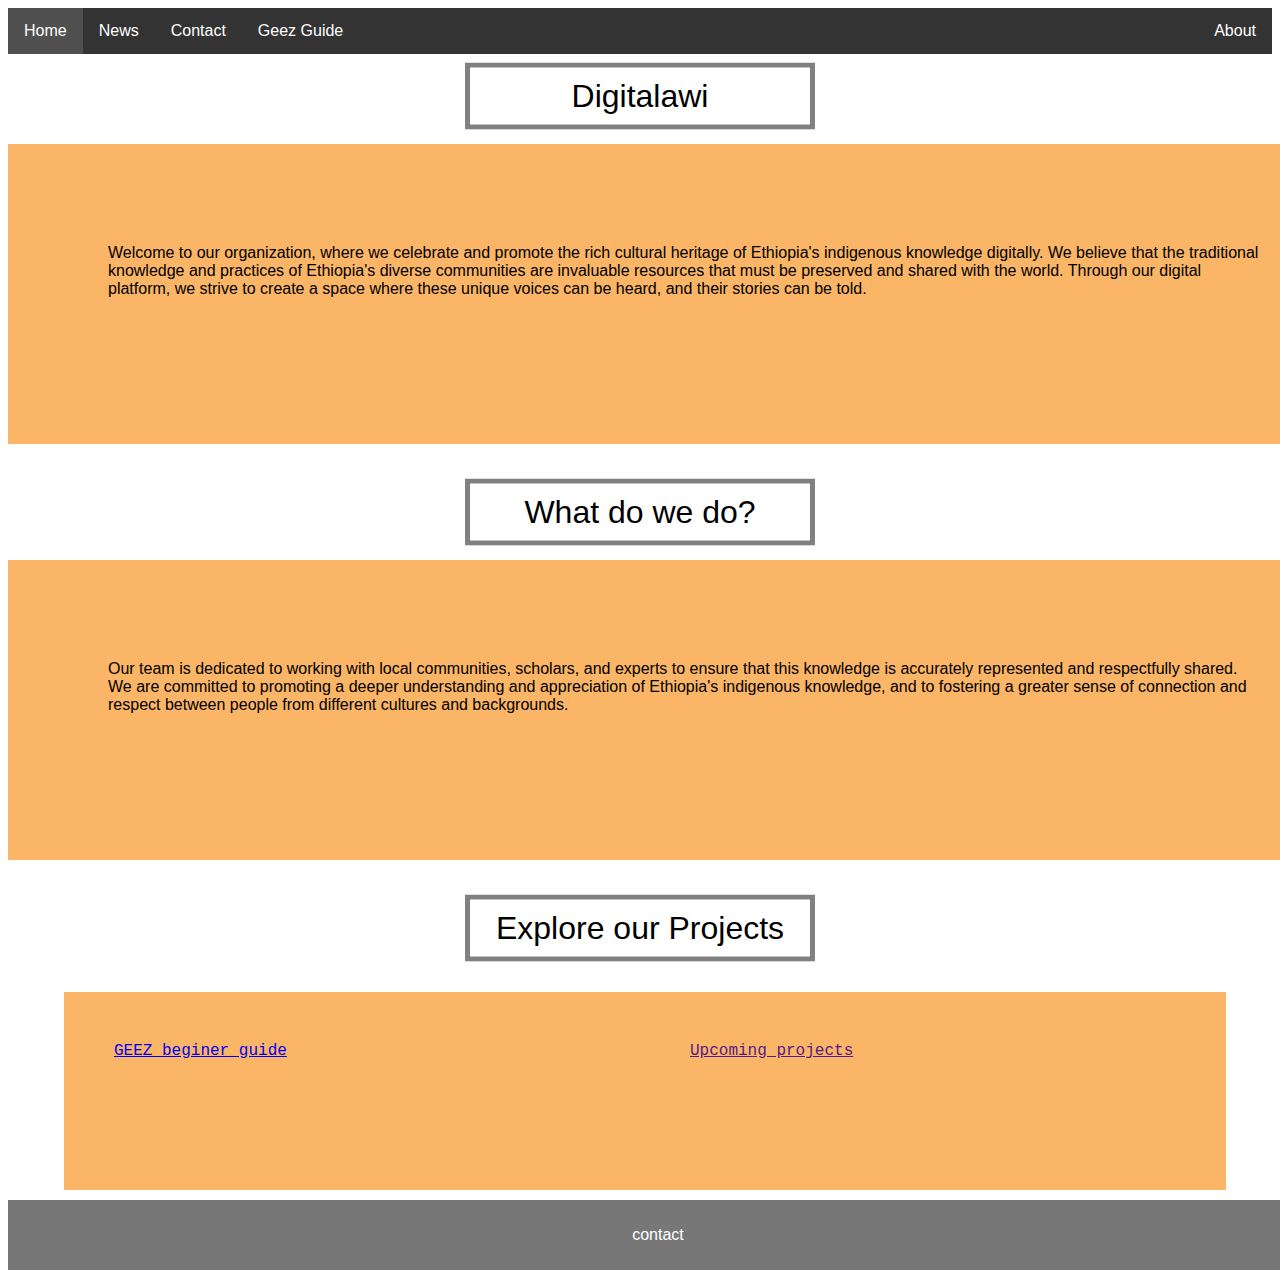
<file: index.html>
<!DOCTYPE html>
<!--[if lt IE 7]>      <html class="no-js lt-ie9 lt-ie8 lt-ie7"> <![endif]-->
<!--[if IE 7]>         <html class="no-js lt-ie9 lt-ie8"> <![endif]-->
<!--[if IE 8]>         <html class="no-js lt-ie9"> <![endif]-->
<!--[if gt IE 8]>      <html class="no-js"> <!--<![endif]-->
<html>
    <head>
        <meta charset="utf-8">
        <meta http-equiv="X-UA-Compatible" content="IE=edge">
        <title>Digital-awi</title>
        <meta name="description" content="geezdictionary">
        <meta name="viewport" content="width=device-width, initial-scale=1">
        <link rel="stylesheet" href="style.css">
    </head>
    <body>
        <nav  >
            <ul>
                <li><a class="active" href="index.html">Home</a></li>
                <li><a href="news.asp">News</a></li>
                <li><a href="contact.asp">Contact</a></li>
                <li><a target="_blank" href="guide.html">Geez Guide</a></li>
                <li style="float:right" ><a href="about.asp">About</a></li>
              </ul>  
        </nav>
        <p>
               <a id="one" href="">Digitalawi</a>
        </p>
        <cc>
            Welcome to our organization, where we celebrate and promote the rich cultural heritage of Ethiopia's indigenous knowledge digitally. We believe that the traditional knowledge and practices of Ethiopia's diverse communities are invaluable resources that must be preserved and shared with the world. 
            Through our digital platform, we strive to create a space where these unique voices can be heard, and their stories can be told. 
        </cc>
        <p>
            <a id="two" href="">What do we do?</a>
     </p>
     <dd>
        Our team is dedicated to working with local communities, scholars, and experts to ensure that this knowledge is accurately represented and respectfully shared. We are committed to promoting a deeper understanding and appreciation of Ethiopia's indigenous knowledge, and to fostering a greater sense of connection and respect between people from different cultures and backgrounds.
     </dd>
     <p>
        <a id="three" href="">Explore our Projects</a>
     </p>
     <ee>
        <a target=”_blank” href="guide.html">GEEZ beginer guide</a>
     </ee>
     <ff>
        <a href="">Upcoming projects</a>
     </ff>
     <footer>
       <p> contact </p>
     </footer>
</html>
</file>
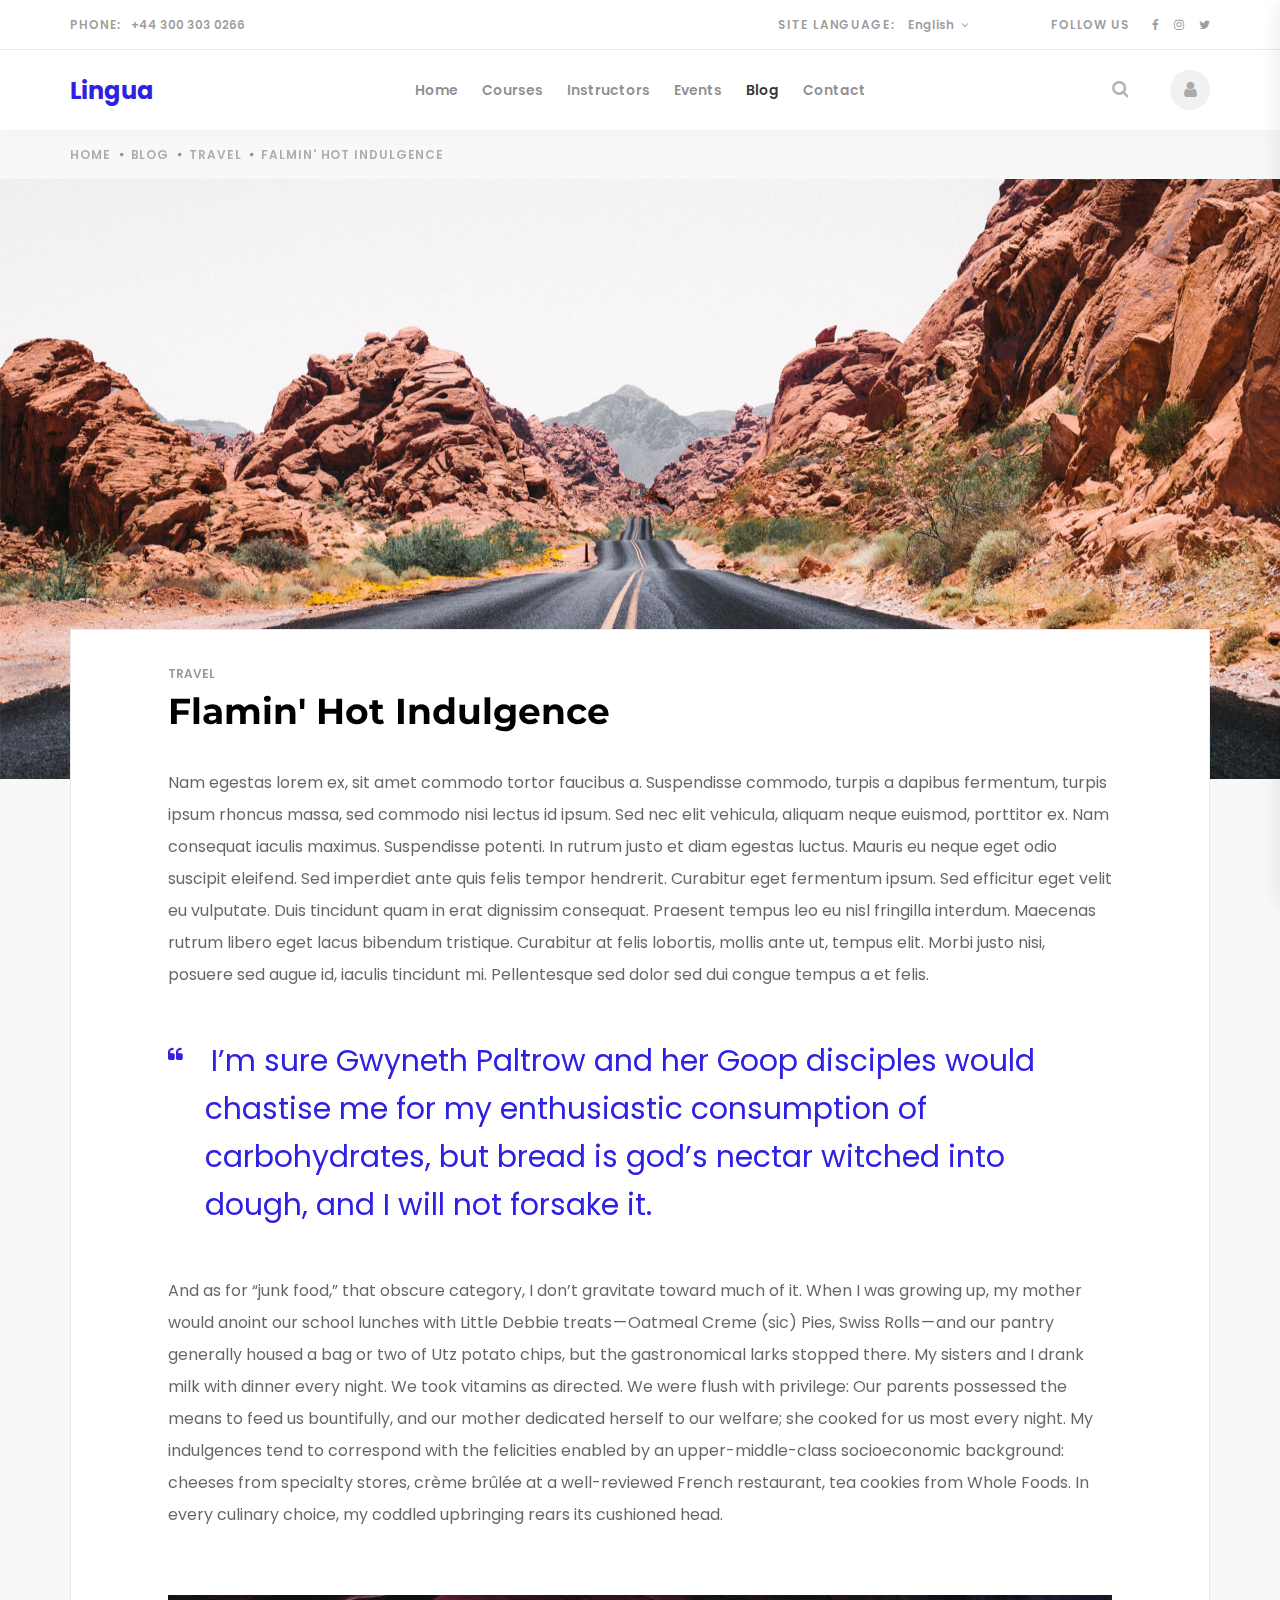
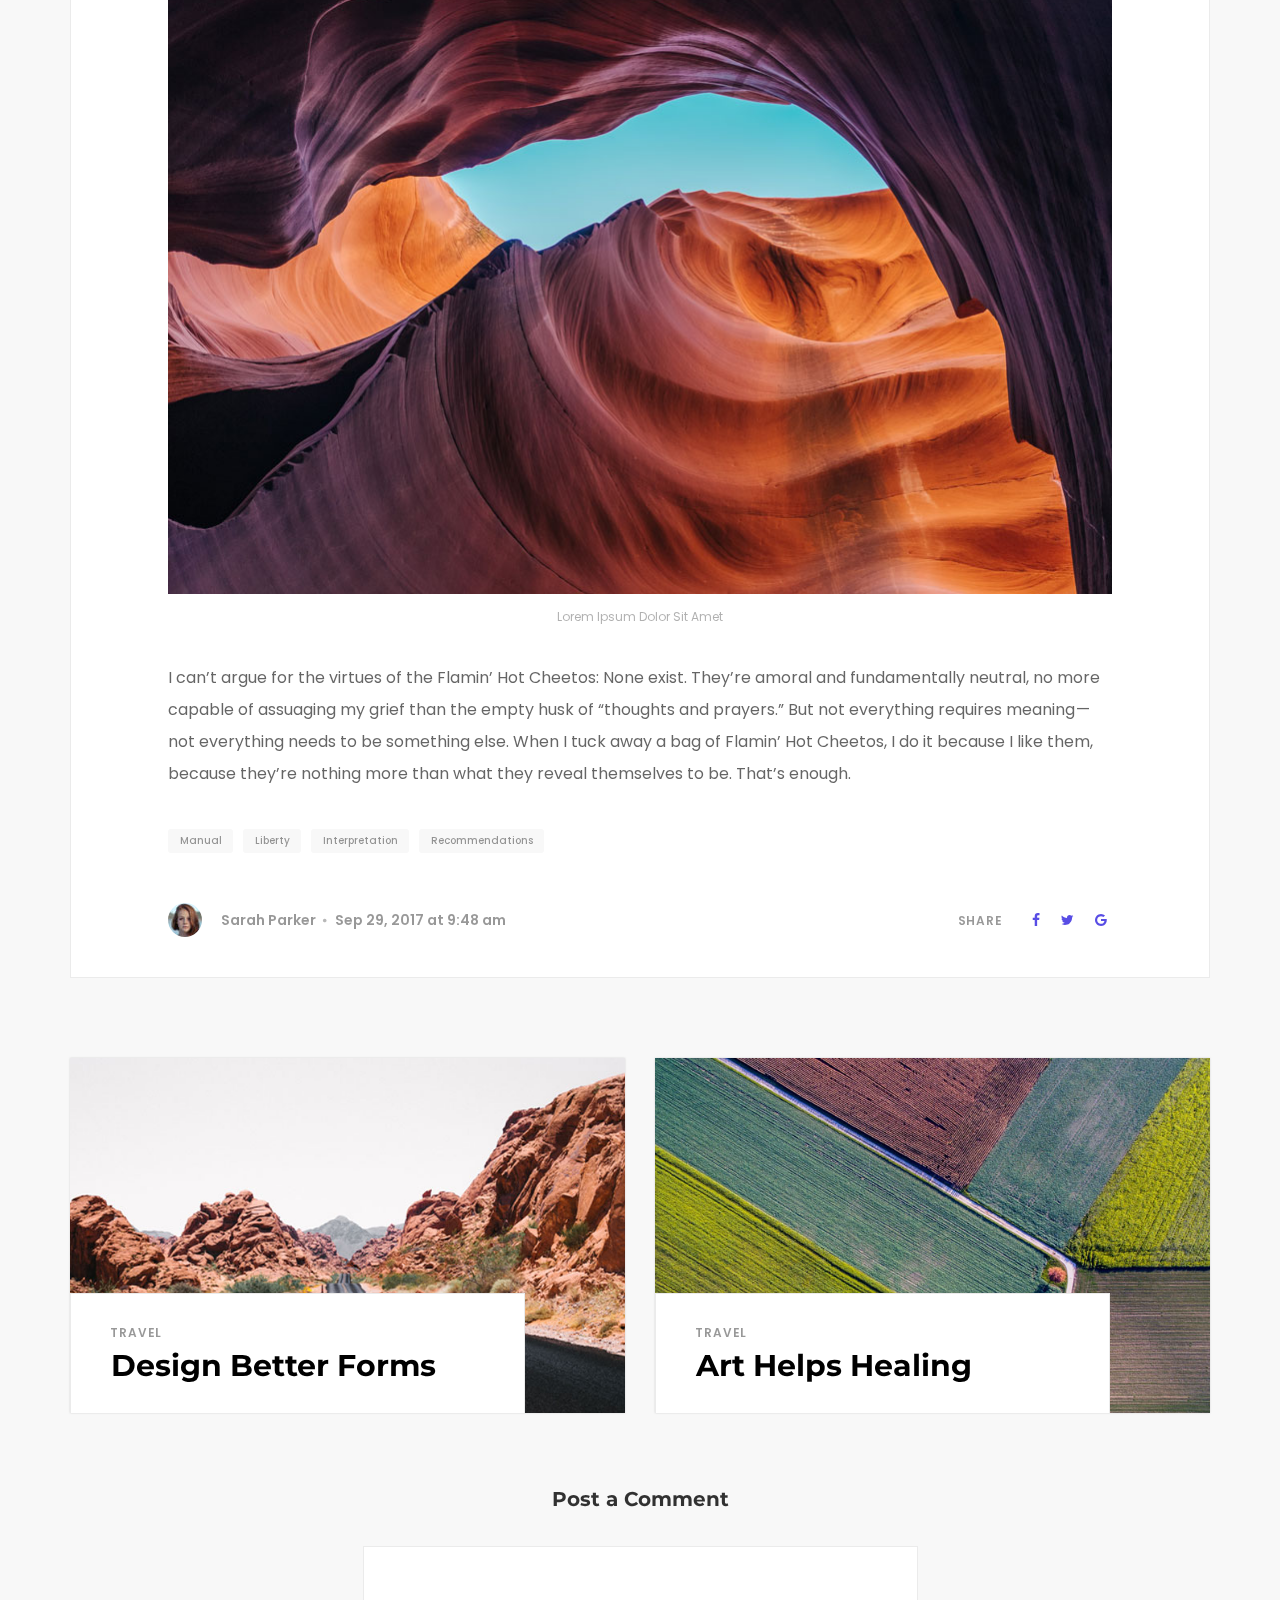
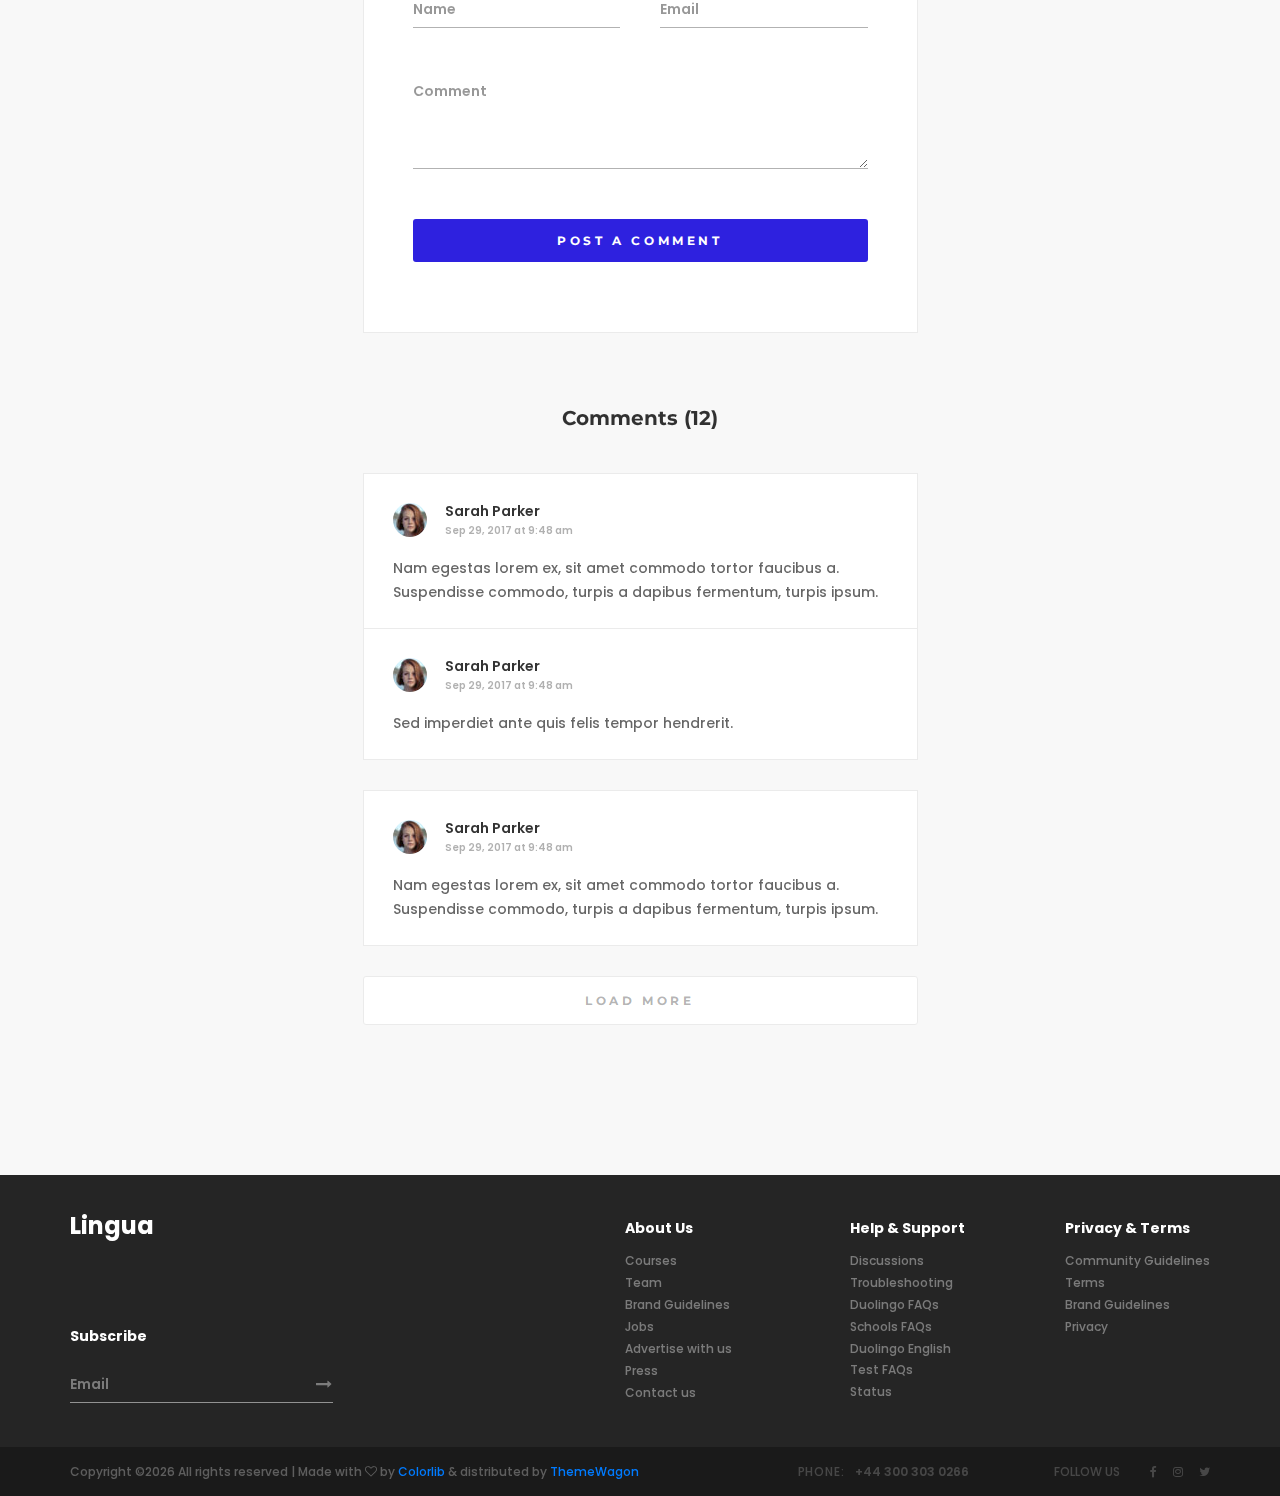
<file: blog single.html>
<!DOCTYPE html>
<html lang="en">
<head>
<title>Blog Single</title>
<meta charset="utf-8">
<meta http-equiv="X-UA-Compatible" content="IE=edge">
<meta name="description" content="Lingua project">
<meta name="viewport" content="width=device-width, initial-scale=1">
<link rel="stylesheet" type="text/css" href="styles/bootstrap4/bootstrap.min.css">
<link href="plugins/font-awesome-4.7.0/css/font-awesome.min.css" rel="stylesheet" type="text/css">
<link rel="stylesheet" type="text/css" href="plugins/OwlCarousel2-2.2.1/owl.carousel.css">
<link rel="stylesheet" type="text/css" href="plugins/OwlCarousel2-2.2.1/owl.theme.default.css">
<link rel="stylesheet" type="text/css" href="plugins/OwlCarousel2-2.2.1/animate.css">
<link href="plugins/video-js/video-js.css" rel="stylesheet" type="text/css">
<link rel="stylesheet" type="text/css" href="styles/blog_single.css">
<link rel="stylesheet" type="text/css" href="styles/blog_single_responsive.css">
</head>
<body>

<div class="super_container">

	<!-- Header -->

	<header class="header">
			
		<!-- Top Bar -->
		<div class="top_bar">
			<div class="top_bar_container">
				<div class="container">
					<div class="row">
						<div class="col">
							<div class="top_bar_content d-flex flex-row align-items-center justify-content-start">
								<div class="top_bar_phone"><span class="top_bar_title">phone:</span>+44 300 303 0266</div>
								<div class="top_bar_right ml-auto">

									<!-- Language -->
									<div class="top_bar_lang">
										<span class="top_bar_title">site language:</span>
										<ul class="lang_list">
											<li class="hassubs">
												<a href="#">English<i class="fa fa-angle-down" aria-hidden="true"></i></a>
												<ul>
													<li><a href="#">Ukrainian</a></li>
													<li><a href="#">Japanese</a></li>
													<li><a href="#">Lithuanian</a></li>
													<li><a href="#">Swedish</a></li>
													<li><a href="#">Italian</a></li>
												</ul>
											</li>
										</ul>
									</div>

									<!-- Social -->
									<div class="top_bar_social">
										<span class="top_bar_title social_title">follow us</span>
										<ul>
											<li><a href="#"><i class="fa fa-facebook" aria-hidden="true"></i></a></li>
											<li><a href="#"><i class="fa fa-instagram" aria-hidden="true"></i></a></li>
											<li><a href="#"><i class="fa fa-twitter" aria-hidden="true"></i></a></li>
										</ul>
									</div>
								</div>
							</div>
						</div>
					</div>
				</div>
			</div>				
		</div>

		<!-- Header Content -->
		<div class="header_container">
			<div class="container">
				<div class="row">
					<div class="col">
						<div class="header_content d-flex flex-row align-items-center justify-content-start">
							<div class="logo_container mr-auto">
								<a href="#">
									<div class="logo_text">Lingua</div>
								</a>
							</div>
							<nav class="main_nav_contaner">
								<ul class="main_nav">
									<li><a href="index.html">Home</a></li>
									<li><a href="courses.html">Courses</a></li>
									<li><a href="instructors.html">Instructors</a></li>
									<li><a href="#">Events</a></li>
									<li class="active"><a href="blog.html">Blog</a></li>
									<li><a href="contact.html">Contact</a></li>
								</ul>
							</nav>
							<div class="header_content_right ml-auto text-right">
								<div class="header_search">
									<div class="search_form_container">
										<form action="#" id="search_form" class="search_form trans_400">
											<input type="search" class="header_search_input trans_400" placeholder="Type for Search" required="required">
											<div class="search_button">
												<i class="fa fa-search" aria-hidden="true"></i>
											</div>
										</form>
									</div>
								</div>

								<!-- Hamburger -->

								<div class="user"><a href="#"><i class="fa fa-user" aria-hidden="true"></i></a></div>
								<div class="hamburger menu_mm">
									<i class="fa fa-bars menu_mm" aria-hidden="true"></i>
								</div>
							</div>

						</div>
					</div>
				</div>
			</div>
		</div>

	</header>

	<!-- Menu -->

	<div class="menu d-flex flex-column align-items-end justify-content-start text-right menu_mm trans_400">
		<div class="menu_close_container"><div class="menu_close"><div></div><div></div></div></div>
		<div class="search">
			<form action="#" class="header_search_form menu_mm">
				<input type="search" class="search_input menu_mm" placeholder="Search" required="required">
				<button class="header_search_button d-flex flex-column align-items-center justify-content-center menu_mm">
					<i class="fa fa-search menu_mm" aria-hidden="true"></i>
				</button>
			</form>
		</div>
		<nav class="menu_nav">
			<ul class="menu_mm">
				<li class="menu_mm"><a href="index.html">Home</a></li>
				<li class="menu_mm"><a href="courses.html">Courses</a></li>
				<li class="menu_mm"><a href="instructors.html">Instructors</a></li>
				<li class="menu_mm"><a href="#">Events</a></li>
				<li class="menu_mm"><a href="blog.html">Blog</a></li>
				<li class="menu_mm"><a href="contact.html">Contact</a></li>
			</ul>
		</nav>
		<div class="menu_extra">
			<div class="menu_phone"><span class="menu_title">phone:</span>+44 300 303 0266</div>
			<div class="menu_social">
				<span class="menu_title">follow us</span>
				<ul>
					<li><a href="#"><i class="fa fa-facebook" aria-hidden="true"></i></a></li>
					<li><a href="#"><i class="fa fa-instagram" aria-hidden="true"></i></a></li>
					<li><a href="#"><i class="fa fa-twitter" aria-hidden="true"></i></a></li>
				</ul>
			</div>
		</div>
	</div>
	
	<!-- Home -->

	<div class="home">
		<div class="breadcrumbs_container">
			<div class="container">
				<div class="row">
					<div class="col">
						<ul class="breadcrumbs_list d-flex flex-row align-items-center justify-content-start">
							<li><a href="index.html">home</a></li>
							<li><a href="blog.html">blog</a></li>
							<li><a href="blog.html">travel</a></li>
							<li>falmin' hot indulgence</li>
						</ul>
					</div>
				</div>
			</div>
		</div>
	</div>

	<!-- Blog Image -->

	<div class="blog_top_image">
		<div class="blog_top">
			<div class="blog_background parallax-window" data-parallax="scroll" data-image-src="images/blog_background.jpg" data-speed="0.8"></div>
		</div>
	</div>

	<!-- Blog Content -->

	<div class="blog_container">
		<div class="container">
			<div class="row blog_content_row">
				<div class="col">
					<div class="blog_content">
						<div class="blog_post_title_container">
							<div class="blog_category"><a href="#">travel</a></div>
							<div class="blog_title">Flamin' Hot Indulgence</div>
						</div>
						<div class="blog_text">
							<p>Nam egestas lorem ex, sit amet commodo tortor faucibus a. Suspendisse commodo, turpis a dapibus fermentum, turpis ipsum rhoncus massa, sed commodo nisi lectus id ipsum. Sed nec elit vehicula, aliquam neque euismod, porttitor ex. Nam consequat iaculis maximus. Suspendisse potenti. In rutrum justo et diam egestas luctus. Mauris eu neque eget odio suscipit eleifend. Sed imperdiet ante quis felis tempor hendrerit. Curabitur eget fermentum ipsum. Sed efficitur eget velit eu vulputate. Duis tincidunt quam in erat dignissim consequat. Praesent tempus leo eu nisl fringilla interdum. Maecenas rutrum libero eget lacus bibendum tristique. Curabitur at felis lobortis, mollis ante ut, tempus elit. Morbi justo nisi, posuere sed augue id, iaculis tincidunt mi. Pellentesque sed dolor sed dui congue tempus a et felis.</p>
							<div class="blog_quote"><span></span>I’m sure Gwyneth Paltrow and her Goop disciples would chastise me for my enthusiastic consumption of carbohydrates, but bread is god’s nectar witched into dough, and I will not forsake it.</div>
							<p>And as for “junk food,” that obscure category, I don’t gravitate toward much of it. When I was growing up, my mother would anoint our school lunches with Little Debbie treats — Oatmeal Creme (sic) Pies, Swiss Rolls — and our pantry generally housed a bag or two of Utz potato chips, but the gastronomical larks stopped there. My sisters and I drank milk with dinner every night. We took vitamins as directed. We were flush with privilege: Our parents possessed the means to feed us bountifully, and our mother dedicated herself to our welfare; she cooked for us most every night. My indulgences tend to correspond with the felicities enabled by an upper-middle-class socioeconomic background: cheeses from specialty stores, crème brûlée at a well-reviewed French restaurant, tea cookies from Whole Foods. In every culinary choice, my coddled upbringing rears its cushioned head.</p>
							<figure class="blog_post_image">
								<img src="images/blog_post_image.jpg" alt="">
								<figcaption>Lorem Ipsum Dolor Sit Amet</figcaption>
							</figure>
							<p>I can’t argue for the virtues of the Flamin’ Hot Cheetos: None exist. They’re amoral and fundamentally neutral, no more capable of assuaging my grief than the empty husk of “thoughts and prayers.” But not everything requires meaning — not everything needs to be something else. When I tuck away a bag of Flamin’ Hot Cheetos, I do it because I like them, because they’re nothing more than what they reveal themselves to be. That’s enough.</p>
						</div>
						<div class="blog_tags">
							<ul>
								<li><a href="#">Manual</a></li>
								<li><a href="#">Liberty</a></li>
								<li><a href="#">Interpretation</a></li>
								<li><a href="#">Recommendations</a></li>
							</ul>
						</div>
						<div class="blog_post_footer d-flex flex-lg-row flex-column align-items-lg-center align-items-start justify-content-start">
							<div class="blog_post_author d-flex flex-row align-items-center justify-content-start">
								<div class="author_image"><div><img src="images/blog_author.jpg" alt=""></div></div>
								<div class="author_info">
									<ul>
										<li><a href="#">Sarah Parker</a></li>
										<li>Sep 29, 2017 at 9:48 am</li>
									</ul>
								</div>
							</div>
							<div class="blog_post_share ml-lg-auto">
								<span>share</span>
								<ul>
									<li><a href="#"><i class="fa fa-facebook" aria-hidden="true"></i></a></li>
									<li><a href="#"><i class="fa fa-twitter" aria-hidden="true"></i></a></li>
									<li><a href="#"><i class="fa fa-google" aria-hidden="true"></i></a></li>
								</ul>
							</div>
						</div>
					</div>
				</div>
			</div>
			
			<!-- Similar Posts -->

			<div class="row similar_posts">

				<!-- Blog Post -->
				<div class="col-lg-6">
					<div class="blog_post">
						<div class="blog_image" style="background-image:url(images/blog_7.jpg)"></div>
						<div class="blog_title_container">
							<div class="blog_post_category"><a href="#">travel</a></div>
							<div class="blog_post_title"><a href="blog_single.html">Design Better Forms</a></div>
							<div class="blog_post_text">
								<p>Whether it is a signup flow, a multi-view stepper, or a monotonous data entry interface, forms are one of the most important components of digital product design.</p>
							</div>
							<div class="read_more"><a href="blog_single.html">Read More <img src="images/right.png" alt=""></a></div>
						</div>
					</div>
				</div>

				<!-- Blog Post -->
				<div class="col-lg-6">
					<div class="blog_post">
						<div class="blog_image" style="background-image:url(images/blog_8.jpg)"></div>
						<div class="blog_title_container">
							<div class="blog_post_category"><a href="#">travel</a></div>
							<div class="blog_post_title"><a href="blog_single.html">Art Helps Healing</a></div>
							<div class="blog_post_text">
								<p>Whether it is a signup flow, a multi-view stepper, or a monotonous data entry interface, forms are one of the most important components of digital product design.</p>
							</div>
							<div class="read_more"><a href="blog_single.html">Read More <img src="images/right.png" alt=""></a></div>
						</div>
					</div>
				</div>
			</div>

			<div class="row register">
				<div class="col-lg-6 offset-lg-3">
					<div class="register_form_title">Post a Comment</div>
					<div class="register_form_container">
						<form action="#" id="register_form" class="register_form">
							<div class="row register_row">
								<div class="col-lg-6 register_col">
									<input type="text" class="form_input" placeholder="Name" required="required">
								</div>
								<div class="col-lg-6 register_col">
									<input type="email" class="form_input" placeholder="Email" required="required">
								</div>
								<div class="col-lg-12">
									<textarea class="form_input form_text" placeholder="Comment" required="required"></textarea>
								</div>
								<div class="col">
									<button type="submit" class="form_button trans_200">post a comment</button>
								</div>
							</div>
						</form>
					</div>
				</div>
			</div>

			<div class="row comments">
				<div class="col-lg-6 offset-lg-3">
					<div class="comments_title">Comments <span>(12)</span></div>
					<div class="comments_container">
						<ul class="comments_list">
							<li class="comment">
								<div class="comment_content">
									<div class="comment_title_container d-flex flex-row align-items-center justify-content-start">
										<div class="comment_image"><div><img src="images/blog_author.jpg" alt=""></div></div>
										<div class="comment_info">
											<div class="comment_name"><a href="#">Sarah Parker</a></div>
											<div class="comment_time">Sep 29, 2017 at 9:48 am</div>
										</div>
									</div>
									<div class="comment_text">
										<p>Nam egestas lorem ex, sit amet commodo tortor faucibus a. Suspendisse commodo, turpis a dapibus fermentum, turpis ipsum.</p>
									</div>
								</div>
								<ul>
									<li class="comment">
										<div class="comment_content">
											<div class="comment_title_container d-flex flex-row align-items-center justify-content-start">
												<div class="comment_image"><div><img src="images/blog_author.jpg" alt=""></div></div>
												<div class="comment_info">
													<div class="comment_name"><a href="#">Sarah Parker</a></div>
													<div class="comment_time">Sep 29, 2017 at 9:48 am</div>
												</div>
											</div>
											<div class="comment_text">
												<p>Sed imperdiet ante quis felis tempor hendrerit.</p>
											</div>
										</div>
									</li>
								</ul>
							</li>
							<li class="comment">
								<div class="comment_content">
									<div class="comment_title_container d-flex flex-row align-items-center justify-content-start">
										<div class="comment_image"><div><img src="images/blog_author.jpg" alt=""></div></div>
										<div class="comment_info">
											<div class="comment_name"><a href="#">Sarah Parker</a></div>
											<div class="comment_time">Sep 29, 2017 at 9:48 am</div>
										</div>
									</div>
									<div class="comment_text">
										<p>Nam egestas lorem ex, sit amet commodo tortor faucibus a. Suspendisse commodo, turpis a dapibus fermentum, turpis ipsum.</p>
									</div>
								</div>
							</li>
						</ul>
					</div>
					<div class="comments_more">
						<div class="comments_more_button"><a href="#">load more</a></div>
					</div>
				</div>
			</div>
		</div>
	</div>

	<!-- Footer -->

	<footer class="footer">
		<div class="footer_body">
			<div class="container">
				<div class="row">

					<!-- Newsletter -->
					<div class="col-lg-3 footer_col">
						<div class="newsletter_container d-flex flex-column align-items-start justify-content-end">
							<div class="footer_logo mb-auto"><a href="#">Lingua</a></div>
							<div class="footer_title">Subscribe</div>
							<form action="#" id="newsletter_form" class="newsletter_form">
								<input type="email" class="newsletter_input" placeholder="Email" required="required">
								<button class="newsletter_button"><i class="fa fa-long-arrow-right" aria-hidden="true"></i></button>
							</form>
						</div>
					</div>

					<!-- About -->
					<div class="col-lg-2 offset-lg-3 footer_col">
						<div>
							<div class="footer_title">About Us</div>
							<ul class="footer_list">
								<li><a href="#">Courses</a></li>
								<li><a href="#">Team</a></li>
								<li><a href="#">Brand Guidelines</a></li>
								<li><a href="#">Jobs</a></li>
								<li><a href="#">Advertise with us</a></li>
								<li><a href="#">Press</a></li>
								<li><a href="#">Contact us</a></li>
							</ul>
						</div>
					</div>

					<!-- Help & Support -->
					<div class="col-lg-2 footer_col">
						<div class="footer_title">Help & Support</div>
						<ul class="footer_list">
							<li><a href="#">Discussions</a></li>
							<li><a href="#">Troubleshooting</a></li>
							<li><a href="#">Duolingo FAQs</a></li>
							<li><a href="#">Schools FAQs</a></li>
							<li><a href="#">Duolingo English Test FAQs</a></li>
							<li><a href="#">Status</a></li>
						</ul>
					</div>

					<!-- Privacy -->
					<div class="col-lg-2 footer_col clearfix">
						<div>
							<div class="footer_title">Privacy & Terms</div>
							<ul class="footer_list">
								<li><a href="#">Community Guidelines</a></li>
								<li><a href="#">Terms</a></li>
								<li><a href="#">Brand Guidelines</a></li>
								<li><a href="#">Privacy</a></li>
							</ul>
						</div>
					</div>

				</div>
			</div>
		</div>
		<div class="copyright">
			<div class="container">
				<div class="row">
					<div class="col">
						<div class="copyright_content d-flex flex-md-row flex-column align-items-md-center align-items-start justify-content-start">
							<div class="cr"><!-- Link back to Colorlib can't be removed. Template is licensed under CC BY 3.0. -->
Copyright &copy;<script>document.write(new Date().getFullYear());</script> All rights reserved | Made with <i class="fa fa-heart-o" aria-hidden="true"></i> by <a href="https://colorlib.com" target="_blank">Colorlib</a> &amp; distributed by <a href="https://themewagon.com" target="_blank">ThemeWagon</a>
<!-- Link back to Colorlib can't be removed. Template is licensed under CC BY 3.0. --></div>
							<div class="cr_right ml-md-auto">
								<div class="footer_phone"><span class="cr_title">phone:</span>+44 300 303 0266</div>
								<div class="footer_social">
									<span class="cr_social_title">follow us</span>
									<ul>
										<li><a href="#"><i class="fa fa-facebook" aria-hidden="true"></i></a></li>
										<li><a href="#"><i class="fa fa-instagram" aria-hidden="true"></i></a></li>
										<li><a href="#"><i class="fa fa-twitter" aria-hidden="true"></i></a></li>
									</ul>
								</div>
							</div>
						</div>
					</div>
				</div>
			</div>
		</div>
	</footer>
</div>

<script src="js/jquery-3.2.1.min.js"></script>
<script src="styles/bootstrap4/popper.js"></script>
<script src="styles/bootstrap4/bootstrap.min.js"></script>
<script src="plugins/OwlCarousel2-2.2.1/owl.carousel.js"></script>
<script src="plugins/easing/easing.js"></script>
<script src="plugins/parallax-js-master/parallax.min.js"></script>
<script src="js/blog_single.js"></script>
</body>
</html>
</file>
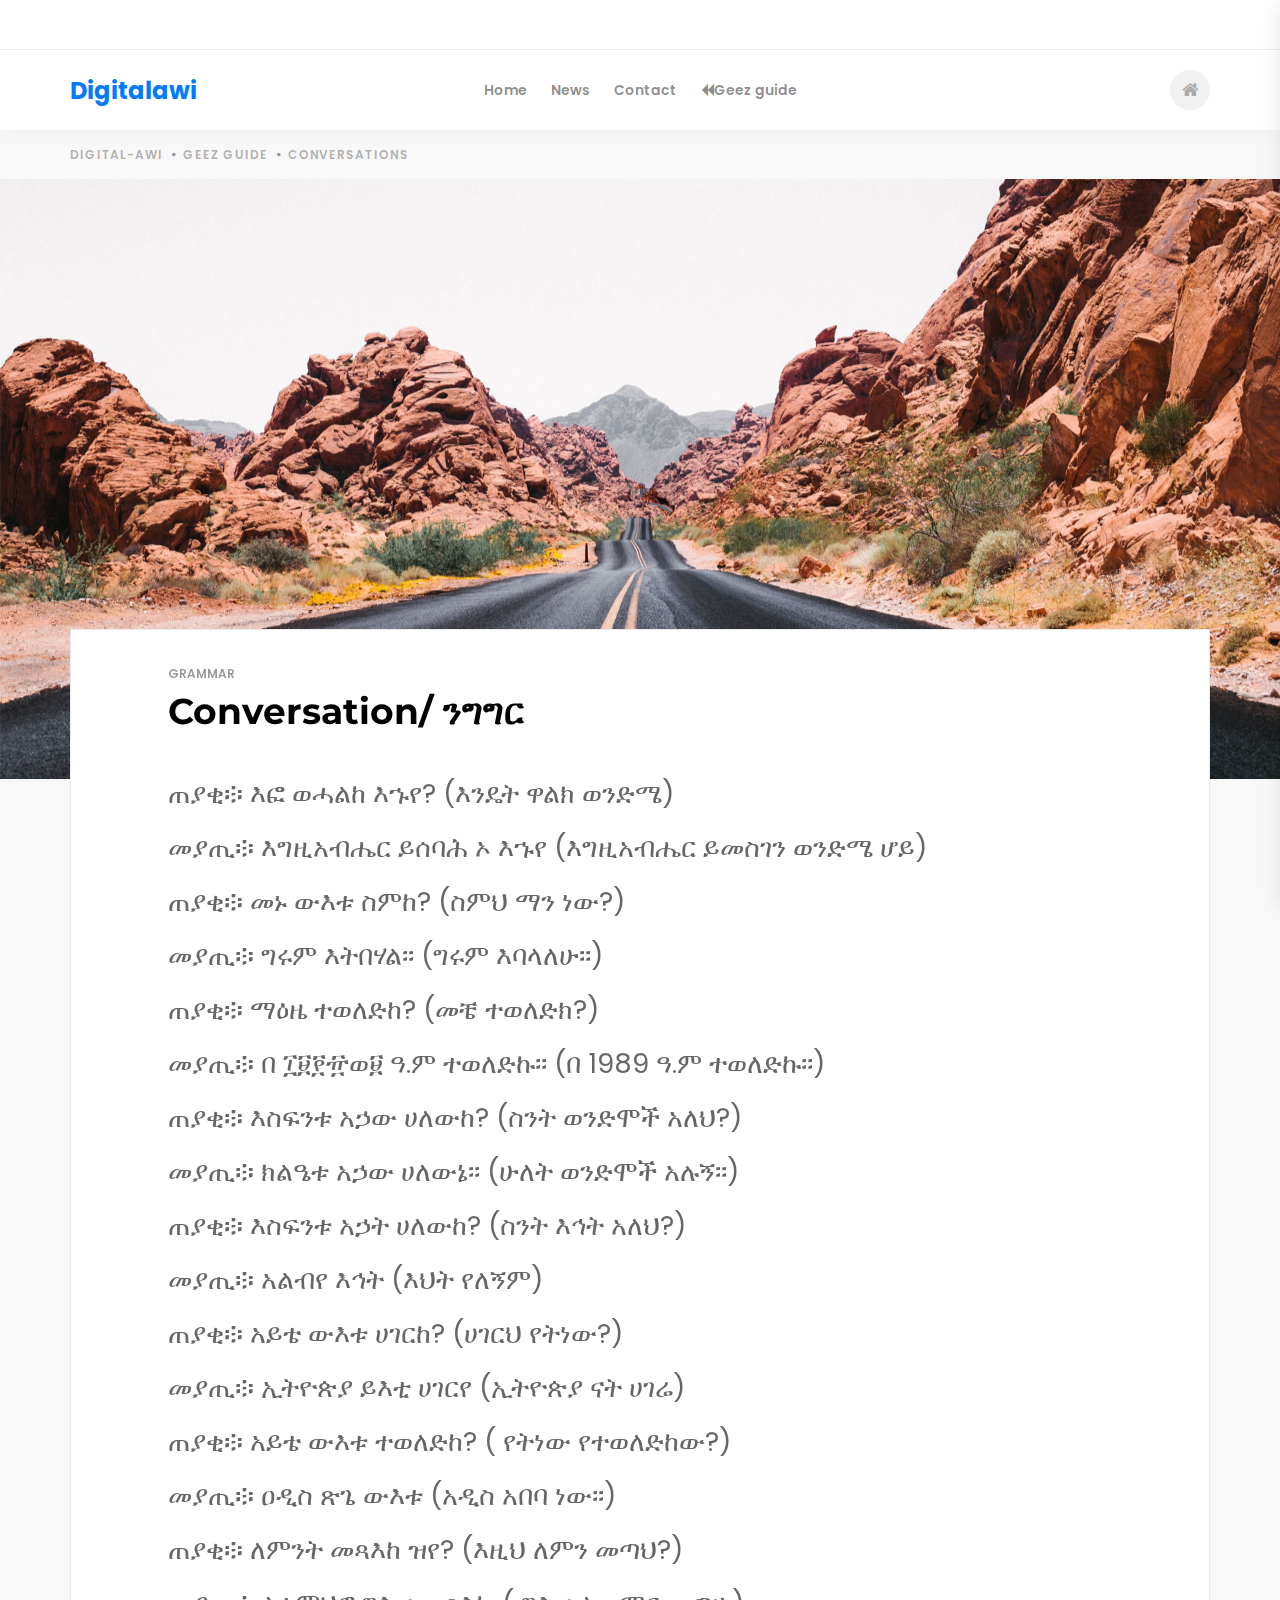
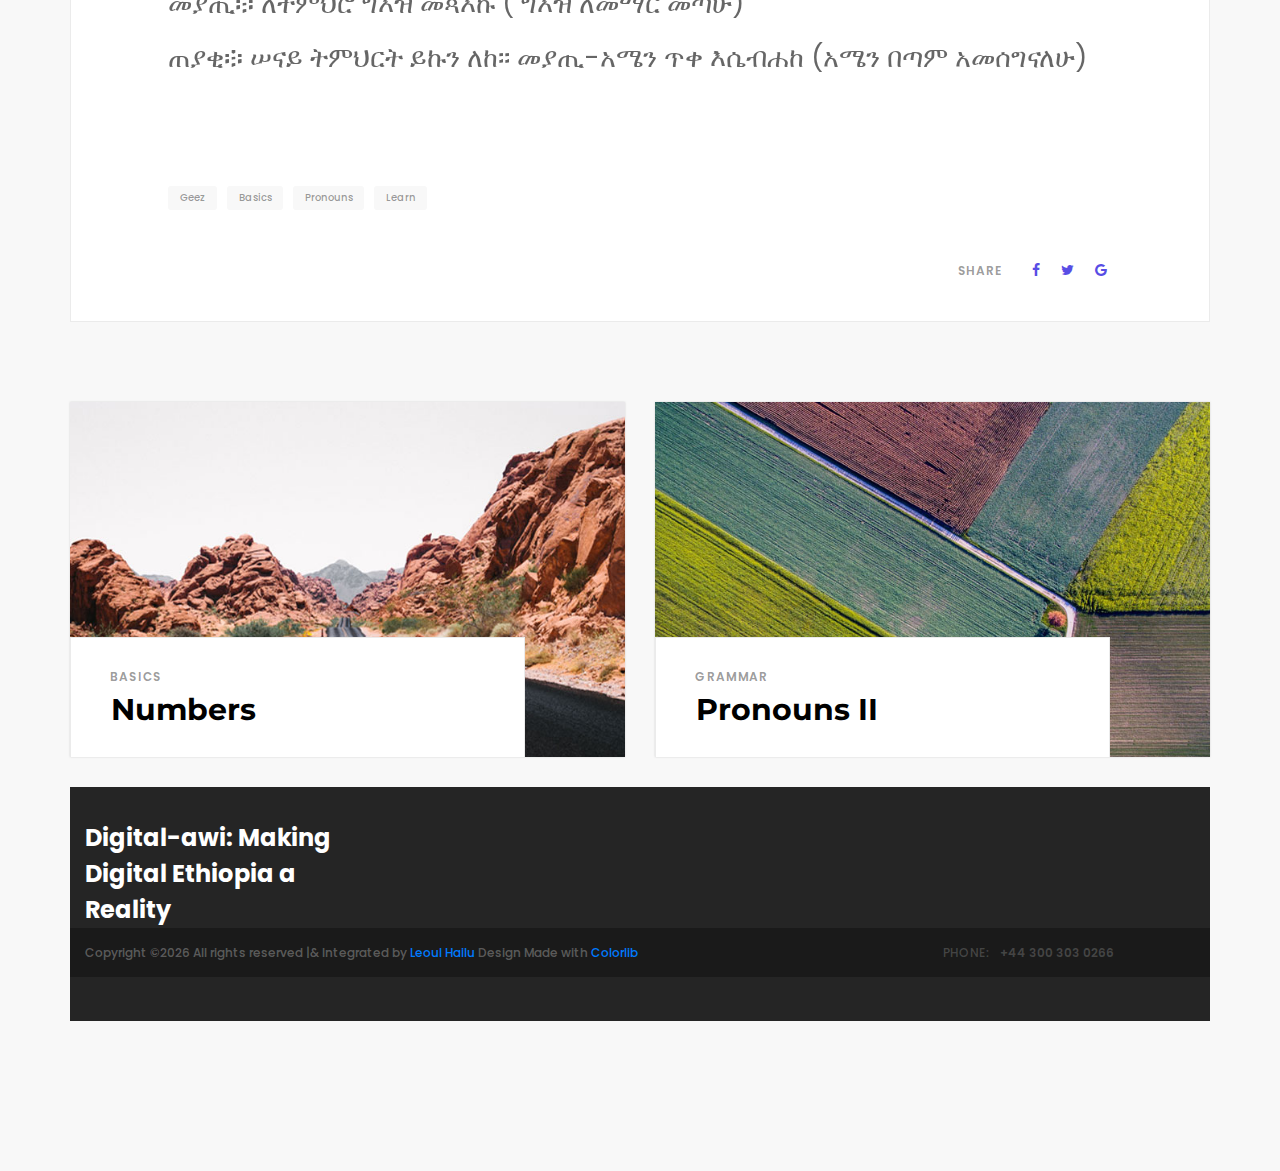
<file: convo.html>
<!DOCTYPE html>
<html lang="en">
<head>
<title>Pronouns/መራሕያን </title>
<meta charset="utf-8">
<meta http-equiv="X-UA-Compatible" content="IE=edge">
<meta name="description" content="Lingua project">
<meta name="viewport" content="width=device-width, initial-scale=1">
<link rel="stylesheet" type="text/css" href="styles/bootstrap4/bootstrap.min.css">
<link href="plugins/font-awesome-4.7.0/css/font-awesome.min.css" rel="stylesheet" type="text/css">
<link rel="stylesheet" type="text/css" href="plugins/OwlCarousel2-2.2.1/owl.carousel.css">
<link rel="stylesheet" type="text/css" href="plugins/OwlCarousel2-2.2.1/owl.theme.default.css">
<link rel="stylesheet" type="text/css" href="plugins/OwlCarousel2-2.2.1/animate.css">
<link href="plugins/video-js/video-js.css" rel="stylesheet" type="text/css">
<link rel="stylesheet" type="text/css" href="styles/blog_single.css">
<link rel="stylesheet" type="text/css" href="styles/blog_single_responsive.css">
</head>
<body>

<div class="super_container">

	<!-- Header -->

	<header class="header">
			
		<!-- Top Bar -->
		<div class="top_bar">
			<div class="top_bar_container">
				<div class="container">
				 	<div class="row">
						<div class="col">
							<div class="top_bar_content d-flex flex-row align-items-center justify-content-start">
							
								<div class="top_bar_right ml-auto">

									<!-- Language -->
									
									<!-- Social -->
									
								</div>
							</div>
						</div>
					</div>
				</div>
			</div>				
		</div>

		<!-- Header Content -->
		<div class="header_container">
			<div class="container">
				<div class="row">
					<div class="col">
						<div class="header_content d-flex flex-row align-items-center justify-content-start">
							<div class="logo_container mr-auto">
								<a href="#">
									<div class="logo_text"><a href="index.html" >Digitalawi</a></div>
								</a>
							</div>
							<nav class="main_nav_contaner">
								<ul class="main_nav">
									<li><a href="index.html">Home</a></li>
									<li><a href="courses.html">News</a></li>
									<li><a href="instructors.html">Contact</a></li>
									<li><a href="guide.html"><i class="fa fa-backward" aria-hidden="true"></i>Geez guide</a></li>
								<!--	<li class="active"><a href="blog.html">Blog</a></li>
									<li><a href="contact.html">Contact</a></li> -->
								</ul>
							</nav>
							<div class="header_content_right ml-auto text-right">
							<!--	<div class="header_search">
									<div class="search_form_container">
										<form action="#" id="search_form" class="search_form trans_400">
											<input type="search" class="header_search_input trans_400" placeholder="Type for Search" required="required">
											<div class="search_button">
												<i class="fa fa-search" aria-hidden="true"></i>
											</div> 
										</form>
									</div> 
								</div> -->

								<!-- Hamburger -->

								<div class="user"><a href="index.html"><i class="fa fa-home" aria-hidden="true"></i></a></div>
								<div class="hamburger menu_mm">
									<i class="fa fa-bars menu_mm" aria-hidden="true"></i>
								</div>
							</div>

						</div>
					</div>
				</div>
			</div>
		</div>

	</header>

	<!-- Menu -->

	<div class="menu d-flex flex-column align-items-end justify-content-start text-right menu_mm trans_400">
		<div class="menu_close_container"><div class="menu_close"><div></div><div></div></div></div>
		<!--<div class="search">
			<form action="#" class="header_search_form menu_mm">
				<input type="search" class="search_input menu_mm" placeholder="Search" required="required">
				<button class="header_search_button d-flex flex-column align-items-center justify-content-center menu_mm">
					<i class="fa fa-search menu_mm" aria-hidden="true"></i>
				</button>
			</form>
		</div> -->
		<nav class="menu_nav">
			<ul class="menu_mm">
				<li class="menu_mm"><a href="index.html">Home</a></li>
				<li class="menu_mm"><a href="courses.html">News</a></li>
				<li class="menu_mm"><a href="instructors.html">Contact</a></li>
				<li class="menu_mm"><a href="guide.html"><i class="fa fa-backward" aria-hidden="true"></i> Geez Guide</a></li>
			<!--	<li class="menu_mm"><a href="blog.html">Blog</a></li>
				<li class="menu_mm"><a href="contact.html">Contact</a></li> -->
			</ul>
		</nav>
		<div class="menu_extra">
			<!-- <div class="menu_phone"><span class="menu_title">phone:</span>+44 300 303 0266</div>
			<div class="menu_social">
				<span class="menu_title">follow us</span>
				<ul>
					<li><a href="#"><i class="fa fa-facebook" aria-hidden="true"></i></a></li>
					<li><a href="#"><i class="fa fa-instagram" aria-hidden="true"></i></a></li>
					<li><a href="#"><i class="fa fa-twitter" aria-hidden="true"></i></a></li> -->
				</ul>
			</div>
		</div>
	</div>
	
	<!-- Home -->

	<div class="home">
		<div class="breadcrumbs_container">
			<div class="container">
				<div class="row">
					<div class="col">
						<ul class="breadcrumbs_list d-flex flex-row align-items-center justify-content-start">
							<li><a href="index.html">Digital-awi</a></li>
							<li><a href="guide.html">Geez Guide</a></li>
							<li>Conversations</li>
						</ul>
					</div>
				</div>
			</div>
		</div>
	</div>

	<!-- Blog Image -->

	<div class="blog_top_image">
		<div class="blog_top">
			<div class="blog_background parallax-window" data-parallax="scroll" data-image-src="images/blog_background.jpg" data-speed="0.8"></div>
		</div>
	</div>

	<!-- Blog Content -->

	<div class="blog_container">
		<div class="container">
			<div class="row blog_content_row">
				<div class="col">
					<div class="blog_content">
						<div class="blog_post_title_container">
							<div class="blog_category"><a href="#">Grammar</a></div>
							<div class="blog_title">Conversation/ ንግግር </div>
						</div>
						<div class="blog_text">
							<p>
								</p>
							
							<p style="font-size: 3vh;">
                                ጠያቂ፨ እፎ ወሓልከ እኁየ?
                                (እንዴት ዋልክ ወንድሜ) <br>
                               መያጢ፨ እግዚአብሔር ይሰባሕ ኦ እኁየ (እግዚአብሔር ይመስገን ወንድሜ ሆይ) <br>
                               ጠያቂ፨ መኑ ውእቱ ስምከ?
                                (ስምህ ማን ነው?)<br>
                               መያጢ፨ ግሩም እትበሃል፡፡
                                (ግሩም እባላለሁ፡፡)<br>
                               ጠያቂ፨ ማዕዜ ተወለድከ?
                                (መቼ ተወለድክ?)<br>
                               መያጢ፨ በ ፲፱፻፹ወ፱ ዓ.ም ተወለድኩ፡፡
                                (በ 1989 ዓ.ም ተወለድኩ፡፡)<br>
                               ጠያቂ፨ እስፍንቱ አኃው ሀለውከ?
                                (ስንት ወንድሞች አለህ?)<br>
                               መያጢ፨ ክልዔቱ አኃው ሀለውኔ፡፡
                                (ሁለት ወንድሞች አሉኝ፡፡)<br>
                               ጠያቂ፨ እስፍንቱ አኃት ሀለውከ?
                                (ስንት እኅት አለህ?)<br>
                               መያጢ፨ አልብየ እኅት
                                (እህት የለኝም)<br>
                               ጠያቂ፨ አይቴ ውእቱ ሀገርከ?
                                (ሀገርህ የትነው?)<br>
                               መያጢ፨ ኢትዮጵያ ይእቲ ሀገርየ
                                (ኢትዮጵያ ናት ሀገሬ)<br>
                               ጠያቂ፨ አይቴ ውእቱ ተወለድከ?
                                ( የትነው የተወለድከው?)<br>
                               መያጢ፨ ዐዲስ ጽጌ ውእቱ
                                (አዲስ አበባ ነው፡፡)<br>
                               ጠያቂ፨ ለምንት መጻእከ ዝየ?
                                (እዚህ ለምን መጣህ?)<br>
                               መያጢ፨ ለተምህሮ ግእዝ መጻእኩ
                                ( ግእዝ ለመማር መጣሁ)<br>
                               ጠያቂ፨ ሠናይ ትምህርት ይኩን ለከ፡፡
                               መያጢ-አሜን ጥቀ እሴብሐከ
                               (አሜን በጣም አመሰግናለሁ)</p><br>
								
								
								</p>
								
							<figure class="blog_post_image">
								
							</figure>
							<p></p>
						</div>
						<div class="blog_tags">
							<ul>
								<li><a href="#">Geez</a></li>
								<li><a href="#">Basics</a></li>
								<li><a href="#">Pronouns</a></li>
								<li><a href="#">Learn</a></li>
							</ul>
						</div>
						<div class="blog_post_footer d-flex flex-lg-row flex-column align-items-lg-center align-items-start justify-content-start">
						 	<div class="blog_post_author d-flex flex-row align-items-center justify-content-start">
								<!--<div class="author_image"><div><img src="images/blog_author.jpg" alt=""></div></div>
								<div class="author_info">
									<ul>
										<li><a href="#">Sarah Parker</a></li>
										<li>Sep 29, 2017 at 9:48 am</li>
									</ul>
								</div> -->
							</div>
							<div class="blog_post_share ml-lg-auto">
								<span>share</span>
								<ul>
									<li><a href="#"><i class="fa fa-facebook" aria-hidden="true"></i></a></li>
									<li><a href="#"><i class="fa fa-twitter" aria-hidden="true"></i></a></li>
									<li><a href="#"><i class="fa fa-google" aria-hidden="true"></i></a></li>
								</ul>
							</div>
						</div>
					</div>
				</div>
			</div>
			
			<!-- Similar Posts -->

			<div class="row similar_posts">

				<!-- Blog Post -->
				<div class="col-lg-6">
					<div class="blog_post">
						<div class="blog_image" style="background-image:url(images/blog_7.jpg)"></div>
						<div class="blog_title_container">
							<div class="blog_post_category"><a href="#">Basics</a></div>
							<div class="blog_post_title"><a href="blog_single.html">Numbers</a></div>
							<div class="blog_post_text">
								<p>Learn the numbers in Geez.</p>
							</div>
							<div class="read_more"><a href="blog_single.html">Read More <img src="images/right.png" alt=""></a></div>
						</div>
					</div>
				</div>

				<!-- Blog Post -->
				<div class="col-lg-6">
					<div class="blog_post">
						<div class="blog_image" style="background-image:url(images/blog_8.jpg)"></div>
						<div class="blog_title_container">
							<div class="blog_post_category"><a href="#">Grammar</a></div>
							<div class="blog_post_title"><a href="blog_single.html">Pronouns II</a></div>
							<div class="blog_post_text">
								<p>Let us learn the basics of Geez by learning the pronouns. They can help us to refer people and things in an accurate manner.</p>
							</div>
							<div class="read_more"><a href="blog_single.html">Read More <img src="images/right.png" alt=""></a></div>
						</div>
					</div>
				</div>
			</div>
         <!--
			<div class="row register">
				<div class="col-lg-6 offset-lg-3">
					<div class="register_form_title">Post a Comment</div>
					<div class="register_form_container">
						<form action="#" id="register_form" class="register_form">
							<div class="row register_row">
								<div class="col-lg-6 register_col">
									<input type="text" class="form_input" placeholder="Name" required="required">
								</div>
								<div class="col-lg-6 register_col">
									<input type="email" class="form_input" placeholder="Email" required="required">
								</div>
								<div class="col-lg-12">
									<textarea class="form_input form_text" placeholder="Comment" required="required"></textarea>
								</div>
								<div class="col">
									<button type="submit" class="form_button trans_200">post a comment</button>
								</div>
							</div>
						</form>
					</div>
				</div>
			</div>

			<div class="row comments">
				<div class="col-lg-6 offset-lg-3">
					<div class="comments_title">Comments <span>(12)</span></div>
					<div class="comments_container">
						<ul class="comments_list">
							<li class="comment">
								<div class="comment_content">
									<div class="comment_title_container d-flex flex-row align-items-center justify-content-start">
										<div class="comment_image"><div><img src="images/blog_author.jpg" alt=""></div></div>
										<div class="comment_info">
											<div class="comment_name"><a href="#">Sarah Parker</a></div>
											<div class="comment_time">Sep 29, 2017 at 9:48 am</div>
										</div>
									</div>
									<div class="comment_text">
										<p>Nam egestas lorem ex, sit amet commodo tortor faucibus a. Suspendisse commodo, turpis a dapibus fermentum, turpis ipsum.</p>
									</div>
								</div>
								<ul>
									<li class="comment">
										<div class="comment_content">
											<div class="comment_title_container d-flex flex-row align-items-center justify-content-start">
												<div class="comment_image"><div><img src="images/blog_author.jpg" alt=""></div></div>
												<div class="comment_info">
													<div class="comment_name"><a href="#">Sarah Parker</a></div>
													<div class="comment_time">Sep 29, 2017 at 9:48 am</div>
												</div>
											</div>
											<div class="comment_text">
												<p>Sed imperdiet ante quis felis tempor hendrerit.</p>
											</div>
										</div>
									</li>
								</ul>
							</li>
							<li class="comment">
								<div class="comment_content">
									<div class="comment_title_container d-flex flex-row align-items-center justify-content-start">
										<div class="comment_image"><div><img src="images/blog_author.jpg" alt=""></div></div>
										<div class="comment_info">
											<div class="comment_name"><a href="#">Sarah Parker</a></div>
											<div class="comment_time">Sep 29, 2017 at 9:48 am</div>
										</div>
									</div>
									<div class="comment_text">
										<p>Nam egestas lorem ex, sit amet commodo tortor faucibus a. Suspendisse commodo, turpis a dapibus fermentum, turpis ipsum.</p>
									</div>
								</div>
							</li>
						</ul>
					</div>
					<div class="comments_more">
						<div class="comments_more_button"><a href="#">load more</a></div>
					</div>
				</div>
			</div>
		</div>
	</div> -->

	<!-- Footer -->

	<footer class="footer">
		<div class="footer_body">
			<div class="container">
				<div class="row">

					<!-- Newsletter -->
					<div class="col-lg-3 footer_col">
						<div class="newsletter_container d-flex flex-column align-items-start justify-content-end">
							<div class="footer_logo mb-auto"><a href="#">Digital-awi: Making Digital Ethiopia a Reality </a></div>
						  <!--  <div class="footer_title">Subscribe</div>
							<form action="#" id="newsletter_form" class="newsletter_form">
								<input type="email" class="newsletter_input" placeholder="Email" required="required">
								<button class="newsletter_button"><i class="fa fa-long-arrow-right" aria-hidden="true"></i></button>
							</form>
						</div>
					</div>

					<!-- About --
					<div class="col-lg-2 offset-lg-3 footer_col">
						<div>
							<div class="footer_title">About Us</div>
							<ul class="footer_list">
								<li><a href="#">Courses</a></li>
								<li><a href="#">Team</a></li>
								<li><a href="#">Brand Guidelines</a></li>
								<li><a href="#">Jobs</a></li>
								<li><a href="#">Advertise with us</a></li>
								<li><a href="#">Press</a></li>
								<li><a href="#">Contact us</a></li>
							</ul>
						</div>
					</div>

					<!-- Help & Support --
					<div class="col-lg-2 footer_col">
						<div class="footer_title">Help & Support</div>
						<ul class="footer_list">
							<li><a href="#">Discussions</a></li>
							<li><a href="#">Troubleshooting</a></li>
							<li><a href="#">Duolingo FAQs</a></li>
							<li><a href="#">Schools FAQs</a></li>
							<li><a href="#">Duolingo English Test FAQs</a></li>
							<li><a href="#">Status</a></li>
						</ul>
					</div>

					<!-- Privacy --
					<div class="col-lg-2 footer_col clearfix">
						<div>
							<div class="footer_title">Privacy & Terms</div>
							<ul class="footer_list">
								<li><a href="#">Community Guidelines</a></li>
								<li><a href="#">Terms</a></li>
								<li><a href="#">Brand Guidelines</a></li>
								<li><a href="#">Privacy</a></li>
							</ul>
						</div> -->
					</div>

				</div>
			</div>
		</div>
		<div class="copyright">
			<div class="container">
				<div class="row">
					<div class="col">
						<div class="copyright_content d-flex flex-md-row flex-column align-items-md-center align-items-start justify-content-start">
							<div class="cr"><!-- Link back to Colorlib can't be removed. Template is licensed under CC BY 3.0. -->
Copyright &copy;<script>document.write(new Date().getFullYear());</script> All rights reserved |&amp; Integrated by <a href="https://leoul.netlify.app" target="_blank">Leoul Hailu</a>  Design Made with <a href="https://colorlib.com" target="_blank">Colorlib</a> 
<!-- Link back to Colorlib can't be removed. Template is licensed under CC BY 3.0. --></div>
							<div class="cr_right ml-md-auto">
								<div class="footer_phone"><span class="cr_title">phone:</span>+44 300 303 0266</div>
							<!--	<div class="footer_social">
									<span class="cr_social_title">follow us</span>
									<ul>
										<li><a href="#"><i class="fa fa-facebook" aria-hidden="true"></i></a></li>
										<li><a href="#"><i class="fa fa-instagram" aria-hidden="true"></i></a></li>
										<li><a href="#"><i class="fa fa-twitter" aria-hidden="true"></i></a></li>
									</ul>
								</div> -->
							</div>
						</div>
					</div>
				</div>
			</div>
		</div>
	</footer>
</div>

<script src="js/jquery-3.2.1.min.js"></script>
<script src="styles/bootstrap4/popper.js"></script>
<script src="styles/bootstrap4/bootstrap.min.js"></script>
<script src="plugins/OwlCarousel2-2.2.1/owl.carousel.js"></script>
<script src="plugins/easing/easing.js"></script>
<script src="plugins/parallax-js-master/parallax.min.js"></script>
<script src="js/blog_single.js"></script>
</body>
</html>
</file>
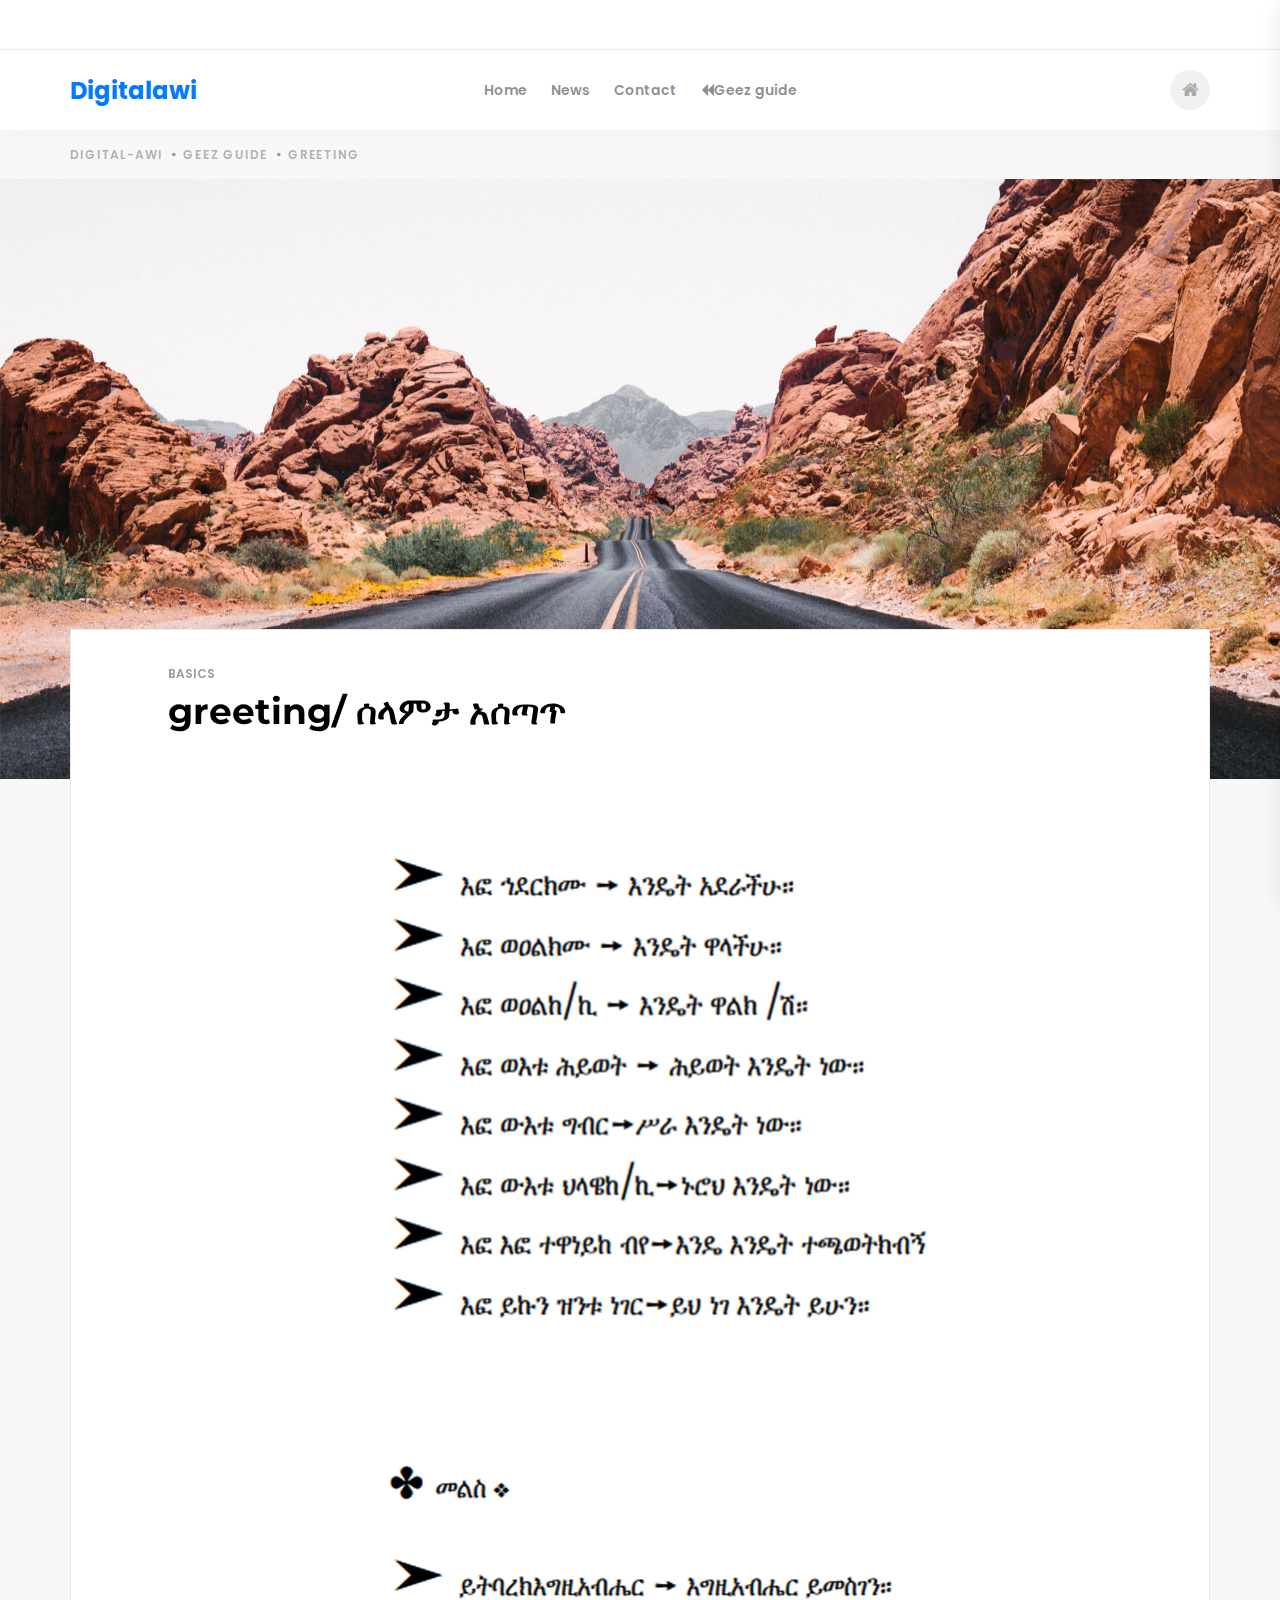
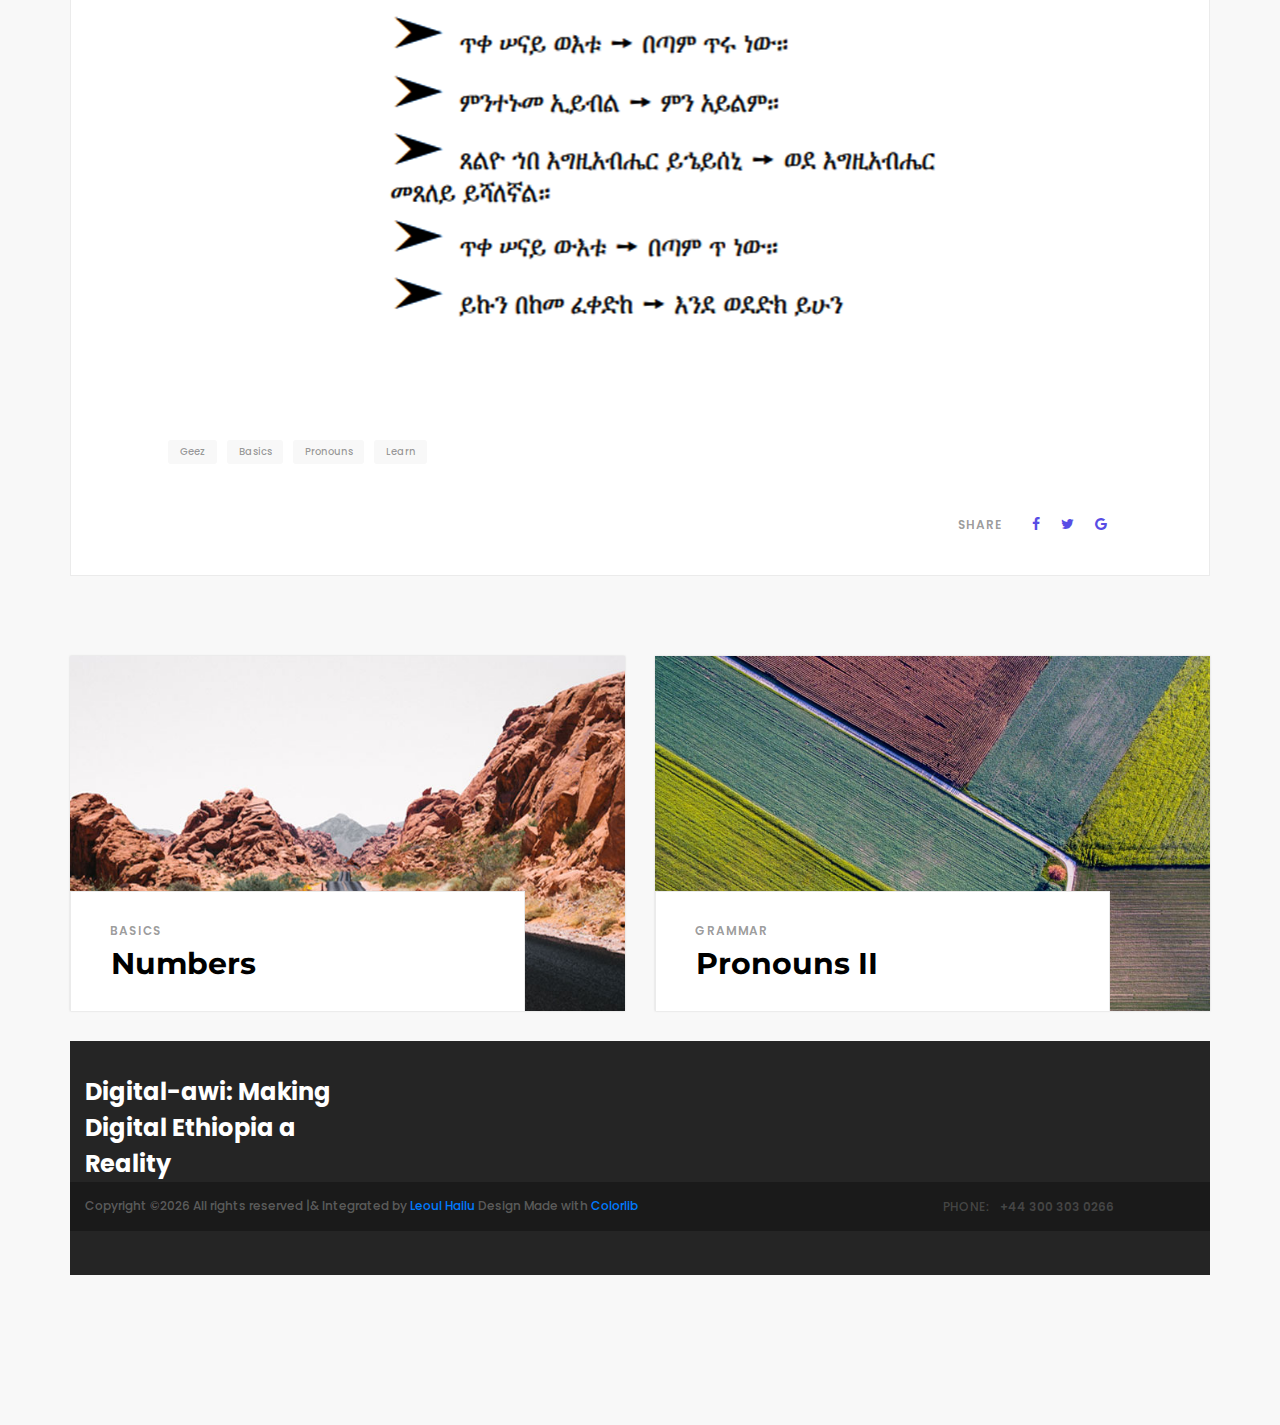
<file: greeting.html>
<!DOCTYPE html>
<html lang="en">
<head>
<title>Pronouns/መራሕያን </title>
<meta charset="utf-8">
<meta http-equiv="X-UA-Compatible" content="IE=edge">
<meta name="description" content="Lingua project">
<meta name="viewport" content="width=device-width, initial-scale=1">
<link rel="stylesheet" type="text/css" href="styles/bootstrap4/bootstrap.min.css">
<link href="plugins/font-awesome-4.7.0/css/font-awesome.min.css" rel="stylesheet" type="text/css">
<link rel="stylesheet" type="text/css" href="plugins/OwlCarousel2-2.2.1/owl.carousel.css">
<link rel="stylesheet" type="text/css" href="plugins/OwlCarousel2-2.2.1/owl.theme.default.css">
<link rel="stylesheet" type="text/css" href="plugins/OwlCarousel2-2.2.1/animate.css">
<link href="plugins/video-js/video-js.css" rel="stylesheet" type="text/css">
<link rel="stylesheet" type="text/css" href="styles/blog_single.css">
<link rel="stylesheet" type="text/css" href="styles/blog_single_responsive.css">
</head>
<body>

<div class="super_container">

	<!-- Header -->

	<header class="header">
			
		<!-- Top Bar -->
		<div class="top_bar">
			<div class="top_bar_container">
				<div class="container">
				 	<div class="row">
						<div class="col">
							<div class="top_bar_content d-flex flex-row align-items-center justify-content-start">
							
								<div class="top_bar_right ml-auto">

									<!-- Language -->
									
									<!-- Social -->
									
								</div>
							</div>
						</div>
					</div>
				</div>
			</div>				
		</div>

		<!-- Header Content -->
		<div class="header_container">
			<div class="container">
				<div class="row">
					<div class="col">
						<div class="header_content d-flex flex-row align-items-center justify-content-start">
							<div class="logo_container mr-auto">
								<a href="#">
									<div class="logo_text"><a href="index.html" >Digitalawi</a></div>
								</a>
							</div>
							<nav class="main_nav_contaner">
								<ul class="main_nav">
									<li><a href="index.html">Home</a></li>
									<li><a href="courses.html">News</a></li>
									<li><a href="instructors.html">Contact</a></li>
									<li><a href="guide.html"><i class="fa fa-backward" aria-hidden="true"></i>Geez guide</a></li>
								<!--	<li class="active"><a href="blog.html">Blog</a></li>
									<li><a href="contact.html">Contact</a></li> -->
								</ul>
							</nav>
							<div class="header_content_right ml-auto text-right">
							<!--	<div class="header_search">
									<div class="search_form_container">
										<form action="#" id="search_form" class="search_form trans_400">
											<input type="search" class="header_search_input trans_400" placeholder="Type for Search" required="required">
											<div class="search_button">
												<i class="fa fa-search" aria-hidden="true"></i>
											</div> 
										</form>
									</div> 
								</div> -->

								<!-- Hamburger -->

								<div class="user"><a href="index.html"><i class="fa fa-home" aria-hidden="true"></i></a></div>
								<div class="hamburger menu_mm">
									<i class="fa fa-bars menu_mm" aria-hidden="true"></i>
								</div>
							</div>

						</div>
					</div>
				</div>
			</div>
		</div>

	</header>

	<!-- Menu -->

	<div class="menu d-flex flex-column align-items-end justify-content-start text-right menu_mm trans_400">
		<div class="menu_close_container"><div class="menu_close"><div></div><div></div></div></div>
		<!--<div class="search">
			<form action="#" class="header_search_form menu_mm">
				<input type="search" class="search_input menu_mm" placeholder="Search" required="required">
				<button class="header_search_button d-flex flex-column align-items-center justify-content-center menu_mm">
					<i class="fa fa-search menu_mm" aria-hidden="true"></i>
				</button>
			</form>
		</div> -->
		<nav class="menu_nav">
			<ul class="menu_mm">
				<li class="menu_mm"><a href="index.html">Home</a></li>
				<li class="menu_mm"><a href="courses.html">News</a></li>
				<li class="menu_mm"><a href="instructors.html">Contact</a></li>
				<li class="menu_mm"><a href="guide.html"><i class="fa fa-backward" aria-hidden="true"></i> Geez Guide</a></li>
			<!--	<li class="menu_mm"><a href="blog.html">Blog</a></li>
				<li class="menu_mm"><a href="contact.html">Contact</a></li> -->
			</ul>
		</nav>
		<div class="menu_extra">
			<!-- <div class="menu_phone"><span class="menu_title">phone:</span>+44 300 303 0266</div>
			<div class="menu_social">
				<span class="menu_title">follow us</span>
				<ul>
					<li><a href="#"><i class="fa fa-facebook" aria-hidden="true"></i></a></li>
					<li><a href="#"><i class="fa fa-instagram" aria-hidden="true"></i></a></li>
					<li><a href="#"><i class="fa fa-twitter" aria-hidden="true"></i></a></li> -->
				</ul>
			</div>
		</div>
	</div>
	
	<!-- Home -->

	<div class="home">
		<div class="breadcrumbs_container">
			<div class="container">
				<div class="row">
					<div class="col">
						<ul class="breadcrumbs_list d-flex flex-row align-items-center justify-content-start">
							<li><a href="index.html">Digital-awi</a></li>
							<li><a href="guide.html">Geez Guide</a></li>
							<li>greeting</li>
						</ul>
					</div>
				</div>
			</div>
		</div>
	</div>

	<!-- Blog Image -->

	<div class="blog_top_image">
		<div class="blog_top">
			<div class="blog_background parallax-window" data-parallax="scroll" data-image-src="images/blog_background.jpg" data-speed="0.8"></div>
		</div>
	</div>

	<!-- Blog Content -->

	<div class="blog_container">
		<div class="container">
			<div class="row blog_content_row">
				<div class="col">
					<div class="blog_content">
						<div class="blog_post_title_container">
							<div class="blog_category"><a href="#">Basics</a></div>
							<div class="blog_title">greeting/ ሰላምታ አሰጣጥ  </div>
						</div>
						<div class="blog_text">
							<p>
								</p>
							
							
								
								</p>
								
							<figure class="blog_post_image">
								<img src="images/gr1.png" alt="">
                                <img src="images/gr2.png" alt="">
								<figcaption></figcaption>
							</figure>
							<p></p>
						</div>
						<div class="blog_tags">
							<ul>
								<li><a href="#">Geez</a></li>
								<li><a href="#">Basics</a></li>
								<li><a href="#">Pronouns</a></li>
								<li><a href="#">Learn</a></li>
							</ul>
						</div>
						<div class="blog_post_footer d-flex flex-lg-row flex-column align-items-lg-center align-items-start justify-content-start">
						 	<div class="blog_post_author d-flex flex-row align-items-center justify-content-start">
								<!--<div class="author_image"><div><img src="images/blog_author.jpg" alt=""></div></div>
								<div class="author_info">
									<ul>
										<li><a href="#">Sarah Parker</a></li>
										<li>Sep 29, 2017 at 9:48 am</li>
									</ul>
								</div> -->
							</div>
							<div class="blog_post_share ml-lg-auto">
								<span>share</span>
								<ul>
									<li><a href="#"><i class="fa fa-facebook" aria-hidden="true"></i></a></li>
									<li><a href="#"><i class="fa fa-twitter" aria-hidden="true"></i></a></li>
									<li><a href="#"><i class="fa fa-google" aria-hidden="true"></i></a></li>
								</ul>
							</div>
						</div>
					</div>
				</div>
			</div>
			
			<!-- Similar Posts -->

			<div class="row similar_posts">

				<!-- Blog Post -->
				<div class="col-lg-6">
					<div class="blog_post">
						<div class="blog_image" style="background-image:url(images/blog_7.jpg)"></div>
						<div class="blog_title_container">
							<div class="blog_post_category"><a href="#">Basics</a></div>
							<div class="blog_post_title"><a href="blog_single.html">Numbers</a></div>
							<div class="blog_post_text">
								<p>Learn the numbers in Geez.</p>
							</div>
							<div class="read_more"><a href="blog_single.html">Read More <img src="images/right.png" alt=""></a></div>
						</div>
					</div>
				</div>

				<!-- Blog Post -->
				<div class="col-lg-6">
					<div class="blog_post">
						<div class="blog_image" style="background-image:url(images/blog_8.jpg)"></div>
						<div class="blog_title_container">
							<div class="blog_post_category"><a href="#">Grammar</a></div>
							<div class="blog_post_title"><a href="blog_single.html">Pronouns II</a></div>
							<div class="blog_post_text">
								<p>Let us learn the basics of Geez by learning the pronouns. They can help us to refer people and things in an accurate manner.</p>
							</div>
							<div class="read_more"><a href="blog_single.html">Read More <img src="images/right.png" alt=""></a></div>
						</div>
					</div>
				</div>
			</div>
         <!--
			<div class="row register">
				<div class="col-lg-6 offset-lg-3">
					<div class="register_form_title">Post a Comment</div>
					<div class="register_form_container">
						<form action="#" id="register_form" class="register_form">
							<div class="row register_row">
								<div class="col-lg-6 register_col">
									<input type="text" class="form_input" placeholder="Name" required="required">
								</div>
								<div class="col-lg-6 register_col">
									<input type="email" class="form_input" placeholder="Email" required="required">
								</div>
								<div class="col-lg-12">
									<textarea class="form_input form_text" placeholder="Comment" required="required"></textarea>
								</div>
								<div class="col">
									<button type="submit" class="form_button trans_200">post a comment</button>
								</div>
							</div>
						</form>
					</div>
				</div>
			</div>

			<div class="row comments">
				<div class="col-lg-6 offset-lg-3">
					<div class="comments_title">Comments <span>(12)</span></div>
					<div class="comments_container">
						<ul class="comments_list">
							<li class="comment">
								<div class="comment_content">
									<div class="comment_title_container d-flex flex-row align-items-center justify-content-start">
										<div class="comment_image"><div><img src="images/blog_author.jpg" alt=""></div></div>
										<div class="comment_info">
											<div class="comment_name"><a href="#">Sarah Parker</a></div>
											<div class="comment_time">Sep 29, 2017 at 9:48 am</div>
										</div>
									</div>
									<div class="comment_text">
										<p>Nam egestas lorem ex, sit amet commodo tortor faucibus a. Suspendisse commodo, turpis a dapibus fermentum, turpis ipsum.</p>
									</div>
								</div>
								<ul>
									<li class="comment">
										<div class="comment_content">
											<div class="comment_title_container d-flex flex-row align-items-center justify-content-start">
												<div class="comment_image"><div><img src="images/blog_author.jpg" alt=""></div></div>
												<div class="comment_info">
													<div class="comment_name"><a href="#">Sarah Parker</a></div>
													<div class="comment_time">Sep 29, 2017 at 9:48 am</div>
												</div>
											</div>
											<div class="comment_text">
												<p>Sed imperdiet ante quis felis tempor hendrerit.</p>
											</div>
										</div>
									</li>
								</ul>
							</li>
							<li class="comment">
								<div class="comment_content">
									<div class="comment_title_container d-flex flex-row align-items-center justify-content-start">
										<div class="comment_image"><div><img src="images/blog_author.jpg" alt=""></div></div>
										<div class="comment_info">
											<div class="comment_name"><a href="#">Sarah Parker</a></div>
											<div class="comment_time">Sep 29, 2017 at 9:48 am</div>
										</div>
									</div>
									<div class="comment_text">
										<p>Nam egestas lorem ex, sit amet commodo tortor faucibus a. Suspendisse commodo, turpis a dapibus fermentum, turpis ipsum.</p>
									</div>
								</div>
							</li>
						</ul>
					</div>
					<div class="comments_more">
						<div class="comments_more_button"><a href="#">load more</a></div>
					</div>
				</div>
			</div>
		</div>
	</div> -->

	<!-- Footer -->

	<footer class="footer">
		<div class="footer_body">
			<div class="container">
				<div class="row">

					<!-- Newsletter -->
					<div class="col-lg-3 footer_col">
						<div class="newsletter_container d-flex flex-column align-items-start justify-content-end">
							<div class="footer_logo mb-auto"><a href="#">Digital-awi: Making Digital Ethiopia a Reality </a></div>
						  <!--  <div class="footer_title">Subscribe</div>
							<form action="#" id="newsletter_form" class="newsletter_form">
								<input type="email" class="newsletter_input" placeholder="Email" required="required">
								<button class="newsletter_button"><i class="fa fa-long-arrow-right" aria-hidden="true"></i></button>
							</form>
						</div>
					</div>

					<!-- About --
					<div class="col-lg-2 offset-lg-3 footer_col">
						<div>
							<div class="footer_title">About Us</div>
							<ul class="footer_list">
								<li><a href="#">Courses</a></li>
								<li><a href="#">Team</a></li>
								<li><a href="#">Brand Guidelines</a></li>
								<li><a href="#">Jobs</a></li>
								<li><a href="#">Advertise with us</a></li>
								<li><a href="#">Press</a></li>
								<li><a href="#">Contact us</a></li>
							</ul>
						</div>
					</div>

					<!-- Help & Support --
					<div class="col-lg-2 footer_col">
						<div class="footer_title">Help & Support</div>
						<ul class="footer_list">
							<li><a href="#">Discussions</a></li>
							<li><a href="#">Troubleshooting</a></li>
							<li><a href="#">Duolingo FAQs</a></li>
							<li><a href="#">Schools FAQs</a></li>
							<li><a href="#">Duolingo English Test FAQs</a></li>
							<li><a href="#">Status</a></li>
						</ul>
					</div>

					<!-- Privacy --
					<div class="col-lg-2 footer_col clearfix">
						<div>
							<div class="footer_title">Privacy & Terms</div>
							<ul class="footer_list">
								<li><a href="#">Community Guidelines</a></li>
								<li><a href="#">Terms</a></li>
								<li><a href="#">Brand Guidelines</a></li>
								<li><a href="#">Privacy</a></li>
							</ul>
						</div> -->
					</div>

				</div>
			</div>
		</div>
		<div class="copyright">
			<div class="container">
				<div class="row">
					<div class="col">
						<div class="copyright_content d-flex flex-md-row flex-column align-items-md-center align-items-start justify-content-start">
							<div class="cr"><!-- Link back to Colorlib can't be removed. Template is licensed under CC BY 3.0. -->
Copyright &copy;<script>document.write(new Date().getFullYear());</script> All rights reserved |&amp; Integrated by <a href="https://leoul.netlify.app" target="_blank">Leoul Hailu</a>  Design Made with <a href="https://colorlib.com" target="_blank">Colorlib</a> 
<!-- Link back to Colorlib can't be removed. Template is licensed under CC BY 3.0. --></div>
							<div class="cr_right ml-md-auto">
								<div class="footer_phone"><span class="cr_title">phone:</span>+44 300 303 0266</div>
							<!--	<div class="footer_social">
									<span class="cr_social_title">follow us</span>
									<ul>
										<li><a href="#"><i class="fa fa-facebook" aria-hidden="true"></i></a></li>
										<li><a href="#"><i class="fa fa-instagram" aria-hidden="true"></i></a></li>
										<li><a href="#"><i class="fa fa-twitter" aria-hidden="true"></i></a></li>
									</ul>
								</div> -->
							</div>
						</div>
					</div>
				</div>
			</div>
		</div>
	</footer>
</div>

<script src="js/jquery-3.2.1.min.js"></script>
<script src="styles/bootstrap4/popper.js"></script>
<script src="styles/bootstrap4/bootstrap.min.js"></script>
<script src="plugins/OwlCarousel2-2.2.1/owl.carousel.js"></script>
<script src="plugins/easing/easing.js"></script>
<script src="plugins/parallax-js-master/parallax.min.js"></script>
<script src="js/blog_single.js"></script>
</body>
</html>
</file>
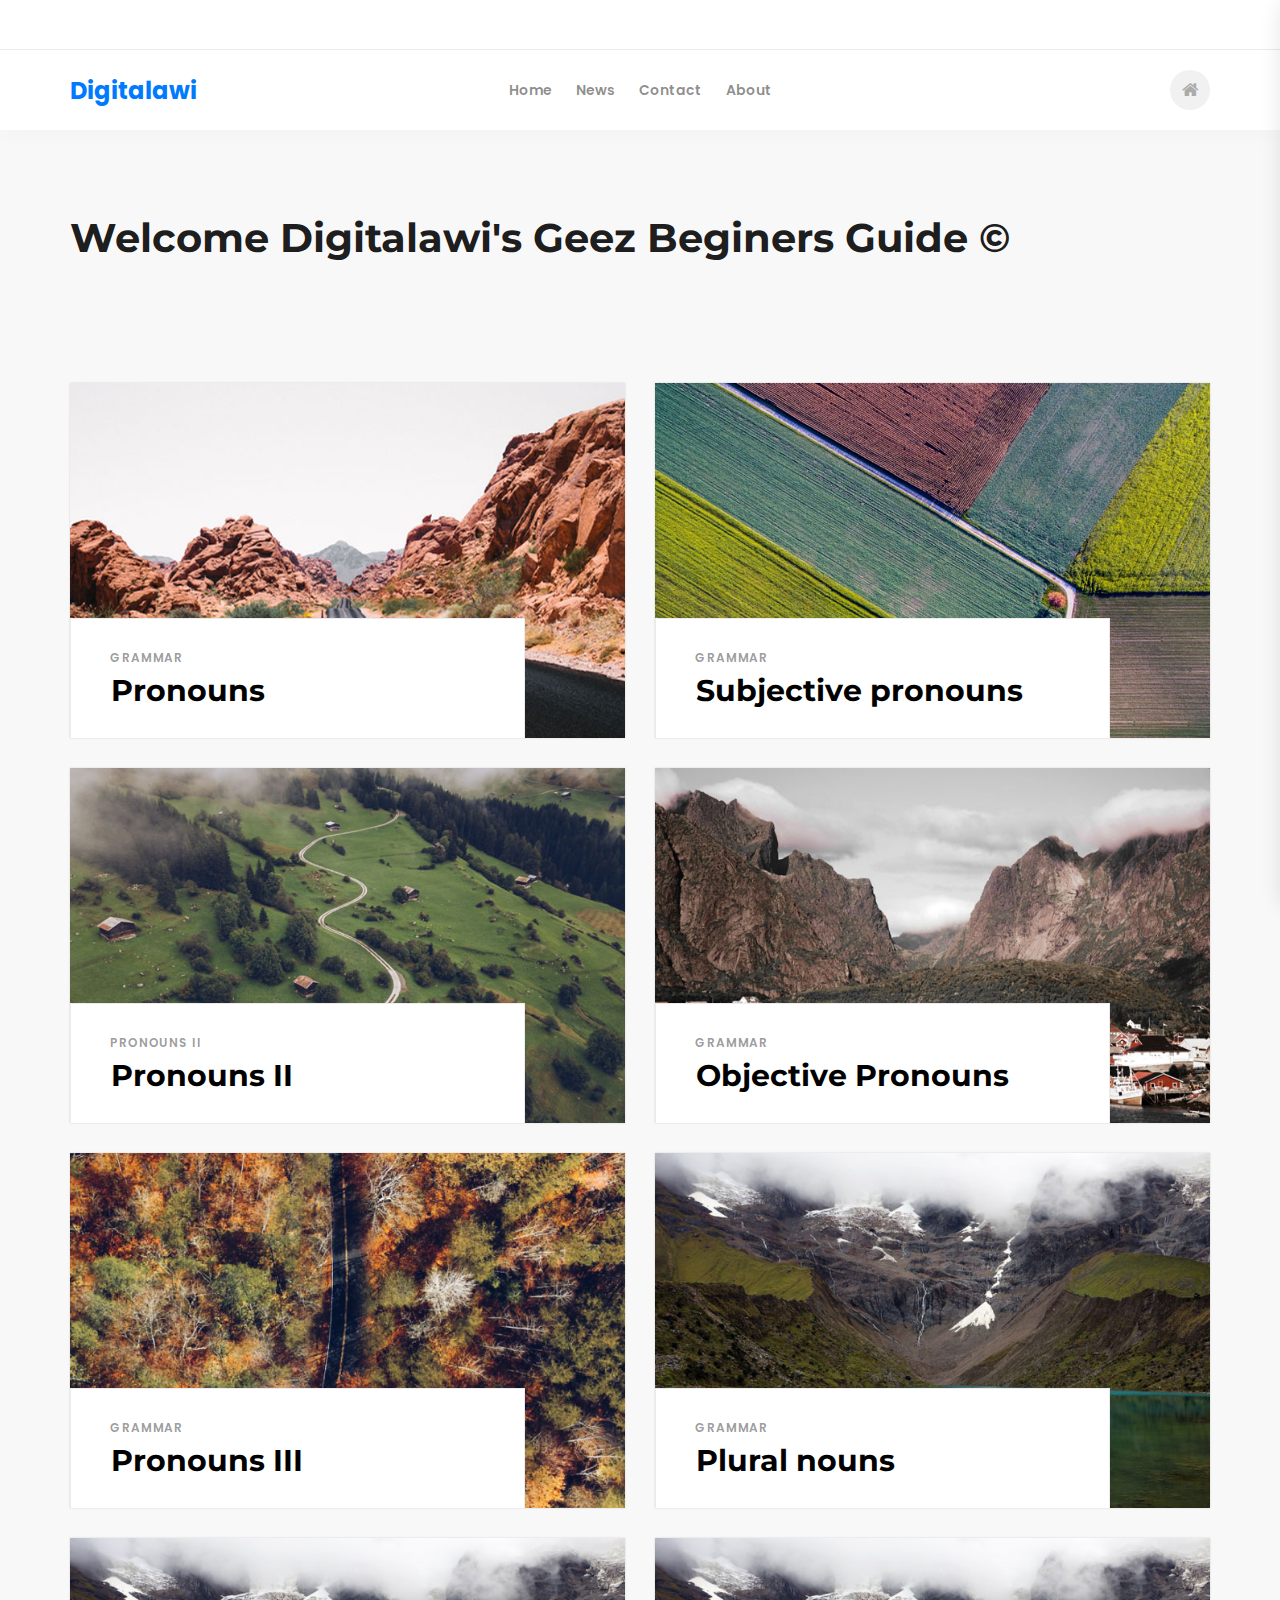
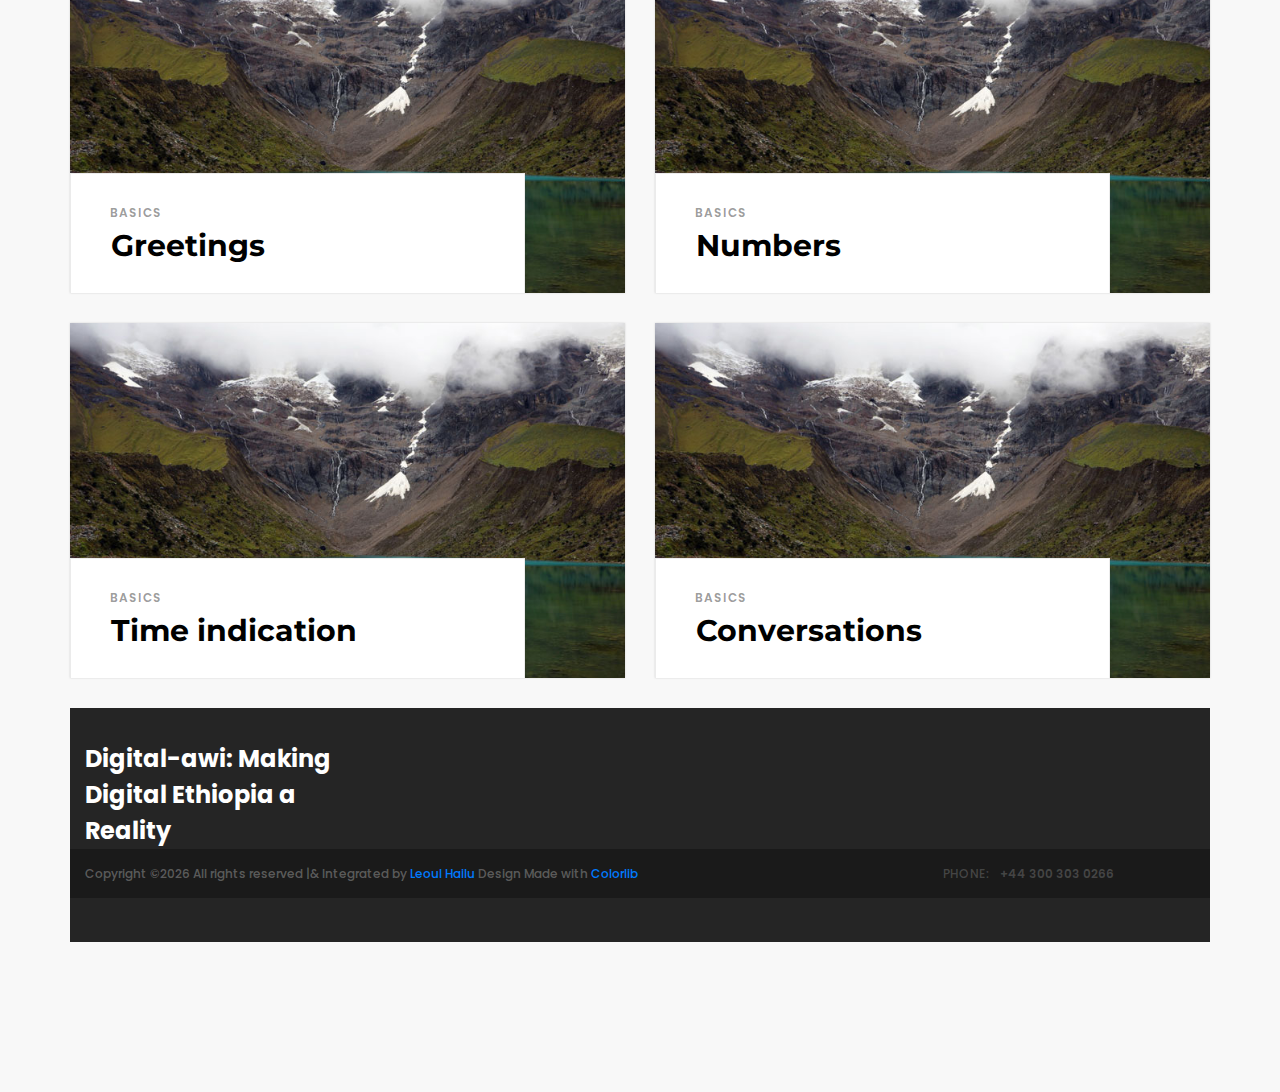
<file: guide.html>
<!DOCTYPE html>
<html lang="en">
<head>
<title>Geez Guide </title>
<meta charset="utf-8">
<meta http-equiv="X-UA-Compatible" content="IE=edge">
<meta name="description" content="Lingua project">
<meta name="viewport" content="width=device-width, initial-scale=1">
<link rel="stylesheet" type="text/css" href="styles/bootstrap4/bootstrap.min.css">
<link href="plugins/font-awesome-4.7.0/css/font-awesome.min.css" rel="stylesheet" type="text/css">
<link rel="stylesheet" type="text/css" href="plugins/OwlCarousel2-2.2.1/owl.carousel.css">
<link rel="stylesheet" type="text/css" href="plugins/OwlCarousel2-2.2.1/owl.theme.default.css">
<link rel="stylesheet" type="text/css" href="plugins/OwlCarousel2-2.2.1/animate.css">
<link href="plugins/video-js/video-js.css" rel="stylesheet" type="text/css">
<link rel="stylesheet" type="text/css" href="styles/blog.css">
<link rel="stylesheet" type="text/css" href="styles/blog_responsive.css">
</head>
<body>

<div class="super_container">

	<!-- Header -->

	<header class="header">
			
		<!-- Top Bar -->
		<div class="top_bar">
			<div class="top_bar_container">
				<div class="container">
				 	<div class="row">
						<div class="col">
							<div class="top_bar_content d-flex flex-row align-items-center justify-content-start">
							
								<div class="top_bar_right ml-auto">

									<!-- Language -->
									
									<!-- Social -->
									
								</div>
							</div>
						</div>
					</div>
				</div>
			</div>				
		</div>

		<!-- Header Content -->
		<div class="header_container">
			<div class="container">
				<div class="row">
					<div class="col">
						<div class="header_content d-flex flex-row align-items-center justify-content-start">
							<div class="logo_container mr-auto">
								<a href="#">
									<div class="logo_text"><a href="index.html" >Digitalawi</a></div>
								</a>
							</div>
							<nav class="main_nav_contaner">
								<ul class="main_nav">
									<li><a href="index.html">Home</a></li>
									<li><a href="courses.html">News</a></li>
									<li><a href="instructors.html">Contact</a></li>
									<li><a href="#">About</a></li>
								<!--	<li class="active"><a href="blog.html">Blog</a></li>
									<li><a href="contact.html">Contact</a></li> -->
								</ul>
							</nav>
							<div class="header_content_right ml-auto text-right">
							<!--	<div class="header_search">
									<div class="search_form_container">
										<form action="#" id="search_form" class="search_form trans_400">
											<input type="search" class="header_search_input trans_400" placeholder="Type for Search" required="required">
											<div class="search_button">
												<i class="fa fa-search" aria-hidden="true"></i>
											</div> 
										</form>
									</div> 
								</div> -->

								<!-- Hamburger -->

								<div class="user"><a href="index.html"><i class="fa fa-home" aria-hidden="true"></i></a></div>
								<div class="hamburger menu_mm">
									<i class="fa fa-bars menu_mm" aria-hidden="true"></i>
								</div>
							</div>

						</div>
					</div>
				</div>
			</div>
		</div>

	</header>

	<!-- Menu -->

	<div class="menu d-flex flex-column align-items-end justify-content-start text-right menu_mm trans_400">
		<div class="menu_close_container"><div class="menu_close"><div></div><div></div></div></div>
		<!--<div class="search">
			<form action="#" class="header_search_form menu_mm">
				<input type="search" class="search_input menu_mm" placeholder="Search" required="required">
				<button class="header_search_button d-flex flex-column align-items-center justify-content-center menu_mm">
					<i class="fa fa-search menu_mm" aria-hidden="true"></i>
				</button>
			</form>
		</div> -->
		<nav class="menu_nav">
			<ul class="menu_mm">
				<li class="menu_mm"><a href="index.html">Home</a></li>
				<li class="menu_mm"><a href="courses.html">News</a></li>
				<li class="menu_mm"><a href="instructors.html">Contact</a></li>
				<li class="menu_mm"><a href="#">About</a></li>
			<!--	<li class="menu_mm"><a href="blog.html">Blog</a></li>
				<li class="menu_mm"><a href="contact.html">Contact</a></li> -->
			</ul>
		</nav>
		<div class="menu_extra">
			<!-- <div class="menu_phone"><span class="menu_title">phone:</span>+44 300 303 0266</div>
			<div class="menu_social">
				<span class="menu_title">follow us</span>
				<ul>
					<li><a href="#"><i class="fa fa-facebook" aria-hidden="true"></i></a></li>
					<li><a href="#"><i class="fa fa-instagram" aria-hidden="true"></i></a></li>
					<li><a href="#"><i class="fa fa-twitter" aria-hidden="true"></i></a></li> -->
				</ul>
			</div>
		</div>
	</div>
	
	<!-- Home -->

	<div class="home">
		
	</div>

	<!-- Blog -->

	<div class="blog">
		<div class="container">
			<div class="row">
				<div class="col">
					<div class="welcome_title">Welcome Digitalawi's Geez Beginers Guide &copy; </div>
				</div>
			</div>
			<div class="row categories_row">

				<!-- Category 
				<div class="col-xl-2 col-lg-4 col-md-6 blog_category_col">
					<a href="blog.html">
						<div class="blog_category">
							<div class="blog_category_image"><img src="images/blog_1.jpg" alt=""></div>
							<div class="blog_category_title">travel</div>
						</div>
					</a>
				</div>

				<!-- Category 
				<div class="col-xl-2 col-lg-4 col-md-6 blog_category_col">
					<a href="blog.html">
						<div class="blog_category">
							<div class="blog_category_image"><img src="images/blog_2.jpg" alt=""></div>
							<div class="blog_category_title">languages</div>
						</div>
					</a>
				</div>

				<!-- Category --
				<div class="col-xl-2 col-lg-4 col-md-6 blog_category_col">
					<a href="blog.html">
						<div class="blog_category">
							<div class="blog_category_image"><img src="images/blog_3.jpg" alt=""></div>
							<div class="blog_category_title">cultures</div>
						</div>
					</a>
				</div>

				<!-- Category 
				<div class="col-xl-2 col-lg-4 col-md-6 blog_category_col">
					<a href="blog.html">
						<div class="blog_category">
							<div class="blog_category_image"><img src="images/blog_4.jpg" alt=""></div>
							<div class="blog_category_title">fashion</div>
						</div>
					</a>
				</div>

				<!-- Category --
				<div class="col-xl-2 col-lg-4 col-md-6 blog_category_col">
					<a href="blog.html">
						<div class="blog_category">
							<div class="blog_category_image"><img src="images/blog_5.jpg" alt=""></div>
							<div class="blog_category_title">cooking</div>
						</div>
					</a>
				</div>

				<!-- Category -->
				<div class="col-xl-2 col-lg-4 col-md-6 blog_category_col">
				<!--<a href="blog.html">
						<div class="blog_category">
							<div class="blog_category_image"><img src="images/blog_6.jpg" alt=""></div>
							<div class="blog_category_title">hobbies</div>
						</div>
					</a> -->	
				</div>
			</div>

			<!-- Blog Posts -->
			
			<div class="row blog_row">

				<!-- Blog Post -->
				<div class="col-lg-6">
					<div class="blog_post">
						<div class="blog_image" style="background-image:url(images/blog_7.jpg)"></div>
						<div class="blog_title_container">
							<div class="blog_post_category"><a href="pronouns.html">Grammar</a></div>
							<div class="blog_post_title"><a href="pronouns.html">Pronouns</a></div>
							<div class="blog_post_text">
								<p>Let us learn the basics of Geez by learning the pronouns. They can help us to refer people and things in an accurate manner.</p>
							</div>
							<div class="read_more"><a href="pronouns.html">Read More <img src="images/right.png" alt=""></a></div>
						</div>
					</div>
				</div>

				<!-- Blog Post -->
				<div class="col-lg-6">
					<div class="blog_post">
						<div class="blog_image" style="background-image:url(images/blog_8.jpg)"></div>
						<div class="blog_title_container">
							<div class="blog_post_category"><a href="subpronoun.html"> Grammar </a></div>
							<div class="blog_post_title"><a href="subpronoun.html">Subjective pronouns</a></div>
							<div class="blog_post_text">
								<p>Let us learn the basics of Geez by learning the pronouns. They can help us to refer people and things in an accurate manner.</p>
							</div>
							<div class="read_more"><a href="subpronoun.html">Read More <img src="images/right.png" alt=""></a></div>
						</div>
					</div>
				</div>

				<!-- Blog Post -->
				<div class="col-lg-6">
					<div class="blog_post">
						<div class="blog_image" style="background-image:url(images/blog_9.jpg)"></div>
						<div class="blog_title_container">
							<div class="blog_post_category"><a href="pr2.html">Pronouns II</a></div>
							<div class="blog_post_title"><a href="pr2.html">Pronouns II</a></div>
							<div class="blog_post_text">
								<p>Let us learn the basics of Geez by learning the pronouns. They can help us to refer people and things in an accurate manner.</p>
							</div>
							<div class="read_more"><a href="pr2.html">Read More <img src="images/right.png" alt=""></a></div>
						</div>
					</div>
				</div>

				<!-- Blog Post -->
				<div class="col-lg-6">
					<div class="blog_post">
						<div class="blog_image" style="background-image:url(images/blog_10.jpg)"></div>
						<div class="blog_title_container">
							<div class="blog_post_category"><a href="objpr.html">Grammar</a></div>
							<div class="blog_post_title"><a href="objpr.html">Objective Pronouns</a></div>
							<div class="blog_post_text">
								<p>Let us learn the basics of Geez by learning the pronouns. They can help us to refer people and things in an accurate manner.</p>
							</div>
							<div class="read_more"><a href="objpr.html">Read More <img src="images/right.png" alt=""></a></div>
						</div>
					</div>
				</div>

				<!-- Blog Post -->
				<div class="col-lg-6">
					<div class="blog_post">
						<div class="blog_image" style="background-image:url(images/blog_11.jpg)"></div>
						<div class="blog_title_container">
							<div class="blog_post_category"><a href="pr3.html">Grammar</a></div>
							<div class="blog_post_title"><a href="pr3.html">Pronouns III</a></div>
							<div class="blog_post_text">
								<p>Let us learn the basics of Geez by learning the pronouns. They can help us to refer people and things in an accurate manner.</p>
							</div>
							<div class="read_more"><a href="pr3.html">Read More <img src="images/right.png" alt=""></a></div>
						</div>
					</div>
				</div>

				<!-- Blog Post -->
				<div class="col-lg-6">
					<div class="blog_post">
						<div class="blog_image" style="background-image:url(images/blog_12.jpg)"></div>
						<div class="blog_title_container">
							<div class="blog_post_category"><a href="plrn.html">Grammar</a></div>
							<div class="blog_post_title"><a href="plrn.html">Plural nouns</a></div>
							<div class="blog_post_text">
								<p>Let us learn about the basic Nouns you need to know to be able to talk Geez freely.</p>
							</div>
							<div class="read_more"><a href="plrn.html">Read More <img src="images/right.png" alt=""></a></div>
						</div>
					</div>
				</div>
                <div class="col-lg-6">
					<div class="blog_post">
						<div class="blog_image" style="background-image:url(images/blog_12.jpg)"></div>
						<div class="blog_title_container">
							<div class="blog_post_category"><a href="greeting.html">Basics</a></div>
							<div class="blog_post_title"><a href="greeting.html">Greetings</a></div>
							<div class="blog_post_text">
								<p>Well do you want to start a conversation, you can't start one without Greetings.</p>
							</div>
							<div class="read_more"><a href="greeting.html">Read More <img src="images/right.png" alt=""></a></div>
						</div>
					</div>
				</div>
                <div class="col-lg-6">
					<div class="blog_post">
						<div class="blog_image" style="background-image:url(images/blog_12.jpg)"></div>
						<div class="blog_title_container">
							<div class="blog_post_category"><a href="nums.html">Basics</a></div>
							<div class="blog_post_title"><a href="nums.html">Numbers</a></div>
							<div class="blog_post_text">
								<p>Learn the numbers in Geez.</p>
							</div>
							<div class="read_more"><a href="nums.html">Read More <img src="images/right.png" alt=""></a></div>
						</div>
					</div>
				</div>
                <div class="col-lg-6">
					<div class="blog_post">
						<div class="blog_image" style="background-image:url(images/blog_12.jpg)"></div>
						<div class="blog_title_container">
							<div class="blog_post_category"><a href="time.html">Basics</a></div>
							<div class="blog_post_title"><a href="time.html">Time indication</a></div>
							<div class="blog_post_text">
								<p>You definetly need to know how to tell the time indication because you need to know how to tell the time at the same time be able to understand when others say.</p>
							</div>
							<div class="read_more"><a href="time.html">Read More <img src="images/right.png" alt=""></a></div>
						</div>
					</div>
				</div>
                <div class="col-lg-6">
					<div class="blog_post">
						<div class="blog_image" style="background-image:url(images/blog_12.jpg)"></div>
						<div class="blog_title_container">
							<div class="blog_post_category"><a href="convo.html">Basics</a></div>
							<div class="blog_post_title"><a href="convo.html">Conversations</a></div>
							<div class="blog_post_text">
								<p>Here you can learn the basics of Geez, a bit more advanced conversation because who knows when you need them.</p>
							</div>
							<div class="read_more"><a href="convo.html">Read More <img src="images/right.png" alt=""></a></div>
						</div>
					</div>
				</div>
			</div>

			<!-- Load More]
			<div class="row">
				<div class="col">
					<div class="load_more_button"><a href="#">load more</a></div>
				</div>
			</div>
		</div>
	</div>
    -->

	<!-- Footer -->

	<footer class="footer">
		<div class="footer_body">
			<div class="container">
				<div class="row">

					<!-- Newsletter -->
					<div class="col-lg-3 footer_col">
						<div class="newsletter_container d-flex flex-column align-items-start justify-content-end">
							<div class="footer_logo mb-auto"><a href="#">Digital-awi: Making Digital Ethiopia a Reality </a></div>
						  <!--  <div class="footer_title">Subscribe</div>
							<form action="#" id="newsletter_form" class="newsletter_form">
								<input type="email" class="newsletter_input" placeholder="Email" required="required">
								<button class="newsletter_button"><i class="fa fa-long-arrow-right" aria-hidden="true"></i></button>
							</form>
						</div>
					</div>

					<!-- About --
					<div class="col-lg-2 offset-lg-3 footer_col">
						<div>
							<div class="footer_title">About Us</div>
							<ul class="footer_list">
								<li><a href="#">Courses</a></li>
								<li><a href="#">Team</a></li>
								<li><a href="#">Brand Guidelines</a></li>
								<li><a href="#">Jobs</a></li>
								<li><a href="#">Advertise with us</a></li>
								<li><a href="#">Press</a></li>
								<li><a href="#">Contact us</a></li>
							</ul>
						</div>
					</div>

					<!-- Help & Support --
					<div class="col-lg-2 footer_col">
						<div class="footer_title">Help & Support</div>
						<ul class="footer_list">
							<li><a href="#">Discussions</a></li>
							<li><a href="#">Troubleshooting</a></li>
							<li><a href="#">Duolingo FAQs</a></li>
							<li><a href="#">Schools FAQs</a></li>
							<li><a href="#">Duolingo English Test FAQs</a></li>
							<li><a href="#">Status</a></li>
						</ul>
					</div>

					<!-- Privacy --
					<div class="col-lg-2 footer_col clearfix">
						<div>
							<div class="footer_title">Privacy & Terms</div>
							<ul class="footer_list">
								<li><a href="#">Community Guidelines</a></li>
								<li><a href="#">Terms</a></li>
								<li><a href="#">Brand Guidelines</a></li>
								<li><a href="#">Privacy</a></li>
							</ul>
						</div> -->
					</div>

				</div>
			</div>
		</div>
		<div class="copyright">
			<div class="container">
				<div class="row">
					<div class="col">
						<div class="copyright_content d-flex flex-md-row flex-column align-items-md-center align-items-start justify-content-start">
							<div class="cr"><!-- Link back to Colorlib can't be removed. Template is licensed under CC BY 3.0. -->
Copyright &copy;<script>document.write(new Date().getFullYear());</script> All rights reserved |&amp; Integrated by <a href="https://leoul.netlify.app" target="_blank">Leoul Hailu</a>  Design Made with <a href="https://colorlib.com" target="_blank">Colorlib</a> 
<!-- Link back to Colorlib can't be removed. Template is licensed under CC BY 3.0. --></div>
							<div class="cr_right ml-md-auto">
								<div class="footer_phone"><span class="cr_title">phone:</span>+44 300 303 0266</div>
							<!--	<div class="footer_social">
									<span class="cr_social_title">follow us</span>
									<ul>
										<li><a href="#"><i class="fa fa-facebook" aria-hidden="true"></i></a></li>
										<li><a href="#"><i class="fa fa-instagram" aria-hidden="true"></i></a></li>
										<li><a href="#"><i class="fa fa-twitter" aria-hidden="true"></i></a></li>
									</ul>
								</div> -->
							</div>
						</div>
					</div>
				</div>
			</div>
		</div>
	</footer>
</div>

<script src="js/jquery-3.2.1.min.js"></script>
<script src="styles/bootstrap4/popper.js"></script>
<script src="styles/bootstrap4/bootstrap.min.js"></script>
<script src="plugins/OwlCarousel2-2.2.1/owl.carousel.js"></script>
<script src="plugins/easing/easing.js"></script>
<script src="plugins/parallax-js-master/parallax.min.js"></script>
<script src="js/blog.js"></script>
</body>
</html>
</file>
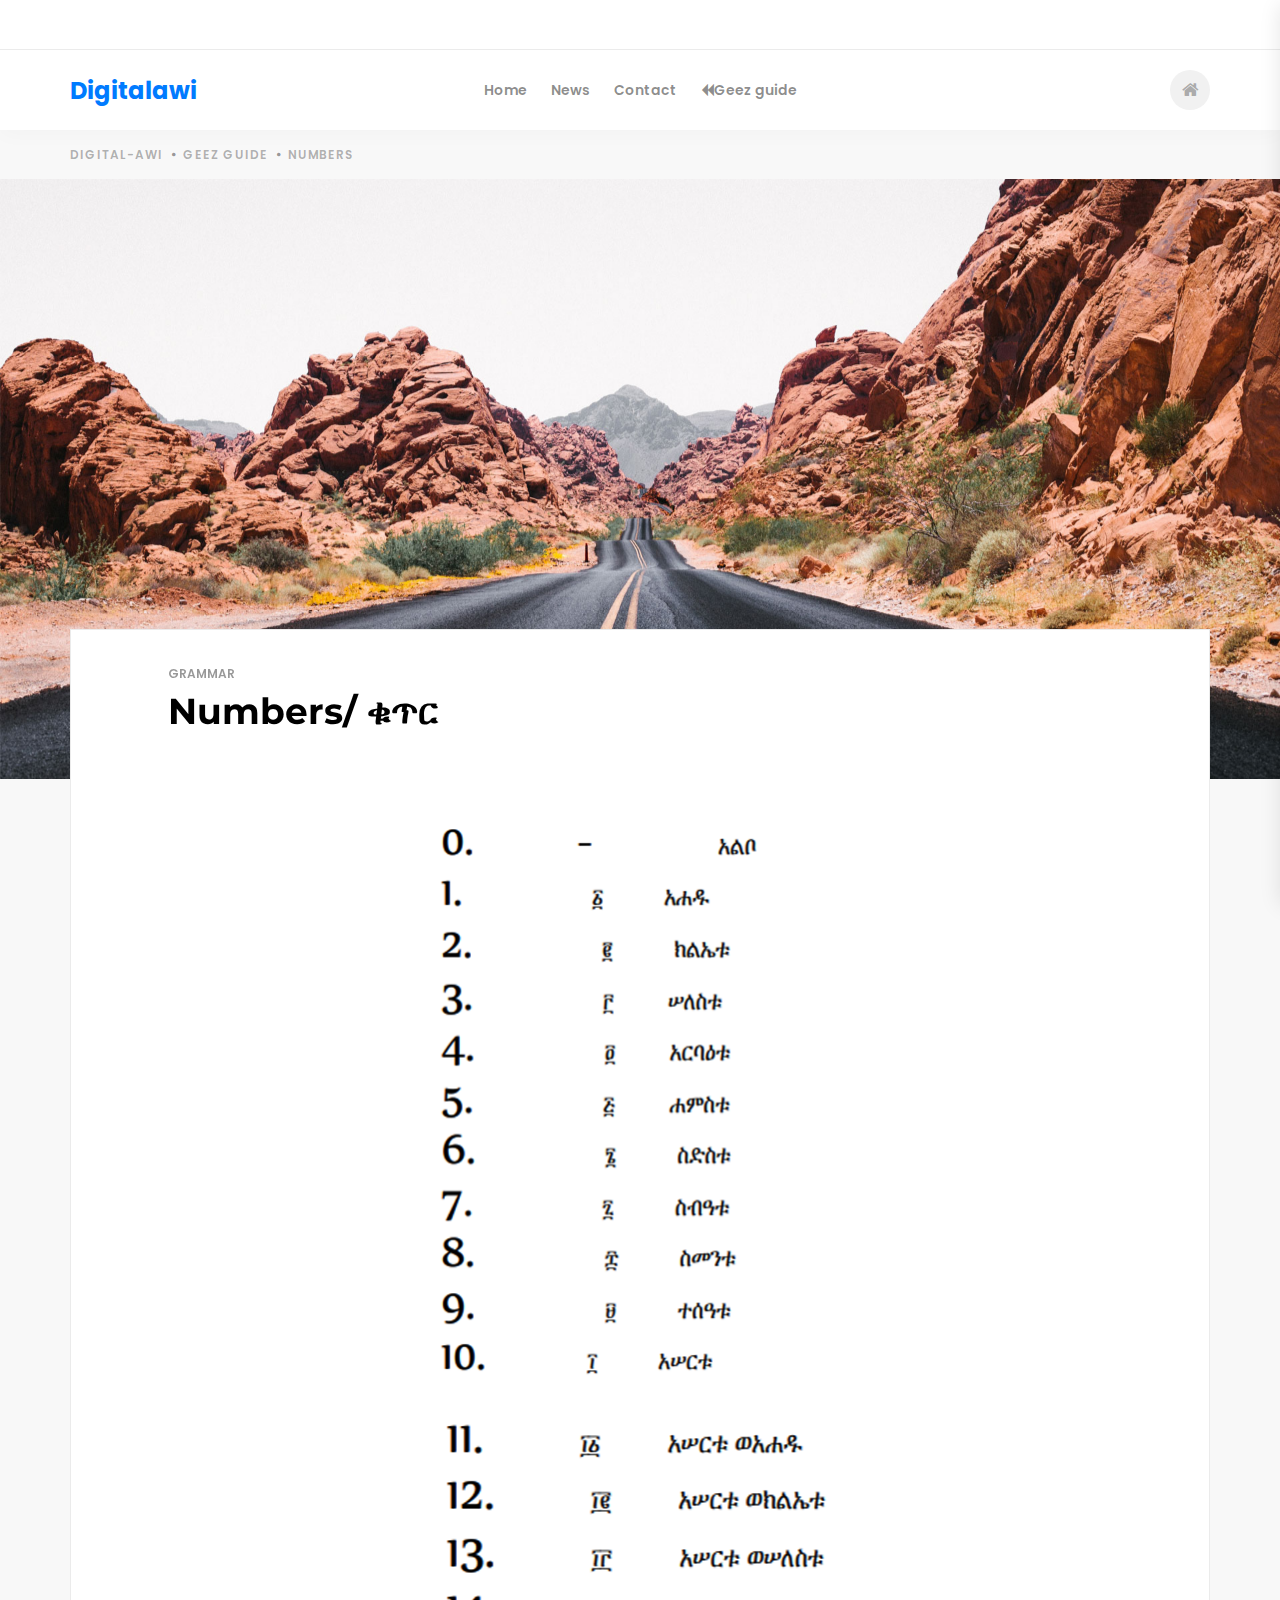
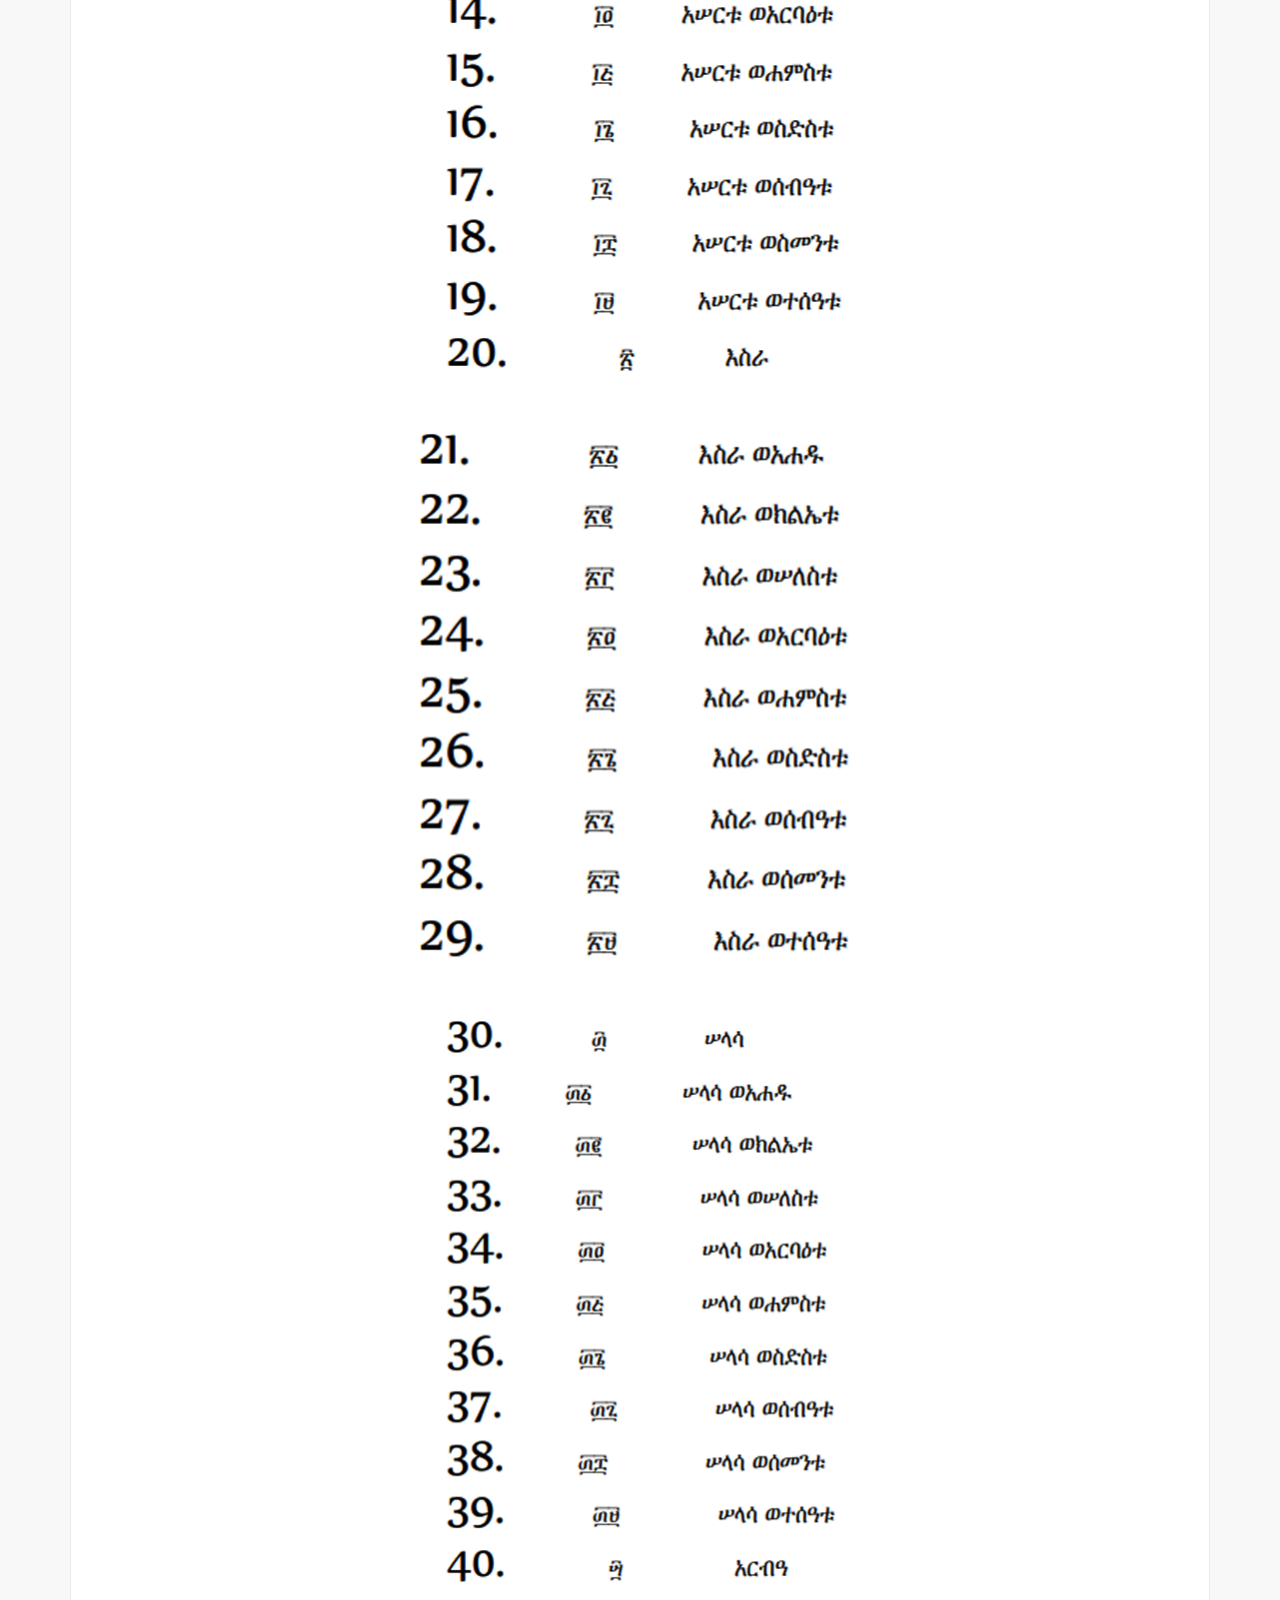
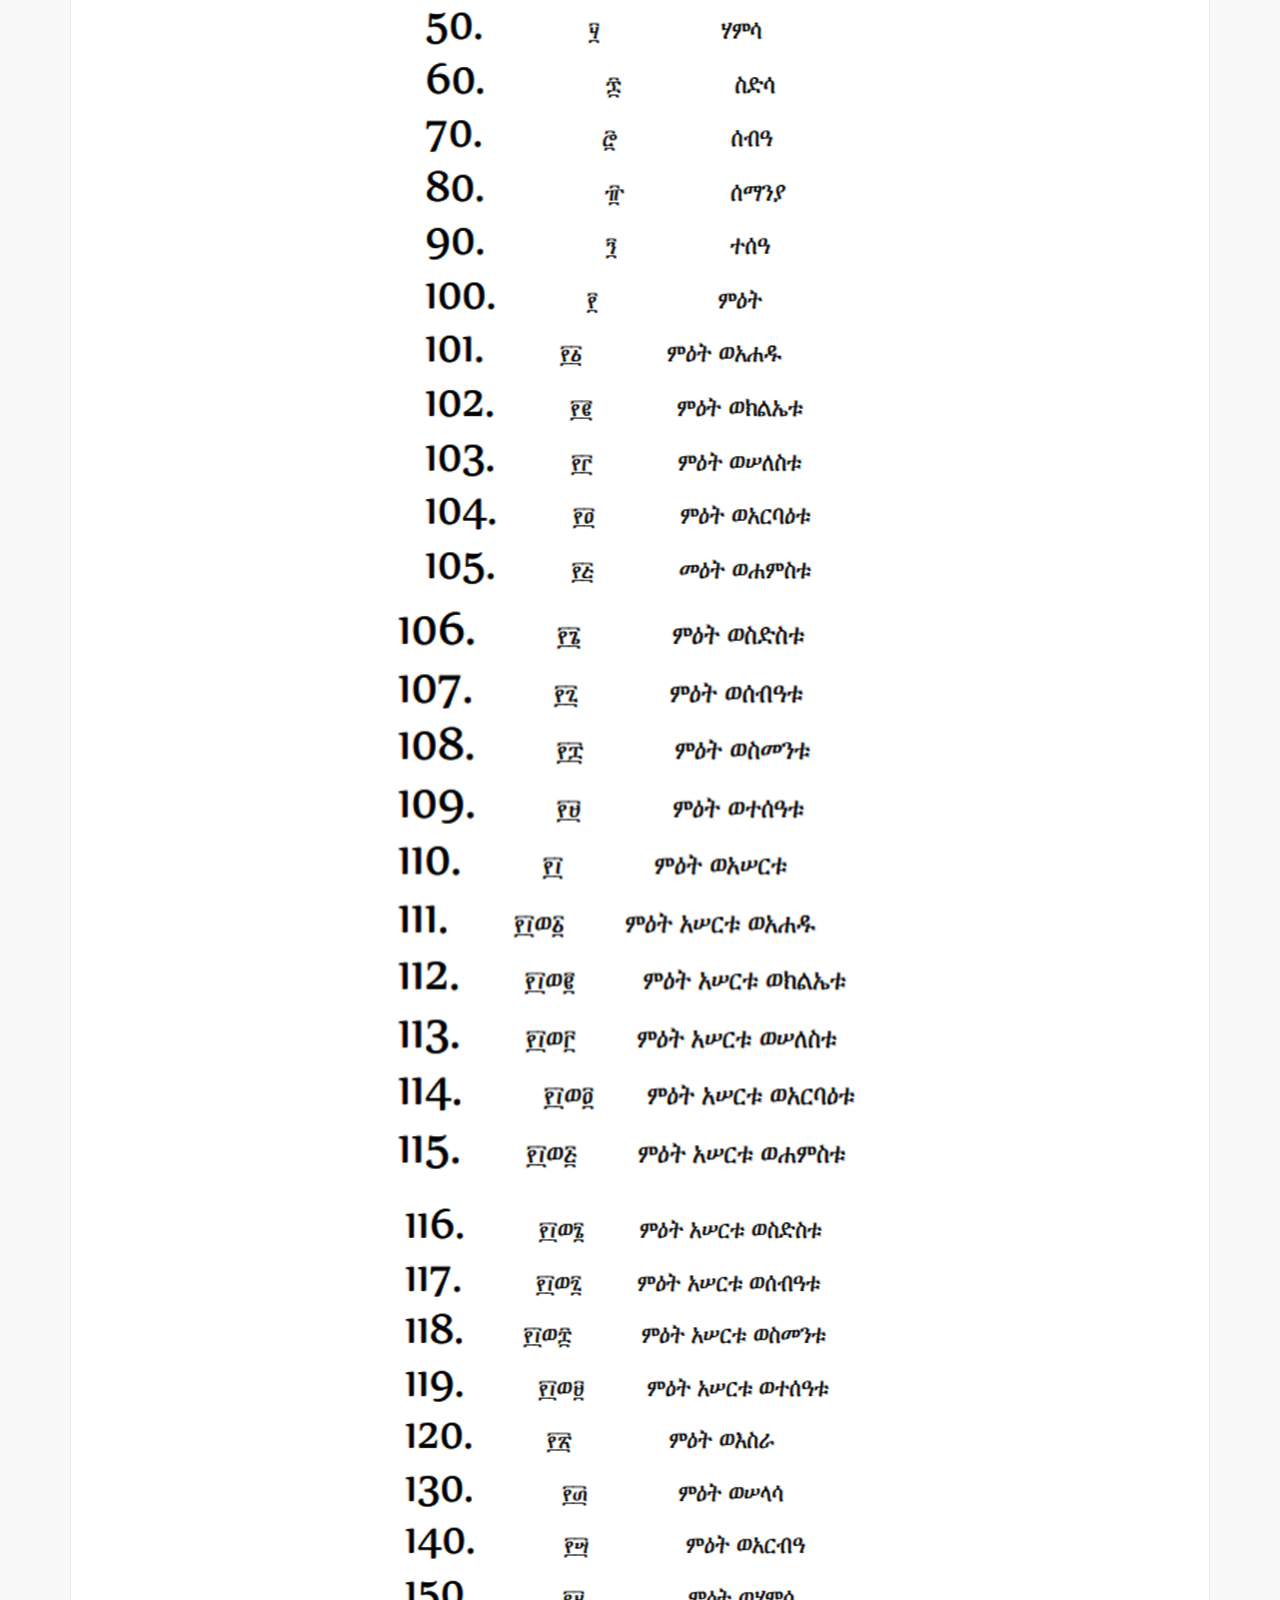
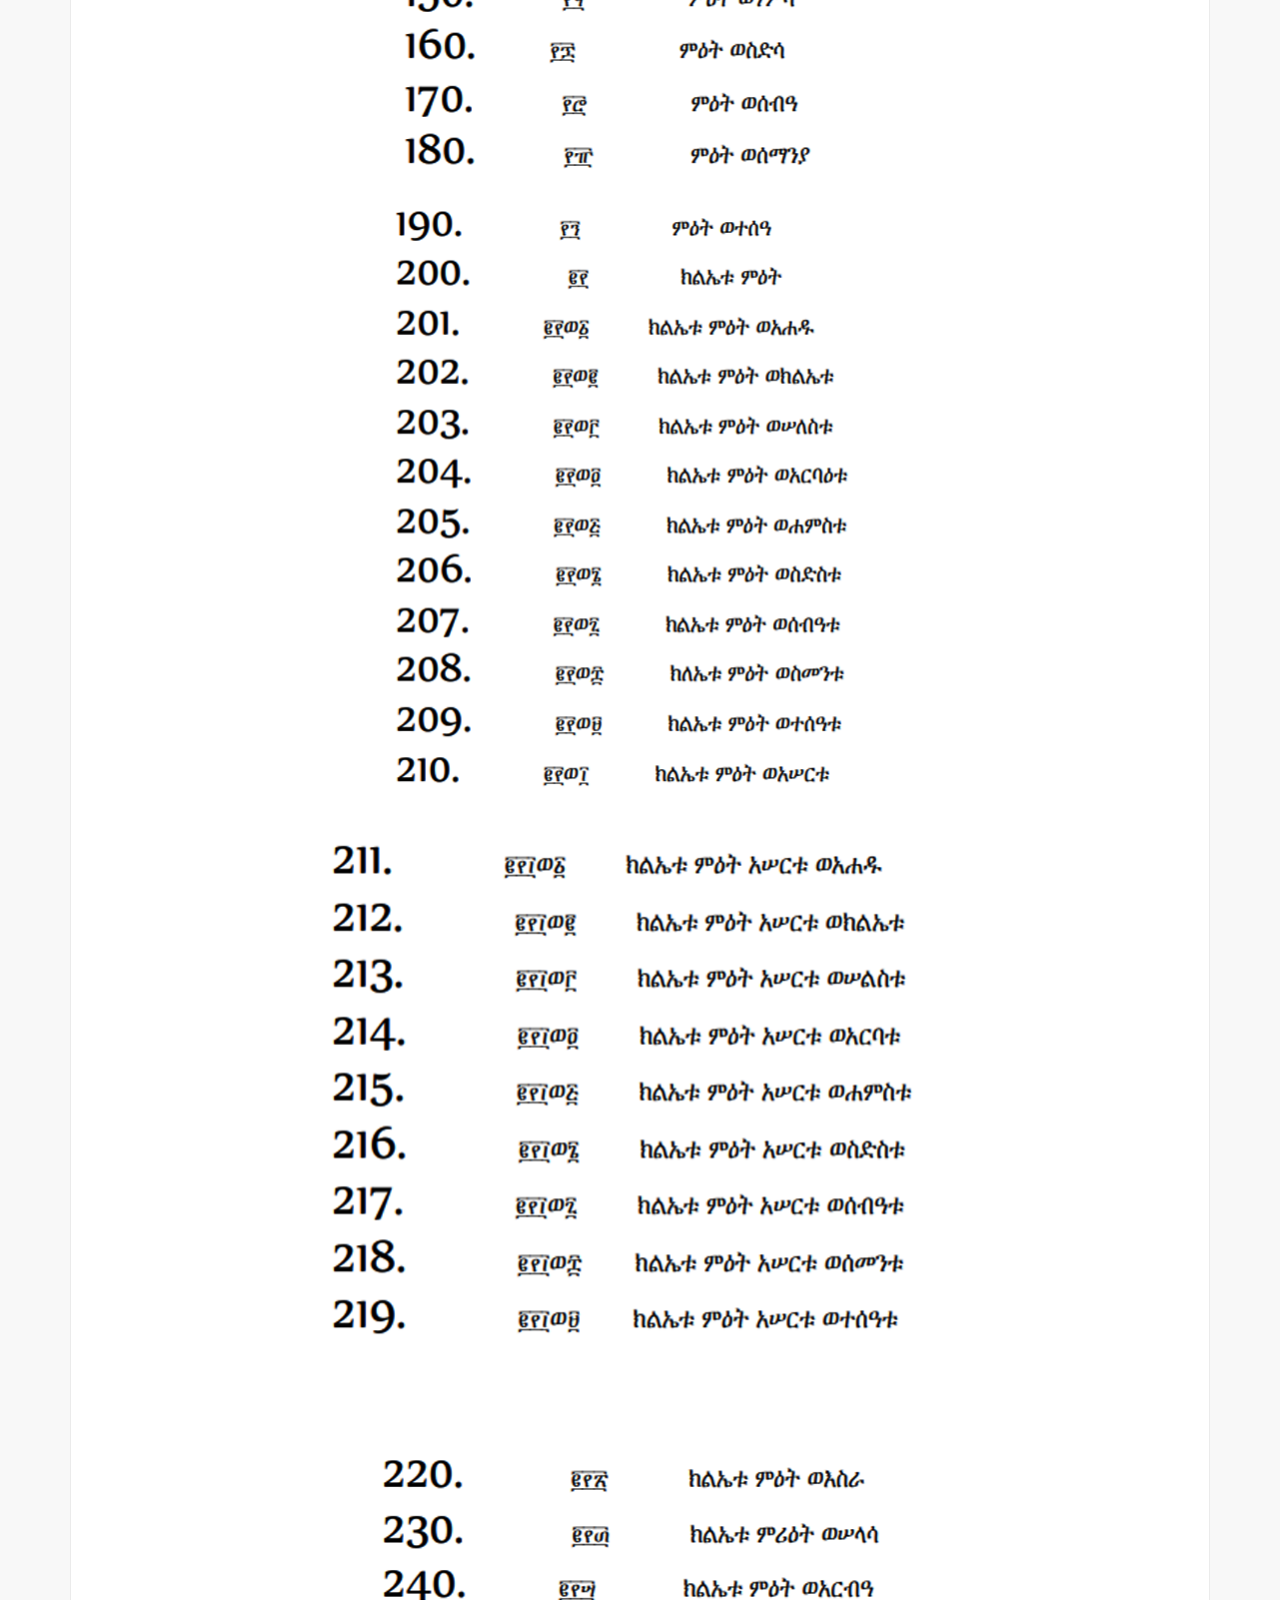
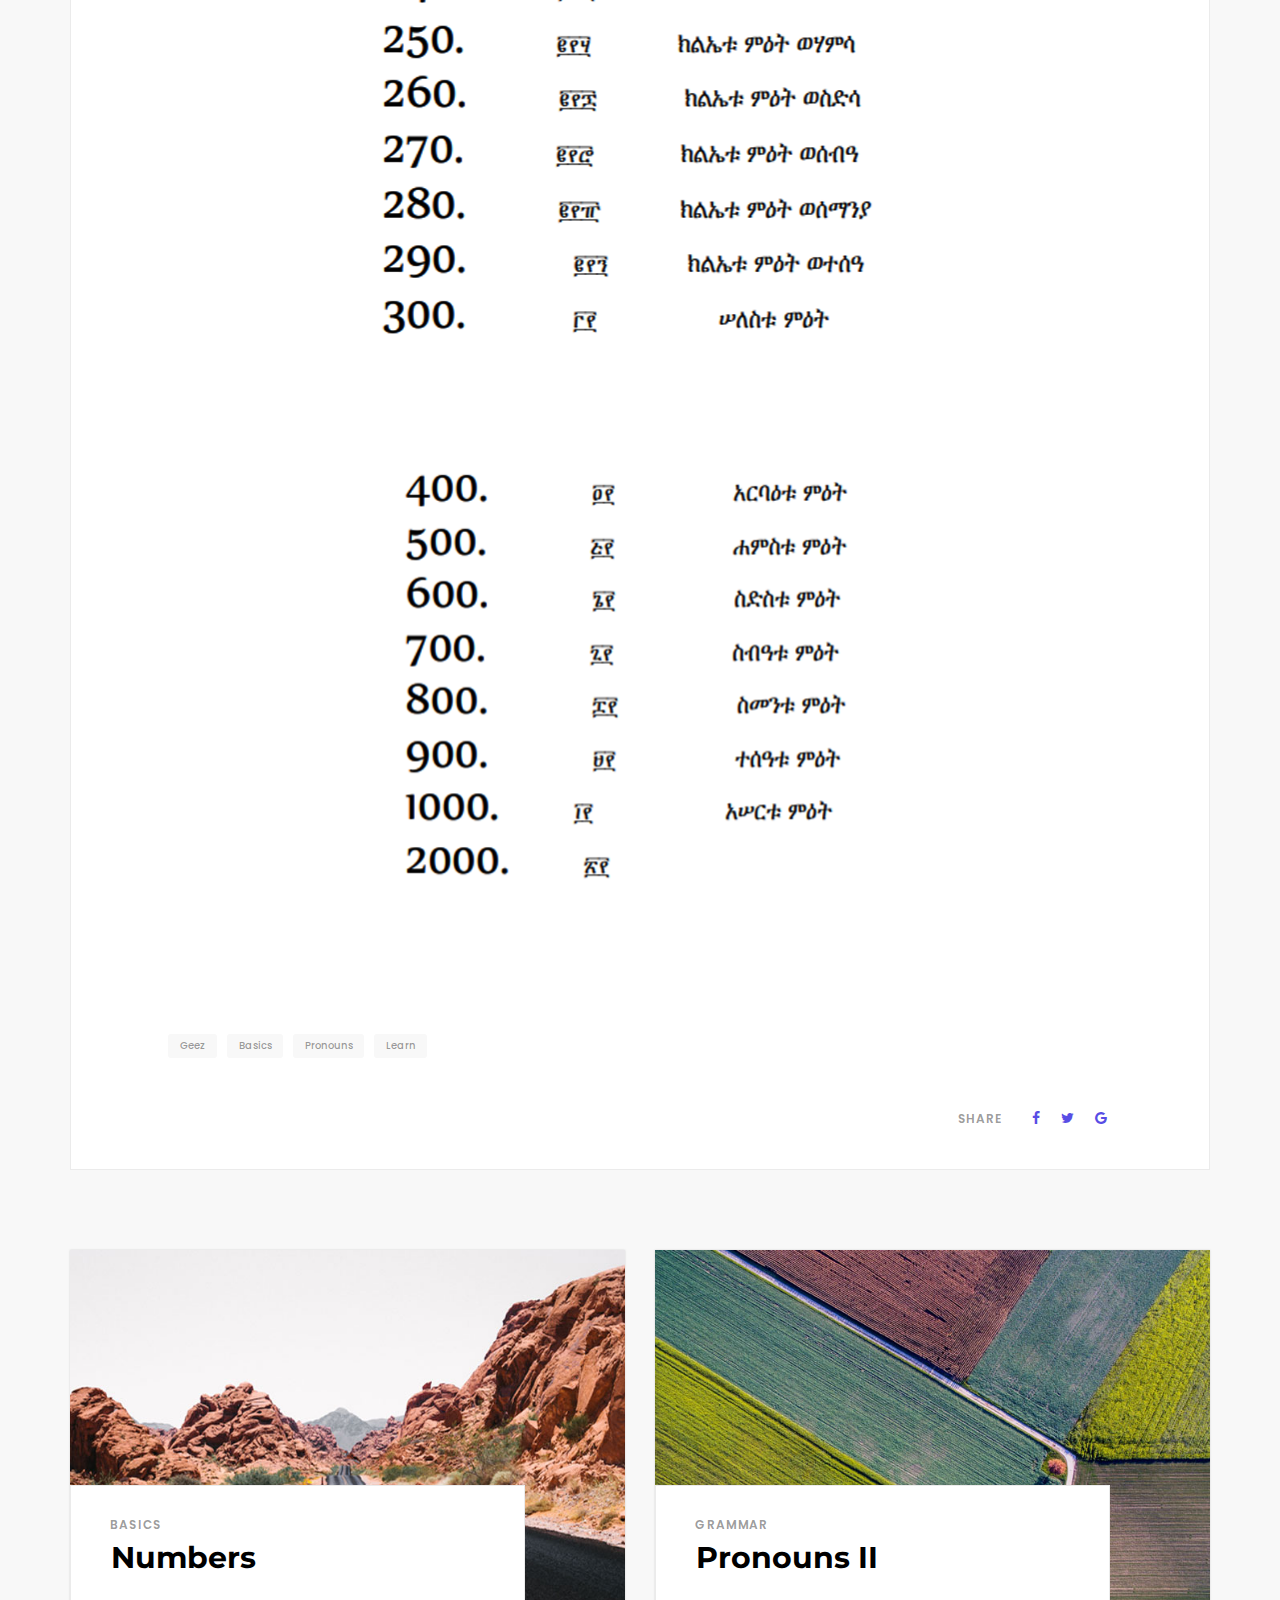
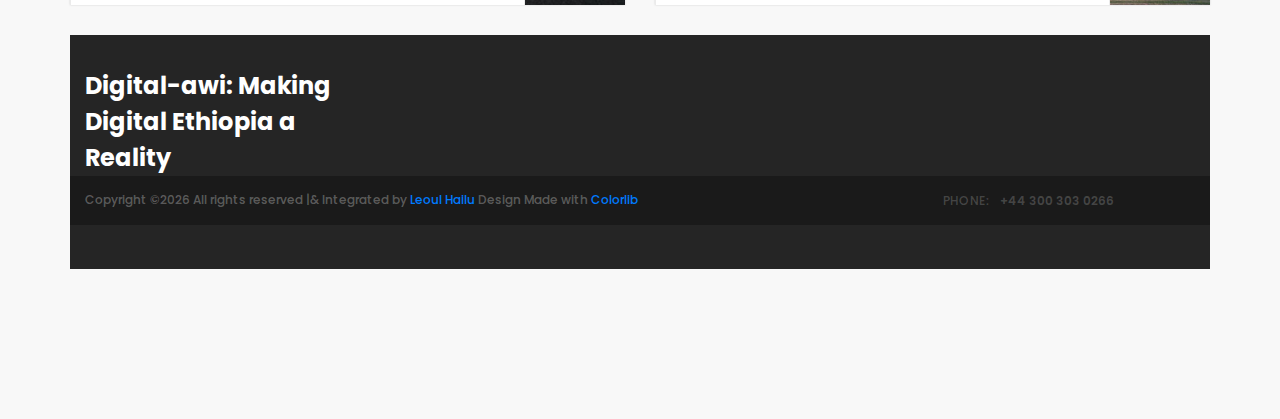
<file: nums.html>
<!DOCTYPE html>
<html lang="en">
<head>
<title>Pronouns/መራሕያን </title>
<meta charset="utf-8">
<meta http-equiv="X-UA-Compatible" content="IE=edge">
<meta name="description" content="Lingua project">
<meta name="viewport" content="width=device-width, initial-scale=1">
<link rel="stylesheet" type="text/css" href="styles/bootstrap4/bootstrap.min.css">
<link href="plugins/font-awesome-4.7.0/css/font-awesome.min.css" rel="stylesheet" type="text/css">
<link rel="stylesheet" type="text/css" href="plugins/OwlCarousel2-2.2.1/owl.carousel.css">
<link rel="stylesheet" type="text/css" href="plugins/OwlCarousel2-2.2.1/owl.theme.default.css">
<link rel="stylesheet" type="text/css" href="plugins/OwlCarousel2-2.2.1/animate.css">
<link href="plugins/video-js/video-js.css" rel="stylesheet" type="text/css">
<link rel="stylesheet" type="text/css" href="styles/blog_single.css">
<link rel="stylesheet" type="text/css" href="styles/blog_single_responsive.css">
</head>
<body>

<div class="super_container">

	<!-- Header -->

	<header class="header">
			
		<!-- Top Bar -->
		<div class="top_bar">
			<div class="top_bar_container">
				<div class="container">
				 	<div class="row">
						<div class="col">
							<div class="top_bar_content d-flex flex-row align-items-center justify-content-start">
							
								<div class="top_bar_right ml-auto">

									<!-- Language -->
									
									<!-- Social -->
									
								</div>
							</div>
						</div>
					</div>
				</div>
			</div>				
		</div>

		<!-- Header Content -->
		<div class="header_container">
			<div class="container">
				<div class="row">
					<div class="col">
						<div class="header_content d-flex flex-row align-items-center justify-content-start">
							<div class="logo_container mr-auto">
								<a href="#">
									<div class="logo_text"><a href="index.html" >Digitalawi</a></div>
								</a>
							</div>
							<nav class="main_nav_contaner">
								<ul class="main_nav">
									<li><a href="index.html">Home</a></li>
									<li><a href="courses.html">News</a></li>
									<li><a href="instructors.html">Contact</a></li>
									<li><a href="guide.html"><i class="fa fa-backward" aria-hidden="true"></i>Geez guide</a></li>
								<!--	<li class="active"><a href="blog.html">Blog</a></li>
									<li><a href="contact.html">Contact</a></li> -->
								</ul>
							</nav>
							<div class="header_content_right ml-auto text-right">
							<!--	<div class="header_search">
									<div class="search_form_container">
										<form action="#" id="search_form" class="search_form trans_400">
											<input type="search" class="header_search_input trans_400" placeholder="Type for Search" required="required">
											<div class="search_button">
												<i class="fa fa-search" aria-hidden="true"></i>
											</div> 
										</form>
									</div> 
								</div> -->

								<!-- Hamburger -->

								<div class="user"><a href="index.html"><i class="fa fa-home" aria-hidden="true"></i></a></div>
								<div class="hamburger menu_mm">
									<i class="fa fa-bars menu_mm" aria-hidden="true"></i>
								</div>
							</div>

						</div>
					</div>
				</div>
			</div>
		</div>

	</header>

	<!-- Menu -->

	<div class="menu d-flex flex-column align-items-end justify-content-start text-right menu_mm trans_400">
		<div class="menu_close_container"><div class="menu_close"><div></div><div></div></div></div>
		<!--<div class="search">
			<form action="#" class="header_search_form menu_mm">
				<input type="search" class="search_input menu_mm" placeholder="Search" required="required">
				<button class="header_search_button d-flex flex-column align-items-center justify-content-center menu_mm">
					<i class="fa fa-search menu_mm" aria-hidden="true"></i>
				</button>
			</form>
		</div> -->
		<nav class="menu_nav">
			<ul class="menu_mm">
				<li class="menu_mm"><a href="index.html">Home</a></li>
				<li class="menu_mm"><a href="courses.html">News</a></li>
				<li class="menu_mm"><a href="instructors.html">Contact</a></li>
				<li class="menu_mm"><a href="guide.html"><i class="fa fa-backward" aria-hidden="true"></i> Geez Guide</a></li>
			<!--	<li class="menu_mm"><a href="blog.html">Blog</a></li>
				<li class="menu_mm"><a href="contact.html">Contact</a></li> -->
			</ul>
		</nav>
		<div class="menu_extra">
			<!-- <div class="menu_phone"><span class="menu_title">phone:</span>+44 300 303 0266</div>
			<div class="menu_social">
				<span class="menu_title">follow us</span>
				<ul>
					<li><a href="#"><i class="fa fa-facebook" aria-hidden="true"></i></a></li>
					<li><a href="#"><i class="fa fa-instagram" aria-hidden="true"></i></a></li>
					<li><a href="#"><i class="fa fa-twitter" aria-hidden="true"></i></a></li> -->
				</ul>
			</div>
		</div>
	</div>
	
	<!-- Home -->

	<div class="home">
		<div class="breadcrumbs_container">
			<div class="container">
				<div class="row">
					<div class="col">
						<ul class="breadcrumbs_list d-flex flex-row align-items-center justify-content-start">
							<li><a href="index.html">Digital-awi</a></li>
							<li><a href="guide.html">Geez Guide</a></li>
							<li>Numbers</li>
						</ul>
					</div>
				</div>
			</div>
		</div>
	</div>

	<!-- Blog Image -->

	<div class="blog_top_image">
		<div class="blog_top">
			<div class="blog_background parallax-window" data-parallax="scroll" data-image-src="images/blog_background.jpg" data-speed="0.8"></div>
		</div>
	</div>

	<!-- Blog Content -->

	<div class="blog_container">
		<div class="container">
			<div class="row blog_content_row">
				<div class="col">
					<div class="blog_content">
						<div class="blog_post_title_container">
							<div class="blog_category"><a href="#">Grammar</a></div>
							<div class="blog_title">Numbers/ ቁጥር </div>
						</div>
						<div class="blog_text">
							<p>
								</p>
							
							
								
								</p>
								
							<figure class="blog_post_image">
								<img src="images/num1.png" alt="">
                                <img src="images/num2.png" alt="">
                                <img src="images/num3.png" alt="">
                                <img src="images/num4.png" alt="">
                                <img src="images/num5.png" alt="">
                                <img src="images/num6.png" alt="">
                                <img src="images/num7.png" alt="">
                                <img src="images/num8.png" alt="">
                                <img src="images/num9.png" alt="">
                                <img src="images/num10.png" alt="">
                                <img src="images/num11.png" alt="">
								<figcaption></figcaption>
							</figure>
							<p></p>
						</div>
						<div class="blog_tags">
							<ul>
								<li><a href="#">Geez</a></li>
								<li><a href="#">Basics</a></li>
								<li><a href="#">Pronouns</a></li>
								<li><a href="#">Learn</a></li>
							</ul>
						</div>
						<div class="blog_post_footer d-flex flex-lg-row flex-column align-items-lg-center align-items-start justify-content-start">
						 	<div class="blog_post_author d-flex flex-row align-items-center justify-content-start">
								<!--<div class="author_image"><div><img src="images/blog_author.jpg" alt=""></div></div>
								<div class="author_info">
									<ul>
										<li><a href="#">Sarah Parker</a></li>
										<li>Sep 29, 2017 at 9:48 am</li>
									</ul>
								</div> -->
							</div>
							<div class="blog_post_share ml-lg-auto">
								<span>share</span>
								<ul>
									<li><a href="#"><i class="fa fa-facebook" aria-hidden="true"></i></a></li>
									<li><a href="#"><i class="fa fa-twitter" aria-hidden="true"></i></a></li>
									<li><a href="#"><i class="fa fa-google" aria-hidden="true"></i></a></li>
								</ul>
							</div>
						</div>
					</div>
				</div>
			</div>
			
			<!-- Similar Posts -->

			<div class="row similar_posts">

				<!-- Blog Post -->
				<div class="col-lg-6">
					<div class="blog_post">
						<div class="blog_image" style="background-image:url(images/blog_7.jpg)"></div>
						<div class="blog_title_container">
							<div class="blog_post_category"><a href="#">Basics</a></div>
							<div class="blog_post_title"><a href="blog_single.html">Numbers</a></div>
							<div class="blog_post_text">
								<p>Learn the numbers in Geez.</p>
							</div>
							<div class="read_more"><a href="blog_single.html">Read More <img src="images/right.png" alt=""></a></div>
						</div>
					</div>
				</div>

				<!-- Blog Post -->
				<div class="col-lg-6">
					<div class="blog_post">
						<div class="blog_image" style="background-image:url(images/blog_8.jpg)"></div>
						<div class="blog_title_container">
							<div class="blog_post_category"><a href="#">Grammar</a></div>
							<div class="blog_post_title"><a href="blog_single.html">Pronouns II</a></div>
							<div class="blog_post_text">
								<p>Let us learn the basics of Geez by learning the pronouns. They can help us to refer people and things in an accurate manner.</p>
							</div>
							<div class="read_more"><a href="blog_single.html">Read More <img src="images/right.png" alt=""></a></div>
						</div>
					</div>
				</div>
			</div>
         <!--
			<div class="row register">
				<div class="col-lg-6 offset-lg-3">
					<div class="register_form_title">Post a Comment</div>
					<div class="register_form_container">
						<form action="#" id="register_form" class="register_form">
							<div class="row register_row">
								<div class="col-lg-6 register_col">
									<input type="text" class="form_input" placeholder="Name" required="required">
								</div>
								<div class="col-lg-6 register_col">
									<input type="email" class="form_input" placeholder="Email" required="required">
								</div>
								<div class="col-lg-12">
									<textarea class="form_input form_text" placeholder="Comment" required="required"></textarea>
								</div>
								<div class="col">
									<button type="submit" class="form_button trans_200">post a comment</button>
								</div>
							</div>
						</form>
					</div>
				</div>
			</div>

			<div class="row comments">
				<div class="col-lg-6 offset-lg-3">
					<div class="comments_title">Comments <span>(12)</span></div>
					<div class="comments_container">
						<ul class="comments_list">
							<li class="comment">
								<div class="comment_content">
									<div class="comment_title_container d-flex flex-row align-items-center justify-content-start">
										<div class="comment_image"><div><img src="images/blog_author.jpg" alt=""></div></div>
										<div class="comment_info">
											<div class="comment_name"><a href="#">Sarah Parker</a></div>
											<div class="comment_time">Sep 29, 2017 at 9:48 am</div>
										</div>
									</div>
									<div class="comment_text">
										<p>Nam egestas lorem ex, sit amet commodo tortor faucibus a. Suspendisse commodo, turpis a dapibus fermentum, turpis ipsum.</p>
									</div>
								</div>
								<ul>
									<li class="comment">
										<div class="comment_content">
											<div class="comment_title_container d-flex flex-row align-items-center justify-content-start">
												<div class="comment_image"><div><img src="images/blog_author.jpg" alt=""></div></div>
												<div class="comment_info">
													<div class="comment_name"><a href="#">Sarah Parker</a></div>
													<div class="comment_time">Sep 29, 2017 at 9:48 am</div>
												</div>
											</div>
											<div class="comment_text">
												<p>Sed imperdiet ante quis felis tempor hendrerit.</p>
											</div>
										</div>
									</li>
								</ul>
							</li>
							<li class="comment">
								<div class="comment_content">
									<div class="comment_title_container d-flex flex-row align-items-center justify-content-start">
										<div class="comment_image"><div><img src="images/blog_author.jpg" alt=""></div></div>
										<div class="comment_info">
											<div class="comment_name"><a href="#">Sarah Parker</a></div>
											<div class="comment_time">Sep 29, 2017 at 9:48 am</div>
										</div>
									</div>
									<div class="comment_text">
										<p>Nam egestas lorem ex, sit amet commodo tortor faucibus a. Suspendisse commodo, turpis a dapibus fermentum, turpis ipsum.</p>
									</div>
								</div>
							</li>
						</ul>
					</div>
					<div class="comments_more">
						<div class="comments_more_button"><a href="#">load more</a></div>
					</div>
				</div>
			</div>
		</div>
	</div> -->

	<!-- Footer -->

	<footer class="footer">
		<div class="footer_body">
			<div class="container">
				<div class="row">

					<!-- Newsletter -->
					<div class="col-lg-3 footer_col">
						<div class="newsletter_container d-flex flex-column align-items-start justify-content-end">
							<div class="footer_logo mb-auto"><a href="#">Digital-awi: Making Digital Ethiopia a Reality </a></div>
						  <!--  <div class="footer_title">Subscribe</div>
							<form action="#" id="newsletter_form" class="newsletter_form">
								<input type="email" class="newsletter_input" placeholder="Email" required="required">
								<button class="newsletter_button"><i class="fa fa-long-arrow-right" aria-hidden="true"></i></button>
							</form>
						</div>
					</div>

					<!-- About --
					<div class="col-lg-2 offset-lg-3 footer_col">
						<div>
							<div class="footer_title">About Us</div>
							<ul class="footer_list">
								<li><a href="#">Courses</a></li>
								<li><a href="#">Team</a></li>
								<li><a href="#">Brand Guidelines</a></li>
								<li><a href="#">Jobs</a></li>
								<li><a href="#">Advertise with us</a></li>
								<li><a href="#">Press</a></li>
								<li><a href="#">Contact us</a></li>
							</ul>
						</div>
					</div>

					<!-- Help & Support --
					<div class="col-lg-2 footer_col">
						<div class="footer_title">Help & Support</div>
						<ul class="footer_list">
							<li><a href="#">Discussions</a></li>
							<li><a href="#">Troubleshooting</a></li>
							<li><a href="#">Duolingo FAQs</a></li>
							<li><a href="#">Schools FAQs</a></li>
							<li><a href="#">Duolingo English Test FAQs</a></li>
							<li><a href="#">Status</a></li>
						</ul>
					</div>

					<!-- Privacy --
					<div class="col-lg-2 footer_col clearfix">
						<div>
							<div class="footer_title">Privacy & Terms</div>
							<ul class="footer_list">
								<li><a href="#">Community Guidelines</a></li>
								<li><a href="#">Terms</a></li>
								<li><a href="#">Brand Guidelines</a></li>
								<li><a href="#">Privacy</a></li>
							</ul>
						</div> -->
					</div>

				</div>
			</div>
		</div>
		<div class="copyright">
			<div class="container">
				<div class="row">
					<div class="col">
						<div class="copyright_content d-flex flex-md-row flex-column align-items-md-center align-items-start justify-content-start">
							<div class="cr"><!-- Link back to Colorlib can't be removed. Template is licensed under CC BY 3.0. -->
Copyright &copy;<script>document.write(new Date().getFullYear());</script> All rights reserved |&amp; Integrated by <a href="https://leoul.netlify.app" target="_blank">Leoul Hailu</a>  Design Made with <a href="https://colorlib.com" target="_blank">Colorlib</a> 
<!-- Link back to Colorlib can't be removed. Template is licensed under CC BY 3.0. --></div>
							<div class="cr_right ml-md-auto">
								<div class="footer_phone"><span class="cr_title">phone:</span>+44 300 303 0266</div>
							<!--	<div class="footer_social">
									<span class="cr_social_title">follow us</span>
									<ul>
										<li><a href="#"><i class="fa fa-facebook" aria-hidden="true"></i></a></li>
										<li><a href="#"><i class="fa fa-instagram" aria-hidden="true"></i></a></li>
										<li><a href="#"><i class="fa fa-twitter" aria-hidden="true"></i></a></li>
									</ul>
								</div> -->
							</div>
						</div>
					</div>
				</div>
			</div>
		</div>
	</footer>
</div>

<script src="js/jquery-3.2.1.min.js"></script>
<script src="styles/bootstrap4/popper.js"></script>
<script src="styles/bootstrap4/bootstrap.min.js"></script>
<script src="plugins/OwlCarousel2-2.2.1/owl.carousel.js"></script>
<script src="plugins/easing/easing.js"></script>
<script src="plugins/parallax-js-master/parallax.min.js"></script>
<script src="js/blog_single.js"></script>
</body>
</html>
</file>
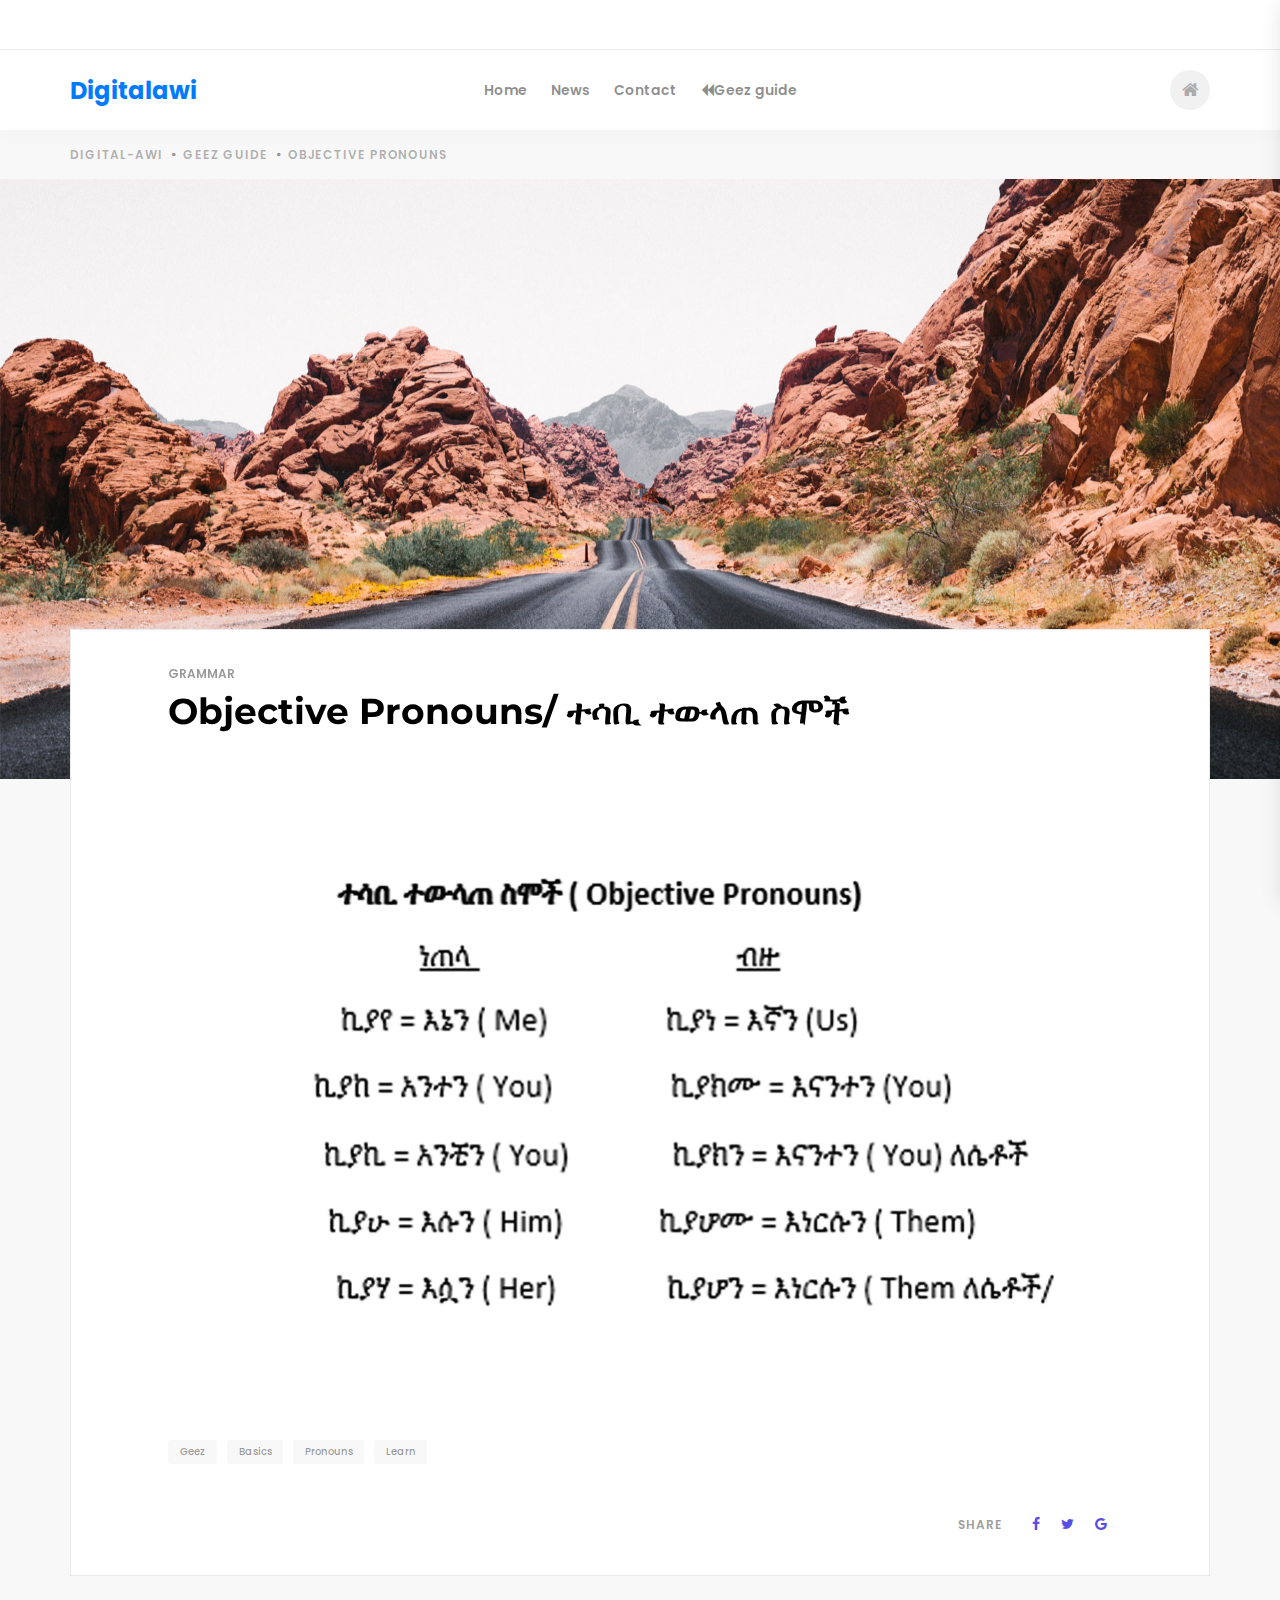
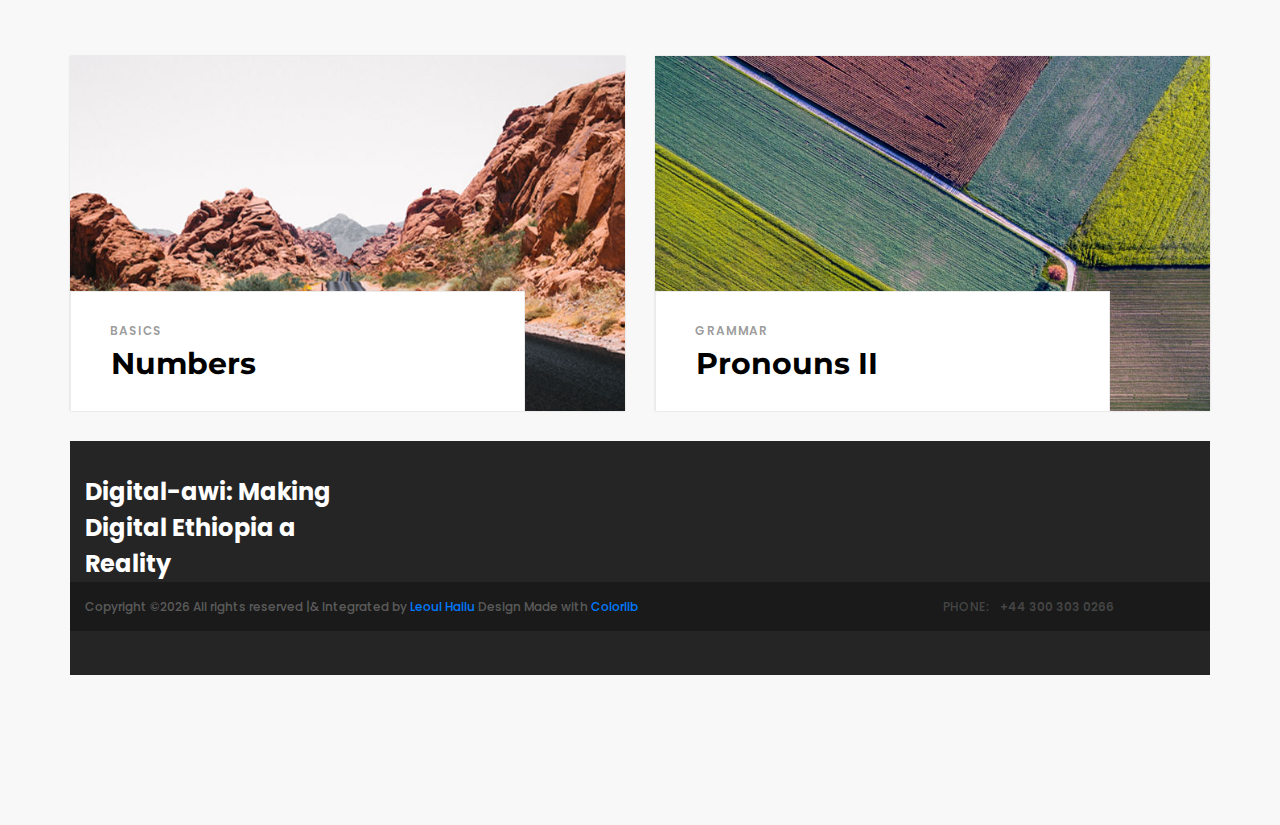
<file: objpr.html>
<!DOCTYPE html>
<html lang="en">
<head>
<title>Pronouns/መራሕያን </title>
<meta charset="utf-8">
<meta http-equiv="X-UA-Compatible" content="IE=edge">
<meta name="description" content="Lingua project">
<meta name="viewport" content="width=device-width, initial-scale=1">
<link rel="stylesheet" type="text/css" href="styles/bootstrap4/bootstrap.min.css">
<link href="plugins/font-awesome-4.7.0/css/font-awesome.min.css" rel="stylesheet" type="text/css">
<link rel="stylesheet" type="text/css" href="plugins/OwlCarousel2-2.2.1/owl.carousel.css">
<link rel="stylesheet" type="text/css" href="plugins/OwlCarousel2-2.2.1/owl.theme.default.css">
<link rel="stylesheet" type="text/css" href="plugins/OwlCarousel2-2.2.1/animate.css">
<link href="plugins/video-js/video-js.css" rel="stylesheet" type="text/css">
<link rel="stylesheet" type="text/css" href="styles/blog_single.css">
<link rel="stylesheet" type="text/css" href="styles/blog_single_responsive.css">
</head>
<body>

<div class="super_container">

	<!-- Header -->

	<header class="header">
			
		<!-- Top Bar -->
		<div class="top_bar">
			<div class="top_bar_container">
				<div class="container">
				 	<div class="row">
						<div class="col">
							<div class="top_bar_content d-flex flex-row align-items-center justify-content-start">
							
								<div class="top_bar_right ml-auto">

									<!-- Language -->
									
									<!-- Social -->
									
								</div>
							</div>
						</div>
					</div>
				</div>
			</div>				
		</div>

		<!-- Header Content -->
		<div class="header_container">
			<div class="container">
				<div class="row">
					<div class="col">
						<div class="header_content d-flex flex-row align-items-center justify-content-start">
							<div class="logo_container mr-auto">
								<a href="#">
									<div class="logo_text"><a href="index.html" >Digitalawi</a></div>
								</a>
							</div>
							<nav class="main_nav_contaner">
								<ul class="main_nav">
									<li><a href="index.html">Home</a></li>
									<li><a href="courses.html">News</a></li>
									<li><a href="instructors.html">Contact</a></li>
									<li><a href="guide.html"><i class="fa fa-backward" aria-hidden="true"></i>Geez guide</a></li>
								<!--	<li class="active"><a href="blog.html">Blog</a></li>
									<li><a href="contact.html">Contact</a></li> -->
								</ul>
							</nav>
							<div class="header_content_right ml-auto text-right">
							<!--	<div class="header_search">
									<div class="search_form_container">
										<form action="#" id="search_form" class="search_form trans_400">
											<input type="search" class="header_search_input trans_400" placeholder="Type for Search" required="required">
											<div class="search_button">
												<i class="fa fa-search" aria-hidden="true"></i>
											</div> 
										</form>
									</div> 
								</div> -->

								<!-- Hamburger -->

								<div class="user"><a href="index.html"><i class="fa fa-home" aria-hidden="true"></i></a></div>
								<div class="hamburger menu_mm">
									<i class="fa fa-bars menu_mm" aria-hidden="true"></i>
								</div>
							</div>

						</div>
					</div>
				</div>
			</div>
		</div>

	</header>

	<!-- Menu -->

	<div class="menu d-flex flex-column align-items-end justify-content-start text-right menu_mm trans_400">
		<div class="menu_close_container"><div class="menu_close"><div></div><div></div></div></div>
		<!--<div class="search">
			<form action="#" class="header_search_form menu_mm">
				<input type="search" class="search_input menu_mm" placeholder="Search" required="required">
				<button class="header_search_button d-flex flex-column align-items-center justify-content-center menu_mm">
					<i class="fa fa-search menu_mm" aria-hidden="true"></i>
				</button>
			</form>
		</div> -->
		<nav class="menu_nav">
			<ul class="menu_mm">
				<li class="menu_mm"><a href="index.html">Home</a></li>
				<li class="menu_mm"><a href="courses.html">News</a></li>
				<li class="menu_mm"><a href="instructors.html">Contact</a></li>
				<li class="menu_mm"><a href="guide.html"><i class="fa fa-backward" aria-hidden="true"></i> Geez Guide</a></li>
			<!--	<li class="menu_mm"><a href="blog.html">Blog</a></li>
				<li class="menu_mm"><a href="contact.html">Contact</a></li> -->
			</ul>
		</nav>
		<div class="menu_extra">
			<!-- <div class="menu_phone"><span class="menu_title">phone:</span>+44 300 303 0266</div>
			<div class="menu_social">
				<span class="menu_title">follow us</span>
				<ul>
					<li><a href="#"><i class="fa fa-facebook" aria-hidden="true"></i></a></li>
					<li><a href="#"><i class="fa fa-instagram" aria-hidden="true"></i></a></li>
					<li><a href="#"><i class="fa fa-twitter" aria-hidden="true"></i></a></li> -->
				</ul>
			</div>
		</div>
	</div>
	
	<!-- Home -->

	<div class="home">
		<div class="breadcrumbs_container">
			<div class="container">
				<div class="row">
					<div class="col">
						<ul class="breadcrumbs_list d-flex flex-row align-items-center justify-content-start">
							<li><a href="index.html">Digital-awi</a></li>
							<li><a href="guide.html">Geez Guide</a></li>
							<li>Objective Pronouns</li>
						</ul>
					</div>
				</div>
			</div>
		</div>
	</div>

	<!-- Blog Image -->

	<div class="blog_top_image">
		<div class="blog_top">
			<div class="blog_background parallax-window" data-parallax="scroll" data-image-src="images/blog_background.jpg" data-speed="0.8"></div>
		</div>
	</div>

	<!-- Blog Content -->

	<div class="blog_container">
		<div class="container">
			<div class="row blog_content_row">
				<div class="col">
					<div class="blog_content">
						<div class="blog_post_title_container">
							<div class="blog_category"><a href="#">Grammar</a></div>
							<div class="blog_title">Objective Pronouns/ ተሳቢ ተውላጠ ስሞች  </div>
						</div>
						<div class="blog_text">
							<p>
								</p>
							
							
								
								</p>
								
							<figure class="blog_post_image">
								<img src="images/objpr.png" alt="">
								<figcaption></figcaption>
							</figure>
							<p></p>
						</div>
						<div class="blog_tags">
							<ul>
								<li><a href="#">Geez</a></li>
								<li><a href="#">Basics</a></li>
								<li><a href="#">Pronouns</a></li>
								<li><a href="#">Learn</a></li>
							</ul>
						</div>
						<div class="blog_post_footer d-flex flex-lg-row flex-column align-items-lg-center align-items-start justify-content-start">
						 	<div class="blog_post_author d-flex flex-row align-items-center justify-content-start">
								<!--<div class="author_image"><div><img src="images/blog_author.jpg" alt=""></div></div>
								<div class="author_info">
									<ul>
										<li><a href="#">Sarah Parker</a></li>
										<li>Sep 29, 2017 at 9:48 am</li>
									</ul>
								</div> -->
							</div>
							<div class="blog_post_share ml-lg-auto">
								<span>share</span>
								<ul>
									<li><a href="#"><i class="fa fa-facebook" aria-hidden="true"></i></a></li>
									<li><a href="#"><i class="fa fa-twitter" aria-hidden="true"></i></a></li>
									<li><a href="#"><i class="fa fa-google" aria-hidden="true"></i></a></li>
								</ul>
							</div>
						</div>
					</div>
				</div>
			</div>
			
			<!-- Similar Posts -->

			<div class="row similar_posts">

				<!-- Blog Post -->
				<div class="col-lg-6">
					<div class="blog_post">
						<div class="blog_image" style="background-image:url(images/blog_7.jpg)"></div>
						<div class="blog_title_container">
							<div class="blog_post_category"><a href="#">Basics</a></div>
							<div class="blog_post_title"><a href="blog_single.html">Numbers</a></div>
							<div class="blog_post_text">
								<p>Learn the numbers in Geez.</p>
							</div>
							<div class="read_more"><a href="blog_single.html">Read More <img src="images/right.png" alt=""></a></div>
						</div>
					</div>
				</div>

				<!-- Blog Post -->
				<div class="col-lg-6">
					<div class="blog_post">
						<div class="blog_image" style="background-image:url(images/blog_8.jpg)"></div>
						<div class="blog_title_container">
							<div class="blog_post_category"><a href="#">Grammar</a></div>
							<div class="blog_post_title"><a href="blog_single.html">Pronouns II</a></div>
							<div class="blog_post_text">
								<p>Let us learn the basics of Geez by learning the pronouns. They can help us to refer people and things in an accurate manner.</p>
							</div>
							<div class="read_more"><a href="blog_single.html">Read More <img src="images/right.png" alt=""></a></div>
						</div>
					</div>
				</div>
			</div>
         <!--
			<div class="row register">
				<div class="col-lg-6 offset-lg-3">
					<div class="register_form_title">Post a Comment</div>
					<div class="register_form_container">
						<form action="#" id="register_form" class="register_form">
							<div class="row register_row">
								<div class="col-lg-6 register_col">
									<input type="text" class="form_input" placeholder="Name" required="required">
								</div>
								<div class="col-lg-6 register_col">
									<input type="email" class="form_input" placeholder="Email" required="required">
								</div>
								<div class="col-lg-12">
									<textarea class="form_input form_text" placeholder="Comment" required="required"></textarea>
								</div>
								<div class="col">
									<button type="submit" class="form_button trans_200">post a comment</button>
								</div>
							</div>
						</form>
					</div>
				</div>
			</div>

			<div class="row comments">
				<div class="col-lg-6 offset-lg-3">
					<div class="comments_title">Comments <span>(12)</span></div>
					<div class="comments_container">
						<ul class="comments_list">
							<li class="comment">
								<div class="comment_content">
									<div class="comment_title_container d-flex flex-row align-items-center justify-content-start">
										<div class="comment_image"><div><img src="images/blog_author.jpg" alt=""></div></div>
										<div class="comment_info">
											<div class="comment_name"><a href="#">Sarah Parker</a></div>
											<div class="comment_time">Sep 29, 2017 at 9:48 am</div>
										</div>
									</div>
									<div class="comment_text">
										<p>Nam egestas lorem ex, sit amet commodo tortor faucibus a. Suspendisse commodo, turpis a dapibus fermentum, turpis ipsum.</p>
									</div>
								</div>
								<ul>
									<li class="comment">
										<div class="comment_content">
											<div class="comment_title_container d-flex flex-row align-items-center justify-content-start">
												<div class="comment_image"><div><img src="images/blog_author.jpg" alt=""></div></div>
												<div class="comment_info">
													<div class="comment_name"><a href="#">Sarah Parker</a></div>
													<div class="comment_time">Sep 29, 2017 at 9:48 am</div>
												</div>
											</div>
											<div class="comment_text">
												<p>Sed imperdiet ante quis felis tempor hendrerit.</p>
											</div>
										</div>
									</li>
								</ul>
							</li>
							<li class="comment">
								<div class="comment_content">
									<div class="comment_title_container d-flex flex-row align-items-center justify-content-start">
										<div class="comment_image"><div><img src="images/blog_author.jpg" alt=""></div></div>
										<div class="comment_info">
											<div class="comment_name"><a href="#">Sarah Parker</a></div>
											<div class="comment_time">Sep 29, 2017 at 9:48 am</div>
										</div>
									</div>
									<div class="comment_text">
										<p>Nam egestas lorem ex, sit amet commodo tortor faucibus a. Suspendisse commodo, turpis a dapibus fermentum, turpis ipsum.</p>
									</div>
								</div>
							</li>
						</ul>
					</div>
					<div class="comments_more">
						<div class="comments_more_button"><a href="#">load more</a></div>
					</div>
				</div>
			</div>
		</div>
	</div> -->

	<!-- Footer -->

	<footer class="footer">
		<div class="footer_body">
			<div class="container">
				<div class="row">

					<!-- Newsletter -->
					<div class="col-lg-3 footer_col">
						<div class="newsletter_container d-flex flex-column align-items-start justify-content-end">
							<div class="footer_logo mb-auto"><a href="#">Digital-awi: Making Digital Ethiopia a Reality </a></div>
						  <!--  <div class="footer_title">Subscribe</div>
							<form action="#" id="newsletter_form" class="newsletter_form">
								<input type="email" class="newsletter_input" placeholder="Email" required="required">
								<button class="newsletter_button"><i class="fa fa-long-arrow-right" aria-hidden="true"></i></button>
							</form>
						</div>
					</div>

					<!-- About --
					<div class="col-lg-2 offset-lg-3 footer_col">
						<div>
							<div class="footer_title">About Us</div>
							<ul class="footer_list">
								<li><a href="#">Courses</a></li>
								<li><a href="#">Team</a></li>
								<li><a href="#">Brand Guidelines</a></li>
								<li><a href="#">Jobs</a></li>
								<li><a href="#">Advertise with us</a></li>
								<li><a href="#">Press</a></li>
								<li><a href="#">Contact us</a></li>
							</ul>
						</div>
					</div>

					<!-- Help & Support --
					<div class="col-lg-2 footer_col">
						<div class="footer_title">Help & Support</div>
						<ul class="footer_list">
							<li><a href="#">Discussions</a></li>
							<li><a href="#">Troubleshooting</a></li>
							<li><a href="#">Duolingo FAQs</a></li>
							<li><a href="#">Schools FAQs</a></li>
							<li><a href="#">Duolingo English Test FAQs</a></li>
							<li><a href="#">Status</a></li>
						</ul>
					</div>

					<!-- Privacy --
					<div class="col-lg-2 footer_col clearfix">
						<div>
							<div class="footer_title">Privacy & Terms</div>
							<ul class="footer_list">
								<li><a href="#">Community Guidelines</a></li>
								<li><a href="#">Terms</a></li>
								<li><a href="#">Brand Guidelines</a></li>
								<li><a href="#">Privacy</a></li>
							</ul>
						</div> -->
					</div>

				</div>
			</div>
		</div>
		<div class="copyright">
			<div class="container">
				<div class="row">
					<div class="col">
						<div class="copyright_content d-flex flex-md-row flex-column align-items-md-center align-items-start justify-content-start">
							<div class="cr"><!-- Link back to Colorlib can't be removed. Template is licensed under CC BY 3.0. -->
Copyright &copy;<script>document.write(new Date().getFullYear());</script> All rights reserved |&amp; Integrated by <a href="https://leoul.netlify.app" target="_blank">Leoul Hailu</a>  Design Made with <a href="https://colorlib.com" target="_blank">Colorlib</a> 
<!-- Link back to Colorlib can't be removed. Template is licensed under CC BY 3.0. --></div>
							<div class="cr_right ml-md-auto">
								<div class="footer_phone"><span class="cr_title">phone:</span>+44 300 303 0266</div>
							<!--	<div class="footer_social">
									<span class="cr_social_title">follow us</span>
									<ul>
										<li><a href="#"><i class="fa fa-facebook" aria-hidden="true"></i></a></li>
										<li><a href="#"><i class="fa fa-instagram" aria-hidden="true"></i></a></li>
										<li><a href="#"><i class="fa fa-twitter" aria-hidden="true"></i></a></li>
									</ul>
								</div> -->
							</div>
						</div>
					</div>
				</div>
			</div>
		</div>
	</footer>
</div>

<script src="js/jquery-3.2.1.min.js"></script>
<script src="styles/bootstrap4/popper.js"></script>
<script src="styles/bootstrap4/bootstrap.min.js"></script>
<script src="plugins/OwlCarousel2-2.2.1/owl.carousel.js"></script>
<script src="plugins/easing/easing.js"></script>
<script src="plugins/parallax-js-master/parallax.min.js"></script>
<script src="js/blog_single.js"></script>
</body>
</html>
</file>
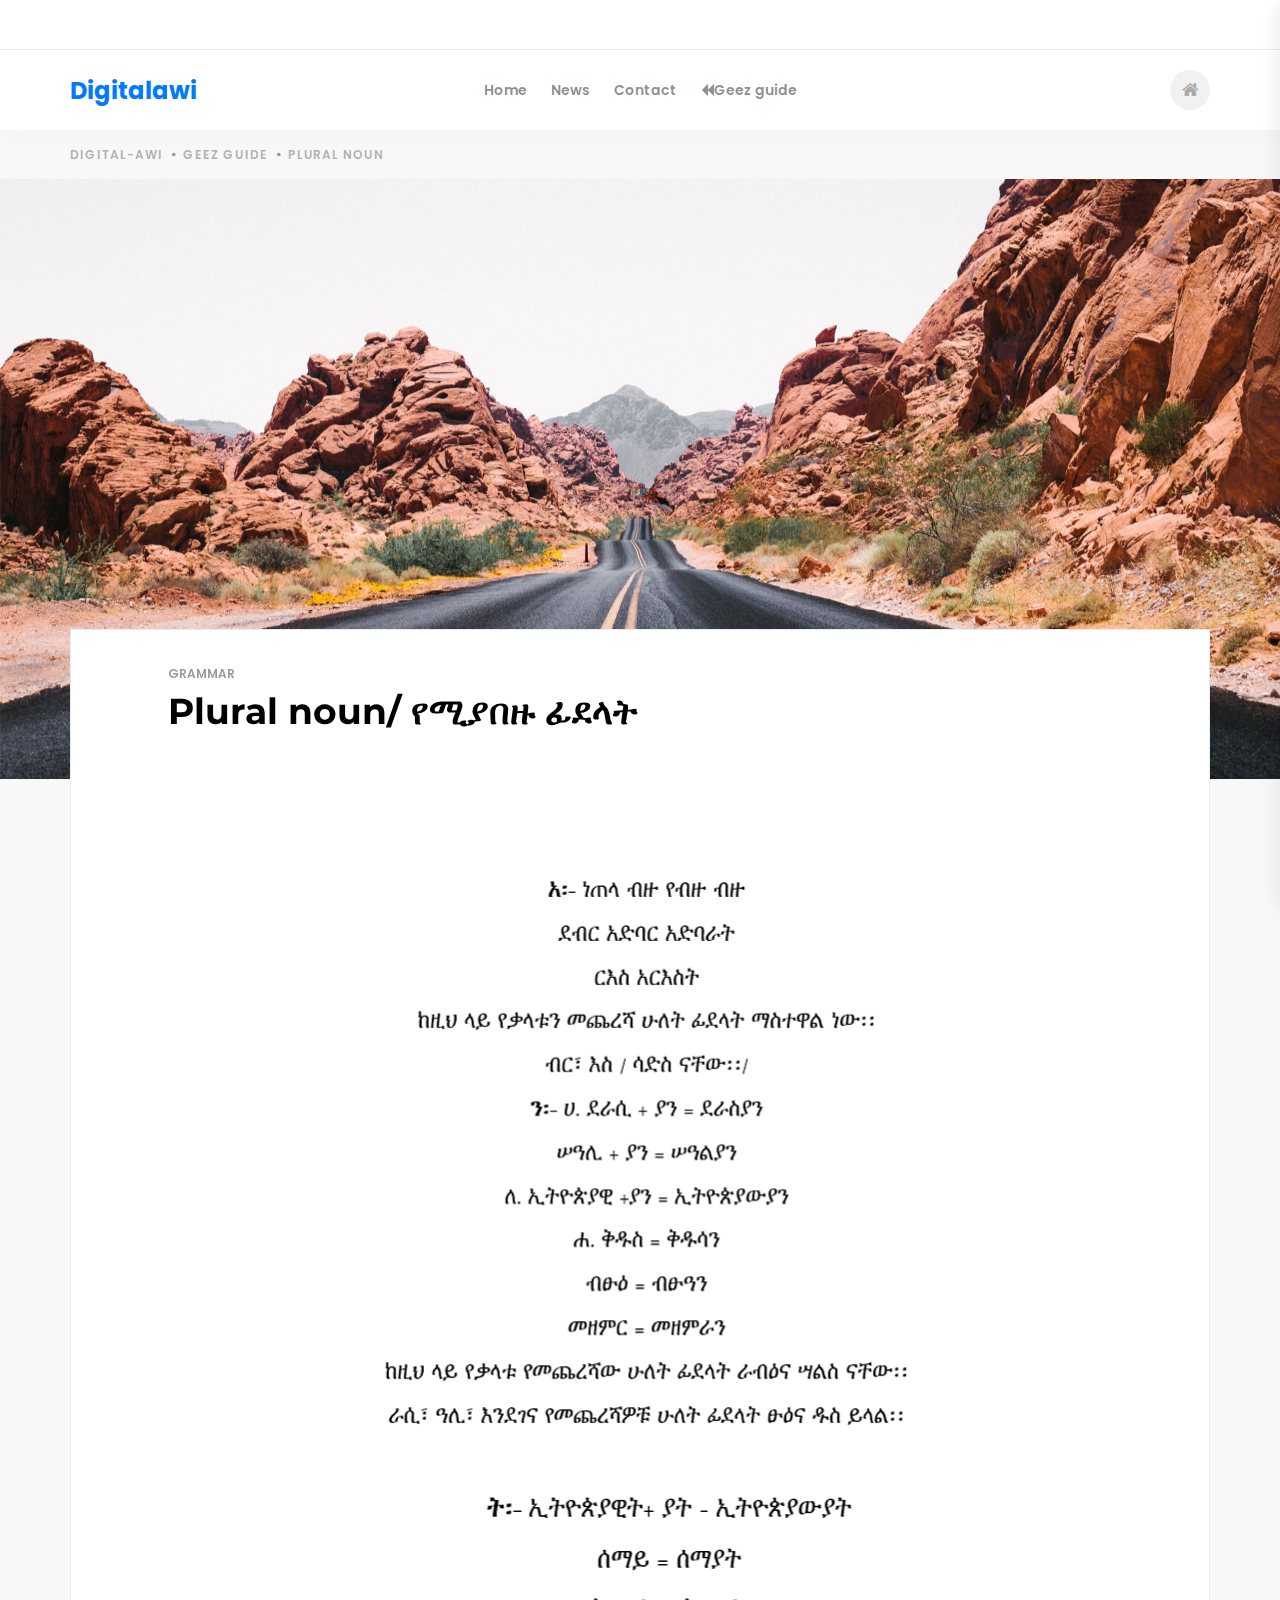
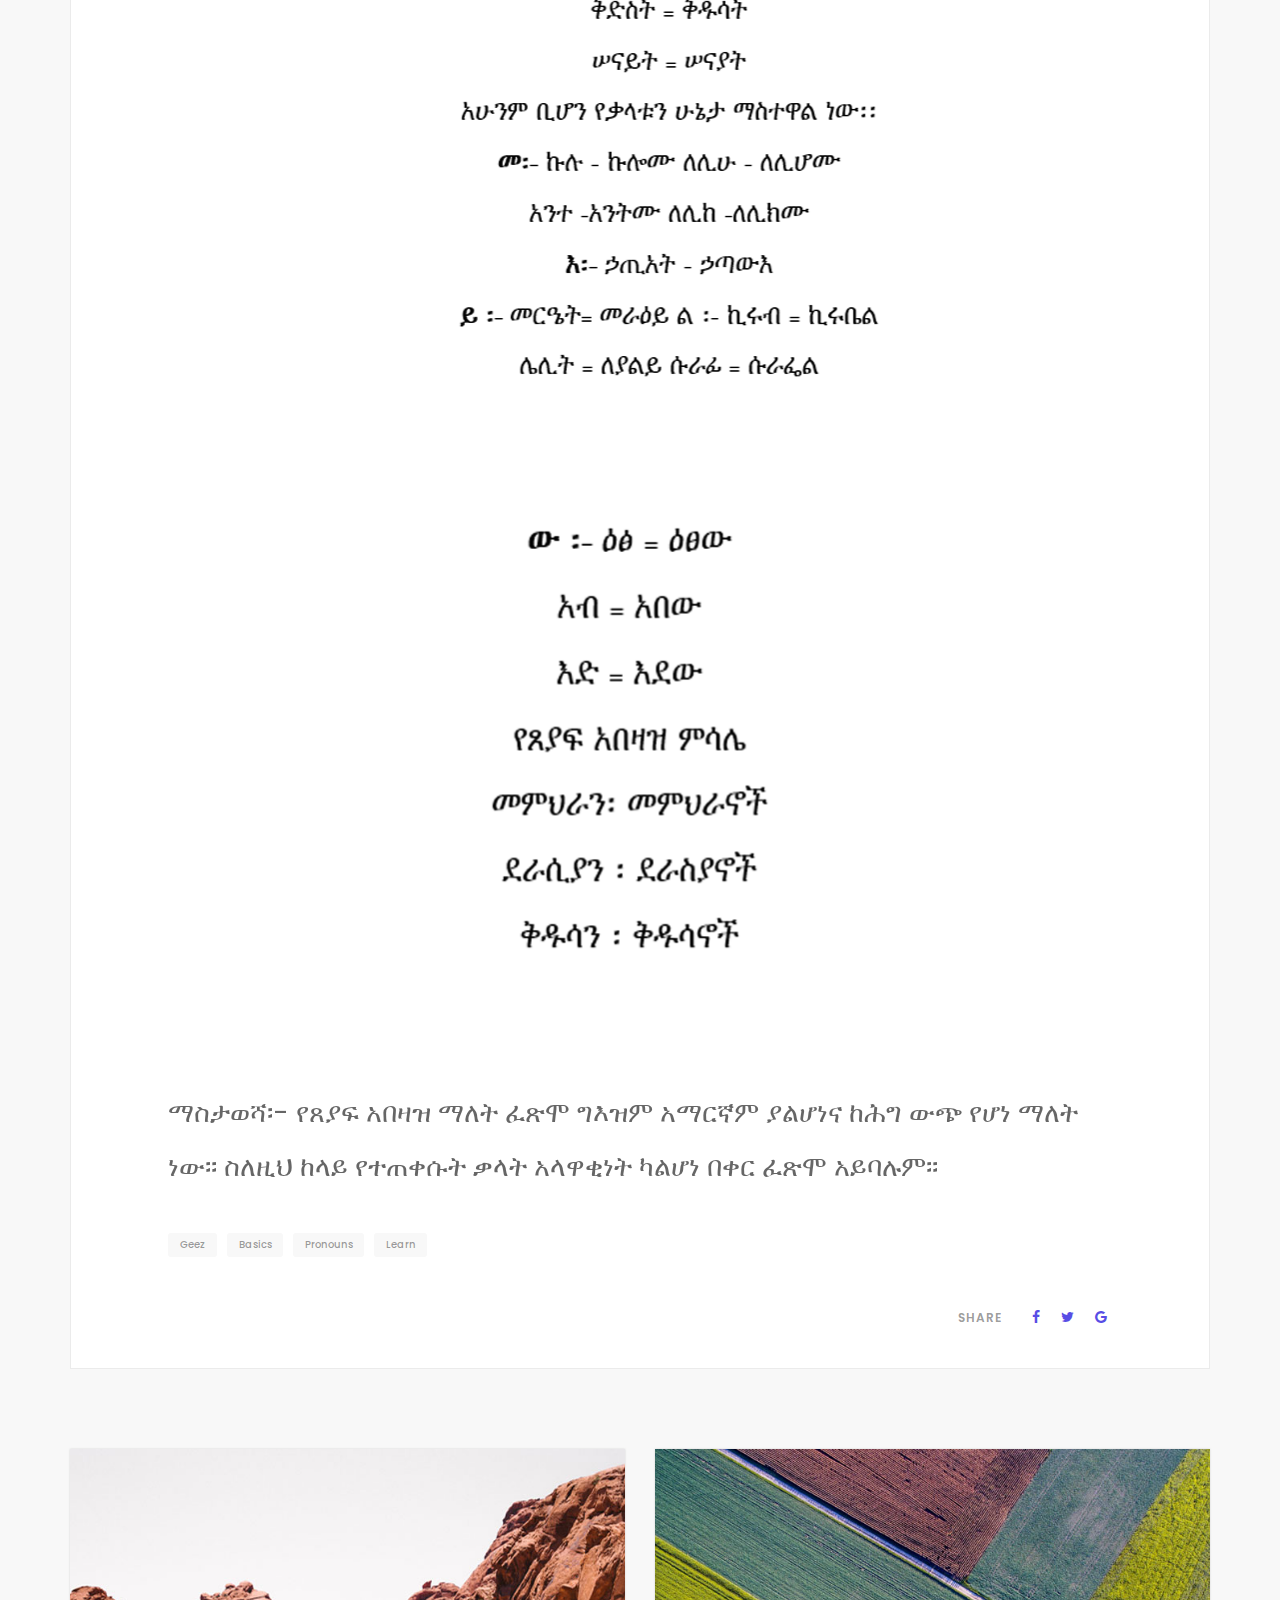
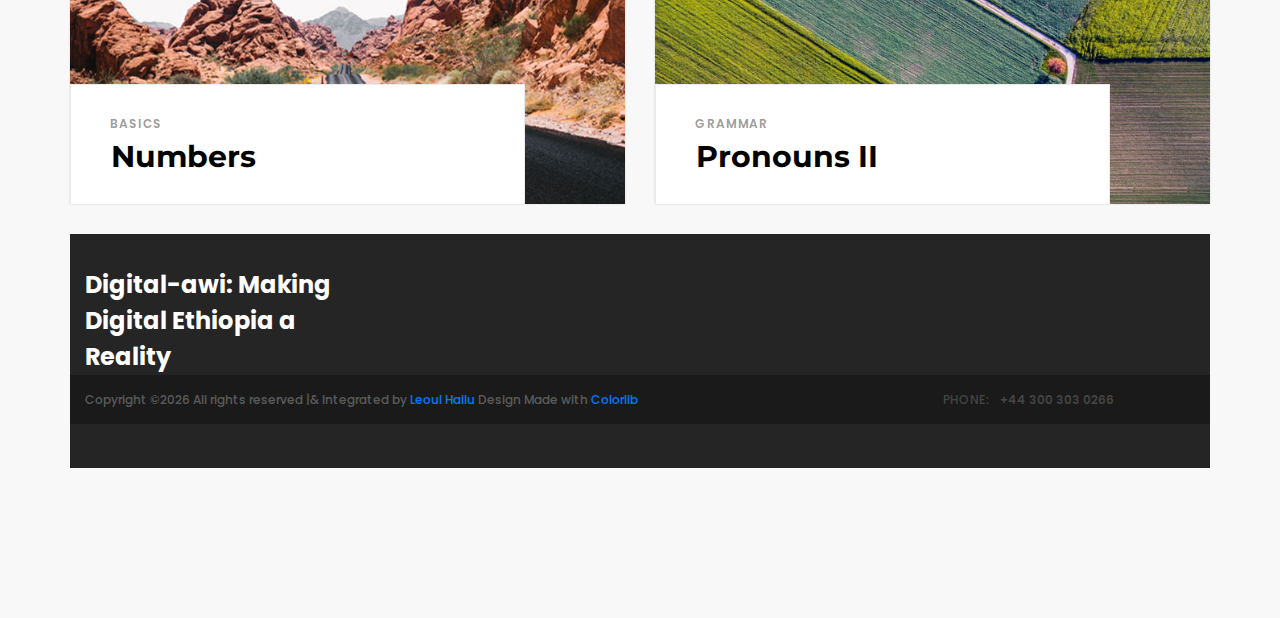
<file: plrn.html>
<!DOCTYPE html>
<html lang="en">
<head>
<title>Pronouns/መራሕያን </title>
<meta charset="utf-8">
<meta http-equiv="X-UA-Compatible" content="IE=edge">
<meta name="description" content="Lingua project">
<meta name="viewport" content="width=device-width, initial-scale=1">
<link rel="stylesheet" type="text/css" href="styles/bootstrap4/bootstrap.min.css">
<link href="plugins/font-awesome-4.7.0/css/font-awesome.min.css" rel="stylesheet" type="text/css">
<link rel="stylesheet" type="text/css" href="plugins/OwlCarousel2-2.2.1/owl.carousel.css">
<link rel="stylesheet" type="text/css" href="plugins/OwlCarousel2-2.2.1/owl.theme.default.css">
<link rel="stylesheet" type="text/css" href="plugins/OwlCarousel2-2.2.1/animate.css">
<link href="plugins/video-js/video-js.css" rel="stylesheet" type="text/css">
<link rel="stylesheet" type="text/css" href="styles/blog_single.css">
<link rel="stylesheet" type="text/css" href="styles/blog_single_responsive.css">
</head>
<body>

<div class="super_container">

	<!-- Header -->

	<header class="header">
			
		<!-- Top Bar -->
		<div class="top_bar">
			<div class="top_bar_container">
				<div class="container">
				 	<div class="row">
						<div class="col">
							<div class="top_bar_content d-flex flex-row align-items-center justify-content-start">
							
								<div class="top_bar_right ml-auto">

									<!-- Language -->
									
									<!-- Social -->
									
								</div>
							</div>
						</div>
					</div>
				</div>
			</div>				
		</div>

		<!-- Header Content -->
		<div class="header_container">
			<div class="container">
				<div class="row">
					<div class="col">
						<div class="header_content d-flex flex-row align-items-center justify-content-start">
							<div class="logo_container mr-auto">
								<a href="#">
									<div class="logo_text"><a href="index.html" >Digitalawi</a></div>
								</a>
							</div>
							<nav class="main_nav_contaner">
								<ul class="main_nav">
									<li><a href="index.html">Home</a></li>
									<li><a href="courses.html">News</a></li>
									<li><a href="instructors.html">Contact</a></li>
									<li><a href="guide.html"><i class="fa fa-backward" aria-hidden="true"></i>Geez guide</a></li>
								<!--	<li class="active"><a href="blog.html">Blog</a></li>
									<li><a href="contact.html">Contact</a></li> -->
								</ul>
							</nav>
							<div class="header_content_right ml-auto text-right">
							<!--	<div class="header_search">
									<div class="search_form_container">
										<form action="#" id="search_form" class="search_form trans_400">
											<input type="search" class="header_search_input trans_400" placeholder="Type for Search" required="required">
											<div class="search_button">
												<i class="fa fa-search" aria-hidden="true"></i>
											</div> 
										</form>
									</div> 
								</div> -->

								<!-- Hamburger -->

								<div class="user"><a href="index.html"><i class="fa fa-home" aria-hidden="true"></i></a></div>
								<div class="hamburger menu_mm">
									<i class="fa fa-bars menu_mm" aria-hidden="true"></i>
								</div>
							</div>

						</div>
					</div>
				</div>
			</div>
		</div>

	</header>

	<!-- Menu -->

	<div class="menu d-flex flex-column align-items-end justify-content-start text-right menu_mm trans_400">
		<div class="menu_close_container"><div class="menu_close"><div></div><div></div></div></div>
		<!--<div class="search">
			<form action="#" class="header_search_form menu_mm">
				<input type="search" class="search_input menu_mm" placeholder="Search" required="required">
				<button class="header_search_button d-flex flex-column align-items-center justify-content-center menu_mm">
					<i class="fa fa-search menu_mm" aria-hidden="true"></i>
				</button>
			</form>
		</div> -->
		<nav class="menu_nav">
			<ul class="menu_mm">
				<li class="menu_mm"><a href="index.html">Home</a></li>
				<li class="menu_mm"><a href="courses.html">News</a></li>
				<li class="menu_mm"><a href="instructors.html">Contact</a></li>
				<li class="menu_mm"><a href="guide.html"><i class="fa fa-backward" aria-hidden="true"></i> Geez Guide</a></li>
			<!--	<li class="menu_mm"><a href="blog.html">Blog</a></li>
				<li class="menu_mm"><a href="contact.html">Contact</a></li> -->
			</ul>
		</nav>
		<div class="menu_extra">
			<!-- <div class="menu_phone"><span class="menu_title">phone:</span>+44 300 303 0266</div>
			<div class="menu_social">
				<span class="menu_title">follow us</span>
				<ul>
					<li><a href="#"><i class="fa fa-facebook" aria-hidden="true"></i></a></li>
					<li><a href="#"><i class="fa fa-instagram" aria-hidden="true"></i></a></li>
					<li><a href="#"><i class="fa fa-twitter" aria-hidden="true"></i></a></li> -->
				</ul>
			</div>
		</div>
	</div>
	
	<!-- Home -->

	<div class="home">
		<div class="breadcrumbs_container">
			<div class="container">
				<div class="row">
					<div class="col">
						<ul class="breadcrumbs_list d-flex flex-row align-items-center justify-content-start">
							<li><a href="index.html">Digital-awi</a></li>
							<li><a href="guide.html">Geez Guide</a></li>
							<li>Plural noun</li>
						</ul>
					</div>
				</div>
			</div>
		</div>
	</div>

	<!-- Blog Image -->

	<div class="blog_top_image">
		<div class="blog_top">
			<div class="blog_background parallax-window" data-parallax="scroll" data-image-src="images/blog_background.jpg" data-speed="0.8"></div>
		</div>
	</div>

	<!-- Blog Content -->

	<div class="blog_container">
		<div class="container">
			<div class="row blog_content_row">
				<div class="col">
					<div class="blog_content">
						<div class="blog_post_title_container">
							<div class="blog_category"><a href="#">Grammar</a></div>
							<div class="blog_title">Plural noun/ የሚያበዙ ፊደላት</div>
						</div>
						<div class="blog_text">
							<p>
								</p>
							
							<br>
								
								
								</p>
								
							<figure class="blog_post_image">
								<img src="images/plr1.png" alt="">
                                <img src="images/plr2.png" alt="">
                                <img src="images/plr3.png" alt="">
								<figcaption></figcaption>
							</figure>
                            <p style="font-size: 3vh;">ማስታወሻ፡- የጸያፍ አበዛዝ ማለት ፈጽሞ
                                ግእዝም አማርኛም ያልሆነና ከሕግ
                                ውጭ የሆነ ማለት ነው፡፡ ስለዚህ
                                ከላይ የተጠቀሱት ቃላት
                                አላዋቂነት ካልሆነ በቀር ፈጽሞ
                                አይባሉም፡፡
                                </p>
							<p></p>
						</div>
						<div class="blog_tags">
							<ul>
								<li><a href="#">Geez</a></li>
								<li><a href="#">Basics</a></li>
								<li><a href="#">Pronouns</a></li>
								<li><a href="#">Learn</a></li>
							</ul>
						</div>
						<div class="blog_post_footer d-flex flex-lg-row flex-column align-items-lg-center align-items-start justify-content-start">
						 	<div class="blog_post_author d-flex flex-row align-items-center justify-content-start">
								<!--<div class="author_image"><div><img src="images/blog_author.jpg" alt=""></div></div>
								<div class="author_info">
									<ul>
										<li><a href="#">Sarah Parker</a></li>
										<li>Sep 29, 2017 at 9:48 am</li>
									</ul>
								</div> -->
							</div>
							<div class="blog_post_share ml-lg-auto">
								<span>share</span>
								<ul>
									<li><a href="#"><i class="fa fa-facebook" aria-hidden="true"></i></a></li>
									<li><a href="#"><i class="fa fa-twitter" aria-hidden="true"></i></a></li>
									<li><a href="#"><i class="fa fa-google" aria-hidden="true"></i></a></li>
								</ul>
							</div>
						</div>
					</div>
				</div>
			</div>
			
			<!-- Similar Posts -->

			<div class="row similar_posts">

				<!-- Blog Post -->
				<div class="col-lg-6">
					<div class="blog_post">
						<div class="blog_image" style="background-image:url(images/blog_7.jpg)"></div>
						<div class="blog_title_container">
							<div class="blog_post_category"><a href="#">Basics</a></div>
							<div class="blog_post_title"><a href="blog_single.html">Numbers</a></div>
							<div class="blog_post_text">
								<p>Learn the numbers in Geez.</p>
							</div>
							<div class="read_more"><a href="blog_single.html">Read More <img src="images/right.png" alt=""></a></div>
						</div>
					</div>
				</div>

				<!-- Blog Post -->
				<div class="col-lg-6">
					<div class="blog_post">
						<div class="blog_image" style="background-image:url(images/blog_8.jpg)"></div>
						<div class="blog_title_container">
							<div class="blog_post_category"><a href="#">Grammar</a></div>
							<div class="blog_post_title"><a href="blog_single.html">Pronouns II</a></div>
							<div class="blog_post_text">
								<p>Let us learn the basics of Geez by learning the pronouns. They can help us to refer people and things in an accurate manner.</p>
							</div>
							<div class="read_more"><a href="blog_single.html">Read More <img src="images/right.png" alt=""></a></div>
						</div>
					</div>
				</div>
			</div>
         <!--
			<div class="row register">
				<div class="col-lg-6 offset-lg-3">
					<div class="register_form_title">Post a Comment</div>
					<div class="register_form_container">
						<form action="#" id="register_form" class="register_form">
							<div class="row register_row">
								<div class="col-lg-6 register_col">
									<input type="text" class="form_input" placeholder="Name" required="required">
								</div>
								<div class="col-lg-6 register_col">
									<input type="email" class="form_input" placeholder="Email" required="required">
								</div>
								<div class="col-lg-12">
									<textarea class="form_input form_text" placeholder="Comment" required="required"></textarea>
								</div>
								<div class="col">
									<button type="submit" class="form_button trans_200">post a comment</button>
								</div>
							</div>
						</form>
					</div>
				</div>
			</div>

			<div class="row comments">
				<div class="col-lg-6 offset-lg-3">
					<div class="comments_title">Comments <span>(12)</span></div>
					<div class="comments_container">
						<ul class="comments_list">
							<li class="comment">
								<div class="comment_content">
									<div class="comment_title_container d-flex flex-row align-items-center justify-content-start">
										<div class="comment_image"><div><img src="images/blog_author.jpg" alt=""></div></div>
										<div class="comment_info">
											<div class="comment_name"><a href="#">Sarah Parker</a></div>
											<div class="comment_time">Sep 29, 2017 at 9:48 am</div>
										</div>
									</div>
									<div class="comment_text">
										<p>Nam egestas lorem ex, sit amet commodo tortor faucibus a. Suspendisse commodo, turpis a dapibus fermentum, turpis ipsum.</p>
									</div>
								</div>
								<ul>
									<li class="comment">
										<div class="comment_content">
											<div class="comment_title_container d-flex flex-row align-items-center justify-content-start">
												<div class="comment_image"><div><img src="images/blog_author.jpg" alt=""></div></div>
												<div class="comment_info">
													<div class="comment_name"><a href="#">Sarah Parker</a></div>
													<div class="comment_time">Sep 29, 2017 at 9:48 am</div>
												</div>
											</div>
											<div class="comment_text">
												<p>Sed imperdiet ante quis felis tempor hendrerit.</p>
											</div>
										</div>
									</li>
								</ul>
							</li>
							<li class="comment">
								<div class="comment_content">
									<div class="comment_title_container d-flex flex-row align-items-center justify-content-start">
										<div class="comment_image"><div><img src="images/blog_author.jpg" alt=""></div></div>
										<div class="comment_info">
											<div class="comment_name"><a href="#">Sarah Parker</a></div>
											<div class="comment_time">Sep 29, 2017 at 9:48 am</div>
										</div>
									</div>
									<div class="comment_text">
										<p>Nam egestas lorem ex, sit amet commodo tortor faucibus a. Suspendisse commodo, turpis a dapibus fermentum, turpis ipsum.</p>
									</div>
								</div>
							</li>
						</ul>
					</div>
					<div class="comments_more">
						<div class="comments_more_button"><a href="#">load more</a></div>
					</div>
				</div>
			</div>
		</div>
	</div> -->

	<!-- Footer -->

	<footer class="footer">
		<div class="footer_body">
			<div class="container">
				<div class="row">

					<!-- Newsletter -->
					<div class="col-lg-3 footer_col">
						<div class="newsletter_container d-flex flex-column align-items-start justify-content-end">
							<div class="footer_logo mb-auto"><a href="#">Digital-awi: Making Digital Ethiopia a Reality </a></div>
						  <!--  <div class="footer_title">Subscribe</div>
							<form action="#" id="newsletter_form" class="newsletter_form">
								<input type="email" class="newsletter_input" placeholder="Email" required="required">
								<button class="newsletter_button"><i class="fa fa-long-arrow-right" aria-hidden="true"></i></button>
							</form>
						</div>
					</div>

					<!-- About --
					<div class="col-lg-2 offset-lg-3 footer_col">
						<div>
							<div class="footer_title">About Us</div>
							<ul class="footer_list">
								<li><a href="#">Courses</a></li>
								<li><a href="#">Team</a></li>
								<li><a href="#">Brand Guidelines</a></li>
								<li><a href="#">Jobs</a></li>
								<li><a href="#">Advertise with us</a></li>
								<li><a href="#">Press</a></li>
								<li><a href="#">Contact us</a></li>
							</ul>
						</div>
					</div>

					<!-- Help & Support --
					<div class="col-lg-2 footer_col">
						<div class="footer_title">Help & Support</div>
						<ul class="footer_list">
							<li><a href="#">Discussions</a></li>
							<li><a href="#">Troubleshooting</a></li>
							<li><a href="#">Duolingo FAQs</a></li>
							<li><a href="#">Schools FAQs</a></li>
							<li><a href="#">Duolingo English Test FAQs</a></li>
							<li><a href="#">Status</a></li>
						</ul>
					</div>

					<!-- Privacy --
					<div class="col-lg-2 footer_col clearfix">
						<div>
							<div class="footer_title">Privacy & Terms</div>
							<ul class="footer_list">
								<li><a href="#">Community Guidelines</a></li>
								<li><a href="#">Terms</a></li>
								<li><a href="#">Brand Guidelines</a></li>
								<li><a href="#">Privacy</a></li>
							</ul>
						</div> -->
					</div>

				</div>
			</div>
		</div>
		<div class="copyright">
			<div class="container">
				<div class="row">
					<div class="col">
						<div class="copyright_content d-flex flex-md-row flex-column align-items-md-center align-items-start justify-content-start">
							<div class="cr"><!-- Link back to Colorlib can't be removed. Template is licensed under CC BY 3.0. -->
Copyright &copy;<script>document.write(new Date().getFullYear());</script> All rights reserved |&amp; Integrated by <a href="https://leoul.netlify.app" target="_blank">Leoul Hailu</a>  Design Made with <a href="https://colorlib.com" target="_blank">Colorlib</a> 
<!-- Link back to Colorlib can't be removed. Template is licensed under CC BY 3.0. --></div>
							<div class="cr_right ml-md-auto">
								<div class="footer_phone"><span class="cr_title">phone:</span>+44 300 303 0266</div>
							<!--	<div class="footer_social">
									<span class="cr_social_title">follow us</span>
									<ul>
										<li><a href="#"><i class="fa fa-facebook" aria-hidden="true"></i></a></li>
										<li><a href="#"><i class="fa fa-instagram" aria-hidden="true"></i></a></li>
										<li><a href="#"><i class="fa fa-twitter" aria-hidden="true"></i></a></li>
									</ul>
								</div> -->
							</div>
						</div>
					</div>
				</div>
			</div>
		</div>
	</footer>
</div>

<script src="js/jquery-3.2.1.min.js"></script>
<script src="styles/bootstrap4/popper.js"></script>
<script src="styles/bootstrap4/bootstrap.min.js"></script>
<script src="plugins/OwlCarousel2-2.2.1/owl.carousel.js"></script>
<script src="plugins/easing/easing.js"></script>
<script src="plugins/parallax-js-master/parallax.min.js"></script>
<script src="js/blog_single.js"></script>
</body>
</html>
</file>
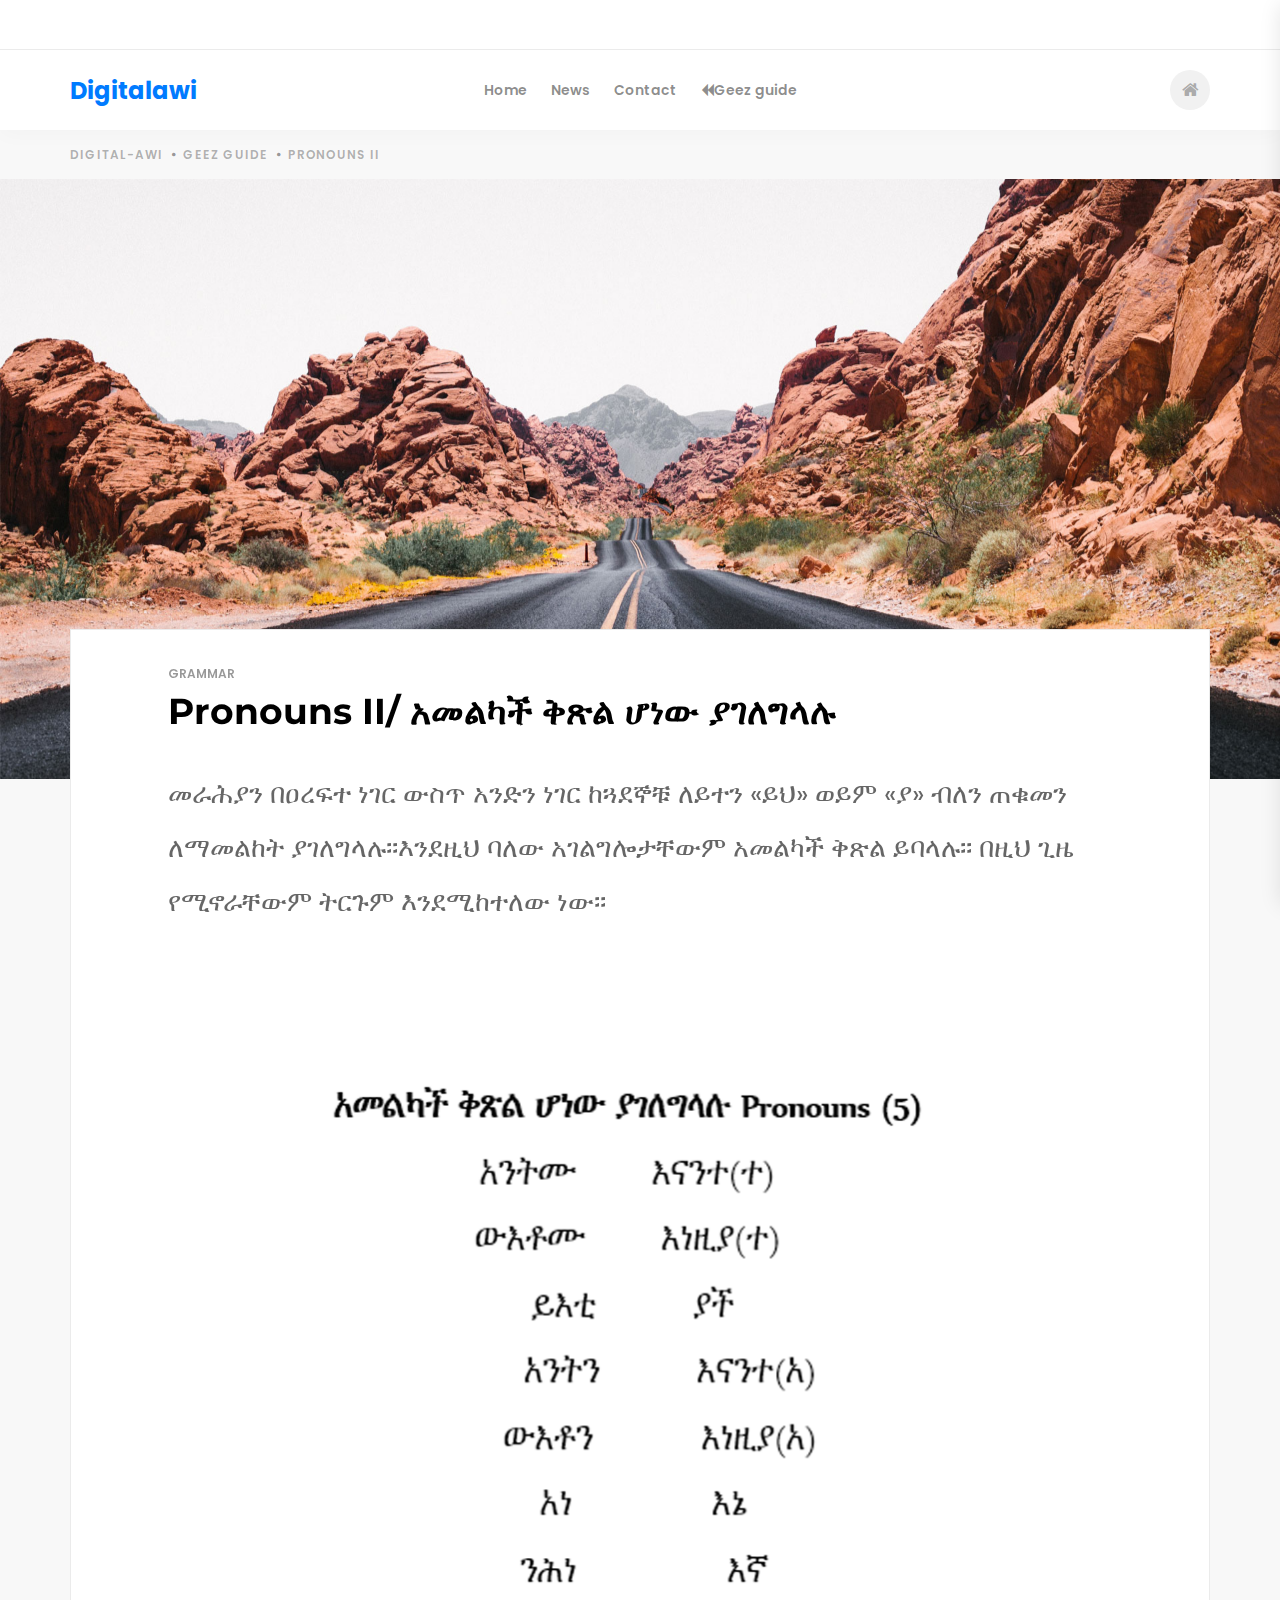
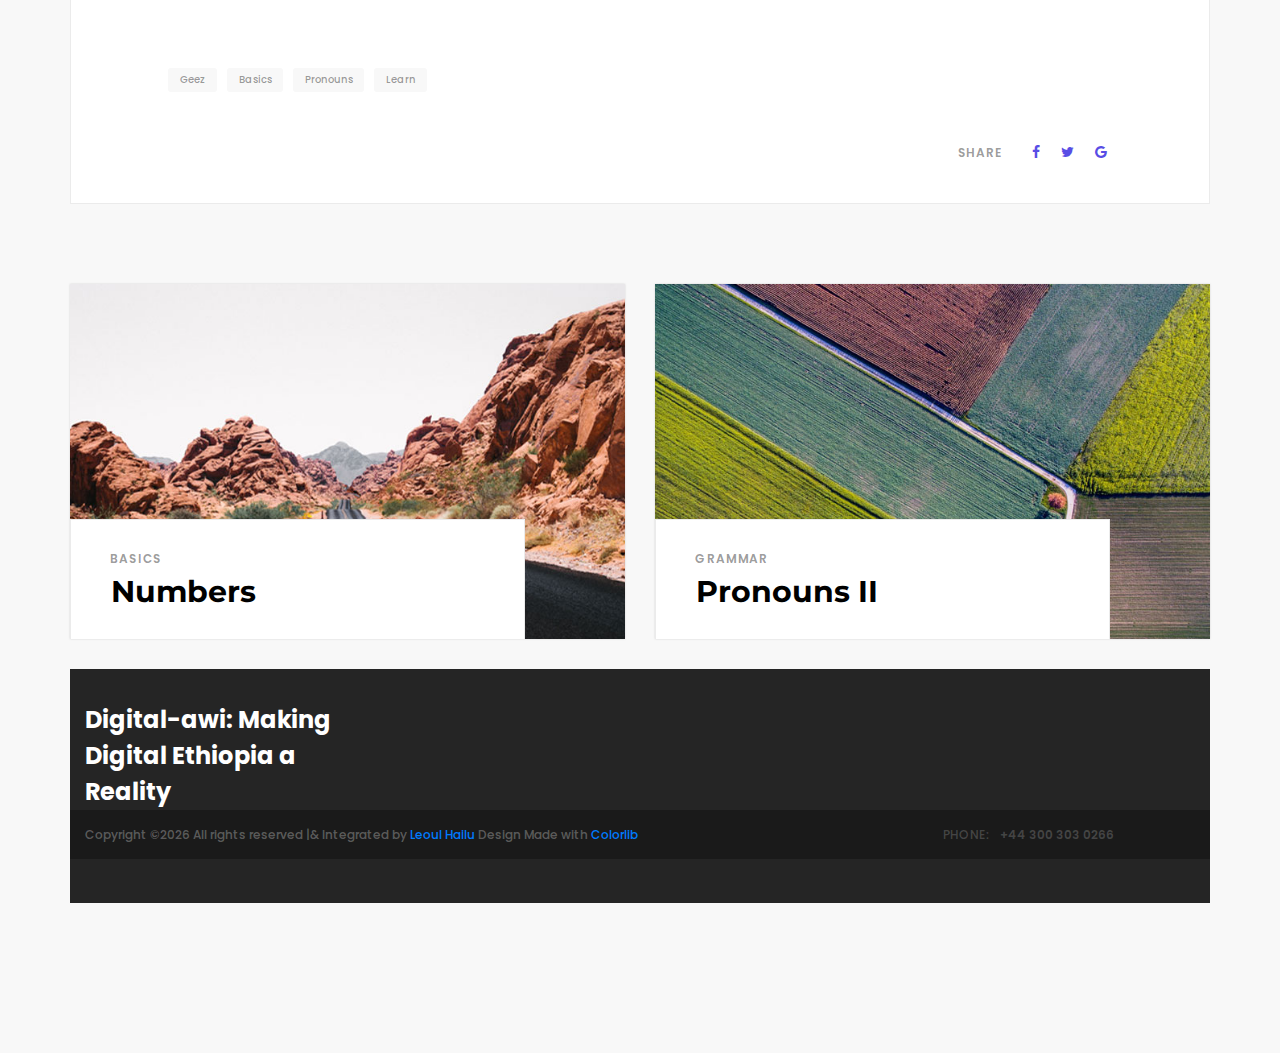
<file: pr2.html>
<!DOCTYPE html>
<html lang="en">
<head>
<title>Pronouns/መራሕያን </title>
<meta charset="utf-8">
<meta http-equiv="X-UA-Compatible" content="IE=edge">
<meta name="description" content="Lingua project">
<meta name="viewport" content="width=device-width, initial-scale=1">
<link rel="stylesheet" type="text/css" href="styles/bootstrap4/bootstrap.min.css">
<link href="plugins/font-awesome-4.7.0/css/font-awesome.min.css" rel="stylesheet" type="text/css">
<link rel="stylesheet" type="text/css" href="plugins/OwlCarousel2-2.2.1/owl.carousel.css">
<link rel="stylesheet" type="text/css" href="plugins/OwlCarousel2-2.2.1/owl.theme.default.css">
<link rel="stylesheet" type="text/css" href="plugins/OwlCarousel2-2.2.1/animate.css">
<link href="plugins/video-js/video-js.css" rel="stylesheet" type="text/css">
<link rel="stylesheet" type="text/css" href="styles/blog_single.css">
<link rel="stylesheet" type="text/css" href="styles/blog_single_responsive.css">
</head>
<body>

<div class="super_container">

	<!-- Header -->

	<header class="header">
			
		<!-- Top Bar -->
		<div class="top_bar">
			<div class="top_bar_container">
				<div class="container">
				 	<div class="row">
						<div class="col">
							<div class="top_bar_content d-flex flex-row align-items-center justify-content-start">
							
								<div class="top_bar_right ml-auto">

									<!-- Language -->
									
									<!-- Social -->
									
								</div>
							</div>
						</div>
					</div>
				</div>
			</div>				
		</div>

		<!-- Header Content -->
		<div class="header_container">
			<div class="container">
				<div class="row">
					<div class="col">
						<div class="header_content d-flex flex-row align-items-center justify-content-start">
							<div class="logo_container mr-auto">
								<a href="#">
									<div class="logo_text"><a href="index.html" >Digitalawi</a></div>
								</a>
							</div>
							<nav class="main_nav_contaner">
								<ul class="main_nav">
									<li><a href="index.html">Home</a></li>
									<li><a href="courses.html">News</a></li>
									<li><a href="instructors.html">Contact</a></li>
									<li><a href="guide.html"><i class="fa fa-backward" aria-hidden="true"></i>Geez guide</a></li>
								<!--	<li class="active"><a href="blog.html">Blog</a></li>
									<li><a href="contact.html">Contact</a></li> -->
								</ul>
							</nav>
							<div class="header_content_right ml-auto text-right">
							<!--	<div class="header_search">
									<div class="search_form_container">
										<form action="#" id="search_form" class="search_form trans_400">
											<input type="search" class="header_search_input trans_400" placeholder="Type for Search" required="required">
											<div class="search_button">
												<i class="fa fa-search" aria-hidden="true"></i>
											</div> 
										</form>
									</div> 
								</div> -->

								<!-- Hamburger -->

								<div class="user"><a href="index.html"><i class="fa fa-home" aria-hidden="true"></i></a></div>
								<div class="hamburger menu_mm">
									<i class="fa fa-bars menu_mm" aria-hidden="true"></i>
								</div>
							</div>

						</div>
					</div>
				</div>
			</div>
		</div>

	</header>

	<!-- Menu -->

	<div class="menu d-flex flex-column align-items-end justify-content-start text-right menu_mm trans_400">
		<div class="menu_close_container"><div class="menu_close"><div></div><div></div></div></div>
		<!--<div class="search">
			<form action="#" class="header_search_form menu_mm">
				<input type="search" class="search_input menu_mm" placeholder="Search" required="required">
				<button class="header_search_button d-flex flex-column align-items-center justify-content-center menu_mm">
					<i class="fa fa-search menu_mm" aria-hidden="true"></i>
				</button>
			</form>
		</div> -->
		<nav class="menu_nav">
			<ul class="menu_mm">
				<li class="menu_mm"><a href="index.html">Home</a></li>
				<li class="menu_mm"><a href="courses.html">News</a></li>
				<li class="menu_mm"><a href="instructors.html">Contact</a></li>
				<li class="menu_mm"><a href="guide.html"><i class="fa fa-backward" aria-hidden="true"></i> Geez Guide</a></li>
			<!--	<li class="menu_mm"><a href="blog.html">Blog</a></li>
				<li class="menu_mm"><a href="contact.html">Contact</a></li> -->
			</ul>
		</nav>
		<div class="menu_extra">
			<!-- <div class="menu_phone"><span class="menu_title">phone:</span>+44 300 303 0266</div>
			<div class="menu_social">
				<span class="menu_title">follow us</span>
				<ul>
					<li><a href="#"><i class="fa fa-facebook" aria-hidden="true"></i></a></li>
					<li><a href="#"><i class="fa fa-instagram" aria-hidden="true"></i></a></li>
					<li><a href="#"><i class="fa fa-twitter" aria-hidden="true"></i></a></li> -->
				</ul>
			</div>
		</div>
	</div>
	
	<!-- Home -->

	<div class="home">
		<div class="breadcrumbs_container">
			<div class="container">
				<div class="row">
					<div class="col">
						<ul class="breadcrumbs_list d-flex flex-row align-items-center justify-content-start">
							<li><a href="index.html">Digital-awi</a></li>
							<li><a href="guide.html">Geez Guide</a></li>
							<li>Pronouns II</li>
						</ul>
					</div>
				</div>
			</div>
		</div>
	</div>

	<!-- Blog Image -->

	<div class="blog_top_image">
		<div class="blog_top">
			<div class="blog_background parallax-window" data-parallax="scroll" data-image-src="images/blog_background.jpg" data-speed="0.8"></div>
		</div>
	</div>

	<!-- Blog Content -->

	<div class="blog_container">
		<div class="container">
			<div class="row blog_content_row">
				<div class="col">
					<div class="blog_content">
						<div class="blog_post_title_container">
							<div class="blog_category"><a href="#">Grammar</a></div>
							<div class="blog_title">Pronouns II/ አመልካች ቅጽል ሆነው ያገለግላሉ </div>
						</div>
						<div class="blog_text">
							<p>
								</p>
							
							<p style="font-size: 3vh;">መራሕያን በዐረፍተ ነገር ውስጥ አንድን ነገር ከጓደኞቹ ለይተን «ይህ» ወይም «ያ» ብለን 
                                ጠቁመን ለማመልከት ያገለግላሉ፡፡እንደዚህ ባለው አገልግሎታቸውም አመልካች ቅጽል 
                                ይባላሉ፡፡ በዚህ ጊዜ የሚኖራቸውም ትርጉም እንደሚከተለው ነው፡፡ </p><br>
								<p style="font-size: 3vh;">                        
									</p>
								
								</p>
								
							<figure class="blog_post_image">
								<img src="images/pr2.png" alt="">
								<figcaption></figcaption>
							</figure>
							<p></p>
						</div>
						<div class="blog_tags">
							<ul>
								<li><a href="#">Geez</a></li>
								<li><a href="#">Basics</a></li>
								<li><a href="#">Pronouns</a></li>
								<li><a href="#">Learn</a></li>
							</ul>
						</div>
						<div class="blog_post_footer d-flex flex-lg-row flex-column align-items-lg-center align-items-start justify-content-start">
						 	<div class="blog_post_author d-flex flex-row align-items-center justify-content-start">
								<!--<div class="author_image"><div><img src="images/blog_author.jpg" alt=""></div></div>
								<div class="author_info">
									<ul>
										<li><a href="#">Sarah Parker</a></li>
										<li>Sep 29, 2017 at 9:48 am</li>
									</ul>
								</div> -->
							</div>
							<div class="blog_post_share ml-lg-auto">
								<span>share</span>
								<ul>
									<li><a href="#"><i class="fa fa-facebook" aria-hidden="true"></i></a></li>
									<li><a href="#"><i class="fa fa-twitter" aria-hidden="true"></i></a></li>
									<li><a href="#"><i class="fa fa-google" aria-hidden="true"></i></a></li>
								</ul>
							</div>
						</div>
					</div>
				</div>
			</div>
			
			<!-- Similar Posts -->

			<div class="row similar_posts">

				<!-- Blog Post -->
				<div class="col-lg-6">
					<div class="blog_post">
						<div class="blog_image" style="background-image:url(images/blog_7.jpg)"></div>
						<div class="blog_title_container">
							<div class="blog_post_category"><a href="#">Basics</a></div>
							<div class="blog_post_title"><a href="blog_single.html">Numbers</a></div>
							<div class="blog_post_text">
								<p>Learn the numbers in Geez.</p>
							</div>
							<div class="read_more"><a href="blog_single.html">Read More <img src="images/right.png" alt=""></a></div>
						</div>
					</div>
				</div>

				<!-- Blog Post -->
				<div class="col-lg-6">
					<div class="blog_post">
						<div class="blog_image" style="background-image:url(images/blog_8.jpg)"></div>
						<div class="blog_title_container">
							<div class="blog_post_category"><a href="#">Grammar</a></div>
							<div class="blog_post_title"><a href="blog_single.html">Pronouns II</a></div>
							<div class="blog_post_text">
								<p>Let us learn the basics of Geez by learning the pronouns. They can help us to refer people and things in an accurate manner.</p>
							</div>
							<div class="read_more"><a href="blog_single.html">Read More <img src="images/right.png" alt=""></a></div>
						</div>
					</div>
				</div>
			</div>
         <!--
			<div class="row register">
				<div class="col-lg-6 offset-lg-3">
					<div class="register_form_title">Post a Comment</div>
					<div class="register_form_container">
						<form action="#" id="register_form" class="register_form">
							<div class="row register_row">
								<div class="col-lg-6 register_col">
									<input type="text" class="form_input" placeholder="Name" required="required">
								</div>
								<div class="col-lg-6 register_col">
									<input type="email" class="form_input" placeholder="Email" required="required">
								</div>
								<div class="col-lg-12">
									<textarea class="form_input form_text" placeholder="Comment" required="required"></textarea>
								</div>
								<div class="col">
									<button type="submit" class="form_button trans_200">post a comment</button>
								</div>
							</div>
						</form>
					</div>
				</div>
			</div>

			<div class="row comments">
				<div class="col-lg-6 offset-lg-3">
					<div class="comments_title">Comments <span>(12)</span></div>
					<div class="comments_container">
						<ul class="comments_list">
							<li class="comment">
								<div class="comment_content">
									<div class="comment_title_container d-flex flex-row align-items-center justify-content-start">
										<div class="comment_image"><div><img src="images/blog_author.jpg" alt=""></div></div>
										<div class="comment_info">
											<div class="comment_name"><a href="#">Sarah Parker</a></div>
											<div class="comment_time">Sep 29, 2017 at 9:48 am</div>
										</div>
									</div>
									<div class="comment_text">
										<p>Nam egestas lorem ex, sit amet commodo tortor faucibus a. Suspendisse commodo, turpis a dapibus fermentum, turpis ipsum.</p>
									</div>
								</div>
								<ul>
									<li class="comment">
										<div class="comment_content">
											<div class="comment_title_container d-flex flex-row align-items-center justify-content-start">
												<div class="comment_image"><div><img src="images/blog_author.jpg" alt=""></div></div>
												<div class="comment_info">
													<div class="comment_name"><a href="#">Sarah Parker</a></div>
													<div class="comment_time">Sep 29, 2017 at 9:48 am</div>
												</div>
											</div>
											<div class="comment_text">
												<p>Sed imperdiet ante quis felis tempor hendrerit.</p>
											</div>
										</div>
									</li>
								</ul>
							</li>
							<li class="comment">
								<div class="comment_content">
									<div class="comment_title_container d-flex flex-row align-items-center justify-content-start">
										<div class="comment_image"><div><img src="images/blog_author.jpg" alt=""></div></div>
										<div class="comment_info">
											<div class="comment_name"><a href="#">Sarah Parker</a></div>
											<div class="comment_time">Sep 29, 2017 at 9:48 am</div>
										</div>
									</div>
									<div class="comment_text">
										<p>Nam egestas lorem ex, sit amet commodo tortor faucibus a. Suspendisse commodo, turpis a dapibus fermentum, turpis ipsum.</p>
									</div>
								</div>
							</li>
						</ul>
					</div>
					<div class="comments_more">
						<div class="comments_more_button"><a href="#">load more</a></div>
					</div>
				</div>
			</div>
		</div>
	</div> -->

	<!-- Footer -->

	<footer class="footer">
		<div class="footer_body">
			<div class="container">
				<div class="row">

					<!-- Newsletter -->
					<div class="col-lg-3 footer_col">
						<div class="newsletter_container d-flex flex-column align-items-start justify-content-end">
							<div class="footer_logo mb-auto"><a href="#">Digital-awi: Making Digital Ethiopia a Reality </a></div>
						  <!--  <div class="footer_title">Subscribe</div>
							<form action="#" id="newsletter_form" class="newsletter_form">
								<input type="email" class="newsletter_input" placeholder="Email" required="required">
								<button class="newsletter_button"><i class="fa fa-long-arrow-right" aria-hidden="true"></i></button>
							</form>
						</div>
					</div>

					<!-- About --
					<div class="col-lg-2 offset-lg-3 footer_col">
						<div>
							<div class="footer_title">About Us</div>
							<ul class="footer_list">
								<li><a href="#">Courses</a></li>
								<li><a href="#">Team</a></li>
								<li><a href="#">Brand Guidelines</a></li>
								<li><a href="#">Jobs</a></li>
								<li><a href="#">Advertise with us</a></li>
								<li><a href="#">Press</a></li>
								<li><a href="#">Contact us</a></li>
							</ul>
						</div>
					</div>

					<!-- Help & Support --
					<div class="col-lg-2 footer_col">
						<div class="footer_title">Help & Support</div>
						<ul class="footer_list">
							<li><a href="#">Discussions</a></li>
							<li><a href="#">Troubleshooting</a></li>
							<li><a href="#">Duolingo FAQs</a></li>
							<li><a href="#">Schools FAQs</a></li>
							<li><a href="#">Duolingo English Test FAQs</a></li>
							<li><a href="#">Status</a></li>
						</ul>
					</div>

					<!-- Privacy --
					<div class="col-lg-2 footer_col clearfix">
						<div>
							<div class="footer_title">Privacy & Terms</div>
							<ul class="footer_list">
								<li><a href="#">Community Guidelines</a></li>
								<li><a href="#">Terms</a></li>
								<li><a href="#">Brand Guidelines</a></li>
								<li><a href="#">Privacy</a></li>
							</ul>
						</div> -->
					</div>

				</div>
			</div>
		</div>
		<div class="copyright">
			<div class="container">
				<div class="row">
					<div class="col">
						<div class="copyright_content d-flex flex-md-row flex-column align-items-md-center align-items-start justify-content-start">
							<div class="cr"><!-- Link back to Colorlib can't be removed. Template is licensed under CC BY 3.0. -->
Copyright &copy;<script>document.write(new Date().getFullYear());</script> All rights reserved |&amp; Integrated by <a href="https://leoul.netlify.app" target="_blank">Leoul Hailu</a>  Design Made with <a href="https://colorlib.com" target="_blank">Colorlib</a> 
<!-- Link back to Colorlib can't be removed. Template is licensed under CC BY 3.0. --></div>
							<div class="cr_right ml-md-auto">
								<div class="footer_phone"><span class="cr_title">phone:</span>+44 300 303 0266</div>
							<!--	<div class="footer_social">
									<span class="cr_social_title">follow us</span>
									<ul>
										<li><a href="#"><i class="fa fa-facebook" aria-hidden="true"></i></a></li>
										<li><a href="#"><i class="fa fa-instagram" aria-hidden="true"></i></a></li>
										<li><a href="#"><i class="fa fa-twitter" aria-hidden="true"></i></a></li>
									</ul>
								</div> -->
							</div>
						</div>
					</div>
				</div>
			</div>
		</div>
	</footer>
</div>

<script src="js/jquery-3.2.1.min.js"></script>
<script src="styles/bootstrap4/popper.js"></script>
<script src="styles/bootstrap4/bootstrap.min.js"></script>
<script src="plugins/OwlCarousel2-2.2.1/owl.carousel.js"></script>
<script src="plugins/easing/easing.js"></script>
<script src="plugins/parallax-js-master/parallax.min.js"></script>
<script src="js/blog_single.js"></script>
</body>
</html>
</file>
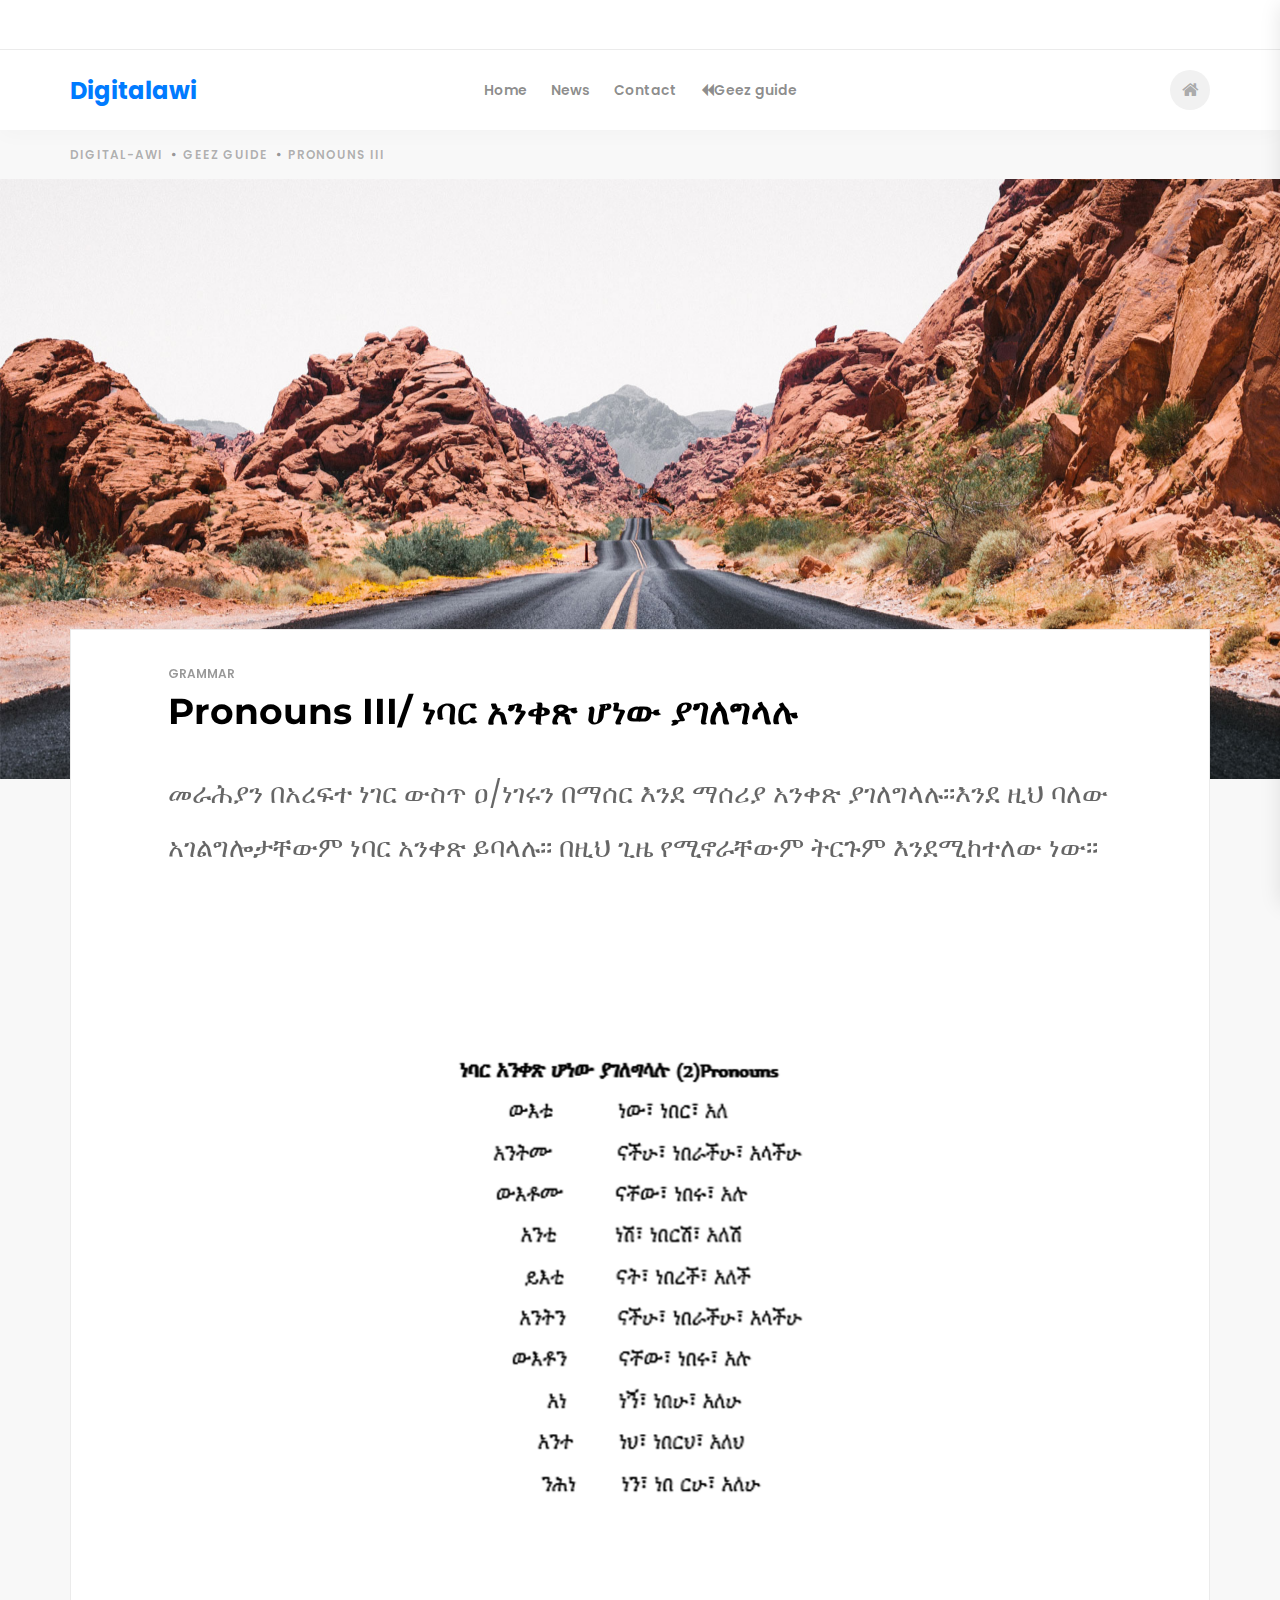
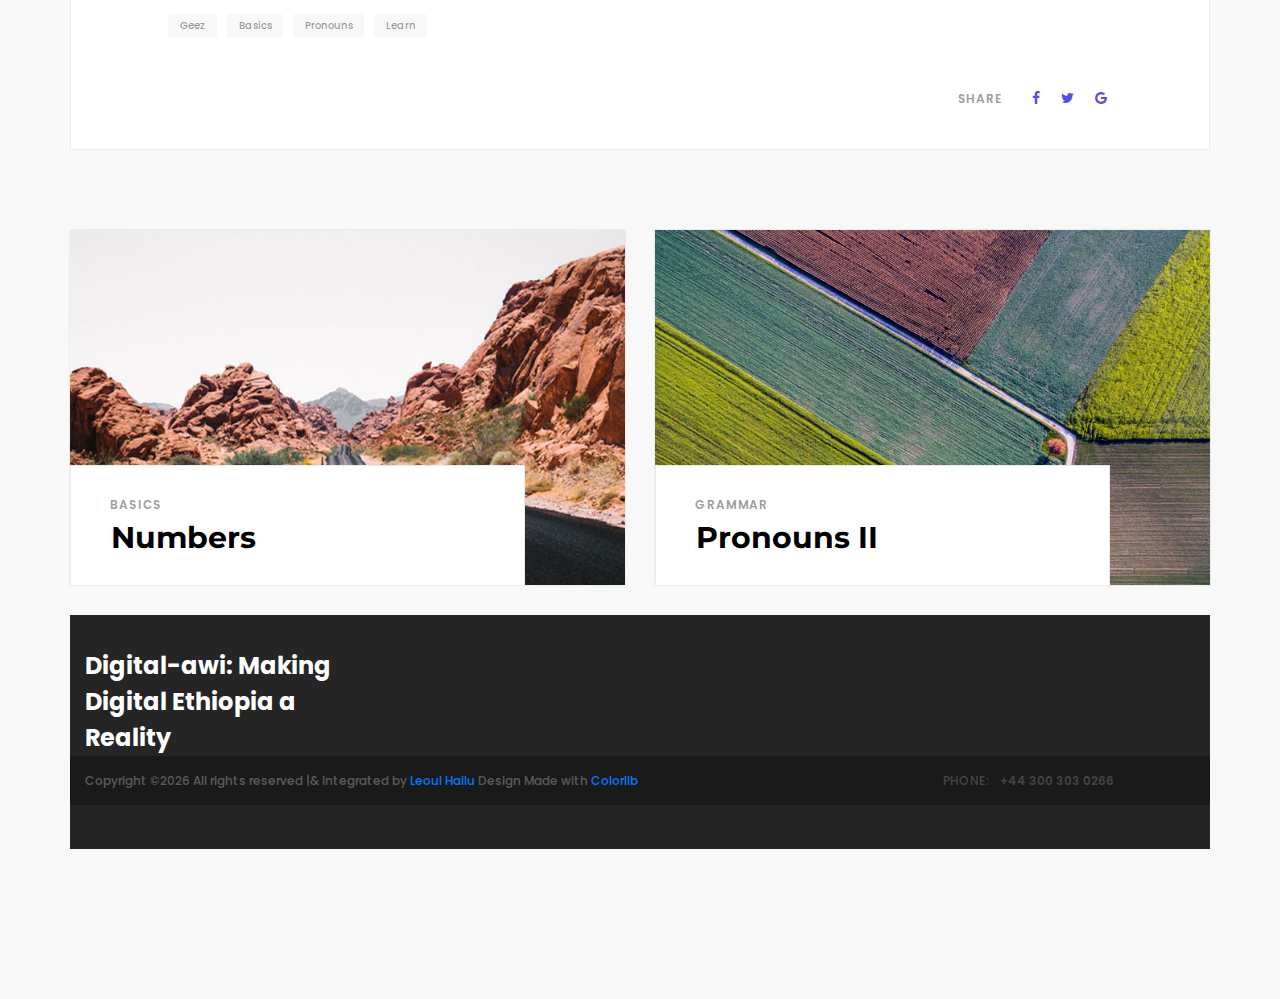
<file: pr3.html>
<!DOCTYPE html>
<html lang="en">
<head>
<title>Pronouns/መራሕያን </title>
<meta charset="utf-8">
<meta http-equiv="X-UA-Compatible" content="IE=edge">
<meta name="description" content="Lingua project">
<meta name="viewport" content="width=device-width, initial-scale=1">
<link rel="stylesheet" type="text/css" href="styles/bootstrap4/bootstrap.min.css">
<link href="plugins/font-awesome-4.7.0/css/font-awesome.min.css" rel="stylesheet" type="text/css">
<link rel="stylesheet" type="text/css" href="plugins/OwlCarousel2-2.2.1/owl.carousel.css">
<link rel="stylesheet" type="text/css" href="plugins/OwlCarousel2-2.2.1/owl.theme.default.css">
<link rel="stylesheet" type="text/css" href="plugins/OwlCarousel2-2.2.1/animate.css">
<link href="plugins/video-js/video-js.css" rel="stylesheet" type="text/css">
<link rel="stylesheet" type="text/css" href="styles/blog_single.css">
<link rel="stylesheet" type="text/css" href="styles/blog_single_responsive.css">
</head>
<body>

<div class="super_container">

	<!-- Header -->

	<header class="header">
			
		<!-- Top Bar -->
		<div class="top_bar">
			<div class="top_bar_container">
				<div class="container">
				 	<div class="row">
						<div class="col">
							<div class="top_bar_content d-flex flex-row align-items-center justify-content-start">
							
								<div class="top_bar_right ml-auto">

									<!-- Language -->
									
									<!-- Social -->
									
								</div>
							</div>
						</div>
					</div>
				</div>
			</div>				
		</div>

		<!-- Header Content -->
		<div class="header_container">
			<div class="container">
				<div class="row">
					<div class="col">
						<div class="header_content d-flex flex-row align-items-center justify-content-start">
							<div class="logo_container mr-auto">
								<a href="#">
									<div class="logo_text"><a href="index.html" >Digitalawi</a></div>
								</a>
							</div>
							<nav class="main_nav_contaner">
								<ul class="main_nav">
									<li><a href="index.html">Home</a></li>
									<li><a href="courses.html">News</a></li>
									<li><a href="instructors.html">Contact</a></li>
									<li><a href="guide.html"><i class="fa fa-backward" aria-hidden="true"></i>Geez guide</a></li>
								<!--	<li class="active"><a href="blog.html">Blog</a></li>
									<li><a href="contact.html">Contact</a></li> -->
								</ul>
							</nav>
							<div class="header_content_right ml-auto text-right">
							<!--	<div class="header_search">
									<div class="search_form_container">
										<form action="#" id="search_form" class="search_form trans_400">
											<input type="search" class="header_search_input trans_400" placeholder="Type for Search" required="required">
											<div class="search_button">
												<i class="fa fa-search" aria-hidden="true"></i>
											</div> 
										</form>
									</div> 
								</div> -->

								<!-- Hamburger -->

								<div class="user"><a href="index.html"><i class="fa fa-home" aria-hidden="true"></i></a></div>
								<div class="hamburger menu_mm">
									<i class="fa fa-bars menu_mm" aria-hidden="true"></i>
								</div>
							</div>

						</div>
					</div>
				</div>
			</div>
		</div>

	</header>

	<!-- Menu -->

	<div class="menu d-flex flex-column align-items-end justify-content-start text-right menu_mm trans_400">
		<div class="menu_close_container"><div class="menu_close"><div></div><div></div></div></div>
		<!--<div class="search">
			<form action="#" class="header_search_form menu_mm">
				<input type="search" class="search_input menu_mm" placeholder="Search" required="required">
				<button class="header_search_button d-flex flex-column align-items-center justify-content-center menu_mm">
					<i class="fa fa-search menu_mm" aria-hidden="true"></i>
				</button>
			</form>
		</div> -->
		<nav class="menu_nav">
			<ul class="menu_mm">
				<li class="menu_mm"><a href="index.html">Home</a></li>
				<li class="menu_mm"><a href="courses.html">News</a></li>
				<li class="menu_mm"><a href="instructors.html">Contact</a></li>
				<li class="menu_mm"><a href="guide.html"><i class="fa fa-backward" aria-hidden="true"></i> Geez Guide</a></li>
			<!--	<li class="menu_mm"><a href="blog.html">Blog</a></li>
				<li class="menu_mm"><a href="contact.html">Contact</a></li> -->
			</ul>
		</nav>
		<div class="menu_extra">
			<!-- <div class="menu_phone"><span class="menu_title">phone:</span>+44 300 303 0266</div>
			<div class="menu_social">
				<span class="menu_title">follow us</span>
				<ul>
					<li><a href="#"><i class="fa fa-facebook" aria-hidden="true"></i></a></li>
					<li><a href="#"><i class="fa fa-instagram" aria-hidden="true"></i></a></li>
					<li><a href="#"><i class="fa fa-twitter" aria-hidden="true"></i></a></li> -->
				</ul>
			</div>
		</div>
	</div>
	
	<!-- Home -->

	<div class="home">
		<div class="breadcrumbs_container">
			<div class="container">
				<div class="row">
					<div class="col">
						<ul class="breadcrumbs_list d-flex flex-row align-items-center justify-content-start">
							<li><a href="index.html">Digital-awi</a></li>
							<li><a href="guide.html">Geez Guide</a></li>
							<li>Pronouns III</li>
						</ul>
					</div>
				</div>
			</div>
		</div>
	</div>

	<!-- Blog Image -->

	<div class="blog_top_image">
		<div class="blog_top">
			<div class="blog_background parallax-window" data-parallax="scroll" data-image-src="images/blog_background.jpg" data-speed="0.8"></div>
		</div>
	</div>

	<!-- Blog Content -->

	<div class="blog_container">
		<div class="container">
			<div class="row blog_content_row">
				<div class="col">
					<div class="blog_content">
						<div class="blog_post_title_container">
							<div class="blog_category"><a href="#">Grammar</a></div>
							<div class="blog_title"> Pronouns III/ ነባር አንቀጽ ሆነው ያገለግላሉ </div>
						</div>
						<div class="blog_text">
							<p>
								</p>
							
							<p style="font-size: 3vh;">መራሕያን በአረፍተ ነገር ውስጥ ዐ/ነገሩን በማሰር እንደ ማሰሪያ አንቀጽ ያገለግላሉ፡፡እንደ ዚህ ባለው
                                አገልግሎታቸውም ነባር አንቀጽ ይባላሉ፡፡ በዚህ ጊዜ የሚኖራቸውም ትርጉም እንደሚከተለው ነው፡፡</p><br>
								
								
								</p>
								
							<figure class="blog_post_image">
								<img src="images/pr3.png" alt="">
                                
								<figcaption></figcaption>
							</figure>
							<p></p>
						</div>
						<div class="blog_tags">
							<ul>
								<li><a href="#">Geez</a></li>
								<li><a href="#">Basics</a></li>
								<li><a href="#">Pronouns</a></li>
								<li><a href="#">Learn</a></li>
							</ul>
						</div>
						<div class="blog_post_footer d-flex flex-lg-row flex-column align-items-lg-center align-items-start justify-content-start">
						 	<div class="blog_post_author d-flex flex-row align-items-center justify-content-start">
								<!--<div class="author_image"><div><img src="images/blog_author.jpg" alt=""></div></div>
								<div class="author_info">
									<ul>
										<li><a href="#">Sarah Parker</a></li>
										<li>Sep 29, 2017 at 9:48 am</li>
									</ul>
								</div> -->
							</div>
							<div class="blog_post_share ml-lg-auto">
								<span>share</span>
								<ul>
									<li><a href="#"><i class="fa fa-facebook" aria-hidden="true"></i></a></li>
									<li><a href="#"><i class="fa fa-twitter" aria-hidden="true"></i></a></li>
									<li><a href="#"><i class="fa fa-google" aria-hidden="true"></i></a></li>
								</ul>
							</div>
						</div>
					</div>
				</div>
			</div>
			
			<!-- Similar Posts -->

			<div class="row similar_posts">

				<!-- Blog Post -->
				<div class="col-lg-6">
					<div class="blog_post">
						<div class="blog_image" style="background-image:url(images/blog_7.jpg)"></div>
						<div class="blog_title_container">
							<div class="blog_post_category"><a href="#">Basics</a></div>
							<div class="blog_post_title"><a href="blog_single.html">Numbers</a></div>
							<div class="blog_post_text">
								<p>Learn the numbers in Geez.</p>
							</div>
							<div class="read_more"><a href="blog_single.html">Read More <img src="images/right.png" alt=""></a></div>
						</div>
					</div>
				</div>

				<!-- Blog Post -->
				<div class="col-lg-6">
					<div class="blog_post">
						<div class="blog_image" style="background-image:url(images/blog_8.jpg)"></div>
						<div class="blog_title_container">
							<div class="blog_post_category"><a href="#">Grammar</a></div>
							<div class="blog_post_title"><a href="blog_single.html">Pronouns II</a></div>
							<div class="blog_post_text">
								<p>Let us learn the basics of Geez by learning the pronouns. They can help us to refer people and things in an accurate manner.</p>
							</div>
							<div class="read_more"><a href="blog_single.html">Read More <img src="images/right.png" alt=""></a></div>
						</div>
					</div>
				</div>
			</div>
         <!--
			<div class="row register">
				<div class="col-lg-6 offset-lg-3">
					<div class="register_form_title">Post a Comment</div>
					<div class="register_form_container">
						<form action="#" id="register_form" class="register_form">
							<div class="row register_row">
								<div class="col-lg-6 register_col">
									<input type="text" class="form_input" placeholder="Name" required="required">
								</div>
								<div class="col-lg-6 register_col">
									<input type="email" class="form_input" placeholder="Email" required="required">
								</div>
								<div class="col-lg-12">
									<textarea class="form_input form_text" placeholder="Comment" required="required"></textarea>
								</div>
								<div class="col">
									<button type="submit" class="form_button trans_200">post a comment</button>
								</div>
							</div>
						</form>
					</div>
				</div>
			</div>

			<div class="row comments">
				<div class="col-lg-6 offset-lg-3">
					<div class="comments_title">Comments <span>(12)</span></div>
					<div class="comments_container">
						<ul class="comments_list">
							<li class="comment">
								<div class="comment_content">
									<div class="comment_title_container d-flex flex-row align-items-center justify-content-start">
										<div class="comment_image"><div><img src="images/blog_author.jpg" alt=""></div></div>
										<div class="comment_info">
											<div class="comment_name"><a href="#">Sarah Parker</a></div>
											<div class="comment_time">Sep 29, 2017 at 9:48 am</div>
										</div>
									</div>
									<div class="comment_text">
										<p>Nam egestas lorem ex, sit amet commodo tortor faucibus a. Suspendisse commodo, turpis a dapibus fermentum, turpis ipsum.</p>
									</div>
								</div>
								<ul>
									<li class="comment">
										<div class="comment_content">
											<div class="comment_title_container d-flex flex-row align-items-center justify-content-start">
												<div class="comment_image"><div><img src="images/blog_author.jpg" alt=""></div></div>
												<div class="comment_info">
													<div class="comment_name"><a href="#">Sarah Parker</a></div>
													<div class="comment_time">Sep 29, 2017 at 9:48 am</div>
												</div>
											</div>
											<div class="comment_text">
												<p>Sed imperdiet ante quis felis tempor hendrerit.</p>
											</div>
										</div>
									</li>
								</ul>
							</li>
							<li class="comment">
								<div class="comment_content">
									<div class="comment_title_container d-flex flex-row align-items-center justify-content-start">
										<div class="comment_image"><div><img src="images/blog_author.jpg" alt=""></div></div>
										<div class="comment_info">
											<div class="comment_name"><a href="#">Sarah Parker</a></div>
											<div class="comment_time">Sep 29, 2017 at 9:48 am</div>
										</div>
									</div>
									<div class="comment_text">
										<p>Nam egestas lorem ex, sit amet commodo tortor faucibus a. Suspendisse commodo, turpis a dapibus fermentum, turpis ipsum.</p>
									</div>
								</div>
							</li>
						</ul>
					</div>
					<div class="comments_more">
						<div class="comments_more_button"><a href="#">load more</a></div>
					</div>
				</div>
			</div>
		</div>
	</div> -->

	<!-- Footer -->

	<footer class="footer">
		<div class="footer_body">
			<div class="container">
				<div class="row">

					<!-- Newsletter -->
					<div class="col-lg-3 footer_col">
						<div class="newsletter_container d-flex flex-column align-items-start justify-content-end">
							<div class="footer_logo mb-auto"><a href="#">Digital-awi: Making Digital Ethiopia a Reality </a></div>
						  <!--  <div class="footer_title">Subscribe</div>
							<form action="#" id="newsletter_form" class="newsletter_form">
								<input type="email" class="newsletter_input" placeholder="Email" required="required">
								<button class="newsletter_button"><i class="fa fa-long-arrow-right" aria-hidden="true"></i></button>
							</form>
						</div>
					</div>

					<!-- About --
					<div class="col-lg-2 offset-lg-3 footer_col">
						<div>
							<div class="footer_title">About Us</div>
							<ul class="footer_list">
								<li><a href="#">Courses</a></li>
								<li><a href="#">Team</a></li>
								<li><a href="#">Brand Guidelines</a></li>
								<li><a href="#">Jobs</a></li>
								<li><a href="#">Advertise with us</a></li>
								<li><a href="#">Press</a></li>
								<li><a href="#">Contact us</a></li>
							</ul>
						</div>
					</div>

					<!-- Help & Support --
					<div class="col-lg-2 footer_col">
						<div class="footer_title">Help & Support</div>
						<ul class="footer_list">
							<li><a href="#">Discussions</a></li>
							<li><a href="#">Troubleshooting</a></li>
							<li><a href="#">Duolingo FAQs</a></li>
							<li><a href="#">Schools FAQs</a></li>
							<li><a href="#">Duolingo English Test FAQs</a></li>
							<li><a href="#">Status</a></li>
						</ul>
					</div>

					<!-- Privacy --
					<div class="col-lg-2 footer_col clearfix">
						<div>
							<div class="footer_title">Privacy & Terms</div>
							<ul class="footer_list">
								<li><a href="#">Community Guidelines</a></li>
								<li><a href="#">Terms</a></li>
								<li><a href="#">Brand Guidelines</a></li>
								<li><a href="#">Privacy</a></li>
							</ul>
						</div> -->
					</div>

				</div>
			</div>
		</div>
		<div class="copyright">
			<div class="container">
				<div class="row">
					<div class="col">
						<div class="copyright_content d-flex flex-md-row flex-column align-items-md-center align-items-start justify-content-start">
							<div class="cr"><!-- Link back to Colorlib can't be removed. Template is licensed under CC BY 3.0. -->
Copyright &copy;<script>document.write(new Date().getFullYear());</script> All rights reserved |&amp; Integrated by <a href="https://leoul.netlify.app" target="_blank">Leoul Hailu</a>  Design Made with <a href="https://colorlib.com" target="_blank">Colorlib</a> 
<!-- Link back to Colorlib can't be removed. Template is licensed under CC BY 3.0. --></div>
							<div class="cr_right ml-md-auto">
								<div class="footer_phone"><span class="cr_title">phone:</span>+44 300 303 0266</div>
							<!--	<div class="footer_social">
									<span class="cr_social_title">follow us</span>
									<ul>
										<li><a href="#"><i class="fa fa-facebook" aria-hidden="true"></i></a></li>
										<li><a href="#"><i class="fa fa-instagram" aria-hidden="true"></i></a></li>
										<li><a href="#"><i class="fa fa-twitter" aria-hidden="true"></i></a></li>
									</ul>
								</div> -->
							</div>
						</div>
					</div>
				</div>
			</div>
		</div>
	</footer>
</div>

<script src="js/jquery-3.2.1.min.js"></script>
<script src="styles/bootstrap4/popper.js"></script>
<script src="styles/bootstrap4/bootstrap.min.js"></script>
<script src="plugins/OwlCarousel2-2.2.1/owl.carousel.js"></script>
<script src="plugins/easing/easing.js"></script>
<script src="plugins/parallax-js-master/parallax.min.js"></script>
<script src="js/blog_single.js"></script>
</body>
</html>
</file>
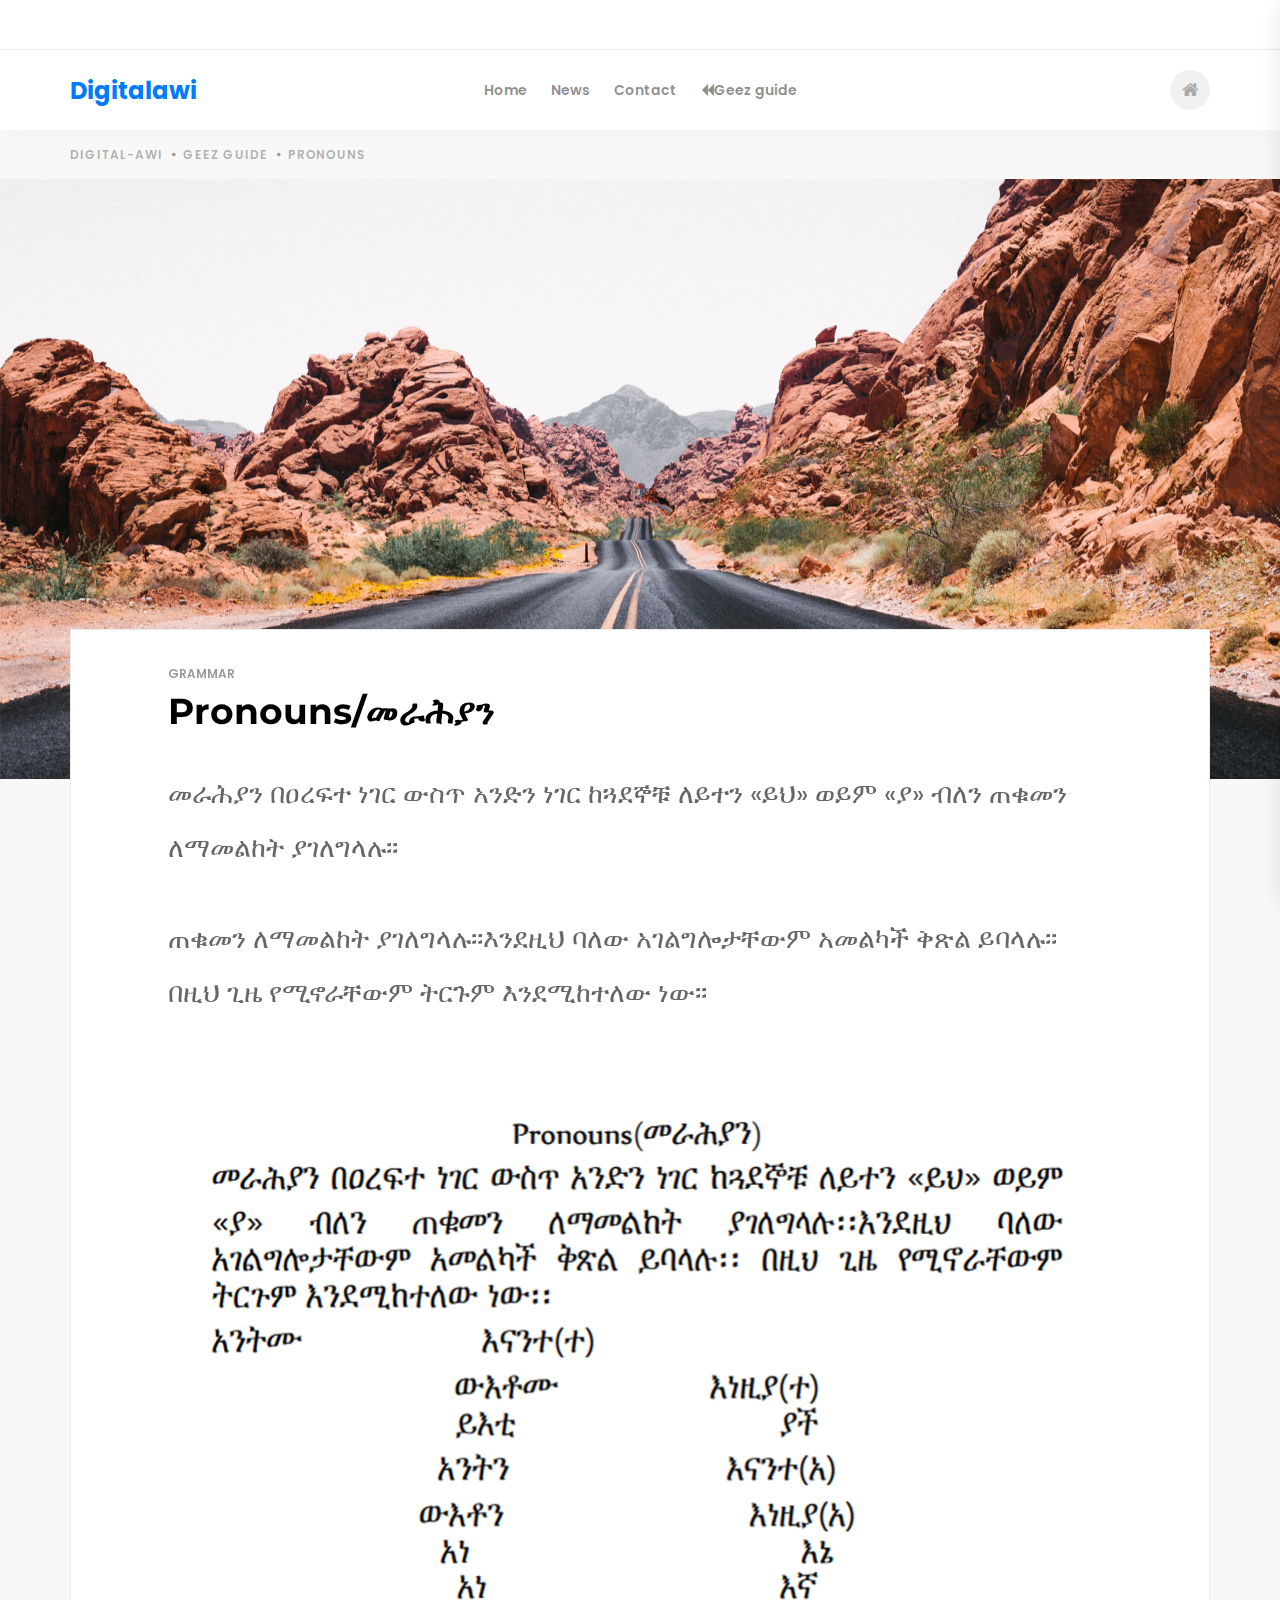
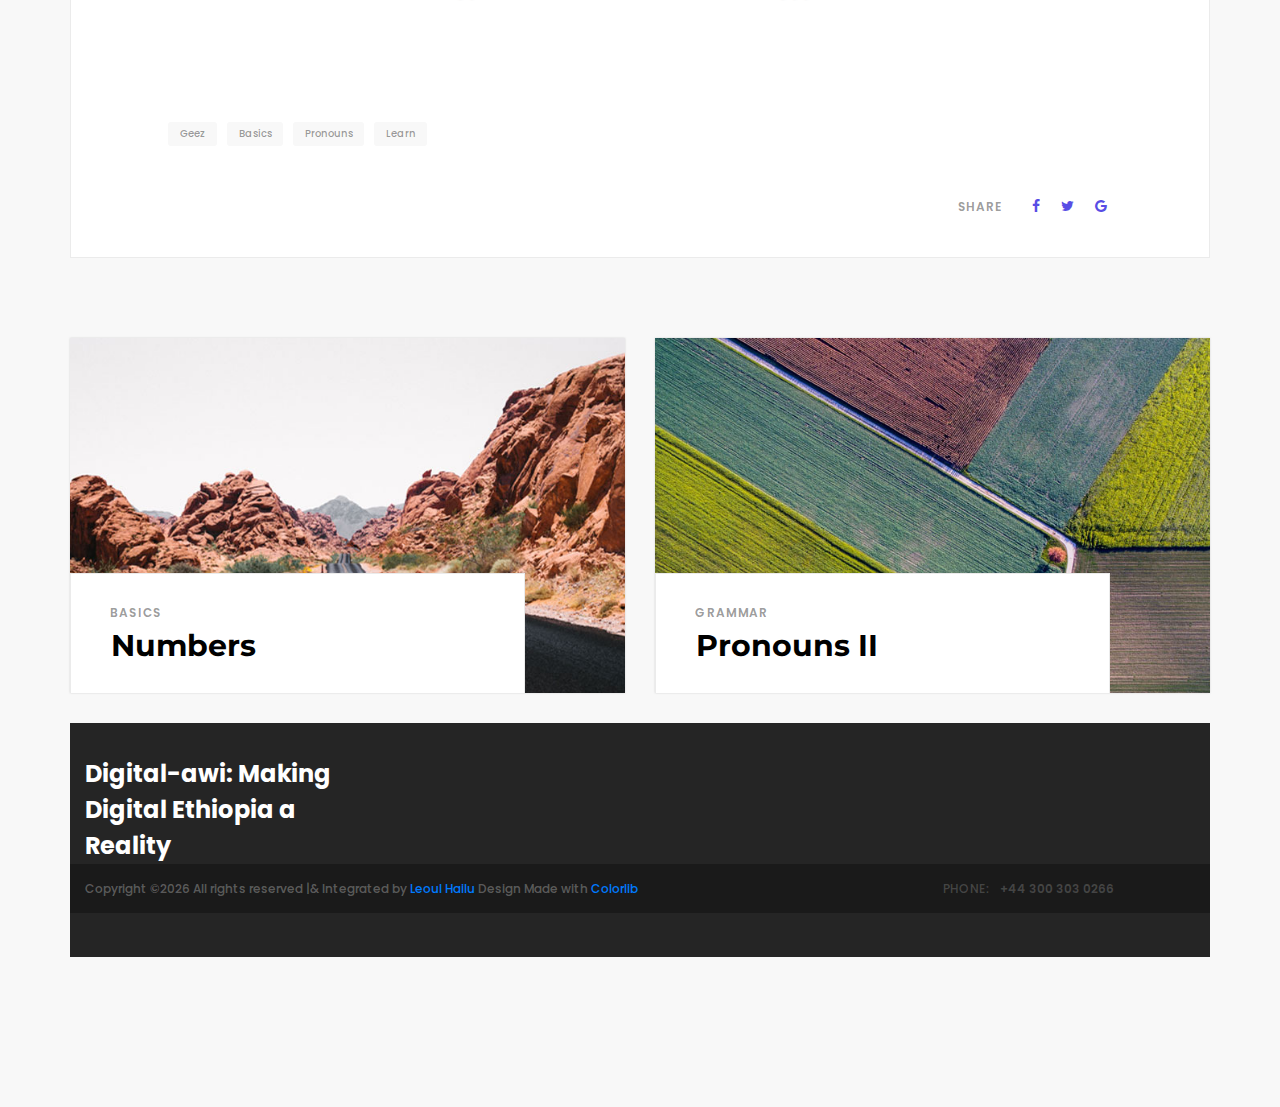
<file: pronouns.html>
<!DOCTYPE html>
<html lang="en">
<head>
<title>Pronouns/መራሕያን </title>
<meta charset="utf-8">
<meta http-equiv="X-UA-Compatible" content="IE=edge">
<meta name="description" content="Lingua project">
<meta name="viewport" content="width=device-width, initial-scale=1">
<link rel="stylesheet" type="text/css" href="styles/bootstrap4/bootstrap.min.css">
<link href="plugins/font-awesome-4.7.0/css/font-awesome.min.css" rel="stylesheet" type="text/css">
<link rel="stylesheet" type="text/css" href="plugins/OwlCarousel2-2.2.1/owl.carousel.css">
<link rel="stylesheet" type="text/css" href="plugins/OwlCarousel2-2.2.1/owl.theme.default.css">
<link rel="stylesheet" type="text/css" href="plugins/OwlCarousel2-2.2.1/animate.css">
<link href="plugins/video-js/video-js.css" rel="stylesheet" type="text/css">
<link rel="stylesheet" type="text/css" href="styles/blog_single.css">
<link rel="stylesheet" type="text/css" href="styles/blog_single_responsive.css">
</head>
<body>

<div class="super_container">

	<!-- Header -->

	<header class="header">
			
		<!-- Top Bar -->
		<div class="top_bar">
			<div class="top_bar_container">
				<div class="container">
				 	<div class="row">
						<div class="col">
							<div class="top_bar_content d-flex flex-row align-items-center justify-content-start">
							
								<div class="top_bar_right ml-auto">

									<!-- Language -->
									
									<!-- Social -->
									
								</div>
							</div>
						</div>
					</div>
				</div>
			</div>				
		</div>

		<!-- Header Content -->
		<div class="header_container">
			<div class="container">
				<div class="row">
					<div class="col">
						<div class="header_content d-flex flex-row align-items-center justify-content-start">
							<div class="logo_container mr-auto">
								<a href="#">
									<div class="logo_text"><a href="index.html" >Digitalawi</a></div>
								</a>
							</div>
							<nav class="main_nav_contaner">
								<ul class="main_nav">
									<li><a href="index.html">Home</a></li>
									<li><a href="courses.html">News</a></li>
									<li><a href="instructors.html">Contact</a></li>
									<li><a href="guide.html"><i class="fa fa-backward" aria-hidden="true"></i>Geez guide</a></li>
								<!--	<li class="active"><a href="blog.html">Blog</a></li>
									<li><a href="contact.html">Contact</a></li> -->
								</ul>
							</nav>
							<div class="header_content_right ml-auto text-right">
							<!--	<div class="header_search">
									<div class="search_form_container">
										<form action="#" id="search_form" class="search_form trans_400">
											<input type="search" class="header_search_input trans_400" placeholder="Type for Search" required="required">
											<div class="search_button">
												<i class="fa fa-search" aria-hidden="true"></i>
											</div> 
										</form>
									</div> 
								</div> -->

								<!-- Hamburger -->

								<div class="user"><a href="index.html"><i class="fa fa-home" aria-hidden="true"></i></a></div>
								<div class="hamburger menu_mm">
									<i class="fa fa-bars menu_mm" aria-hidden="true"></i>
								</div>
							</div>

						</div>
					</div>
				</div>
			</div>
		</div>

	</header>

	<!-- Menu -->

	<div class="menu d-flex flex-column align-items-end justify-content-start text-right menu_mm trans_400">
		<div class="menu_close_container"><div class="menu_close"><div></div><div></div></div></div>
		<!--<div class="search">
			<form action="#" class="header_search_form menu_mm">
				<input type="search" class="search_input menu_mm" placeholder="Search" required="required">
				<button class="header_search_button d-flex flex-column align-items-center justify-content-center menu_mm">
					<i class="fa fa-search menu_mm" aria-hidden="true"></i>
				</button>
			</form>
		</div> -->
		<nav class="menu_nav">
			<ul class="menu_mm">
				<li class="menu_mm"><a href="index.html">Home</a></li>
				<li class="menu_mm"><a href="courses.html">News</a></li>
				<li class="menu_mm"><a href="instructors.html">Contact</a></li>
				<li class="menu_mm"><a href="guide.html"><i class="fa fa-backward" aria-hidden="true"></i> Geez Guide</a></li>
			<!--	<li class="menu_mm"><a href="blog.html">Blog</a></li>
				<li class="menu_mm"><a href="contact.html">Contact</a></li> -->
			</ul>
		</nav>
		<div class="menu_extra">
			<!-- <div class="menu_phone"><span class="menu_title">phone:</span>+44 300 303 0266</div>
			<div class="menu_social">
				<span class="menu_title">follow us</span>
				<ul>
					<li><a href="#"><i class="fa fa-facebook" aria-hidden="true"></i></a></li>
					<li><a href="#"><i class="fa fa-instagram" aria-hidden="true"></i></a></li>
					<li><a href="#"><i class="fa fa-twitter" aria-hidden="true"></i></a></li> -->
				</ul>
			</div>
		</div>
	</div>
	
	<!-- Home -->

	<div class="home">
		<div class="breadcrumbs_container">
			<div class="container">
				<div class="row">
					<div class="col">
						<ul class="breadcrumbs_list d-flex flex-row align-items-center justify-content-start">
							<li><a href="index.html">Digital-awi</a></li>
							<li><a href="guide.html">Geez Guide</a></li>
							<li>Pronouns</li>
						</ul>
					</div>
				</div>
			</div>
		</div>
	</div>

	<!-- Blog Image -->

	<div class="blog_top_image">
		<div class="blog_top">
			<div class="blog_background parallax-window" data-parallax="scroll" data-image-src="images/blog_background.jpg" data-speed="0.8"></div>
		</div>
	</div>

	<!-- Blog Content -->

	<div class="blog_container">
		<div class="container">
			<div class="row blog_content_row">
				<div class="col">
					<div class="blog_content">
						<div class="blog_post_title_container">
							<div class="blog_category"><a href="#">Grammar</a></div>
							<div class="blog_title">Pronouns/መራሕያን </div>
						</div>
						<div class="blog_text">
							<p>
								</p>
							
							<p style="font-size: 3vh;">መራሕያን በዐረፍተ ነገር ውስጥ አንድን ነገር ከጓደኞቹ ለይተን «ይህ» ወይም «ያ» ብለን 
								ጠቁመን ለማመልከት ያገለግላሉ፡፡</p><br>
								<p style="font-size: 3vh;">ጠቁመን ለማመልከት ያገለግላሉ፡፡እንደዚህ ባለው አገልግሎታቸውም አመልካች ቅጽል 
									ይባላሉ፡፡ በዚህ ጊዜ የሚኖራቸውም ትርጉም እንደሚከተለው ነው፡፡                           
									</p>
								
								</p>
								
							<figure class="blog_post_image">
								<img src="images/blog_post_image1.png" alt="">
								<figcaption></figcaption>
							</figure>
							<p></p>
						</div>
						<div class="blog_tags">
							<ul>
								<li><a href="#">Geez</a></li>
								<li><a href="#">Basics</a></li>
								<li><a href="#">Pronouns</a></li>
								<li><a href="#">Learn</a></li>
							</ul>
						</div>
						<div class="blog_post_footer d-flex flex-lg-row flex-column align-items-lg-center align-items-start justify-content-start">
						 	<div class="blog_post_author d-flex flex-row align-items-center justify-content-start">
								<!--<div class="author_image"><div><img src="images/blog_author.jpg" alt=""></div></div>
								<div class="author_info">
									<ul>
										<li><a href="#">Sarah Parker</a></li>
										<li>Sep 29, 2017 at 9:48 am</li>
									</ul>
								</div> -->
							</div>
							<div class="blog_post_share ml-lg-auto">
								<span>share</span>
								<ul>
									<li><a href="#"><i class="fa fa-facebook" aria-hidden="true"></i></a></li>
									<li><a href="#"><i class="fa fa-twitter" aria-hidden="true"></i></a></li>
									<li><a href="#"><i class="fa fa-google" aria-hidden="true"></i></a></li>
								</ul>
							</div>
						</div>
					</div>
				</div>
			</div>
			
			<!-- Similar Posts -->

			<div class="row similar_posts">

				<!-- Blog Post -->
				<div class="col-lg-6">
					<div class="blog_post">
						<div class="blog_image" style="background-image:url(images/blog_7.jpg)"></div>
						<div class="blog_title_container">
							<div class="blog_post_category"><a href="#">Basics</a></div>
							<div class="blog_post_title"><a href="blog_single.html">Numbers</a></div>
							<div class="blog_post_text">
								<p>Learn the numbers in Geez.</p>
							</div>
							<div class="read_more"><a href="blog_single.html">Read More <img src="images/right.png" alt=""></a></div>
						</div>
					</div>
				</div>

				<!-- Blog Post -->
				<div class="col-lg-6">
					<div class="blog_post">
						<div class="blog_image" style="background-image:url(images/blog_8.jpg)"></div>
						<div class="blog_title_container">
							<div class="blog_post_category"><a href="#">Grammar</a></div>
							<div class="blog_post_title"><a href="blog_single.html">Pronouns II</a></div>
							<div class="blog_post_text">
								<p>Let us learn the basics of Geez by learning the pronouns. They can help us to refer people and things in an accurate manner.</p>
							</div>
							<div class="read_more"><a href="blog_single.html">Read More <img src="images/right.png" alt=""></a></div>
						</div>
					</div>
				</div>
			</div>
         <!--
			<div class="row register">
				<div class="col-lg-6 offset-lg-3">
					<div class="register_form_title">Post a Comment</div>
					<div class="register_form_container">
						<form action="#" id="register_form" class="register_form">
							<div class="row register_row">
								<div class="col-lg-6 register_col">
									<input type="text" class="form_input" placeholder="Name" required="required">
								</div>
								<div class="col-lg-6 register_col">
									<input type="email" class="form_input" placeholder="Email" required="required">
								</div>
								<div class="col-lg-12">
									<textarea class="form_input form_text" placeholder="Comment" required="required"></textarea>
								</div>
								<div class="col">
									<button type="submit" class="form_button trans_200">post a comment</button>
								</div>
							</div>
						</form>
					</div>
				</div>
			</div>

			<div class="row comments">
				<div class="col-lg-6 offset-lg-3">
					<div class="comments_title">Comments <span>(12)</span></div>
					<div class="comments_container">
						<ul class="comments_list">
							<li class="comment">
								<div class="comment_content">
									<div class="comment_title_container d-flex flex-row align-items-center justify-content-start">
										<div class="comment_image"><div><img src="images/blog_author.jpg" alt=""></div></div>
										<div class="comment_info">
											<div class="comment_name"><a href="#">Sarah Parker</a></div>
											<div class="comment_time">Sep 29, 2017 at 9:48 am</div>
										</div>
									</div>
									<div class="comment_text">
										<p>Nam egestas lorem ex, sit amet commodo tortor faucibus a. Suspendisse commodo, turpis a dapibus fermentum, turpis ipsum.</p>
									</div>
								</div>
								<ul>
									<li class="comment">
										<div class="comment_content">
											<div class="comment_title_container d-flex flex-row align-items-center justify-content-start">
												<div class="comment_image"><div><img src="images/blog_author.jpg" alt=""></div></div>
												<div class="comment_info">
													<div class="comment_name"><a href="#">Sarah Parker</a></div>
													<div class="comment_time">Sep 29, 2017 at 9:48 am</div>
												</div>
											</div>
											<div class="comment_text">
												<p>Sed imperdiet ante quis felis tempor hendrerit.</p>
											</div>
										</div>
									</li>
								</ul>
							</li>
							<li class="comment">
								<div class="comment_content">
									<div class="comment_title_container d-flex flex-row align-items-center justify-content-start">
										<div class="comment_image"><div><img src="images/blog_author.jpg" alt=""></div></div>
										<div class="comment_info">
											<div class="comment_name"><a href="#">Sarah Parker</a></div>
											<div class="comment_time">Sep 29, 2017 at 9:48 am</div>
										</div>
									</div>
									<div class="comment_text">
										<p>Nam egestas lorem ex, sit amet commodo tortor faucibus a. Suspendisse commodo, turpis a dapibus fermentum, turpis ipsum.</p>
									</div>
								</div>
							</li>
						</ul>
					</div>
					<div class="comments_more">
						<div class="comments_more_button"><a href="#">load more</a></div>
					</div>
				</div>
			</div>
		</div>
	</div> -->

	<!-- Footer -->

	<footer class="footer">
		<div class="footer_body">
			<div class="container">
				<div class="row">

					<!-- Newsletter -->
					<div class="col-lg-3 footer_col">
						<div class="newsletter_container d-flex flex-column align-items-start justify-content-end">
							<div class="footer_logo mb-auto"><a href="#">Digital-awi: Making Digital Ethiopia a Reality </a></div>
						  <!--  <div class="footer_title">Subscribe</div>
							<form action="#" id="newsletter_form" class="newsletter_form">
								<input type="email" class="newsletter_input" placeholder="Email" required="required">
								<button class="newsletter_button"><i class="fa fa-long-arrow-right" aria-hidden="true"></i></button>
							</form>
						</div>
					</div>

					<!-- About --
					<div class="col-lg-2 offset-lg-3 footer_col">
						<div>
							<div class="footer_title">About Us</div>
							<ul class="footer_list">
								<li><a href="#">Courses</a></li>
								<li><a href="#">Team</a></li>
								<li><a href="#">Brand Guidelines</a></li>
								<li><a href="#">Jobs</a></li>
								<li><a href="#">Advertise with us</a></li>
								<li><a href="#">Press</a></li>
								<li><a href="#">Contact us</a></li>
							</ul>
						</div>
					</div>

					<!-- Help & Support --
					<div class="col-lg-2 footer_col">
						<div class="footer_title">Help & Support</div>
						<ul class="footer_list">
							<li><a href="#">Discussions</a></li>
							<li><a href="#">Troubleshooting</a></li>
							<li><a href="#">Duolingo FAQs</a></li>
							<li><a href="#">Schools FAQs</a></li>
							<li><a href="#">Duolingo English Test FAQs</a></li>
							<li><a href="#">Status</a></li>
						</ul>
					</div>

					<!-- Privacy --
					<div class="col-lg-2 footer_col clearfix">
						<div>
							<div class="footer_title">Privacy & Terms</div>
							<ul class="footer_list">
								<li><a href="#">Community Guidelines</a></li>
								<li><a href="#">Terms</a></li>
								<li><a href="#">Brand Guidelines</a></li>
								<li><a href="#">Privacy</a></li>
							</ul>
						</div> -->
					</div>

				</div>
			</div>
		</div>
		<div class="copyright">
			<div class="container">
				<div class="row">
					<div class="col">
						<div class="copyright_content d-flex flex-md-row flex-column align-items-md-center align-items-start justify-content-start">
							<div class="cr"><!-- Link back to Colorlib can't be removed. Template is licensed under CC BY 3.0. -->
Copyright &copy;<script>document.write(new Date().getFullYear());</script> All rights reserved |&amp; Integrated by <a href="https://leoul.netlify.app" target="_blank">Leoul Hailu</a>  Design Made with <a href="https://colorlib.com" target="_blank">Colorlib</a> 
<!-- Link back to Colorlib can't be removed. Template is licensed under CC BY 3.0. --></div>
							<div class="cr_right ml-md-auto">
								<div class="footer_phone"><span class="cr_title">phone:</span>+44 300 303 0266</div>
							<!--	<div class="footer_social">
									<span class="cr_social_title">follow us</span>
									<ul>
										<li><a href="#"><i class="fa fa-facebook" aria-hidden="true"></i></a></li>
										<li><a href="#"><i class="fa fa-instagram" aria-hidden="true"></i></a></li>
										<li><a href="#"><i class="fa fa-twitter" aria-hidden="true"></i></a></li>
									</ul>
								</div> -->
							</div>
						</div>
					</div>
				</div>
			</div>
		</div>
	</footer>
</div>

<script src="js/jquery-3.2.1.min.js"></script>
<script src="styles/bootstrap4/popper.js"></script>
<script src="styles/bootstrap4/bootstrap.min.js"></script>
<script src="plugins/OwlCarousel2-2.2.1/owl.carousel.js"></script>
<script src="plugins/easing/easing.js"></script>
<script src="plugins/parallax-js-master/parallax.min.js"></script>
<script src="js/blog_single.js"></script>
</body>
</html>
</file>
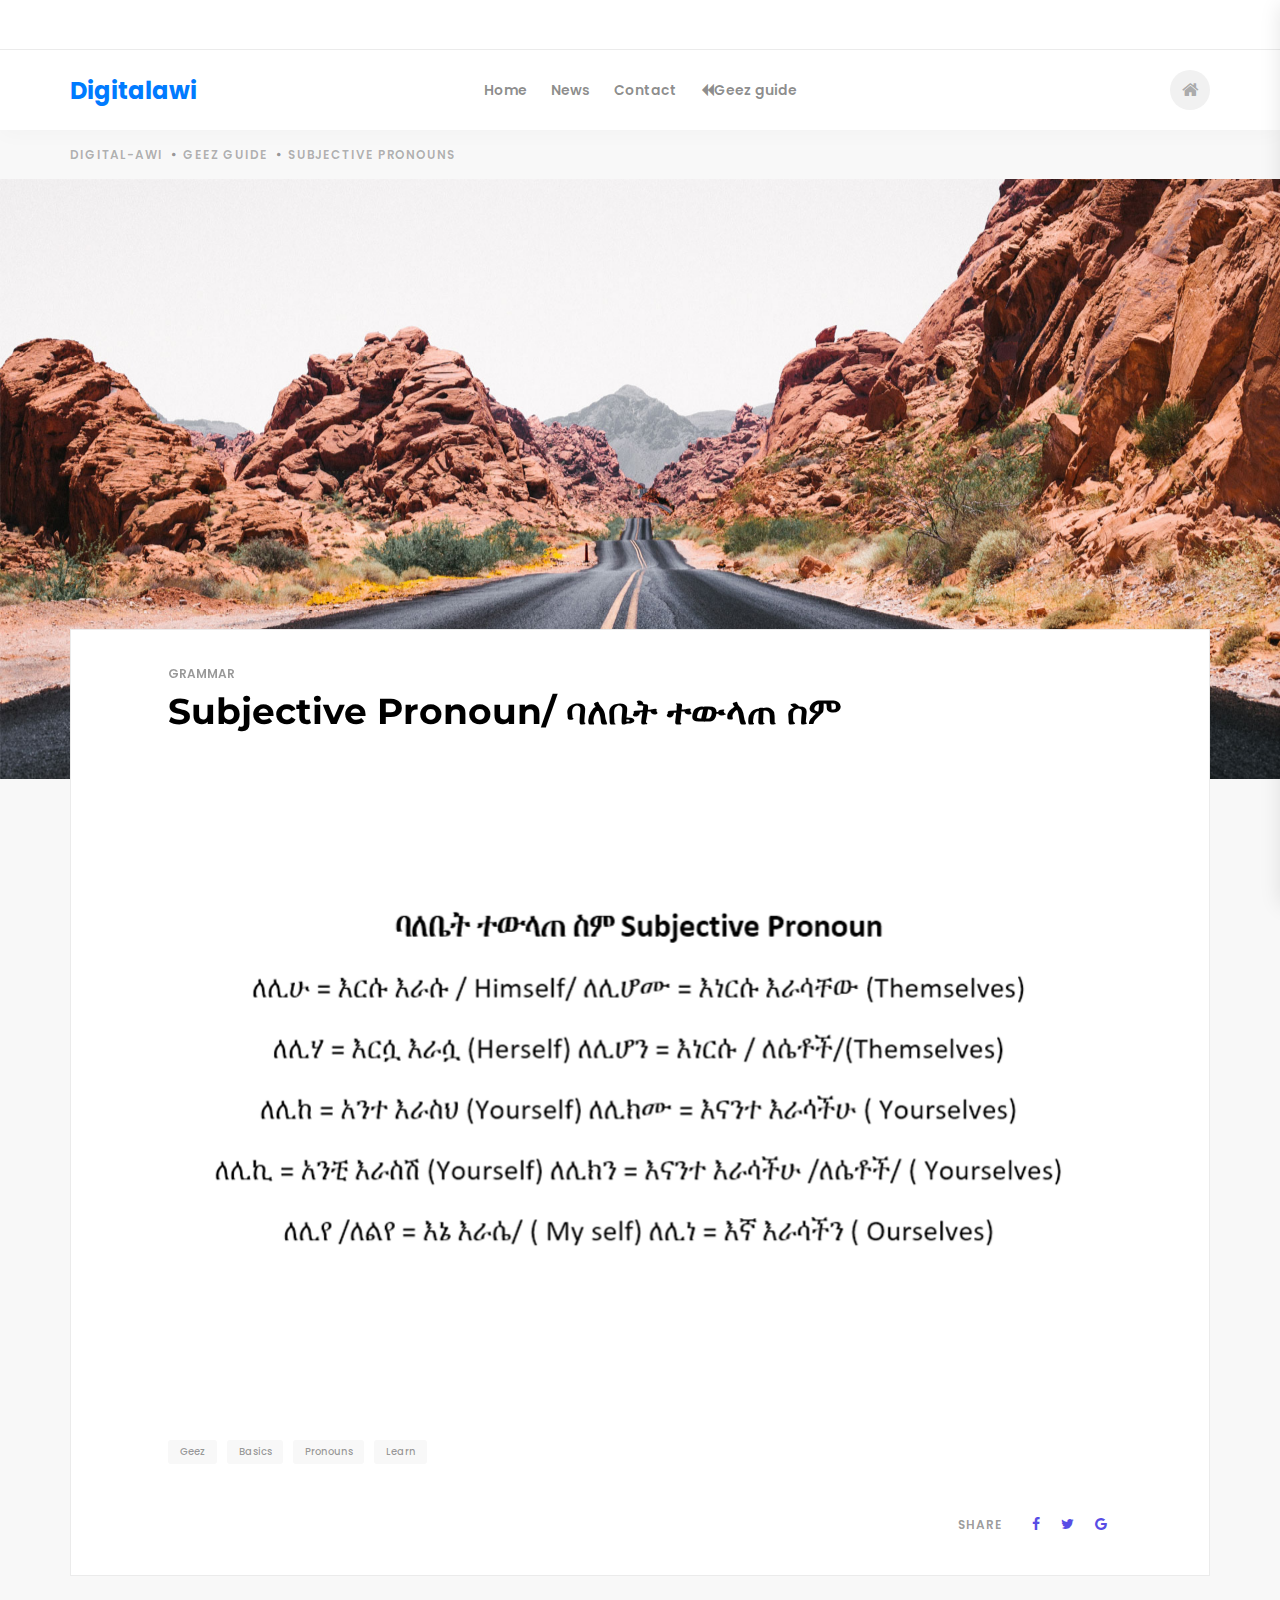
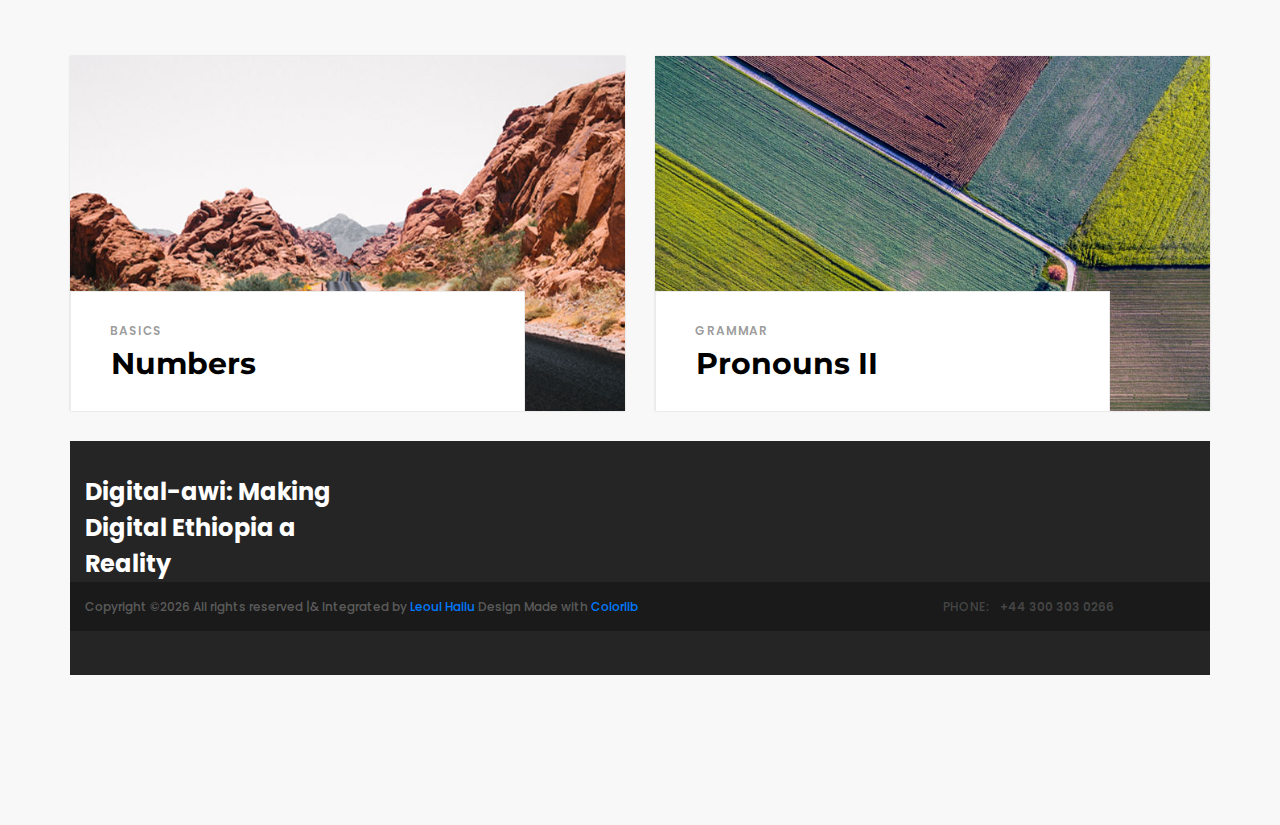
<file: subpronoun.html>
<!DOCTYPE html>
<html lang="en">
<head>
<title>Pronouns/መራሕያን </title>
<meta charset="utf-8">
<meta http-equiv="X-UA-Compatible" content="IE=edge">
<meta name="description" content="Lingua project">
<meta name="viewport" content="width=device-width, initial-scale=1">
<link rel="stylesheet" type="text/css" href="styles/bootstrap4/bootstrap.min.css">
<link href="plugins/font-awesome-4.7.0/css/font-awesome.min.css" rel="stylesheet" type="text/css">
<link rel="stylesheet" type="text/css" href="plugins/OwlCarousel2-2.2.1/owl.carousel.css">
<link rel="stylesheet" type="text/css" href="plugins/OwlCarousel2-2.2.1/owl.theme.default.css">
<link rel="stylesheet" type="text/css" href="plugins/OwlCarousel2-2.2.1/animate.css">
<link href="plugins/video-js/video-js.css" rel="stylesheet" type="text/css">
<link rel="stylesheet" type="text/css" href="styles/blog_single.css">
<link rel="stylesheet" type="text/css" href="styles/blog_single_responsive.css">
</head>
<body>

<div class="super_container">

	<!-- Header -->

	<header class="header">
			
		<!-- Top Bar -->
		<div class="top_bar">
			<div class="top_bar_container">
				<div class="container">
				 	<div class="row">
						<div class="col">
							<div class="top_bar_content d-flex flex-row align-items-center justify-content-start">
							
								<div class="top_bar_right ml-auto">

									<!-- Language -->
									
									<!-- Social -->
									
								</div>
							</div>
						</div>
					</div>
				</div>
			</div>				
		</div>

		<!-- Header Content -->
		<div class="header_container">
			<div class="container">
				<div class="row">
					<div class="col">
						<div class="header_content d-flex flex-row align-items-center justify-content-start">
							<div class="logo_container mr-auto">
								<a href="#">
									<div class="logo_text"><a href="index.html" >Digitalawi</a></div>
								</a>
							</div>
							<nav class="main_nav_contaner">
								<ul class="main_nav">
									<li><a href="index.html">Home</a></li>
									<li><a href="courses.html">News</a></li>
									<li><a href="instructors.html">Contact</a></li>
									<li><a href="guide.html"><i class="fa fa-backward" aria-hidden="true"></i>Geez guide</a></li>
								<!--	<li class="active"><a href="blog.html">Blog</a></li>
									<li><a href="contact.html">Contact</a></li> -->
								</ul>
							</nav>
							<div class="header_content_right ml-auto text-right">
							<!--	<div class="header_search">
									<div class="search_form_container">
										<form action="#" id="search_form" class="search_form trans_400">
											<input type="search" class="header_search_input trans_400" placeholder="Type for Search" required="required">
											<div class="search_button">
												<i class="fa fa-search" aria-hidden="true"></i>
											</div> 
										</form>
									</div> 
								</div> -->

								<!-- Hamburger -->

								<div class="user"><a href="index.html"><i class="fa fa-home" aria-hidden="true"></i></a></div>
								<div class="hamburger menu_mm">
									<i class="fa fa-bars menu_mm" aria-hidden="true"></i>
								</div>
							</div>

						</div>
					</div>
				</div>
			</div>
		</div>

	</header>

	<!-- Menu -->

	<div class="menu d-flex flex-column align-items-end justify-content-start text-right menu_mm trans_400">
		<div class="menu_close_container"><div class="menu_close"><div></div><div></div></div></div>
		<!--<div class="search">
			<form action="#" class="header_search_form menu_mm">
				<input type="search" class="search_input menu_mm" placeholder="Search" required="required">
				<button class="header_search_button d-flex flex-column align-items-center justify-content-center menu_mm">
					<i class="fa fa-search menu_mm" aria-hidden="true"></i>
				</button>
			</form>
		</div> -->
		<nav class="menu_nav">
			<ul class="menu_mm">
				<li class="menu_mm"><a href="index.html">Home</a></li>
				<li class="menu_mm"><a href="courses.html">News</a></li>
				<li class="menu_mm"><a href="instructors.html">Contact</a></li>
				<li class="menu_mm"><a href="guide.html"><i class="fa fa-backward" aria-hidden="true"></i> Geez Guide</a></li>
			<!--	<li class="menu_mm"><a href="blog.html">Blog</a></li>
				<li class="menu_mm"><a href="contact.html">Contact</a></li> -->
			</ul>
		</nav>
		<div class="menu_extra">
			<!-- <div class="menu_phone"><span class="menu_title">phone:</span>+44 300 303 0266</div>
			<div class="menu_social">
				<span class="menu_title">follow us</span>
				<ul>
					<li><a href="#"><i class="fa fa-facebook" aria-hidden="true"></i></a></li>
					<li><a href="#"><i class="fa fa-instagram" aria-hidden="true"></i></a></li>
					<li><a href="#"><i class="fa fa-twitter" aria-hidden="true"></i></a></li> -->
				</ul>
			</div>
		</div>
	</div>
	
	<!-- Home -->

	<div class="home">
		<div class="breadcrumbs_container">
			<div class="container">
				<div class="row">
					<div class="col">
						<ul class="breadcrumbs_list d-flex flex-row align-items-center justify-content-start">
							<li><a href="index.html">Digital-awi</a></li>
							<li><a href="guide.html">Geez Guide</a></li>
							<li>Subjective Pronouns</li>
						</ul>
					</div>
				</div>
			</div>
		</div>
	</div>

	<!-- Blog Image -->

	<div class="blog_top_image">
		<div class="blog_top">
			<div class="blog_background parallax-window" data-parallax="scroll" data-image-src="images/blog_background.jpg" data-speed="0.8"></div>
		</div>
	</div>

	<!-- Blog Content -->

	<div class="blog_container">
		<div class="container">
			<div class="row blog_content_row">
				<div class="col">
					<div class="blog_content">
						<div class="blog_post_title_container">
							<div class="blog_category"><a href="#">Grammar</a></div>
							<div class="blog_title">Subjective Pronoun/ ባለቤት ተውላጠ ስም  </div>
						</div>
						<div class="blog_text">
							<p>
								</p>
							<!--
							<p style="font-size: 3vh;">መራሕያን በዐረፍተ ነገር ውስጥ አንድን ነገር ከጓደኞቹ ለይተን «ይህ» ወይም «ያ» ብለን 
								ጠቁመን ለማመልከት ያገለግላሉ፡፡</p><br>
								<p style="font-size: 3vh;">ጠቁመን ለማመልከት ያገለግላሉ፡፡እንደዚህ ባለው አገልግሎታቸውም አመልካች ቅጽል 
									ይባላሉ፡፡ በዚህ ጊዜ የሚኖራቸውም ትርጉም እንደሚከተለው ነው፡፡                           
									</p>
								-->
								</p>
								
							<figure class="blog_post_image">
								<img src="images/subjprn.png" alt="">
								<figcaption></figcaption>
							</figure>
							<p></p>
						</div>
						<div class="blog_tags">
							<ul>
								<li><a href="#">Geez</a></li>
								<li><a href="#">Basics</a></li>
								<li><a href="#">Pronouns</a></li>
								<li><a href="#">Learn</a></li>
							</ul>
						</div>
						<div class="blog_post_footer d-flex flex-lg-row flex-column align-items-lg-center align-items-start justify-content-start">
						 	<div class="blog_post_author d-flex flex-row align-items-center justify-content-start">
								<!--<div class="author_image"><div><img src="images/blog_author.jpg" alt=""></div></div>
								<div class="author_info">
									<ul>
										<li><a href="#">Sarah Parker</a></li>
										<li>Sep 29, 2017 at 9:48 am</li>
									</ul>
								</div> -->
							</div>
							<div class="blog_post_share ml-lg-auto">
								<span>share</span>
								<ul>
									<li><a href="#"><i class="fa fa-facebook" aria-hidden="true"></i></a></li>
									<li><a href="#"><i class="fa fa-twitter" aria-hidden="true"></i></a></li>
									<li><a href="#"><i class="fa fa-google" aria-hidden="true"></i></a></li>
								</ul>
							</div>
						</div>
					</div>
				</div>
			</div>
			
			<!-- Similar Posts -->

			<div class="row similar_posts">

				<!-- Blog Post -->
				<div class="col-lg-6">
					<div class="blog_post">
						<div class="blog_image" style="background-image:url(images/blog_7.jpg)"></div>
						<div class="blog_title_container">
							<div class="blog_post_category"><a href="#">Basics</a></div>
							<div class="blog_post_title"><a href="blog_single.html">Numbers</a></div>
							<div class="blog_post_text">
								<p>Learn the numbers in Geez.</p>
							</div>
							<div class="read_more"><a href="blog_single.html">Read More <img src="images/right.png" alt=""></a></div>
						</div>
					</div>
				</div>

				<!-- Blog Post -->
				<div class="col-lg-6">
					<div class="blog_post">
						<div class="blog_image" style="background-image:url(images/blog_8.jpg)"></div>
						<div class="blog_title_container">
							<div class="blog_post_category"><a href="#">Grammar</a></div>
							<div class="blog_post_title"><a href="blog_single.html">Pronouns II</a></div>
							<div class="blog_post_text">
								<p>Let us learn the basics of Geez by learning the pronouns. They can help us to refer people and things in an accurate manner.</p>
							</div>
							<div class="read_more"><a href="blog_single.html">Read More <img src="images/right.png" alt=""></a></div>
						</div>
					</div>
				</div>
			</div>
         <!--
			<div class="row register">
				<div class="col-lg-6 offset-lg-3">
					<div class="register_form_title">Post a Comment</div>
					<div class="register_form_container">
						<form action="#" id="register_form" class="register_form">
							<div class="row register_row">
								<div class="col-lg-6 register_col">
									<input type="text" class="form_input" placeholder="Name" required="required">
								</div>
								<div class="col-lg-6 register_col">
									<input type="email" class="form_input" placeholder="Email" required="required">
								</div>
								<div class="col-lg-12">
									<textarea class="form_input form_text" placeholder="Comment" required="required"></textarea>
								</div>
								<div class="col">
									<button type="submit" class="form_button trans_200">post a comment</button>
								</div>
							</div>
						</form>
					</div>
				</div>
			</div>

			<div class="row comments">
				<div class="col-lg-6 offset-lg-3">
					<div class="comments_title">Comments <span>(12)</span></div>
					<div class="comments_container">
						<ul class="comments_list">
							<li class="comment">
								<div class="comment_content">
									<div class="comment_title_container d-flex flex-row align-items-center justify-content-start">
										<div class="comment_image"><div><img src="images/blog_author.jpg" alt=""></div></div>
										<div class="comment_info">
											<div class="comment_name"><a href="#">Sarah Parker</a></div>
											<div class="comment_time">Sep 29, 2017 at 9:48 am</div>
										</div>
									</div>
									<div class="comment_text">
										<p>Nam egestas lorem ex, sit amet commodo tortor faucibus a. Suspendisse commodo, turpis a dapibus fermentum, turpis ipsum.</p>
									</div>
								</div>
								<ul>
									<li class="comment">
										<div class="comment_content">
											<div class="comment_title_container d-flex flex-row align-items-center justify-content-start">
												<div class="comment_image"><div><img src="images/blog_author.jpg" alt=""></div></div>
												<div class="comment_info">
													<div class="comment_name"><a href="#">Sarah Parker</a></div>
													<div class="comment_time">Sep 29, 2017 at 9:48 am</div>
												</div>
											</div>
											<div class="comment_text">
												<p>Sed imperdiet ante quis felis tempor hendrerit.</p>
											</div>
										</div>
									</li>
								</ul>
							</li>
							<li class="comment">
								<div class="comment_content">
									<div class="comment_title_container d-flex flex-row align-items-center justify-content-start">
										<div class="comment_image"><div><img src="images/blog_author.jpg" alt=""></div></div>
										<div class="comment_info">
											<div class="comment_name"><a href="#">Sarah Parker</a></div>
											<div class="comment_time">Sep 29, 2017 at 9:48 am</div>
										</div>
									</div>
									<div class="comment_text">
										<p>Nam egestas lorem ex, sit amet commodo tortor faucibus a. Suspendisse commodo, turpis a dapibus fermentum, turpis ipsum.</p>
									</div>
								</div>
							</li>
						</ul>
					</div>
					<div class="comments_more">
						<div class="comments_more_button"><a href="#">load more</a></div>
					</div>
				</div>
			</div>
		</div>
	</div> -->

	<!-- Footer -->

	<footer class="footer">
		<div class="footer_body">
			<div class="container">
				<div class="row">

					<!-- Newsletter -->
					<div class="col-lg-3 footer_col">
						<div class="newsletter_container d-flex flex-column align-items-start justify-content-end">
							<div class="footer_logo mb-auto"><a href="#">Digital-awi: Making Digital Ethiopia a Reality </a></div>
						  <!--  <div class="footer_title">Subscribe</div>
							<form action="#" id="newsletter_form" class="newsletter_form">
								<input type="email" class="newsletter_input" placeholder="Email" required="required">
								<button class="newsletter_button"><i class="fa fa-long-arrow-right" aria-hidden="true"></i></button>
							</form>
						</div>
					</div>

					<!-- About --
					<div class="col-lg-2 offset-lg-3 footer_col">
						<div>
							<div class="footer_title">About Us</div>
							<ul class="footer_list">
								<li><a href="#">Courses</a></li>
								<li><a href="#">Team</a></li>
								<li><a href="#">Brand Guidelines</a></li>
								<li><a href="#">Jobs</a></li>
								<li><a href="#">Advertise with us</a></li>
								<li><a href="#">Press</a></li>
								<li><a href="#">Contact us</a></li>
							</ul>
						</div>
					</div>

					<!-- Help & Support --
					<div class="col-lg-2 footer_col">
						<div class="footer_title">Help & Support</div>
						<ul class="footer_list">
							<li><a href="#">Discussions</a></li>
							<li><a href="#">Troubleshooting</a></li>
							<li><a href="#">Duolingo FAQs</a></li>
							<li><a href="#">Schools FAQs</a></li>
							<li><a href="#">Duolingo English Test FAQs</a></li>
							<li><a href="#">Status</a></li>
						</ul>
					</div>

					<!-- Privacy --
					<div class="col-lg-2 footer_col clearfix">
						<div>
							<div class="footer_title">Privacy & Terms</div>
							<ul class="footer_list">
								<li><a href="#">Community Guidelines</a></li>
								<li><a href="#">Terms</a></li>
								<li><a href="#">Brand Guidelines</a></li>
								<li><a href="#">Privacy</a></li>
							</ul>
						</div> -->
					</div>

				</div>
			</div>
		</div>
		<div class="copyright">
			<div class="container">
				<div class="row">
					<div class="col">
						<div class="copyright_content d-flex flex-md-row flex-column align-items-md-center align-items-start justify-content-start">
							<div class="cr"><!-- Link back to Colorlib can't be removed. Template is licensed under CC BY 3.0. -->
Copyright &copy;<script>document.write(new Date().getFullYear());</script> All rights reserved |&amp; Integrated by <a href="https://leoul.netlify.app" target="_blank">Leoul Hailu</a>  Design Made with <a href="https://colorlib.com" target="_blank">Colorlib</a> 
<!-- Link back to Colorlib can't be removed. Template is licensed under CC BY 3.0. --></div>
							<div class="cr_right ml-md-auto">
								<div class="footer_phone"><span class="cr_title">phone:</span>+44 300 303 0266</div>
							<!--	<div class="footer_social">
									<span class="cr_social_title">follow us</span>
									<ul>
										<li><a href="#"><i class="fa fa-facebook" aria-hidden="true"></i></a></li>
										<li><a href="#"><i class="fa fa-instagram" aria-hidden="true"></i></a></li>
										<li><a href="#"><i class="fa fa-twitter" aria-hidden="true"></i></a></li>
									</ul>
								</div> -->
							</div>
						</div>
					</div>
				</div>
			</div>
		</div>
	</footer>
</div>

<script src="js/jquery-3.2.1.min.js"></script>
<script src="styles/bootstrap4/popper.js"></script>
<script src="styles/bootstrap4/bootstrap.min.js"></script>
<script src="plugins/OwlCarousel2-2.2.1/owl.carousel.js"></script>
<script src="plugins/easing/easing.js"></script>
<script src="plugins/parallax-js-master/parallax.min.js"></script>
<script src="js/blog_single.js"></script>
</body>
</html>
</file>
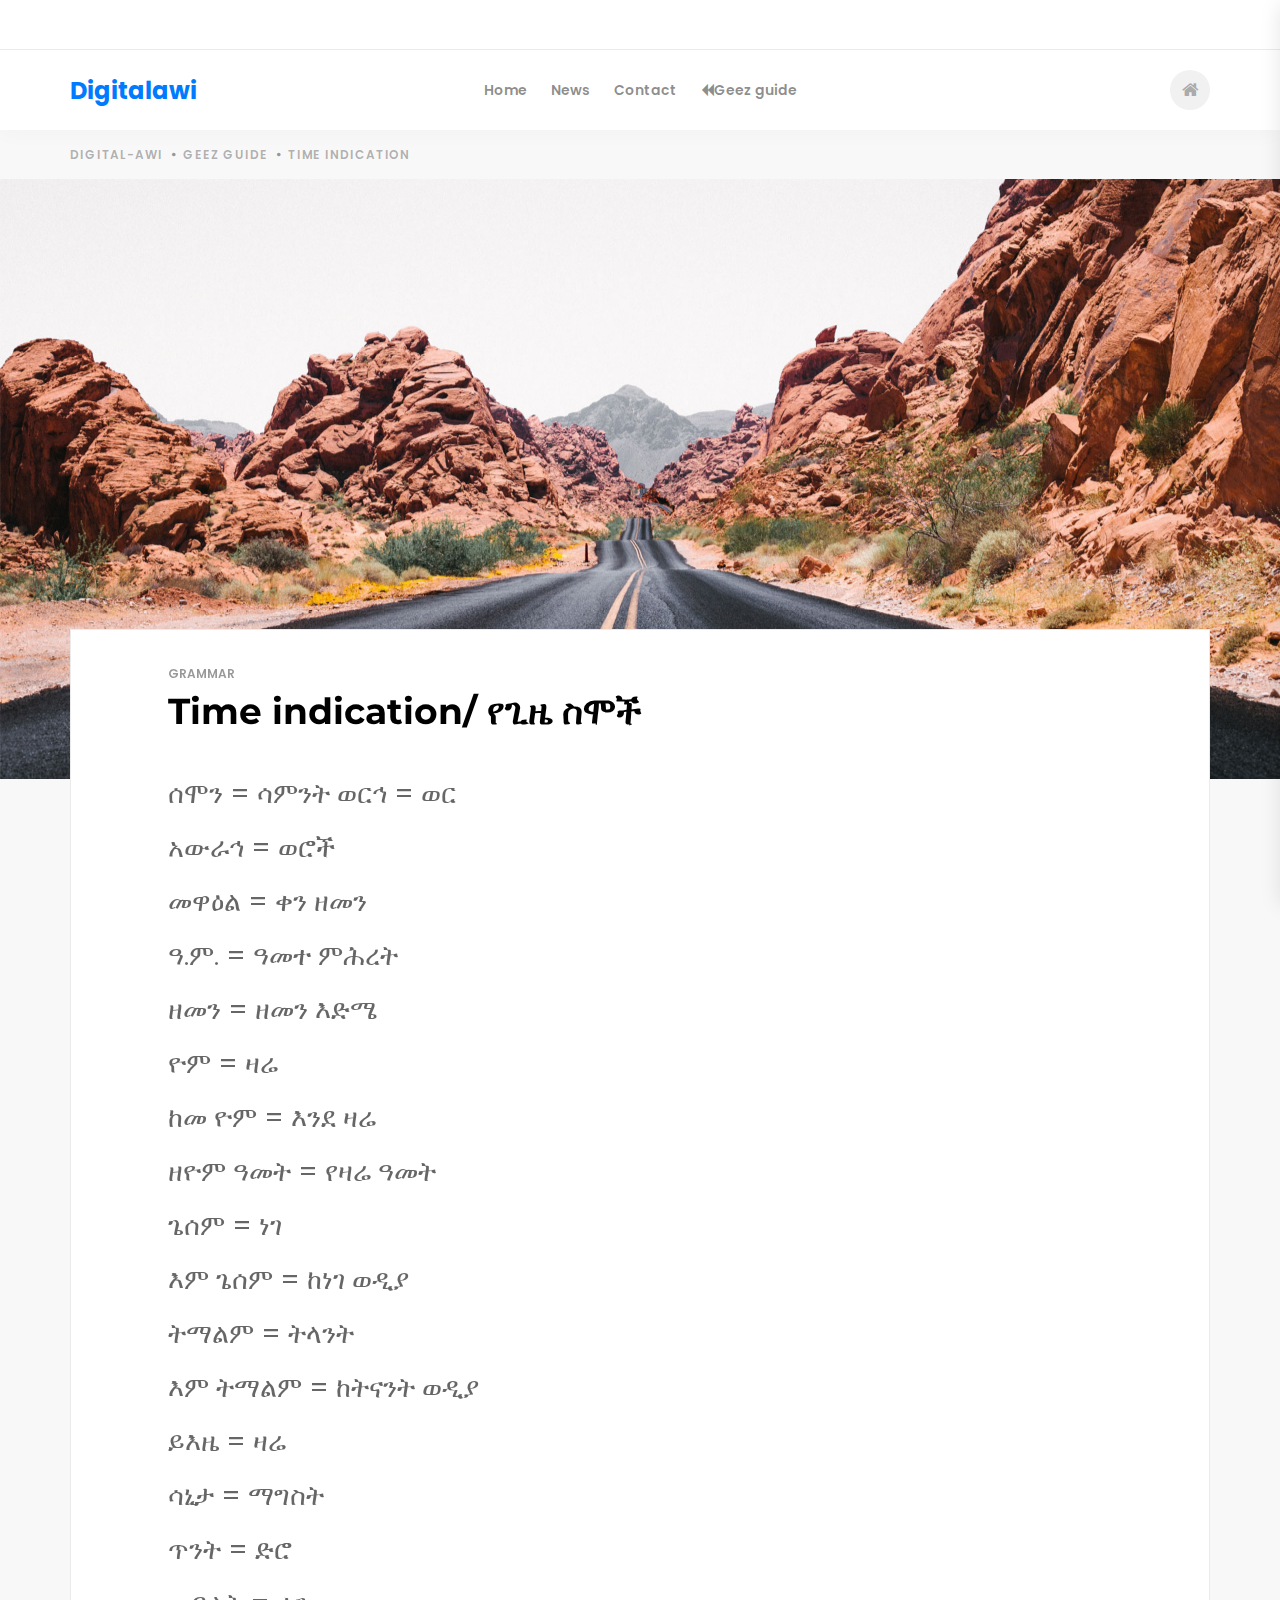
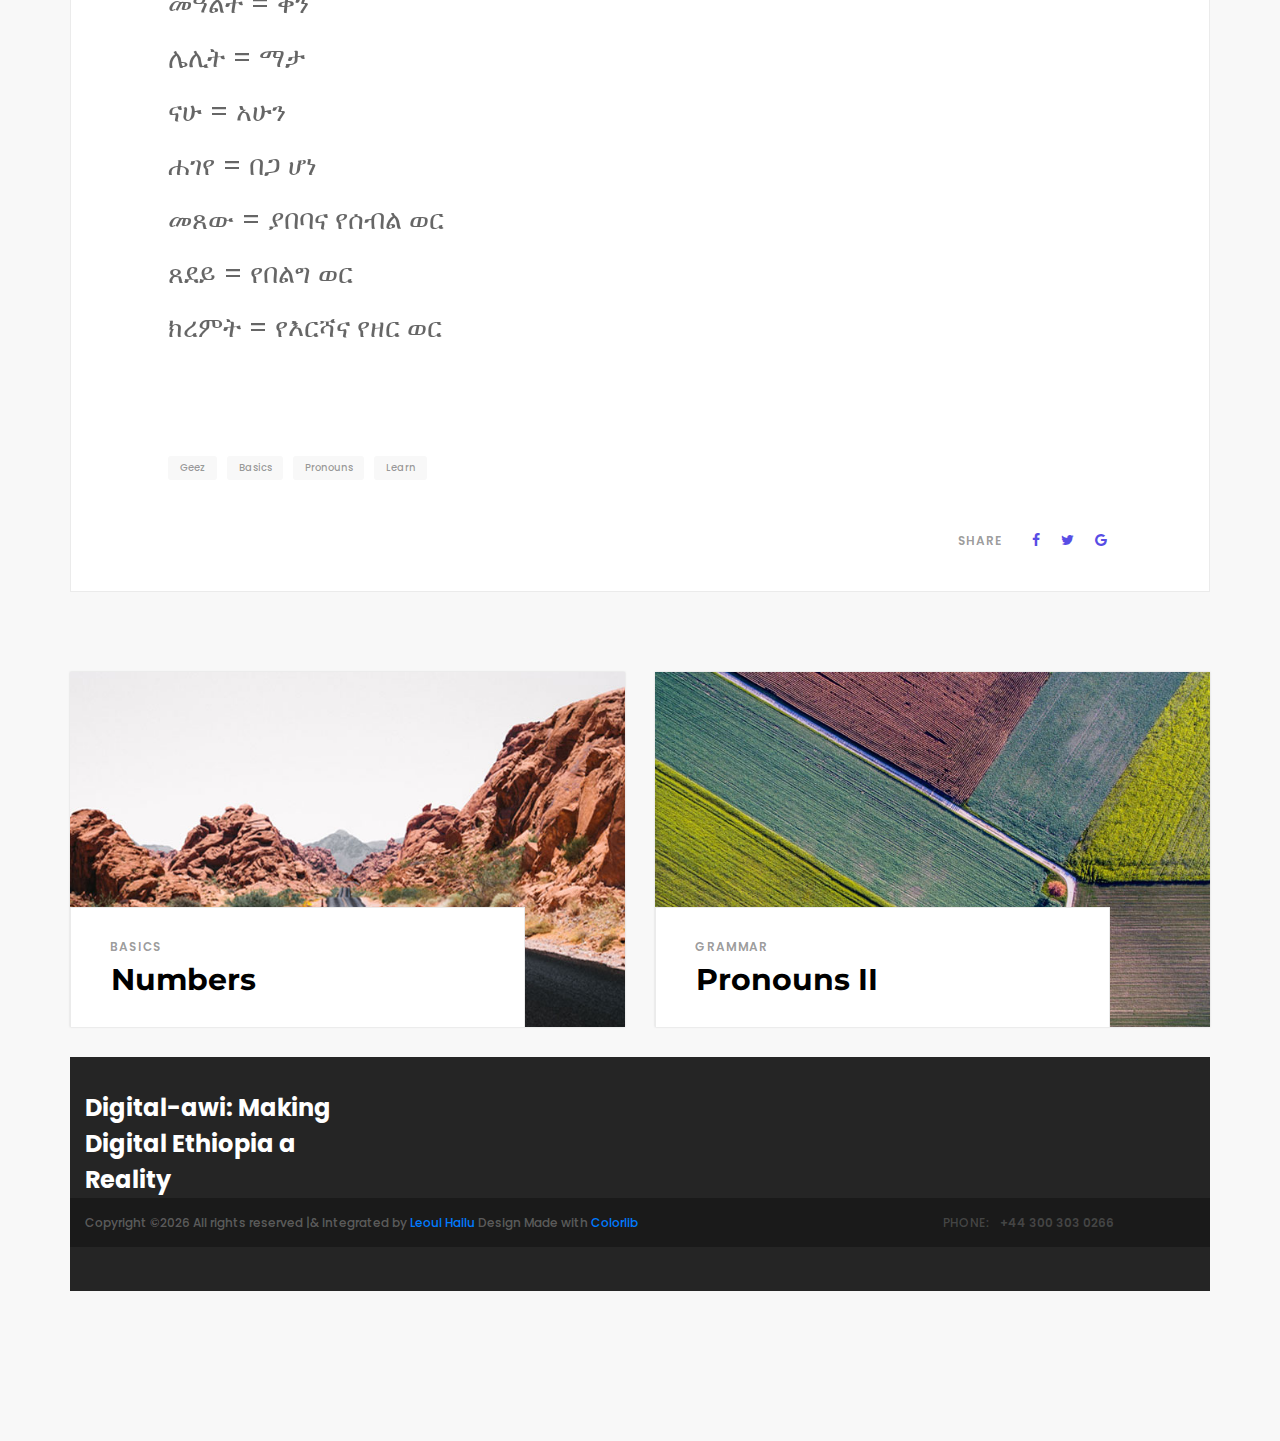
<file: time.html>
<!DOCTYPE html>
<html lang="en">
<head>
<title>Pronouns/መራሕያን </title>
<meta charset="utf-8">
<meta http-equiv="X-UA-Compatible" content="IE=edge">
<meta name="description" content="Lingua project">
<meta name="viewport" content="width=device-width, initial-scale=1">
<link rel="stylesheet" type="text/css" href="styles/bootstrap4/bootstrap.min.css">
<link href="plugins/font-awesome-4.7.0/css/font-awesome.min.css" rel="stylesheet" type="text/css">
<link rel="stylesheet" type="text/css" href="plugins/OwlCarousel2-2.2.1/owl.carousel.css">
<link rel="stylesheet" type="text/css" href="plugins/OwlCarousel2-2.2.1/owl.theme.default.css">
<link rel="stylesheet" type="text/css" href="plugins/OwlCarousel2-2.2.1/animate.css">
<link href="plugins/video-js/video-js.css" rel="stylesheet" type="text/css">
<link rel="stylesheet" type="text/css" href="styles/blog_single.css">
<link rel="stylesheet" type="text/css" href="styles/blog_single_responsive.css">
</head>
<body>

<div class="super_container">

	<!-- Header -->

	<header class="header">
			
		<!-- Top Bar -->
		<div class="top_bar">
			<div class="top_bar_container">
				<div class="container">
				 	<div class="row">
						<div class="col">
							<div class="top_bar_content d-flex flex-row align-items-center justify-content-start">
							
								<div class="top_bar_right ml-auto">

									<!-- Language -->
									
									<!-- Social -->
									
								</div>
							</div>
						</div>
					</div>
				</div>
			</div>				
		</div>

		<!-- Header Content -->
		<div class="header_container">
			<div class="container">
				<div class="row">
					<div class="col">
						<div class="header_content d-flex flex-row align-items-center justify-content-start">
							<div class="logo_container mr-auto">
								<a href="#">
									<div class="logo_text"><a href="index.html" >Digitalawi</a></div>
								</a>
							</div>
							<nav class="main_nav_contaner">
								<ul class="main_nav">
									<li><a href="index.html">Home</a></li>
									<li><a href="courses.html">News</a></li>
									<li><a href="instructors.html">Contact</a></li>
									<li><a href="guide.html"><i class="fa fa-backward" aria-hidden="true"></i>Geez guide</a></li>
								<!--	<li class="active"><a href="blog.html">Blog</a></li>
									<li><a href="contact.html">Contact</a></li> -->
								</ul>
							</nav>
							<div class="header_content_right ml-auto text-right">
							<!--	<div class="header_search">
									<div class="search_form_container">
										<form action="#" id="search_form" class="search_form trans_400">
											<input type="search" class="header_search_input trans_400" placeholder="Type for Search" required="required">
											<div class="search_button">
												<i class="fa fa-search" aria-hidden="true"></i>
											</div> 
										</form>
									</div> 
								</div> -->

								<!-- Hamburger -->

								<div class="user"><a href="index.html"><i class="fa fa-home" aria-hidden="true"></i></a></div>
								<div class="hamburger menu_mm">
									<i class="fa fa-bars menu_mm" aria-hidden="true"></i>
								</div>
							</div>

						</div>
					</div>
				</div>
			</div>
		</div>

	</header>

	<!-- Menu -->

	<div class="menu d-flex flex-column align-items-end justify-content-start text-right menu_mm trans_400">
		<div class="menu_close_container"><div class="menu_close"><div></div><div></div></div></div>
		<!--<div class="search">
			<form action="#" class="header_search_form menu_mm">
				<input type="search" class="search_input menu_mm" placeholder="Search" required="required">
				<button class="header_search_button d-flex flex-column align-items-center justify-content-center menu_mm">
					<i class="fa fa-search menu_mm" aria-hidden="true"></i>
				</button>
			</form>
		</div> -->
		<nav class="menu_nav">
			<ul class="menu_mm">
				<li class="menu_mm"><a href="index.html">Home</a></li>
				<li class="menu_mm"><a href="courses.html">News</a></li>
				<li class="menu_mm"><a href="instructors.html">Contact</a></li>
				<li class="menu_mm"><a href="guide.html"><i class="fa fa-backward" aria-hidden="true"></i> Geez Guide</a></li>
			<!--	<li class="menu_mm"><a href="blog.html">Blog</a></li>
				<li class="menu_mm"><a href="contact.html">Contact</a></li> -->
			</ul>
		</nav>
		<div class="menu_extra">
			<!-- <div class="menu_phone"><span class="menu_title">phone:</span>+44 300 303 0266</div>
			<div class="menu_social">
				<span class="menu_title">follow us</span>
				<ul>
					<li><a href="#"><i class="fa fa-facebook" aria-hidden="true"></i></a></li>
					<li><a href="#"><i class="fa fa-instagram" aria-hidden="true"></i></a></li>
					<li><a href="#"><i class="fa fa-twitter" aria-hidden="true"></i></a></li> -->
				</ul>
			</div>
		</div>
	</div>
	
	<!-- Home -->

	<div class="home">
		<div class="breadcrumbs_container">
			<div class="container">
				<div class="row">
					<div class="col">
						<ul class="breadcrumbs_list d-flex flex-row align-items-center justify-content-start">
							<li><a href="index.html">Digital-awi</a></li>
							<li><a href="guide.html">Geez Guide</a></li>
							<li>Time indication</li>
						</ul>
					</div>
				</div>
			</div>
		</div>
	</div>

	<!-- Blog Image -->

	<div class="blog_top_image">
		<div class="blog_top">
			<div class="blog_background parallax-window" data-parallax="scroll" data-image-src="images/blog_background.jpg" data-speed="0.8"></div>
		</div>
	</div>

	<!-- Blog Content -->

	<div class="blog_container">
		<div class="container">
			<div class="row blog_content_row">
				<div class="col">
					<div class="blog_content">
						<div class="blog_post_title_container">
							<div class="blog_category"><a href="#">Grammar</a></div>
							<div class="blog_title">Time indication/ የጊዜ ስሞች</div>
						</div>
						<div class="blog_text">
							<p>
								</p>
							
							<p style="font-size: 3vh;">ሰሞን = ሳምንት
                                ወርኅ = ወር <br>
                                አውራኅ = ወሮች<br>
                                መዋዕል = ቀን ዘመን<br>
                                ዓ.ም. = ዓመተ ምሕረት <br>
                                ዘመን = ዘመን እድሜ<br>
                                ዮም = ዛሬ<br>
                                ከመ ዮም = እንደ ዛሬ<br>
                                ዘዮም ዓመት = የዛሬ ዓመት <br>
                                ጌሰም = ነገ<br>
                                እም ጌሰም = ከነገ ወዲያ<br>
                                ትማልም = ትላንት<br>
                                እም ትማልም = ከትናንት ወዲያ<br>
                                ይእዜ = ዛሬ <br>
                                ሳኒታ = ማግስት<br>
                                ጥንት = ድሮ<br>
                                መዓልት = ቀን<br>
                                ሌሊት = ማታ<br>
                                ናሁ = አሁን<br>
                                ሐገየ = በጋ ሆነ<br>
                                መጸው = ያበባና የሰብል ወር<br>
                                ጸደይ = የበልግ ወር<br>
                                ክረምት = የእርሻና የዘር ወር</p><br>
								
								
								</p>
								
							<figure class="blog_post_image">
								
								<figcaption></figcaption>
							</figure>
							<p></p>
						</div>
						<div class="blog_tags">
							<ul>
								<li><a href="#">Geez</a></li>
								<li><a href="#">Basics</a></li>
								<li><a href="#">Pronouns</a></li>
								<li><a href="#">Learn</a></li>
							</ul>
						</div>
						<div class="blog_post_footer d-flex flex-lg-row flex-column align-items-lg-center align-items-start justify-content-start">
						 	<div class="blog_post_author d-flex flex-row align-items-center justify-content-start">
								<!--<div class="author_image"><div><img src="images/blog_author.jpg" alt=""></div></div>
								<div class="author_info">
									<ul>
										<li><a href="#">Sarah Parker</a></li>
										<li>Sep 29, 2017 at 9:48 am</li>
									</ul>
								</div> -->
							</div>
							<div class="blog_post_share ml-lg-auto">
								<span>share</span>
								<ul>
									<li><a href="#"><i class="fa fa-facebook" aria-hidden="true"></i></a></li>
									<li><a href="#"><i class="fa fa-twitter" aria-hidden="true"></i></a></li>
									<li><a href="#"><i class="fa fa-google" aria-hidden="true"></i></a></li>
								</ul>
							</div>
						</div>
					</div>
				</div>
			</div>
			
			<!-- Similar Posts -->

			<div class="row similar_posts">

				<!-- Blog Post -->
				<div class="col-lg-6">
					<div class="blog_post">
						<div class="blog_image" style="background-image:url(images/blog_7.jpg)"></div>
						<div class="blog_title_container">
							<div class="blog_post_category"><a href="#">Basics</a></div>
							<div class="blog_post_title"><a href="blog_single.html">Numbers</a></div>
							<div class="blog_post_text">
								<p>Learn the numbers in Geez.</p>
							</div>
							<div class="read_more"><a href="blog_single.html">Read More <img src="images/right.png" alt=""></a></div>
						</div>
					</div>
				</div>

				<!-- Blog Post -->
				<div class="col-lg-6">
					<div class="blog_post">
						<div class="blog_image" style="background-image:url(images/blog_8.jpg)"></div>
						<div class="blog_title_container">
							<div class="blog_post_category"><a href="#">Grammar</a></div>
							<div class="blog_post_title"><a href="blog_single.html">Pronouns II</a></div>
							<div class="blog_post_text">
								<p>Let us learn the basics of Geez by learning the pronouns. They can help us to refer people and things in an accurate manner.</p>
							</div>
							<div class="read_more"><a href="blog_single.html">Read More <img src="images/right.png" alt=""></a></div>
						</div>
					</div>
				</div>
			</div>
         <!--
			<div class="row register">
				<div class="col-lg-6 offset-lg-3">
					<div class="register_form_title">Post a Comment</div>
					<div class="register_form_container">
						<form action="#" id="register_form" class="register_form">
							<div class="row register_row">
								<div class="col-lg-6 register_col">
									<input type="text" class="form_input" placeholder="Name" required="required">
								</div>
								<div class="col-lg-6 register_col">
									<input type="email" class="form_input" placeholder="Email" required="required">
								</div>
								<div class="col-lg-12">
									<textarea class="form_input form_text" placeholder="Comment" required="required"></textarea>
								</div>
								<div class="col">
									<button type="submit" class="form_button trans_200">post a comment</button>
								</div>
							</div>
						</form>
					</div>
				</div>
			</div>

			<div class="row comments">
				<div class="col-lg-6 offset-lg-3">
					<div class="comments_title">Comments <span>(12)</span></div>
					<div class="comments_container">
						<ul class="comments_list">
							<li class="comment">
								<div class="comment_content">
									<div class="comment_title_container d-flex flex-row align-items-center justify-content-start">
										<div class="comment_image"><div><img src="images/blog_author.jpg" alt=""></div></div>
										<div class="comment_info">
											<div class="comment_name"><a href="#">Sarah Parker</a></div>
											<div class="comment_time">Sep 29, 2017 at 9:48 am</div>
										</div>
									</div>
									<div class="comment_text">
										<p>Nam egestas lorem ex, sit amet commodo tortor faucibus a. Suspendisse commodo, turpis a dapibus fermentum, turpis ipsum.</p>
									</div>
								</div>
								<ul>
									<li class="comment">
										<div class="comment_content">
											<div class="comment_title_container d-flex flex-row align-items-center justify-content-start">
												<div class="comment_image"><div><img src="images/blog_author.jpg" alt=""></div></div>
												<div class="comment_info">
													<div class="comment_name"><a href="#">Sarah Parker</a></div>
													<div class="comment_time">Sep 29, 2017 at 9:48 am</div>
												</div>
											</div>
											<div class="comment_text">
												<p>Sed imperdiet ante quis felis tempor hendrerit.</p>
											</div>
										</div>
									</li>
								</ul>
							</li>
							<li class="comment">
								<div class="comment_content">
									<div class="comment_title_container d-flex flex-row align-items-center justify-content-start">
										<div class="comment_image"><div><img src="images/blog_author.jpg" alt=""></div></div>
										<div class="comment_info">
											<div class="comment_name"><a href="#">Sarah Parker</a></div>
											<div class="comment_time">Sep 29, 2017 at 9:48 am</div>
										</div>
									</div>
									<div class="comment_text">
										<p>Nam egestas lorem ex, sit amet commodo tortor faucibus a. Suspendisse commodo, turpis a dapibus fermentum, turpis ipsum.</p>
									</div>
								</div>
							</li>
						</ul>
					</div>
					<div class="comments_more">
						<div class="comments_more_button"><a href="#">load more</a></div>
					</div>
				</div>
			</div>
		</div>
	</div> -->

	<!-- Footer -->

	<footer class="footer">
		<div class="footer_body">
			<div class="container">
				<div class="row">

					<!-- Newsletter -->
					<div class="col-lg-3 footer_col">
						<div class="newsletter_container d-flex flex-column align-items-start justify-content-end">
							<div class="footer_logo mb-auto"><a href="#">Digital-awi: Making Digital Ethiopia a Reality </a></div>
						  <!--  <div class="footer_title">Subscribe</div>
							<form action="#" id="newsletter_form" class="newsletter_form">
								<input type="email" class="newsletter_input" placeholder="Email" required="required">
								<button class="newsletter_button"><i class="fa fa-long-arrow-right" aria-hidden="true"></i></button>
							</form>
						</div>
					</div>

					<!-- About --
					<div class="col-lg-2 offset-lg-3 footer_col">
						<div>
							<div class="footer_title">About Us</div>
							<ul class="footer_list">
								<li><a href="#">Courses</a></li>
								<li><a href="#">Team</a></li>
								<li><a href="#">Brand Guidelines</a></li>
								<li><a href="#">Jobs</a></li>
								<li><a href="#">Advertise with us</a></li>
								<li><a href="#">Press</a></li>
								<li><a href="#">Contact us</a></li>
							</ul>
						</div>
					</div>

					<!-- Help & Support --
					<div class="col-lg-2 footer_col">
						<div class="footer_title">Help & Support</div>
						<ul class="footer_list">
							<li><a href="#">Discussions</a></li>
							<li><a href="#">Troubleshooting</a></li>
							<li><a href="#">Duolingo FAQs</a></li>
							<li><a href="#">Schools FAQs</a></li>
							<li><a href="#">Duolingo English Test FAQs</a></li>
							<li><a href="#">Status</a></li>
						</ul>
					</div>

					<!-- Privacy --
					<div class="col-lg-2 footer_col clearfix">
						<div>
							<div class="footer_title">Privacy & Terms</div>
							<ul class="footer_list">
								<li><a href="#">Community Guidelines</a></li>
								<li><a href="#">Terms</a></li>
								<li><a href="#">Brand Guidelines</a></li>
								<li><a href="#">Privacy</a></li>
							</ul>
						</div> -->
					</div>

				</div>
			</div>
		</div>
		<div class="copyright">
			<div class="container">
				<div class="row">
					<div class="col">
						<div class="copyright_content d-flex flex-md-row flex-column align-items-md-center align-items-start justify-content-start">
							<div class="cr"><!-- Link back to Colorlib can't be removed. Template is licensed under CC BY 3.0. -->
Copyright &copy;<script>document.write(new Date().getFullYear());</script> All rights reserved |&amp; Integrated by <a href="https://leoul.netlify.app" target="_blank">Leoul Hailu</a>  Design Made with <a href="https://colorlib.com" target="_blank">Colorlib</a> 
<!-- Link back to Colorlib can't be removed. Template is licensed under CC BY 3.0. --></div>
							<div class="cr_right ml-md-auto">
								<div class="footer_phone"><span class="cr_title">phone:</span>+44 300 303 0266</div>
							<!--	<div class="footer_social">
									<span class="cr_social_title">follow us</span>
									<ul>
										<li><a href="#"><i class="fa fa-facebook" aria-hidden="true"></i></a></li>
										<li><a href="#"><i class="fa fa-instagram" aria-hidden="true"></i></a></li>
										<li><a href="#"><i class="fa fa-twitter" aria-hidden="true"></i></a></li>
									</ul>
								</div> -->
							</div>
						</div>
					</div>
				</div>
			</div>
		</div>
	</footer>
</div>

<script src="js/jquery-3.2.1.min.js"></script>
<script src="styles/bootstrap4/popper.js"></script>
<script src="styles/bootstrap4/bootstrap.min.js"></script>
<script src="plugins/OwlCarousel2-2.2.1/owl.carousel.js"></script>
<script src="plugins/easing/easing.js"></script>
<script src="plugins/parallax-js-master/parallax.min.js"></script>
<script src="js/blog_single.js"></script>
</body>
</html>
</file>
<file: style.css>
html{
  scroll-behavior: smooth;
}
body{
    overflow-x: hidden;
    font-family: Verdana, Geneva, Tahoma, sans-serif;
}

ul {
    list-style-type: none;
    margin:auto;
    padding: 0;
    overflow: hidden;
    background-color: #333;
    position: -webkit-sticky; /* Safari */
    position: sticky;
    top: 0;
    width:100%;
    left: 0%;
  }
  
  li {
    float: left;
  }
  
  li a {
    display: block;
    color: white;
    text-align: center;
    padding: 14px 16px;
    text-decoration: none;
  }
  
  /* Change the link color to #111 (black) on hover */
  li a:hover {
    background-color: #111;
  }
  .active {
    background-color: #4f504f;
  }
  #one{
    color: rgb(0, 0, 0);
    font-family: Verdana, Geneva, Tahoma, sans-serif;
    margin: auto;
    width: 50%;
    font-size:xx-large;
    margin: 0;
    position: absolute;
    top:3em;
    left: 50%;
    transform: translate(-50%, -50%);
    text-align: center;
  }
  #one:link{
    text-decoration: none;
    background-color: #ffffff;

    width: 320px;
  padding: 10px;
  border: 5px solid gray;
  margin-left: auto;
  margin-right: auto;
  }
  #one:visited{
    text-decoration: none;
    
    background-color: #ffffff;

    width: 320px;
    padding: 10px;
    border: 5px solid gray;
    margin-left: auto;
    margin-right: auto;
  }
  #one:hover{
    text-decoration: none;
    background-color: rgb(54, 54, 54);
    border: 10px rgb(47, 80, 141);
    width: 320px;
    padding: 10px;
    border: 5px solid gray;
    margin-left: auto;
    margin-right: auto;
    color: #ffffff;
  }
  #one:active{
    text-decoration: none;
    border: 10px rgb(47, 80, 141);
    width: 320px;
    padding: 10px;
    border: 5px solid gray;
    margin-left: auto;
    margin-right: auto;
  } 
  li{
    font-family: Verdana, Geneva, Tahoma, sans-serif;
  }
 cc {
    position: absolute;
    top: 9em;
    height: 100px;
    width: 90%;
    background-color:#fab566;
    padding: 100px;
    text-align: left;
  }
  #two{
    color: rgb(0, 0, 0);
    font-family: Verdana, Geneva, Tahoma, sans-serif;
    margin: auto;
    width: 50%;
    font-size:xx-large;
    margin: 0;
    position: absolute;
    top:16em;
    left: 50%;
    transform: translate(-50%, -50%);
    text-align: center;
  }
  #two:link{
    text-decoration: none;
    background-color: #ffffff;

    width: 320px;
  padding: 10px;
  border: 5px solid gray;
  margin-left: auto;
  margin-right: auto;
  }
  #two:visited{
    text-decoration: none;
    
    background-color: #ffffff;

    width: 320px;
    padding: 10px;
    border: 5px solid gray;
    margin-left: auto;
    margin-right: auto;
  }
  #two:hover{
    text-decoration: none;
    background-color: rgb(54, 54, 54);
    border: 10px rgb(47, 80, 141);
    width: 320px;
    padding: 10px;
    border: 5px solid gray;
    margin-left: auto;
    margin-right: auto;
    color: #ffffff;
  }
  #two:active{
    text-decoration: none;
    border: 10px rgb(47, 80, 141);
    width: 320px;
    padding: 10px;
    border: 5px solid gray;
    margin-left: auto;
    margin-right: auto;
  }
  dd {
    position:absolute;
    top: 35em;
    height: 100px;
    margin: 0;
    width:90%;
    background-color:#fab566;
    padding: 100px;
    text-align: left;
  }
  #three{
    color: rgb(0, 0, 0);
    font-family: Verdana, Geneva, Tahoma, sans-serif;
    margin: auto;
    width: 50%;
    font-size:xx-large;
    margin: 0;
    position: absolute;
    top:29em;
    left: 50%;
    transform: translate(-50%, -50%);
    text-align: center;
  }
  #three:link{
    text-decoration: none;
    background-color: #ffffff;

    width: 320px;
  padding: 10px;
  border: 5px solid gray;
  margin-left: auto;
  margin-right: auto;
  }
  #three:visited{
    text-decoration: none;
    
    background-color: #ffffff;

    width: 320px;
    padding: 10px;
    border: 5px solid gray;
    margin-left: auto;
    margin-right: auto;
  }
  #three:hover{
    text-decoration: none;
    background-color: rgb(54, 54, 54);
    border: 10px rgb(47, 80, 141);
    width: 320px;
    padding: 10px;
    border: 5px solid gray;
    margin-left: auto;
    margin-right: auto;
    color: #ffffff;
  }
  #three:active{
    text-decoration: none;
    border: 10px rgb(47, 80, 141);
    width: 320px;
    padding: 10px;
    border: 5px solid gray;
    margin-left: auto;
    margin-right: auto;
  }
  ee {
    position:absolute;
    top: 62em;
    text-align: center;
    text-decoration: none;
    left:5vw;
    font-family: 'Courier New', Courier, monospace;
    height: 98px;
    margin: 0;
    width:38vw;
    background-color:#fab566;
    padding: 50px;
    text-align: left;

  }
  
  ff{
    position:absolute;
    left: 50vw;;
    top: 62em;
    height: 98px;
    font-family: 'Courier New', Courier, monospace;
    margin: 0;
    width:38vw;
    background-color:#fab566;
    padding: 50px;
    text-align: left;
  }
  footer {
  background-color: #777;
  padding: 10px;
  text-align: center;
  color: white;
  margin-top: auto;
  top: 75em;
  position: absolute;
  width: 100%;
  }
</file>
<file: plugins/video-js/video-js.css>
.video-js .vjs-big-play-button .vjs-icon-placeholder:before, .vjs-button > .vjs-icon-placeholder:before, .video-js .vjs-modal-dialog, .vjs-modal-dialog .vjs-modal-dialog-content {
  position: absolute;
  top: 0;
  left: 0;
  width: 100%;
  height: 100%; }

.video-js .vjs-big-play-button .vjs-icon-placeholder:before, .vjs-button > .vjs-icon-placeholder:before {
  text-align: center; }

@font-face {
  font-family: VideoJS;
  src: url([data-uri]) format("woff");
  font-weight: normal;
  font-style: normal; }

.vjs-icon-play, .video-js .vjs-big-play-button .vjs-icon-placeholder:before, .video-js .vjs-play-control .vjs-icon-placeholder {
  font-family: VideoJS;
  font-weight: normal;
  font-style: normal; }
  .vjs-icon-play:before, .video-js .vjs-play-control .vjs-icon-placeholder:before {
    content: "\f101"; }

.vjs-icon-play-circle {
  font-family: VideoJS;
  font-weight: normal;
  font-style: normal; }
  .vjs-icon-play-circle:before {
    content: "\f102"; }

.vjs-icon-pause, .video-js .vjs-play-control.vjs-playing .vjs-icon-placeholder {
  font-family: VideoJS;
  font-weight: normal;
  font-style: normal; }
  .vjs-icon-pause:before, .video-js .vjs-play-control.vjs-playing .vjs-icon-placeholder:before {
    content: "\f103"; }

.vjs-icon-volume-mute, .video-js .vjs-mute-control.vjs-vol-0 .vjs-icon-placeholder {
  font-family: VideoJS;
  font-weight: normal;
  font-style: normal; }
  .vjs-icon-volume-mute:before, .video-js .vjs-mute-control.vjs-vol-0 .vjs-icon-placeholder:before {
    content: "\f104"; }

.vjs-icon-volume-low, .video-js .vjs-mute-control.vjs-vol-1 .vjs-icon-placeholder {
  font-family: VideoJS;
  font-weight: normal;
  font-style: normal; }
  .vjs-icon-volume-low:before, .video-js .vjs-mute-control.vjs-vol-1 .vjs-icon-placeholder:before {
    content: "\f105"; }

.vjs-icon-volume-mid, .video-js .vjs-mute-control.vjs-vol-2 .vjs-icon-placeholder {
  font-family: VideoJS;
  font-weight: normal;
  font-style: normal; }
  .vjs-icon-volume-mid:before, .video-js .vjs-mute-control.vjs-vol-2 .vjs-icon-placeholder:before {
    content: "\f106"; }

.vjs-icon-volume-high, .video-js .vjs-mute-control .vjs-icon-placeholder {
  font-family: VideoJS;
  font-weight: normal;
  font-style: normal; }
  .vjs-icon-volume-high:before, .video-js .vjs-mute-control .vjs-icon-placeholder:before {
    content: "\f107"; }

.vjs-icon-fullscreen-enter, .video-js .vjs-fullscreen-control .vjs-icon-placeholder {
  font-family: VideoJS;
  font-weight: normal;
  font-style: normal; }
  .vjs-icon-fullscreen-enter:before, .video-js .vjs-fullscreen-control .vjs-icon-placeholder:before {
    content: "\f108"; }

.vjs-icon-fullscreen-exit, .video-js.vjs-fullscreen .vjs-fullscreen-control .vjs-icon-placeholder {
  font-family: VideoJS;
  font-weight: normal;
  font-style: normal; }
  .vjs-icon-fullscreen-exit:before, .video-js.vjs-fullscreen .vjs-fullscreen-control .vjs-icon-placeholder:before {
    content: "\f109"; }

.vjs-icon-square {
  font-family: VideoJS;
  font-weight: normal;
  font-style: normal; }
  .vjs-icon-square:before {
    content: "\f10a"; }

.vjs-icon-spinner {
  font-family: VideoJS;
  font-weight: normal;
  font-style: normal; }
  .vjs-icon-spinner:before {
    content: "\f10b"; }

.vjs-icon-subtitles, .video-js .vjs-subtitles-button .vjs-icon-placeholder, .video-js .vjs-subs-caps-button .vjs-icon-placeholder,
.video-js.video-js:lang(en-GB) .vjs-subs-caps-button .vjs-icon-placeholder,
.video-js.video-js:lang(en-IE) .vjs-subs-caps-button .vjs-icon-placeholder,
.video-js.video-js:lang(en-AU) .vjs-subs-caps-button .vjs-icon-placeholder,
.video-js.video-js:lang(en-NZ) .vjs-subs-caps-button .vjs-icon-placeholder {
  font-family: VideoJS;
  font-weight: normal;
  font-style: normal; }
  .vjs-icon-subtitles:before, .video-js .vjs-subtitles-button .vjs-icon-placeholder:before, .video-js .vjs-subs-caps-button .vjs-icon-placeholder:before,
  .video-js.video-js:lang(en-GB) .vjs-subs-caps-button .vjs-icon-placeholder:before,
  .video-js.video-js:lang(en-IE) .vjs-subs-caps-button .vjs-icon-placeholder:before,
  .video-js.video-js:lang(en-AU) .vjs-subs-caps-button .vjs-icon-placeholder:before,
  .video-js.video-js:lang(en-NZ) .vjs-subs-caps-button .vjs-icon-placeholder:before {
    content: "\f10c"; }

.vjs-icon-captions, .video-js .vjs-captions-button .vjs-icon-placeholder, .video-js:lang(en) .vjs-subs-caps-button .vjs-icon-placeholder,
.video-js:lang(fr-CA) .vjs-subs-caps-button .vjs-icon-placeholder {
  font-family: VideoJS;
  font-weight: normal;
  font-style: normal; }
  .vjs-icon-captions:before, .video-js .vjs-captions-button .vjs-icon-placeholder:before, .video-js:lang(en) .vjs-subs-caps-button .vjs-icon-placeholder:before,
  .video-js:lang(fr-CA) .vjs-subs-caps-button .vjs-icon-placeholder:before {
    content: "\f10d"; }

.vjs-icon-chapters, .video-js .vjs-chapters-button .vjs-icon-placeholder {
  font-family: VideoJS;
  font-weight: normal;
  font-style: normal; }
  .vjs-icon-chapters:before, .video-js .vjs-chapters-button .vjs-icon-placeholder:before {
    content: "\f10e"; }

.vjs-icon-share {
  font-family: VideoJS;
  font-weight: normal;
  font-style: normal; }
  .vjs-icon-share:before {
    content: "\f10f"; }

.vjs-icon-cog {
  font-family: VideoJS;
  font-weight: normal;
  font-style: normal; }
  .vjs-icon-cog:before {
    content: "\f110"; }

.vjs-icon-circle, .video-js .vjs-play-progress, .video-js .vjs-volume-level {
  font-family: VideoJS;
  font-weight: normal;
  font-style: normal; }
  .vjs-icon-circle:before, .video-js .vjs-play-progress:before, .video-js .vjs-volume-level:before {
    content: "\f111"; }

.vjs-icon-circle-outline {
  font-family: VideoJS;
  font-weight: normal;
  font-style: normal; }
  .vjs-icon-circle-outline:before {
    content: "\f112"; }

.vjs-icon-circle-inner-circle {
  font-family: VideoJS;
  font-weight: normal;
  font-style: normal; }
  .vjs-icon-circle-inner-circle:before {
    content: "\f113"; }

.vjs-icon-hd {
  font-family: VideoJS;
  font-weight: normal;
  font-style: normal; }
  .vjs-icon-hd:before {
    content: "\f114"; }

.vjs-icon-cancel, .video-js .vjs-control.vjs-close-button .vjs-icon-placeholder {
  font-family: VideoJS;
  font-weight: normal;
  font-style: normal; }
  .vjs-icon-cancel:before, .video-js .vjs-control.vjs-close-button .vjs-icon-placeholder:before {
    content: "\f115"; }

.vjs-icon-replay, .video-js .vjs-play-control.vjs-ended .vjs-icon-placeholder {
  font-family: VideoJS;
  font-weight: normal;
  font-style: normal; }
  .vjs-icon-replay:before, .video-js .vjs-play-control.vjs-ended .vjs-icon-placeholder:before {
    content: "\f116"; }

.vjs-icon-facebook {
  font-family: VideoJS;
  font-weight: normal;
  font-style: normal; }
  .vjs-icon-facebook:before {
    content: "\f117"; }

.vjs-icon-gplus {
  font-family: VideoJS;
  font-weight: normal;
  font-style: normal; }
  .vjs-icon-gplus:before {
    content: "\f118"; }

.vjs-icon-linkedin {
  font-family: VideoJS;
  font-weight: normal;
  font-style: normal; }
  .vjs-icon-linkedin:before {
    content: "\f119"; }

.vjs-icon-twitter {
  font-family: VideoJS;
  font-weight: normal;
  font-style: normal; }
  .vjs-icon-twitter:before {
    content: "\f11a"; }

.vjs-icon-tumblr {
  font-family: VideoJS;
  font-weight: normal;
  font-style: normal; }
  .vjs-icon-tumblr:before {
    content: "\f11b"; }

.vjs-icon-pinterest {
  font-family: VideoJS;
  font-weight: normal;
  font-style: normal; }
  .vjs-icon-pinterest:before {
    content: "\f11c"; }

.vjs-icon-audio-description, .video-js .vjs-descriptions-button .vjs-icon-placeholder {
  font-family: VideoJS;
  font-weight: normal;
  font-style: normal; }
  .vjs-icon-audio-description:before, .video-js .vjs-descriptions-button .vjs-icon-placeholder:before {
    content: "\f11d"; }

.vjs-icon-audio, .video-js .vjs-audio-button .vjs-icon-placeholder {
  font-family: VideoJS;
  font-weight: normal;
  font-style: normal; }
  .vjs-icon-audio:before, .video-js .vjs-audio-button .vjs-icon-placeholder:before {
    content: "\f11e"; }

.vjs-icon-next-item {
  font-family: VideoJS;
  font-weight: normal;
  font-style: normal; }
  .vjs-icon-next-item:before {
    content: "\f11f"; }

.vjs-icon-previous-item {
  font-family: VideoJS;
  font-weight: normal;
  font-style: normal; }
  .vjs-icon-previous-item:before {
    content: "\f120"; }

.video-js {
  display: block;
  vertical-align: top;
  box-sizing: border-box;
  color: #fff;
  background-color: #000;
  position: relative;
  padding: 0;
  font-size: 10px;
  line-height: 1;
  font-weight: normal;
  font-style: normal;
  width: 100% !important;
    height: auto !important;
  font-family: Arial, Helvetica, sans-serif;
  word-break: initial; }
  .video-js:-moz-full-screen {
    position: absolute; }
  .video-js:-webkit-full-screen {
    width: 100% !important;
    height: 100% !important; }

.video-js[tabindex="-1"] {
  outline: none; }

.video-js *,
.video-js *:before,
.video-js *:after {
  box-sizing: inherit; }

.video-js ul {
  font-family: inherit;
  font-size: inherit;
  line-height: inherit;
  list-style-position: outside;
  margin-left: 0;
  margin-right: 0;
  margin-top: 0;
  margin-bottom: 0; }

.video-js.vjs-fluid,
.video-js.vjs-16-9,
.video-js.vjs-4-3 {
  width: 100%;
  max-width: 100%;
  height: 0; }

.video-js.vjs-16-9 {
  padding-top: 56.25%; }

.video-js.vjs-4-3 {
  padding-top: 75%; }

.video-js.vjs-fill {
  width: 100%;
  height: 100%; }

.video-js .vjs-tech {
 position: relative !important;
    width: 100% !important;
    height: auto !important;
  width: 100%;
  height: 100%; }

body.vjs-full-window {
  padding: 0;
  margin: 0;
  height: 100%; }

.vjs-full-window .video-js.vjs-fullscreen {
  position: fixed;
  overflow: hidden;
  z-index: 1000;
  left: 0;
  top: 0;
  bottom: 0;
  right: 0; }

.video-js.vjs-fullscreen {
  width: 100% !important;
  height: 100% !important;
  padding-top: 0 !important; }

.video-js.vjs-fullscreen.vjs-user-inactive {
  cursor: none; }

.vjs-hidden {
  display: none !important; }

.vjs-disabled {
  opacity: 0.5;
  cursor: default; }

.video-js .vjs-offscreen {
  height: 1px;
  left: -9999px;
  position: absolute;
  top: 0;
  width: 1px; }

.vjs-lock-showing {
  display: block !important;
  opacity: 1;
  visibility: visible; }

.vjs-no-js {
  padding: 20px;
  color: #fff;
  background-color: #000;
  font-size: 18px;
  font-family: Arial, Helvetica, sans-serif;
  text-align: center;
  width: 300px;
  height: 150px;
  margin: 0px auto; }

.vjs-no-js a,
.vjs-no-js a:visited {
  color: #66A8CC; }

.video-js .vjs-big-play-button {
  font-size: 3em;
  line-height: 1.5em;
  height: 72px;
  width: 72px;
  display: block;
  position: absolute;
  top: 50%;
  left: 50%;
  -webkit-transform: translate(-50%, -50%);
  -moz-transform: translate(-50%, -50%);
  -ms-transform: translate(-50%, -50%);
  -o-transform: translate(-50%, -50%);
  transform: translate(-50%, -50%);
  padding: 0;
  cursor: pointer;
  opacity: 1;
  border: none;
  background-image: url(../../images/play_big.png);
  background-repeat: no-repeat;
  background-size: cover;
  background-position: center center;
  -webkit-transition: all 0.4s;
  -moz-transition: all 0.4s;
  -ms-transition: all 0.4s;
  -o-transition: all 0.4s;
  transition: all 0.4s;
}

.vjs-big-play-centered .vjs-big-play-button {
  top: 50%;
  left: 50%;
  margin-top: -0.75em;
  margin-left: -1.5em; }

/*.video-js:hover .vjs-big-play-button,
.video-js .vjs-big-play-button:focus {
  border-color: #fff;
  background-color: #73859f;
  background-color: rgba(115, 133, 159, 0.5);
  -webkit-transition: all 0s;
  -moz-transition: all 0s;
  -ms-transition: all 0s;
  -o-transition: all 0s;
  transition: all 0s; }*/

.vjs-controls-disabled .vjs-big-play-button,
.vjs-has-started .vjs-big-play-button,
.vjs-using-native-controls .vjs-big-play-button,
.vjs-error .vjs-big-play-button {
  display: none; }

.vjs-has-started.vjs-paused.vjs-show-big-play-button-on-pause .vjs-big-play-button {
  display: block; }

.video-js button {
  background: none;
  border: none;
  color: inherit;
  display: inline-block;
  font-size: inherit;
  line-height: inherit;
  text-transform: none;
  text-decoration: none;
  transition: none;
  -webkit-appearance: none;
  -moz-appearance: none;
  appearance: none; }

.vjs-control .vjs-button {
  width: 100%;
  height: 100%; }

.video-js .vjs-control.vjs-close-button {
  cursor: pointer;
  height: 3em;
  position: absolute;
  right: 0;
  top: 0.5em;
  z-index: 2; }

.video-js .vjs-modal-dialog {
  background: rgba(0, 0, 0, 0.8);
  background: -webkit-linear-gradient(-90deg, rgba(0, 0, 0, 0.8), rgba(255, 255, 255, 0));
  background: linear-gradient(180deg, rgba(0, 0, 0, 0.8), rgba(255, 255, 255, 0));
  overflow: auto; }

.video-js .vjs-modal-dialog > * {
  box-sizing: border-box; }

.vjs-modal-dialog .vjs-modal-dialog-content {
  font-size: 1.2em;
  line-height: 1.5;
  padding: 20px 24px;
  z-index: 1; }

.vjs-menu-button {
  cursor: pointer; }

.vjs-menu-button.vjs-disabled {
  cursor: default; }

.vjs-workinghover .vjs-menu-button.vjs-disabled:hover .vjs-menu {
  display: none; }

.vjs-menu .vjs-menu-content {
  display: block;
  padding: 0;
  margin: 0;
  font-family: Arial, Helvetica, sans-serif;
  overflow: auto; }

.vjs-menu .vjs-menu-content > * {
  box-sizing: border-box; }

.vjs-scrubbing .vjs-control.vjs-menu-button:hover .vjs-menu {
  display: none; }

.vjs-menu li {
  list-style: none;
  margin: 0;
  padding: 0.2em 0;
  line-height: 1.4em;
  font-size: 1.2em;
  text-align: center;
  text-transform: lowercase; }

.vjs-menu li.vjs-menu-item:focus,
.vjs-menu li.vjs-menu-item:hover {
  background-color: #73859f;
  background-color: rgba(115, 133, 159, 0.5); }

.vjs-menu li.vjs-selected,
.vjs-menu li.vjs-selected:focus,
.vjs-menu li.vjs-selected:hover {
  background-color: #fff;
  color: #2B333F; }

.vjs-menu li.vjs-menu-title {
  text-align: center;
  text-transform: uppercase;
  font-size: 1em;
  line-height: 2em;
  padding: 0;
  margin: 0 0 0.3em 0;
  font-weight: bold;
  cursor: default; }

.vjs-menu-button-popup .vjs-menu {
  display: none;
  position: absolute;
  bottom: 0;
  width: 10em;
  left: -3em;
  height: 0em;
  margin-bottom: 1.5em;
  border-top-color: rgba(43, 51, 63, 0.7); }

.vjs-menu-button-popup .vjs-menu .vjs-menu-content {
  background-color: #2B333F;
  background-color: rgba(43, 51, 63, 0.7);
  position: absolute;
  width: 100%;
  bottom: 1.5em;
  max-height: 15em; }

.vjs-workinghover .vjs-menu-button-popup:hover .vjs-menu,
.vjs-menu-button-popup .vjs-menu.vjs-lock-showing {
  display: block; }

.video-js .vjs-menu-button-inline {
  -webkit-transition: all 0.4s;
  -moz-transition: all 0.4s;
  -ms-transition: all 0.4s;
  -o-transition: all 0.4s;
  transition: all 0.4s;
  overflow: hidden; }

.video-js .vjs-menu-button-inline:before {
  width: 2.222222222em; }

.video-js .vjs-menu-button-inline:hover,
.video-js .vjs-menu-button-inline:focus,
.video-js .vjs-menu-button-inline.vjs-slider-active,
.video-js.vjs-no-flex .vjs-menu-button-inline {
  width: 12em; }

.vjs-menu-button-inline .vjs-menu {
  opacity: 0;
  height: 100%;
  width: auto;
  position: absolute;
  left: 4em;
  top: 0;
  padding: 0;
  margin: 0;
  -webkit-transition: all 0.4s;
  -moz-transition: all 0.4s;
  -ms-transition: all 0.4s;
  -o-transition: all 0.4s;
  transition: all 0.4s; }

.vjs-menu-button-inline:hover .vjs-menu,
.vjs-menu-button-inline:focus .vjs-menu,
.vjs-menu-button-inline.vjs-slider-active .vjs-menu {
  display: block;
  opacity: 1; }

.vjs-no-flex .vjs-menu-button-inline .vjs-menu {
  display: block;
  opacity: 1;
  position: relative;
  width: auto; }

.vjs-no-flex .vjs-menu-button-inline:hover .vjs-menu,
.vjs-no-flex .vjs-menu-button-inline:focus .vjs-menu,
.vjs-no-flex .vjs-menu-button-inline.vjs-slider-active .vjs-menu {
  width: auto; }

.vjs-menu-button-inline .vjs-menu-content {
  width: auto;
  height: 100%;
  margin: 0;
  overflow: hidden; }

.video-js .vjs-control-bar {
  display: -webkit-box;
  display: -webkit-flex;
  display: -ms-flexbox;
  display: flex;
  visibility: visible;
  opacity: 1;
  width: 100%;
  position: absolute;
  bottom: 0;
  left: 0;
  right: 0;
  height: 3.0em;
  background-color: #2B333F;
  background-color: rgba(43, 51, 63, 0.7); }

.vjs-has-started .vjs-control-bar {
  display: -webkit-box;
  display: -webkit-flex;
  display: -ms-flexbox;
  display: flex;
  visibility: visible;
  opacity: 1;
  -webkit-transition: visibility 0.1s, opacity 0.1s;
  -moz-transition: visibility 0.1s, opacity 0.1s;
  -ms-transition: visibility 0.1s, opacity 0.1s;
  -o-transition: visibility 0.1s, opacity 0.1s;
  transition: visibility 0.1s, opacity 0.1s; }

.vjs-has-started.vjs-user-inactive.vjs-playing .vjs-control-bar {
  visibility: visible;
  opacity: 0;
  -webkit-transition: visibility 1s, opacity 1s;
  -moz-transition: visibility 1s, opacity 1s;
  -ms-transition: visibility 1s, opacity 1s;
  -o-transition: visibility 1s, opacity 1s;
  transition: visibility 1s, opacity 1s; }

.vjs-controls-disabled .vjs-control-bar,
.vjs-using-native-controls .vjs-control-bar,
.vjs-error .vjs-control-bar {
  display: none !important; }

.vjs-audio.vjs-has-started.vjs-user-inactive.vjs-playing .vjs-control-bar {
  opacity: 1;
  visibility: visible; }

.vjs-has-started.vjs-no-flex .vjs-control-bar {
  display: table; }

.video-js .vjs-control {
  position: relative;
  text-align: center;
  margin: 0;
  padding: 0;
  height: 100%;
  width: 4em;
  -webkit-box-flex: none;
  -moz-box-flex: none;
  -webkit-flex: none;
  -ms-flex: none;
  flex: none; }

.vjs-button > .vjs-icon-placeholder:before {
  font-size: 1.8em;
  line-height: 1.67; }

.video-js .vjs-control:focus:before,
.video-js .vjs-control:hover:before,
.video-js .vjs-control:focus {
  text-shadow: 0em 0em 1em white; }

.video-js .vjs-control-text {
  border: 0;
  clip: rect(0 0 0 0);
  height: 1px;
  overflow: hidden;
  padding: 0;
  position: absolute;
  width: 1px; }

.vjs-no-flex .vjs-control {
  display: table-cell;
  vertical-align: middle; }

.video-js .vjs-custom-control-spacer {
  display: none; }

.video-js .vjs-progress-control {
  cursor: pointer;
  -webkit-box-flex: auto;
  -moz-box-flex: auto;
  -webkit-flex: auto;
  -ms-flex: auto;
  flex: auto;
  display: -webkit-box;
  display: -webkit-flex;
  display: -ms-flexbox;
  display: flex;
  -webkit-box-align: center;
  -webkit-align-items: center;
  -ms-flex-align: center;
  align-items: center;
  min-width: 4em; }

.video-js .vjs-progress-control.disabled {
  cursor: default; }

.vjs-live .vjs-progress-control {
  display: none; }

.vjs-no-flex .vjs-progress-control {
  width: auto; }

.video-js .vjs-progress-holder {
  -webkit-box-flex: auto;
  -moz-box-flex: auto;
  -webkit-flex: auto;
  -ms-flex: auto;
  flex: auto;
  -webkit-transition: all 0.2s;
  -moz-transition: all 0.2s;
  -ms-transition: all 0.2s;
  -o-transition: all 0.2s;
  transition: all 0.2s;
  height: 0.3em; }

.video-js .vjs-progress-control .vjs-progress-holder {
  margin: 0 10px; }

.video-js .vjs-progress-control:hover .vjs-progress-holder {
  font-size: 1.666666666666666666em; }

.video-js .vjs-progress-control:hover .vjs-progress-holder.disabled {
  font-size: 1em; }

.video-js .vjs-progress-holder .vjs-play-progress,
.video-js .vjs-progress-holder .vjs-load-progress,
.video-js .vjs-progress-holder .vjs-load-progress div {
  position: absolute;
  display: block;
  height: 100%;
  margin: 0;
  padding: 0;
  width: 0; }

.video-js .vjs-play-progress {
  background-color: #fff; }
  .video-js .vjs-play-progress:before {
    font-size: 0.9em;
    position: absolute;
    right: -0.5em;
    top: -0.333333333333333em;
    z-index: 1; }

.video-js .vjs-load-progress {
  background: rgba(115, 133, 159, 0.5); }

.video-js .vjs-load-progress div {
  background: rgba(115, 133, 159, 0.75); }

.video-js .vjs-time-tooltip {
  background-color: #fff;
  background-color: rgba(255, 255, 255, 0.8);
  -webkit-border-radius: 0.3em;
  -moz-border-radius: 0.3em;
  border-radius: 0.3em;
  color: #000;
  float: right;
  font-family: Arial, Helvetica, sans-serif;
  font-size: 1em;
  padding: 6px 8px 8px 8px;
  pointer-events: none;
  position: relative;
  top: -3.4em;
  visibility: hidden;
  z-index: 1; }

.video-js .vjs-progress-holder:focus .vjs-time-tooltip {
  display: none; }

.video-js .vjs-progress-control:hover .vjs-time-tooltip,
.video-js .vjs-progress-control:hover .vjs-progress-holder:focus .vjs-time-tooltip {
  display: block;
  font-size: 0.6em;
  visibility: visible; }

.video-js .vjs-progress-control.disabled:hover .vjs-time-tooltip {
  font-size: 1em; }

.video-js .vjs-progress-control .vjs-mouse-display {
  display: none;
  position: absolute;
  width: 1px;
  height: 100%;
  background-color: #000;
  z-index: 1; }

.vjs-no-flex .vjs-progress-control .vjs-mouse-display {
  z-index: 0; }

.video-js .vjs-progress-control:hover .vjs-mouse-display {
  display: block; }

.video-js.vjs-user-inactive .vjs-progress-control .vjs-mouse-display {
  visibility: hidden;
  opacity: 0;
  -webkit-transition: visibility 1s, opacity 1s;
  -moz-transition: visibility 1s, opacity 1s;
  -ms-transition: visibility 1s, opacity 1s;
  -o-transition: visibility 1s, opacity 1s;
  transition: visibility 1s, opacity 1s; }

.video-js.vjs-user-inactive.vjs-no-flex .vjs-progress-control .vjs-mouse-display {
  display: none; }

.vjs-mouse-display .vjs-time-tooltip {
  color: #fff;
  background-color: #000;
  background-color: rgba(0, 0, 0, 0.8); }

.video-js .vjs-slider {
  position: relative;
  cursor: pointer;
  padding: 0;
  margin: 0 0.45em 0 0.45em;
  /* iOS Safari */
  -webkit-touch-callout: none;
  /* Safari */
  -webkit-user-select: none;
  /* Konqueror HTML */
  -khtml-user-select: none;
  /* Firefox */
  -moz-user-select: none;
  /* Internet Explorer/Edge */
  -ms-user-select: none;
  /* Non-prefixed version, currently supported by Chrome and Opera */
  user-select: none;
  background-color: #73859f;
  background-color: rgba(115, 133, 159, 0.5); }

.video-js .vjs-slider.disabled {
  cursor: default; }

.video-js .vjs-slider:focus {
  text-shadow: 0em 0em 1em white;
  -webkit-box-shadow: 0 0 1em #fff;
  -moz-box-shadow: 0 0 1em #fff;
  box-shadow: 0 0 1em #fff; }

.video-js .vjs-mute-control {
  cursor: pointer;
  -webkit-box-flex: none;
  -moz-box-flex: none;
  -webkit-flex: none;
  -ms-flex: none;
  flex: none; }

.video-js .vjs-volume-control {
  cursor: pointer;
  margin-right: 1em;
  display: -webkit-box;
  display: -webkit-flex;
  display: -ms-flexbox;
  display: flex; }

.video-js .vjs-volume-control.vjs-volume-horizontal {
  width: 5em; }

.video-js .vjs-volume-panel .vjs-volume-control {
  visibility: visible;
  opacity: 0;
  width: 1px;
  height: 1px;
  margin-left: -1px; }

.video-js .vjs-volume-panel {
  -webkit-transition: width 1s;
  -moz-transition: width 1s;
  -ms-transition: width 1s;
  -o-transition: width 1s;
  transition: width 1s; }
  .video-js .vjs-volume-panel:hover .vjs-volume-control,
  .video-js .vjs-volume-panel:active .vjs-volume-control,
  .video-js .vjs-volume-panel:focus .vjs-volume-control,
  .video-js .vjs-volume-panel .vjs-volume-control:hover,
  .video-js .vjs-volume-panel .vjs-volume-control:active,
  .video-js .vjs-volume-panel .vjs-mute-control:hover ~ .vjs-volume-control,
  .video-js .vjs-volume-panel .vjs-volume-control.vjs-slider-active {
    visibility: visible;
    opacity: 1;
    position: relative;
    -webkit-transition: visibility 0.1s, opacity 0.1s, height 0.1s, width 0.1s, left 0s, top 0s;
    -moz-transition: visibility 0.1s, opacity 0.1s, height 0.1s, width 0.1s, left 0s, top 0s;
    -ms-transition: visibility 0.1s, opacity 0.1s, height 0.1s, width 0.1s, left 0s, top 0s;
    -o-transition: visibility 0.1s, opacity 0.1s, height 0.1s, width 0.1s, left 0s, top 0s;
    transition: visibility 0.1s, opacity 0.1s, height 0.1s, width 0.1s, left 0s, top 0s; }
    .video-js .vjs-volume-panel:hover .vjs-volume-control.vjs-volume-horizontal,
    .video-js .vjs-volume-panel:active .vjs-volume-control.vjs-volume-horizontal,
    .video-js .vjs-volume-panel:focus .vjs-volume-control.vjs-volume-horizontal,
    .video-js .vjs-volume-panel .vjs-volume-control:hover.vjs-volume-horizontal,
    .video-js .vjs-volume-panel .vjs-volume-control:active.vjs-volume-horizontal,
    .video-js .vjs-volume-panel .vjs-mute-control:hover ~ .vjs-volume-control.vjs-volume-horizontal,
    .video-js .vjs-volume-panel .vjs-volume-control.vjs-slider-active.vjs-volume-horizontal {
      width: 5em;
      height: 3em; }
  .video-js .vjs-volume-panel.vjs-volume-panel-horizontal:hover, .video-js .vjs-volume-panel.vjs-volume-panel-horizontal:active, .video-js .vjs-volume-panel.vjs-volume-panel-horizontal.vjs-slider-active {
    width: 9em;
    -webkit-transition: width 0.1s;
    -moz-transition: width 0.1s;
    -ms-transition: width 0.1s;
    -o-transition: width 0.1s;
    transition: width 0.1s; }

.video-js .vjs-volume-panel .vjs-volume-control.vjs-volume-vertical {
  height: 8em;
  width: 3em;
  left: -3.5em;
  -webkit-transition: visibility 1s, opacity 1s, height 1s 1s, width 1s 1s, left 1s 1s, top 1s 1s;
  -moz-transition: visibility 1s, opacity 1s, height 1s 1s, width 1s 1s, left 1s 1s, top 1s 1s;
  -ms-transition: visibility 1s, opacity 1s, height 1s 1s, width 1s 1s, left 1s 1s, top 1s 1s;
  -o-transition: visibility 1s, opacity 1s, height 1s 1s, width 1s 1s, left 1s 1s, top 1s 1s;
  transition: visibility 1s, opacity 1s, height 1s 1s, width 1s 1s, left 1s 1s, top 1s 1s; }

.video-js .vjs-volume-panel .vjs-volume-control.vjs-volume-horizontal {
  -webkit-transition: visibility 1s, opacity 1s, height 1s 1s, width 1s, left 1s 1s, top 1s 1s;
  -moz-transition: visibility 1s, opacity 1s, height 1s 1s, width 1s, left 1s 1s, top 1s 1s;
  -ms-transition: visibility 1s, opacity 1s, height 1s 1s, width 1s, left 1s 1s, top 1s 1s;
  -o-transition: visibility 1s, opacity 1s, height 1s 1s, width 1s, left 1s 1s, top 1s 1s;
  transition: visibility 1s, opacity 1s, height 1s 1s, width 1s, left 1s 1s, top 1s 1s; }

.video-js.vjs-no-flex .vjs-volume-panel .vjs-volume-control.vjs-volume-horizontal {
  width: 5em;
  height: 3em;
  visibility: visible;
  opacity: 1;
  position: relative;
  -webkit-transition: none;
  -moz-transition: none;
  -ms-transition: none;
  -o-transition: none;
  transition: none; }

.video-js.vjs-no-flex .vjs-volume-control.vjs-volume-vertical,
.video-js.vjs-no-flex .vjs-volume-panel .vjs-volume-control.vjs-volume-vertical {
  position: absolute;
  bottom: 3em;
  left: 0.5em; }

.video-js .vjs-volume-panel {
  display: -webkit-box;
  display: -webkit-flex;
  display: -ms-flexbox;
  display: flex; }

.video-js .vjs-volume-bar {
  margin: 1.35em 0.45em; }

.vjs-volume-bar.vjs-slider-horizontal {
  width: 5em;
  height: 0.3em; }

.vjs-volume-bar.vjs-slider-vertical {
  width: 0.3em;
  height: 5em;
  margin: 1.35em auto; }

.video-js .vjs-volume-level {
  position: absolute;
  bottom: 0;
  left: 0;
  background-color: #fff; }
  .video-js .vjs-volume-level:before {
    position: absolute;
    font-size: 0.9em; }

.vjs-slider-vertical .vjs-volume-level {
  width: 0.3em; }
  .vjs-slider-vertical .vjs-volume-level:before {
    top: -0.5em;
    left: -0.3em; }

.vjs-slider-horizontal .vjs-volume-level {
  height: 0.3em; }
  .vjs-slider-horizontal .vjs-volume-level:before {
    top: -0.3em;
    right: -0.5em; }

.video-js .vjs-volume-panel.vjs-volume-panel-vertical {
  width: 4em; }

.vjs-volume-bar.vjs-slider-vertical .vjs-volume-level {
  height: 100%; }

.vjs-volume-bar.vjs-slider-horizontal .vjs-volume-level {
  width: 100%; }

.video-js .vjs-volume-vertical {
  width: 3em;
  height: 8em;
  bottom: 8em;
  background-color: #2B333F;
  background-color: rgba(43, 51, 63, 0.7); }

.video-js .vjs-volume-horizontal .vjs-menu {
  left: -2em; }

.vjs-poster {
  display: inline-block;
  vertical-align: middle;
  background-repeat: no-repeat;
  background-position: 50% 50%;
  background-size: cover;
  background-color: #000000;
  cursor: pointer;
  margin: 0;
  padding: 0;
  position: absolute;
  top: 0;
  right: 0;
  bottom: 0;
  left: 0;
  height: 100%; }

.vjs-has-started .vjs-poster {
  display: none; }

.vjs-audio.vjs-has-started .vjs-poster {
  display: block; }

.vjs-using-native-controls .vjs-poster {
  display: none; }

.video-js .vjs-live-control {
  display: -webkit-box;
  display: -webkit-flex;
  display: -ms-flexbox;
  display: flex;
  -webkit-box-align: flex-start;
  -webkit-align-items: flex-start;
  -ms-flex-align: flex-start;
  align-items: flex-start;
  -webkit-box-flex: auto;
  -moz-box-flex: auto;
  -webkit-flex: auto;
  -ms-flex: auto;
  flex: auto;
  font-size: 1em;
  line-height: 3em; }

.vjs-no-flex .vjs-live-control {
  display: table-cell;
  width: auto;
  text-align: left; }

.video-js .vjs-time-control {
  -webkit-box-flex: none;
  -moz-box-flex: none;
  -webkit-flex: none;
  -ms-flex: none;
  flex: none;
  font-size: 1em;
  line-height: 3em;
  min-width: 2em;
  width: auto;
  padding-left: 1em;
  padding-right: 1em; }

.vjs-live .vjs-time-control {
  display: none; }

.video-js .vjs-current-time,
.vjs-no-flex .vjs-current-time {
  display: none; }

.video-js .vjs-duration,
.vjs-no-flex .vjs-duration {
  display: none; }

.vjs-time-divider {
  display: none;
  line-height: 3em; }

.vjs-live .vjs-time-divider {
  display: none; }

.video-js .vjs-play-control .vjs-icon-placeholder {
  cursor: pointer;
  -webkit-box-flex: none;
  -moz-box-flex: none;
  -webkit-flex: none;
  -ms-flex: none;
  flex: none; }

.vjs-text-track-display {
  position: absolute;
  bottom: 3em;
  left: 0;
  right: 0;
  top: 0;
  pointer-events: none; }

.video-js.vjs-user-inactive.vjs-playing .vjs-text-track-display {
  bottom: 1em; }

.video-js .vjs-text-track {
  font-size: 1.4em;
  text-align: center;
  margin-bottom: 0.1em; }

.vjs-subtitles {
  color: #fff; }

.vjs-captions {
  color: #fc6; }

.vjs-tt-cue {
  display: block; }

video::-webkit-media-text-track-display {
  -moz-transform: translateY(-3em);
  -ms-transform: translateY(-3em);
  -o-transform: translateY(-3em);
  -webkit-transform: translateY(-3em);
  transform: translateY(-3em); }

.video-js.vjs-user-inactive.vjs-playing video::-webkit-media-text-track-display {
  -moz-transform: translateY(-1.5em);
  -ms-transform: translateY(-1.5em);
  -o-transform: translateY(-1.5em);
  -webkit-transform: translateY(-1.5em);
  transform: translateY(-1.5em); }

.video-js .vjs-fullscreen-control {
  cursor: pointer;
  -webkit-box-flex: none;
  -moz-box-flex: none;
  -webkit-flex: none;
  -ms-flex: none;
  flex: none; }

.vjs-playback-rate > .vjs-menu-button,
.vjs-playback-rate .vjs-playback-rate-value {
  position: absolute;
  top: 0;
  left: 0;
  width: 100%;
  height: 100%; }

.vjs-playback-rate .vjs-playback-rate-value {
  pointer-events: none;
  font-size: 1.5em;
  line-height: 2;
  text-align: center; }

.vjs-playback-rate .vjs-menu {
  width: 4em;
  left: 0em; }

.vjs-error .vjs-error-display .vjs-modal-dialog-content {
  font-size: 1.4em;
  text-align: center; }

.vjs-error .vjs-error-display:before {
  color: #fff;
  content: 'X';
  font-family: Arial, Helvetica, sans-serif;
  font-size: 4em;
  left: 0;
  line-height: 1;
  margin-top: -0.5em;
  position: absolute;
  text-shadow: 0.05em 0.05em 0.1em #000;
  text-align: center;
  top: 50%;
  vertical-align: middle;
  width: 100%; }

.vjs-loading-spinner {
  display: none;
  position: absolute;
  top: 50%;
  left: 50%;
  margin: -25px 0 0 -25px;
  opacity: 0.85;
  text-align: left;
  border: 6px solid rgba(43, 51, 63, 0.7);
  box-sizing: border-box;
  background-clip: padding-box;
  width: 50px;
  height: 50px;
  border-radius: 25px;
  visibility: hidden; }

.vjs-seeking .vjs-loading-spinner,
.vjs-waiting .vjs-loading-spinner {
  display: block;
  animation: 0s linear 0.3s forwards vjs-spinner-show; }

.vjs-loading-spinner:before,
.vjs-loading-spinner:after {
  content: "";
  position: absolute;
  margin: -6px;
  box-sizing: inherit;
  width: inherit;
  height: inherit;
  border-radius: inherit;
  opacity: 1;
  border: inherit;
  border-color: transparent;
  border-top-color: white; }

.vjs-seeking .vjs-loading-spinner:before,
.vjs-seeking .vjs-loading-spinner:after,
.vjs-waiting .vjs-loading-spinner:before,
.vjs-waiting .vjs-loading-spinner:after {
  -webkit-animation: vjs-spinner-spin 1.1s cubic-bezier(0.6, 0.2, 0, 0.8) infinite, vjs-spinner-fade 1.1s linear infinite;
  animation: vjs-spinner-spin 1.1s cubic-bezier(0.6, 0.2, 0, 0.8) infinite, vjs-spinner-fade 1.1s linear infinite; }

.vjs-seeking .vjs-loading-spinner:before,
.vjs-waiting .vjs-loading-spinner:before {
  border-top-color: white; }

.vjs-seeking .vjs-loading-spinner:after,
.vjs-waiting .vjs-loading-spinner:after {
  border-top-color: white;
  -webkit-animation-delay: 0.44s;
  animation-delay: 0.44s; }

@keyframes vjs-spinner-show {
  to {
    visibility: visible; } }

@-webkit-keyframes vjs-spinner-show {
  to {
    visibility: visible; } }

@keyframes vjs-spinner-spin {
  100% {
    transform: rotate(360deg); } }

@-webkit-keyframes vjs-spinner-spin {
  100% {
    -webkit-transform: rotate(360deg); } }

@keyframes vjs-spinner-fade {
  0% {
    border-top-color: #73859f; }
  20% {
    border-top-color: #73859f; }
  35% {
    border-top-color: white; }
  60% {
    border-top-color: #73859f; }
  100% {
    border-top-color: #73859f; } }

@-webkit-keyframes vjs-spinner-fade {
  0% {
    border-top-color: #73859f; }
  20% {
    border-top-color: #73859f; }
  35% {
    border-top-color: white; }
  60% {
    border-top-color: #73859f; }
  100% {
    border-top-color: #73859f; } }

.vjs-chapters-button .vjs-menu ul {
  width: 24em; }

.video-js .vjs-subs-caps-button + .vjs-menu .vjs-captions-menu-item .vjs-menu-item-text .vjs-icon-placeholder {
  position: absolute; }

.video-js .vjs-subs-caps-button + .vjs-menu .vjs-captions-menu-item .vjs-menu-item-text .vjs-icon-placeholder:before {
  font-family: VideoJS;
  content: "\f10d";
  font-size: 1.5em;
  line-height: inherit; }

.video-js.vjs-layout-tiny:not(.vjs-fullscreen) .vjs-custom-control-spacer {
  -webkit-box-flex: auto;
  -moz-box-flex: auto;
  -webkit-flex: auto;
  -ms-flex: auto;
  flex: auto; }

.video-js.vjs-layout-tiny:not(.vjs-fullscreen).vjs-no-flex .vjs-custom-control-spacer {
  width: auto; }

.video-js.vjs-layout-tiny:not(.vjs-fullscreen) .vjs-current-time, .video-js.vjs-layout-tiny:not(.vjs-fullscreen) .vjs-time-divider, .video-js.vjs-layout-tiny:not(.vjs-fullscreen) .vjs-duration, .video-js.vjs-layout-tiny:not(.vjs-fullscreen) .vjs-remaining-time,
.video-js.vjs-layout-tiny:not(.vjs-fullscreen) .vjs-playback-rate, .video-js.vjs-layout-tiny:not(.vjs-fullscreen) .vjs-progress-control,
.video-js.vjs-layout-tiny:not(.vjs-fullscreen) .vjs-mute-control, .video-js.vjs-layout-tiny:not(.vjs-fullscreen) .vjs-volume-control,
.video-js.vjs-layout-tiny:not(.vjs-fullscreen) .vjs-chapters-button, .video-js.vjs-layout-tiny:not(.vjs-fullscreen) .vjs-descriptions-button, .video-js.vjs-layout-tiny:not(.vjs-fullscreen) .vjs-captions-button,
.video-js.vjs-layout-tiny:not(.vjs-fullscreen) .vjs-subtitles-button, .video-js.vjs-layout-tiny:not(.vjs-fullscreen) .vjs-audio-button {
  display: none; }

.video-js.vjs-layout-x-small:not(.vjs-fullscreen) .vjs-current-time, .video-js.vjs-layout-x-small:not(.vjs-fullscreen) .vjs-time-divider, .video-js.vjs-layout-x-small:not(.vjs-fullscreen) .vjs-duration, .video-js.vjs-layout-x-small:not(.vjs-fullscreen) .vjs-remaining-time,
.video-js.vjs-layout-x-small:not(.vjs-fullscreen) .vjs-playback-rate,
.video-js.vjs-layout-x-small:not(.vjs-fullscreen) .vjs-mute-control, .video-js.vjs-layout-x-small:not(.vjs-fullscreen) .vjs-volume-control,
.video-js.vjs-layout-x-small:not(.vjs-fullscreen) .vjs-chapters-button, .video-js.vjs-layout-x-small:not(.vjs-fullscreen) .vjs-descriptions-button, .video-js.vjs-layout-x-small:not(.vjs-fullscreen) .vjs-captions-button,
.video-js.vjs-layout-x-small:not(.vjs-fullscreen) .vjs-subtitles-button, .video-js.vjs-layout-x-small:not(.vjs-fullscreen) .vjs-audio-button {
  display: none; }

.video-js.vjs-layout-small:not(.vjs-fullscreen) .vjs-current-time, .video-js.vjs-layout-small:not(.vjs-fullscreen) .vjs-time-divider, .video-js.vjs-layout-small:not(.vjs-fullscreen) .vjs-duration, .video-js.vjs-layout-small:not(.vjs-fullscreen) .vjs-remaining-time,
.video-js.vjs-layout-small:not(.vjs-fullscreen) .vjs-playback-rate,
.video-js.vjs-layout-small:not(.vjs-fullscreen) .vjs-mute-control, .video-js.vjs-layout-small:not(.vjs-fullscreen) .vjs-volume-control,
.video-js.vjs-layout-small:not(.vjs-fullscreen) .vjs-chapters-button, .video-js.vjs-layout-small:not(.vjs-fullscreen) .vjs-descriptions-button, .video-js.vjs-layout-small:not(.vjs-fullscreen) .vjs-captions-button,
.video-js.vjs-layout-small:not(.vjs-fullscreen) .vjs-subtitles-button .vjs-audio-button {
  display: none; }

.vjs-modal-dialog.vjs-text-track-settings {
  background-color: #2B333F;
  background-color: rgba(43, 51, 63, 0.75);
  color: #fff;
  height: 70%; }

.vjs-text-track-settings .vjs-modal-dialog-content {
  display: table; }

.vjs-text-track-settings .vjs-track-settings-colors,
.vjs-text-track-settings .vjs-track-settings-font,
.vjs-text-track-settings .vjs-track-settings-controls {
  display: table-cell; }

.vjs-text-track-settings .vjs-track-settings-controls {
  text-align: right;
  vertical-align: bottom; }

@supports (display: grid) {
  .vjs-text-track-settings .vjs-modal-dialog-content {
    display: grid;
    grid-template-columns: 1fr 1fr;
    grid-template-rows: 1fr auto; }
  .vjs-text-track-settings .vjs-track-settings-colors {
    display: block;
    grid-column: 1;
    grid-row: 1; }
  .vjs-text-track-settings .vjs-track-settings-font {
    grid-column: 2;
    grid-row: 1; }
  .vjs-text-track-settings .vjs-track-settings-controls {
    grid-column: 2;
    grid-row: 2; } }

.vjs-track-setting > select {
  margin-right: 5px; }

.vjs-text-track-settings fieldset {
  margin: 5px;
  padding: 3px;
  border: none; }

.vjs-text-track-settings fieldset span {
  display: inline-block; }

.vjs-text-track-settings legend {
  color: #fff;
  margin: 0 0 5px 0; }

.vjs-text-track-settings .vjs-label {
  position: absolute;
  clip: rect(1px 1px 1px 1px);
  clip: rect(1px, 1px, 1px, 1px);
  display: block;
  margin: 0 0 5px 0;
  padding: 0;
  border: 0;
  height: 1px;
  width: 1px;
  overflow: hidden; }

.vjs-track-settings-controls button:focus,
.vjs-track-settings-controls button:active {
  outline-style: solid;
  outline-width: medium;
  background-image: linear-gradient(0deg, #fff 88%, #73859f 100%); }

.vjs-track-settings-controls button:hover {
  color: rgba(43, 51, 63, 0.75); }

.vjs-track-settings-controls button {
  background-color: #fff;
  background-image: linear-gradient(-180deg, #fff 88%, #73859f 100%);
  color: #2B333F;
  cursor: pointer;
  border-radius: 2px; }

.vjs-track-settings-controls .vjs-default-button {
  margin-right: 1em; }

@media print {
  .video-js > *:not(.vjs-tech):not(.vjs-poster) {
    visibility: hidden; } }

.vjs-resize-manager {
  position: absolute;
  top: 0;
  left: 0;
  width: 100%;
  height: 100%;
  border: none;
  visibility: hidden; }
</file>
<file: styles/blog_single.css>
@charset "utf-8";
/* CSS Document */

/******************************

[Table of Contents]

1. Fonts
2. Body and some general stuff
3. Header
	3.1 Top Bar
	3.2 Header Content
	3.3 Logo
	3.4 Main Nav
	3.5 Hamburger
4. Menu
5. Home
6. Blog
7. Footer



******************************/

/***********
1. Fonts
***********/

@import url('https://fonts.googleapis.com/css?family=Montserrat:400,500,600,700,800,900|Poppins:300,400,500,600,700,800,900');

/*********************************
2. Body and some general stuff
*********************************/

*
{
	margin: 0;
	padding: 0;
	-webkit-font-smoothing: antialiased;
	-webkit-text-shadow: rgba(0,0,0,.01) 0 0 1px;
	text-shadow: rgba(0,0,0,.01) 0 0 1px;
}
body
{
	font-family: 'Poppins', sans-serif;
	font-size: 14px;
	font-weight: 400;
	background: #FFFFFF;
	color: #a5a5a5;
}
div
{
	display: block;
	position: relative;
	-webkit-box-sizing: border-box;
    -moz-box-sizing: border-box;
    box-sizing: border-box;
}
ul
{
	list-style: none;
	margin-bottom: 0px;
}
p
{
	font-family: 'Poppins', sans-serif;
	font-size: 16px;
	line-height: 2;
	font-weight: 400;
	color: rgba(0,0,0,0.6);
	-webkit-font-smoothing: antialiased;
	-webkit-text-shadow: rgba(0,0,0,.01) 0 0 1px;
	text-shadow: rgba(0,0,0,.01) 0 0 1px;
}
p a
{
	display: inline;
	position: relative;
	color: inherit;
	border-bottom: solid 1px #ffa07f;
	-webkit-transition: all 200ms ease;
	-moz-transition: all 200ms ease;
	-ms-transition: all 200ms ease;
	-o-transition: all 200ms ease;
	transition: all 200ms ease;
}
p:last-of-type
{
	margin-bottom: 0;
}
a, a:hover, a:visited, a:active, a:link
{
	text-decoration: none;
	-webkit-font-smoothing: antialiased;
	-webkit-text-shadow: rgba(0,0,0,.01) 0 0 1px;
	text-shadow: rgba(0,0,0,.01) 0 0 1px;
}
p a:active
{
	position: relative;
	color: #FF6347;
}
p a:hover
{
	color: #FFFFFF;
	background: #ffa07f;
}
p a:hover::after
{
	opacity: 0.2;
}
::selection
{
	
}
p::selection
{
	
}
h1{font-size: 40px;}
h2{font-size: 30px;}
h3{font-size: 24px;}
h4{font-size: 18px;}
h5{font-size: 14px;}
h1, h2, h3, h4, h5, h6
{
	font-family: 'Montserrat', sans-serif;
	font-weight: 700;
	color: #000000;
	-webkit-font-smoothing: antialiased;
	-webkit-text-shadow: rgba(0,0,0,.01) 0 0 1px;
	text-shadow: rgba(0,0,0,.01) 0 0 1px;
}
h1::selection, 
h2::selection, 
h3::selection, 
h4::selection, 
h5::selection, 
h6::selection
{
	
}
.form-control
{
	color: #db5246;
}
section
{
	display: block;
	position: relative;
	box-sizing: border-box;
}
.clear
{
	clear: both;
}
.clearfix::before, .clearfix::after
{
	content: "";
	display: table;
}
.clearfix::after
{
	clear: both;
}
.clearfix
{
	zoom: 1;
}
.float_left
{
	float: left;
}
.float_right
{
	float: right;
}
.trans_200
{
	-webkit-transition: all 200ms ease;
	-moz-transition: all 200ms ease;
	-ms-transition: all 200ms ease;
	-o-transition: all 200ms ease;
	transition: all 200ms ease;
}
.trans_300
{
	-webkit-transition: all 300ms ease;
	-moz-transition: all 300ms ease;
	-ms-transition: all 300ms ease;
	-o-transition: all 300ms ease;
	transition: all 300ms ease;
}
.trans_400
{
	-webkit-transition: all 400ms ease;
	-moz-transition: all 400ms ease;
	-ms-transition: all 400ms ease;
	-o-transition: all 400ms ease;
	transition: all 400ms ease;
}
.trans_500
{
	-webkit-transition: all 500ms ease;
	-moz-transition: all 500ms ease;
	-ms-transition: all 500ms ease;
	-o-transition: all 500ms ease;
	transition: all 500ms ease;
}
.fill_height
{
	height: 100%;
}
.super_container
{
	width: 100%;
	overflow: hidden;
}
.prlx_parent
{
	overflow: hidden;
}
.prlx
{
	height: 130% !important;
}
.parallax-window
{
    min-height: 400px;
    background: transparent;
}
.nopadding
{
	padding: 0px !important;
}

/*********************************
3. Header
*********************************/

.header
{
	position: fixed;
	top: 0;
	left: 0;
	width: 100%;
	z-index: 100;
	box-shadow: 0px 5px 20px rgba(0,0,0,0.025);
	-webkit-transition: all 200ms ease;
	-moz-transition: all 200ms ease;
	-ms-transition: all 200ms ease;
	-o-transition: all 200ms ease;
	transition: all 200ms ease;
}
.header.scrolled
{
	top: -51px;
}

/*********************************
3.1 Top Bar
*********************************/

.top_bar
{
	width: 100%;
	background: #FFFFFF;
	border-bottom: solid 1px #ebebeb;
	z-index: 10;
}
.top_bar_container
{
	width: 100%;
}
.top_bar_content
{
	height: 49px;
	font-size: 12px;
	color: rgba(0,0,0,0.4);
	font-weight: 600;
}
.top_bar_phone
{
	
}
.top_bar_title
{
	margin-right: 10px;
	letter-spacing: 0.075em;
	text-transform: uppercase;
}
.top_bar_lang
{
	display: inline-block;	
}
.lang_list
{
	display: inline-block;
}
.lang_list > li
{
	display: inline-block;
}
.lang_list li a
{
	color: rgba(0,0,0,0.4);
	padding-top: 17px;
	padding-bottom: 17px;
}
.lang_list li a:hover
{
	color: rgba(0,0,0,1);
}
.lang_list li a i
{
	margin-left: 7px;
}
.lang_list > li ul
{
	position: absolute;
	right: -10px;
	top: 44px;
	background: #FFFFFF;
	padding-right: 23px;
	padding-left: 20px;
	padding-top: 15px;
	padding-bottom: 15px;
	box-shadow: 0px 5px 10px rgba(0,0,0,0.15);
	visibility: hidden;
	opacity: 0;
	-webkit-transition: all 200ms ease;
	-moz-transition: all 200ms ease;
	-ms-transition: all 200ms ease;
	-o-transition: all 200ms ease;
	transition: all 200ms ease;
}
.lang_list > li:hover ul
{
	top: 34px;
	visibility: visible;
	opacity: 1;
}
.lang_list > li ul li
{
	text-align: right;
	
	
}
.lang_list > li ul li a
{
	display: block;
	padding-top: 7px;
	padding-bottom: 7px;
}
.top_bar_social
{
	display: inline-block;
	margin-left: 79px;
	margin-right: -6px;
}
.social_title
{
	margin-right: 13px;
}
.top_bar_social ul
{
	display: inline-block;
}
.top_bar_social ul li
{
	display: inline-block;
}
.top_bar_social ul li a i
{
	font-size: 12px;
	color: rgba(0,0,0,0.4);
	padding: 6px;
	-webkit-transition: all 200ms ease;
	-moz-transition: all 200ms ease;
	-ms-transition: all 200ms ease;
	-o-transition: all 200ms ease;
	transition: all 200ms ease;
}
.top_bar_social ul li a i:hover
{
	color: rgba(0,0,0,1);
}

/*********************************
3.2 Header Content
*********************************/

.header_container
{
	width: 100%;
	background: #FFFFFF;
}
.header_content
{
	height: 80px;
	-webkit-transition: all 200ms ease;
	-moz-transition: all 200ms ease;
	-ms-transition: all 200ms ease;
	-o-transition: all 200ms ease;
	transition: all 200ms ease;
}
.header.scrolled .header_content
{
	height: 80px;
}

/*********************************
3.3 Logo
*********************************/

.logo,
.logo_text
{
	display: inline-block;
}
.logo_container
{
	width: 100px;
}
.logo
{
	width: 60px;
	height: 60px;
	-webkit-transition: all 200ms ease;
	-moz-transition: all 200ms ease;
	-ms-transition: all 200ms ease;
	-o-transition: all 200ms ease;
	transition: all 200ms ease;
}
.logo img
{
	max-width: 100%;
}
.logo_text
{
	font-family: 'Poppins', serif;
	font-size: 24px;
	font-weight: 700;
	line-height: 0.75;
	color: #2e21df;
	vertical-align: middle;
	-webkit-transition: all 200ms ease;
	-moz-transition: all 200ms ease;
	-ms-transition: all 200ms ease;
	-o-transition: all 200ms ease;
	transition: all 200ms ease;
}
.header.scrolled .logo
{
	width: 40px;
	height: 40px;
}
.header.scrolled .logo_text
{
	font-size: 18px;
}

/*********************************
3.4 Main Nav
*********************************/

.main_nav_contaner
{

}
.main_nav,
.user
{
	display: inline-block;
}
.main_nav li
{
	display: inline-block;
	position: relative;
}
.main_nav li:not(:last-child)
{
	margin-right: 20px;
}
.main_nav li a
{
	font-size: 14px;
	font-weight: 600;
	color: rgba(0,0,0,0.45);
	-webkit-transition: all 200ms ease;
	-moz-transition: all 200ms ease;
	-ms-transition: all 200ms ease;
	-o-transition: all 200ms ease;
	transition: all 200ms ease;
}
.main_nav li a:hover,
.main_nav li.active a
{
	color: rgba(0,0,0,0.8);
}
.header_content_right
{
	width: 100px;
}
.header_search
{
	display: inline-block;
	width: 18px;
	height: 42px;
	vertical-align: middle;
}
.search_form_container
{
	position: absolute;
	top: 50%;
	-webkit-transform: translateY(-50%);
	-moz-transform: translateY(-50%);
	-ms-transform: translateY(-50%);
	-o-transform: translateY(-50%);
	transform: translateY(-50%);
	right: 0;
	background: #FFFFFF;
	width: auto;
	height: 42px;
	overflow: hidden;
}
.search_form_container.active .search_form
{
	left: 0;
}
.search_form
{
	display: block;
	position: relative;
	left: 196px;
	width: 212px;
	height: 42px;
}
.header_search_input
{
	width: 100%;
	background: transparent;
	height: 42px;
	border: none;
	outline: none;
	padding-left: 33px;
	visibility: hidden;
	opacity: 0;
}
.header_search_input:focus
{
	border-bottom: solid 2px #2e21df !important;
}
.header_search_input::-webkit-input-placeholder
{
	font-family: 'Poppins', sans-serif;
	font-size: 14px !important;
	font-weight: 500 !important;
	color: rgba(0,0,0,0.15) !important;
}
.header_search_input:-moz-placeholder
{
	font-family: 'Poppins', sans-serif;
	font-size: 14px !important;
	font-weight: 500 !important;
	color: rgba(0,0,0,0.15) !important;
}
.header_search_input::-moz-placeholder
{
	font-family: 'Poppins', sans-serif;
	font-size: 14px !important;
	font-weight: 500 !important;
	color: rgba(0,0,0,0.15) !important;
} 
.header_search_input:-ms-input-placeholder
{ 
	font-family: 'Poppins', sans-serif;
	font-size: 14px !important;
	font-weight: 500 !important;
	color: rgba(0,0,0,0.15) !important;
}
.header_search_input::input-placeholder
{
	font-family: 'Poppins', sans-serif;
	font-size: 14px !important;
	font-weight: 500 !important;
	color: rgba(0,0,0,0.15) !important;
}
.search_form_container.active .header_search_input
{
	visibility: visible;
	opacity: 1;
	border-bottom: solid 2px #d9d9d9;
}
.search_button
{
	position: absolute;
	left: 0;
	top: 50%;
	-webkit-transform: translateY(-50%);
	-moz-transform: translateY(-50%);
	-ms-transform: translateY(-50%);
	-o-transform: translateY(-50%);
	transform: translateY(-50%);
	cursor: pointer;
}
.user
{
	display: inline-block;
	width: 40px;
	height: 40px;
	text-align: center;
	margin-left: 38px;
	cursor: pointer;
	background: #f1f1f1;
	border-radius: 50%;
	vertical-align: middle;
}
.search_button i,
.user i
{
	font-size: 18px;
	color: rgba(0,0,0,0.3);
	-webkit-transition: all 200ms ease;
	-moz-transition: all 200ms ease;
	-ms-transition: all 200ms ease;
	-o-transition: all 200ms ease;
	transition: all 200ms ease;
}
.user i
{
	line-height: 40px;
}
.search_button:hover i,
.user:hover i
{
	color: rgba(0,0,0,0.8);
}

/*********************************
3.5 Hamburger
*********************************/

.hamburger_container
{

}
.hamburger
{
	display: none;
	cursor: pointer;
}
.hamburger i
{
	font-size: 20px;
	color: #000000;
	-webkit-transition: all 200ms ease;
	-moz-transition: all 200ms ease;
	-ms-transition: all 200ms ease;
	-o-transition: all 200ms ease;
	transition: all 200ms ease;
}
.hamburger:hover i
{
	color: #2e21df;
}

/*********************************
4. Menu
*********************************/

.menu
{
	position: fixed;
	top: 0;
	right: -400px;
	width: 400px;
	height: 100vh;
	background: #FFFFFF;
	z-index: 101;
	padding-right: 60px;
	padding-top: 87px;
	padding-left: 50px;
	box-shadow: 0px 5px 20px rgba(0,0,0,0.1);
}
.menu .logo a
{
	color: #000000;
}
.menu.active
{
	right: 0;
}
.menu_close_container
{
	position: absolute;
	top: 30px;
	right: 60px;
	width: 18px;
	height: 18px;
	transform-origin: center center;
	-webkit-transform: rotate(45deg);
	-moz-transform: rotate(45deg);
	-ms-transform: rotate(45deg);
	-o-transform: rotate(45deg);
	transform: rotate(45deg);
	cursor: pointer;
}
.menu_close
{
	width: 100%;
	height: 100%;
	transform-style: preserve-3D;
}
.menu_close div
{
	width: 100%;
	height: 2px;
	background: #232323;
	top: 8px;
	-webkit-transition: all 200ms ease;
	-moz-transition: all 200ms ease;
	-ms-transition: all 200ms ease;
	-o-transition: all 200ms ease;
	transition: all 200ms ease;
}
.menu_close div:last-of-type
{
	-webkit-transform: rotate(90deg) translateX(-2px);
	-moz-transform: rotate(90deg) translateX(-2px);
	-ms-transform: rotate(90deg) translateX(-2px);
	-o-transform: rotate(90deg) translateX(-2px);
	transform: rotate(90deg) translateX(-2px);
	transform-origin: center;
}
.menu_close:hover div
{
	background: #937c6f;
}
.menu .logo
{
	margin-bottom: 60px;
}
.menu_nav ul li
{
	margin-bottom: 9px;
}
.menu_nav ul li a
{
	font-family: 'Poppins', sans-serif;
	font-size: 14px;
	text-transform: uppercase;
	color: rgba(0,0,0,1);
	font-weight: 700;
	letter-spacing: 0.1em;
	-webkit-transition: all 200ms ease;
	-moz-transition: all 200ms ease;
	-ms-transition: all 200ms ease;
	-o-transition: all 200ms ease;
	transition: all 200ms ease;
}
.menu_nav ul li a:hover
{
	color: #2e21df;
}
.menu .search
{
	width: 100%;
	margin-bottom: 67px;
}
.search
{
	display: inline-block;
	width: 400px;
	-webkit-transform: translateY(2px);
	-moz-transform: translateY(2px);
	-ms-transform: translateY(2px);
	-o-transform: translateY(2px);
	transform: translateY(2px);
}
.menu .header_search_form
{
	width: 100%;
}
.search form
{
	position: relative;
}
.menu .search_input
{
	width: 100%;
	background: transparent;
	height: 42px;
	border: none;
	outline: none;
	padding-left: 20px;
	border-bottom: solid 2px #d9d9d9;
	-webkit-transition: all 200ms ease;
	-moz-transition: all 200ms ease;
	-ms-transition: all 200ms ease;
	-o-transition: all 200ms ease;
	transition: all 200ms ease;
}
.menu .search_input::-webkit-input-placeholder
{
	font-family: 'Poppins', sans-serif;
	font-size: 14px !important;
	font-weight: 500 !important;
	color: rgba(0,0,0,0.15) !important;
}
.menu .search_input:-moz-placeholder
{
	font-family: 'Poppins', sans-serif;
	font-size: 14px !important;
	font-weight: 500 !important;
	color: rgba(0,0,0,0.15) !important;
}
.menu .search_input::-moz-placeholder
{
	font-family: 'Poppins', sans-serif;
	font-size: 14px !important;
	font-weight: 500 !important;
	color: rgba(0,0,0,0.15) !important;
} 
.menu .search_input:-ms-input-placeholder
{ 
	font-family: 'Poppins', sans-serif;
	font-size: 14px !important;
	font-weight: 500 !important;
	color: rgba(0,0,0,0.15) !important;
}
.menu .search_input::input-placeholder
{
	font-family: 'Poppins', sans-serif;
	font-size: 14px !important;
	font-weight: 500 !important;
	color: rgba(0,0,0,0.15) !important;
}
.menu .search_input:focus
{
	border-bottom: solid 2px #2e21df;
}
.header_search_button
{
	position: absolute;
	top: 0;
	right: 0;
	width: 40px;
	height: 100%;
	border: none;
	outline: none;
	cursor: pointer;
	background: transparent;
}
.header_search_button:focus
{
	outline: none;
}
.header_search_button i
{
	font-size: 16px;
	color: #d9d9d9;
	-webkit-transition: all 200ms ease;
	-moz-transition: all 200ms ease;
	-ms-transition: all 200ms ease;
	-o-transition: all 200ms ease;
	transition: all 200ms ease;
}
.header_search_button:hover i
{
	color: rgba(0,0,0,0.8);
}
.menu_extra
{
	position: absolute;
	right: 60px;
	bottom: 30px;
}
.menu_phone,
.menu_social
{
	font-size: 12px;
}
.menu_social
{
	margin-right: -6px;
	margin-top: 5px;
}
.menu_title
{
	text-transform: uppercase;
	margin-right: 10px;
}
.menu_social ul
{
	display: inline-block;
}
.menu_social ul li
{
	display: inline-block;
}
.menu_social ul li a i
{
	font-size: 12px;
	color: rgba(0,0,0,0.4);
	padding: 6px;
	-webkit-transition: all 200ms ease;
	-moz-transition: all 200ms ease;
	-ms-transition: all 200ms ease;
	-o-transition: all 200ms ease;
	transition: all 200ms ease;
}
.menu_social ul li a i:hover
{
	color: rgba(0,0,0,1);
}

/*********************************
5. Home
*********************************/

.home
{
	width: 100%;
	height: 179px;
	background: #f8f8f8;
}
.breadcrumbs_container
{
	position: absolute;
	left: 0;
	bottom: 0;
	width: 100%;
}
.breadcrumbs_list
{
	width: 100%;
	height: 49px;
}
.breadcrumbs_list li
{
	display: inline-block;
	position: relative;
	font-size: 12px;
	font-weight: 600;
	color: rgba(0,0,0,0.3);
	letter-spacing: 0.075em;
	text-transform: uppercase;
}
.breadcrumbs_list li a
{
	font-size: 12px;
	font-weight: 600;
	color: rgba(0,0,0,0.3);
	text-transform: uppercase;
	letter-spacing: 0.075em;
	-webkit-transition: all 200ms ease;
	-moz-transition: all 200ms ease;
	-ms-transition: all 200ms ease;
	-o-transition: all 200ms ease;
	transition: all 200ms ease;
}
.breadcrumbs_list li a:hover
{
	color: rgba(0,0,0,0.5);
}
.breadcrumbs_list li:not(:last-child)::after
{
	display: inline-block;
	position: relative;
	font-family: 'FontAwesome';
	content: '\f111';
	color: rgba(0,0,0,0.4);
	font-size: 4px;
	margin-left: 9px;
	margin-right: 7px;
	vertical-align: middle;
}

/*********************************
6. Blog
*********************************/

.blog_top_image
{
	width: 100%;
}
.blog_top
{
	width: 100%;
	height: 600px;
}
.blog_background
{
	position: absolute;
	top: 0;
	left: 0;
	width: 100%;
	height: 100%;
}
.blog_container
{
	width: 100%;
	background: #f8f8f8;
	padding-bottom: 150px;
}
.blog_content
{
	width: 100%;
	background: #FFFFFF;
	border: solid 1px #ebebeb;
	margin-top: -150px;
	padding-left: 97px;
	padding-right: 97px;
	padding-bottom: 40px;
}
.blog_post_title_container
{
	padding-top: 33px;
}
.blog_category a
{
	font-size: 12px;
	font-weight: 600;
	color: rgba(0,0,0,0.4);
	text-transform: uppercase;
	line-height: 0.75;
}
.blog_title
{
	font-family: 'Montserrat', sans-serif;
	font-size: 36px;
	color: #000000;
	font-weight: 700;
}
.blog_text
{
	margin-top: 29px;
}
.blog_quote
{
	font-size: 30px;
	line-height: 1.6;
	color: #2e21df;
	padding-left: 37px;
	padding-right: 60px;
	margin-top: 46px;
	margin-bottom: 46px;
}
.blog_quote span
{
	padding-left: 6px;
}
.blog_quote::before
{
	display: block;
	position: absolute;
	top: 5px;
	left: 0;
	font-family: 'FontAwesome';
	content: '\f10d';
	font-size: 16px;
}
.blog_post_image
{
	margin-top: 64px;
	margin-bottom: 36px;
}
.blog_text figure
{
	width: 100%;
}
.blog_text figure img
{
	max-width: 100%;
}
.blog_text figure figcaption
{
	font-size: 12px;
	font-weight: 400;
	color: rgba(0,0,0,0.3);
	text-align: center;
	margin-top: 14px;
}
.blog_tags
{
	margin-top: 39px;
}
.blog_tags ul li
{
	display: inline-block;
	height: 24px;
	background: #f8f8f8;
	border-radius: 3px;
	margin-bottom: 10px;
	-webkit-transition: all 200ms ease;
	-moz-transition: all 200ms ease;
	-ms-transition: all 200ms ease;
	-o-transition: all 200ms ease;
	transition: all 200ms ease;
}
.blog_tags ul li:not(:last-child)
{
	margin-right: 6px;
}
.blog_tags ul li a
{
	display: block;
	line-height: 24px;
	font-size: 10px;
	font-weight: 500;
	color: rgba(0,0,0,0.4);
	padding-left: 12px;
	padding-right: 11px;
	-webkit-transition: all 200ms ease;
	-moz-transition: all 200ms ease;
	-ms-transition: all 200ms ease;
	-o-transition: all 200ms ease;
	transition: all 200ms ease;
}
.blog_tags ul li:hover
{
	background: #f1f1f1;
}
.blog_tags ul li:hover a
{
	color: rgba(0,0,0,0.5);
}
.blog_post_footer
{
	margin-top: 40px;
}
.author_image div
{
	width: 34px;
	height: 34px;
	border-radius: 50%;
	overflow: hidden;
}
.author_info
{
	padding-left: 19px;
}
.author_info ul li
{
	display: inline-block;
	font-size: 14px;
	font-weight: 600;
	color: rgba(0,0,0,0.4);
}
.author_info ul li a
{
	font-size: 14px;
	font-weight: 600;
	color: rgba(0,0,0,0.4);
}
.author_info ul li:not(:last-child)::after
{
	display: inline-block;
    font-family: 'FontAwesome';
    color: #b8b8b8;
    font-size: 4px;
    margin-left: 7px;
    margin-right: 5px;
    content: '\f111';
    vertical-align: middle;
}
.blog_post_share
{

}
.blog_post_share span
{
	font-size: 12px;
	font-weight: 600;
	color: rgba(0,0,0,0.4);
	text-transform: uppercase;
	margin-right: 20px;
	letter-spacing: 0.075em;
}
.blog_post_share ul
{
	display: inline-block;
}
.blog_post_share ul li
{
	display: inline-block;
}
.blog_post_share ul li:not(:last-child)
{
	margin-right: 7px;
}
.blog_post_share ul li a
{
	padding: 5px;
}
.blog_post_share ul li a i
{
	color: #584de5;
	-webkit-transition: all 200ms ease;
	-moz-transition: all 200ms ease;
	-ms-transition: all 200ms ease;
	-o-transition: all 200ms ease;
	transition: all 200ms ease;
}
.blog_post_share ul li a i:hover
{
	color: rgba(0,0,0,0.4);
}
.similar_posts
{
	margin-top: 80px;
}
.blog_post
{
	width: 100%;
	height: 355px;
	box-shadow: 0px 0px 2px rgba(0,0,0,0.15);
	overflow: hidden;
	margin-bottom: 30px;
}
.blog_image
{
	position: absolute;
	top: 0;
	left: 0;
	width: 100%;
	height: 100%;
	background-repeat: no-repeat;
	background-size: cover;
	background-position: center center;
}
.blog_title_container
{
	position: absolute;
	left: 0;
	top: calc(100% - 120px);
	width: 82%;
	height: 100%;
	background: #FFFFFF;
	border: solid 1px #ebebeb;
	padding-left: 39px;
	padding-right: 40px;
	padding-top: 28px;
	-webkit-transition: all 300ms cubic-bezier(0.39, 0.575, 0.565, 1);
	-moz-transition: all 300ms cubic-bezier(0.39, 0.575, 0.565, 1);
	-ms-transition: all 300ms cubic-bezier(0.39, 0.575, 0.565, 1);
	-o-transition: all 300ms cubic-bezier(0.39, 0.575, 0.565, 1);
	transition: all 300ms cubic-bezier(0.39, 0.575, 0.565, 1);
}
.blog_post:hover .blog_title_container
{
	top: 0;
}
.blog_post_category a
{
	font-size: 12px;
	font-weight: 600;
	color: rgba(0,0,0,0.4);
	text-transform: uppercase;
	letter-spacing: 0.075em;
	-webkit-transition: all 200ms ease;
	-moz-transition: all 200ms ease;
	-ms-transition: all 200ms ease;
	-o-transition: all 200ms ease;
	transition: all 200ms ease;
}
.blog_post_category a:hover
{
	color: #2e21df;
}
.blog_post_title
{
	padding-left: 1px;
}
.blog_post_title a
{
	font-family: 'Montserrat', sans-serif;
	font-size: 30px;
	color: #000000;
	font-weight: 700;
	-webkit-transition: all 200ms ease;
	-moz-transition: all 200ms ease;
	-ms-transition: all 200ms ease;
	-o-transition: all 200ms ease;
	transition: all 200ms ease;
}
.blog_post_title a:hover
{
	color: #2e21df;
}
.blog_post_text
{
	margin-top: 16px;
}
.blog_post_text p
{
	font-size: 16px;
	line-height: 2;
	color: rgba(0,0,0,0.6);
}
.read_more
{
	margin-top: 31px;
}
.read_more a
{
	font-size: 14px;
	font-weight: 500;
	color: #2e21df;
}
.read_more img
{
	display: inline-block;
	margin-left: 14px;
	vertical-align: middle;
	-webkit-transition: all 200ms ease;
	-moz-transition: all 200ms ease;
	-ms-transition: all 200ms ease;
	-o-transition: all 200ms ease;
	transition: all 200ms ease;
}
.read_more a:hover img
{
	transform: translateX(5px);
}
.register
{
	margin-top: 41px;
}
.register_form_container
{
	width: 100%;
	background: #FFFFFF;
	border: solid 1px #ebebeb;
	padding-top: 7px;
	padding-left: 49px;
	padding-right: 49px;
	padding-bottom: 70px;
	margin-top: 32px;
}
.register_form_title
{
	font-family: 'Montserrat', sans-serif;
	font-size: 20px;
	font-weight: 700;
	color: rgba(0,0,0,0.8);
	text-align: center;
}
.register_row
{
	margin-top: 38px;
}
.register_col
{
	margin-bottom: 40px;
}
.register_col:nth-child(odd)
{
	padding-right: 20px;
}
.register_col:nth-child(even)
{
	padding-left: 20px;
}
.form_input
{
	width: 100%;
	height: 36px;
	background: transparent;
	border: none;
	outline: none;
	border-bottom: solid 1px #b2b2b2;
	-webkit-transition: all 200ms ease;
	-moz-transition: all 200ms ease;
	-ms-transition: all 200ms ease;
	-o-transition: all 200ms ease;
	transition: all 200ms ease;
}
.form_input:hover,
.form_input:focus
{
	border-bottom: solid 2px #2e21df;
}
.form_text
{
	height: 101px;
	padding-top: 13px;
}
.form_input::-webkit-input-placeholder
{
	font-size: 14px !important;
	font-weight: 600 !important;
	color: rgba(0,0,0,0.4) !important;
	-webkit-transition: all 200ms ease;
	-moz-transition: all 200ms ease;
	-ms-transition: all 200ms ease;
	-o-transition: all 200ms ease;
	transition: all 200ms ease;
}
.form_input:-moz-placeholder
{
	font-size: 14px !important;
	font-weight: 600 !important;
	color: rgba(0,0,0,0.4) !important;
	-webkit-transition: all 200ms ease;
	-moz-transition: all 200ms ease;
	-ms-transition: all 200ms ease;
	-o-transition: all 200ms ease;
	transition: all 200ms ease;
}
.form_input::-moz-placeholder
{
	font-size: 14px !important;
	font-weight: 600 !important;
	color: rgba(0,0,0,0.4) !important;
	-webkit-transition: all 200ms ease;
	-moz-transition: all 200ms ease;
	-ms-transition: all 200ms ease;
	-o-transition: all 200ms ease;
	transition: all 200ms ease;
} 
.form_input:-ms-input-placeholder
{ 
	font-size: 14px !important;
	font-weight: 600 !important;
	color: rgba(0,0,0,0.4) !important;
	-webkit-transition: all 200ms ease;
	-moz-transition: all 200ms ease;
	-ms-transition: all 200ms ease;
	-o-transition: all 200ms ease;
	transition: all 200ms ease;
}
.form_input::input-placeholder
{
	font-size: 14px !important;
	font-weight: 600 !important;
	color: rgba(0,0,0,0.4) !important;
	-webkit-transition: all 200ms ease;
	-moz-transition: all 200ms ease;
	-ms-transition: all 200ms ease;
	-o-transition: all 200ms ease;
	transition: all 200ms ease;
}
/*Input Hover*/
.form_input:hover::-webkit-input-placeholder,
.form_input:focus::-webkit-input-placeholder
{
	color: rgba(0,0,0,0.8) !important;
}
.form_input:hover:-moz-placeholder,
.form_input:focus:-moz-placeholder
{
	color: rgba(0,0,0,0.8) !important;
}
.form_input:hover::-moz-placeholder,
.form_input:focus::-moz-placeholder
{
	color: rgba(0,0,0,0.8) !important;
} 
.form_input:hover:-ms-input-placeholder,
.form_input:focus:-ms-input-placeholder
{ 
	color: rgba(0,0,0,0.8) !important;
}
.form_input:hover::input-placeholder,
.form_input:focus::input-placeholder
{
	color: rgba(0,0,0,0.8) !important;
}
.form_button
{
	width: 100%;
	height: 43px;
	background: #2e21df;
	color: #FFFFFF;
	text-transform: uppercase;
	letter-spacing: 0.3em;
	font-family: 'Montserrat', sans-serif;
	font-size: 12px;
	font-weight: 700;
	border: none;
	outline: none;
	cursor: pointer;
	border-radius: 3px;
	margin-top: 44px;
}
.form_button:hover
{
	box-shadow: 0px 10px 40px rgba(0,0,0,0.3);
}
.form_button:focus
{
	outline: none;
}
.comments
{
	margin-top: 70px;
}
.comments_title
{
	font-family: 'Montserrat', sans-serif;
	font-size: 20px;
	font-weight: 700;
	color: rgba(0,0,0,0.8);
	text-align: center;
}
.comments_container
{
	margin-top: 40px;
}
.comment
{
	background: #FFFFFF;
}
.comments_container > ul > li
{
	border: solid 1px #ebebeb;
	margin-bottom: 30px;
}
.comments_container > ul > li ul li .comment_content
{
	border-top: solid 1px #ebebeb;
}
.comment_content
{
	padding-left: 29px;
	padding-top: 27px;
	padding-right: 30px;
	padding-bottom: 23px;
}
.comment_image div
{
	width: 34px;
	height: 34px;
	border-radius: 50%;
	overflow: hidden;
}
.comment_image div img
{
	max-width: 100%;
}
.comment_title_container
{

}
.comment_info
{
	padding-left: 18px;
}
.comment_name a
{
	font-size: 14px;
	font-weight: 600;
	color: rgba(0,0,0,0.8);
	-webkit-transition: all 200ms ease;
	-moz-transition: all 200ms ease;
	-ms-transition: all 200ms ease;
	-o-transition: all 200ms ease;
	transition: all 200ms ease;
}
.comment_name a:hover
{
	color: #2e21df;
}
.comment_time
{
	font-size: 10px;
	font-weight: 600;
	color: rgba(0,0,0,0.3);
	margin-top: 1px;
}
.comment_text
{
	margin-top: 19px;
}
.comment_text p
{
	font-size: 14px;
	font-weight: 500;
	line-height: 1.71;
}
.comments_more_button
{
	width: 100%;
	height: 49px;
	border: solid 1px #ebebeb;
	background: #FFFFFF;
	-webkit-transition: all 200ms ease;
	-moz-transition: all 200ms ease;
	-ms-transition: all 200ms ease;
	-o-transition: all 200ms ease;
	transition: all 200ms ease;
	text-align: center;
	border-radius: 3px;
}
.comments_more_button:hover
{
	box-shadow: 0px 5px 20px rgba(0,0,0,0.1);
}
.comments_more_button a
{
	display: block;
	font-family: 'Montserrat', sans-serif;
	font-size: 12px;
	font-weight: 700;
	color: rgba(0,0,0,0.3);
	text-transform: uppercase;
	letter-spacing: 0.3em;
	line-height: 47px;
}

/*********************************
7. Footer
*********************************/

.footer
{
	background: #252525;

}
.footer_col
{
	padding-right: 50px;
}
.footer_col:first-child
{
	padding-right: 15px;
}
.footer_logo
{
	margin-top: -10px;
}
.footer_logo a
{
	font-size: 24px;
	font-weight: 700;
	color: #FFFFFF;
}
.footer_body
{
	padding-top: 43px;
	padding-bottom: 44px;
}
.footer_title
{
	font-size: 14px;
	font-weight: 700;
	color: #FFFFFF;
}
.newsletter_container
{
	width: 100%;
	height: 100%;
}
.newsletter_form
{
	display: block;
	position: relative;
	width: 100%;
	margin-top: 20px;
}
.newsletter_input
{
	width: 100%;
	height: 36px;
	background: transparent;
	border: none;
	outline: none;
	border-bottom: solid 1px #929292;
	color: #FFFFFF;
	-webkit-transition: all 200ms ease;
	-moz-transition: all 200ms ease;
	-ms-transition: all 200ms ease;
	-o-transition: all 200ms ease;
	transition: all 200ms ease;
}
.newsletter_input::-webkit-input-placeholder
{
	font-size: 14px !important;
	font-weight: 600 !important;
	color: rgba(255,255,255,0.4) !important;
	-webkit-transition: all 200ms ease;
	-moz-transition: all 200ms ease;
	-ms-transition: all 200ms ease;
	-o-transition: all 200ms ease;
	transition: all 200ms ease;
}
.newsletter_input:-moz-placeholder
{
	font-size: 14px !important;
	font-weight: 600 !important;
	color: rgba(255,255,255,0.4) !important;
	-webkit-transition: all 200ms ease;
	-moz-transition: all 200ms ease;
	-ms-transition: all 200ms ease;
	-o-transition: all 200ms ease;
	transition: all 200ms ease;
}
.newsletter_input::-moz-placeholder
{
	font-size: 14px !important;
	font-weight: 600 !important;
	color: rgba(255,255,255,0.4) !important;
	-webkit-transition: all 200ms ease;
	-moz-transition: all 200ms ease;
	-ms-transition: all 200ms ease;
	-o-transition: all 200ms ease;
	transition: all 200ms ease;
} 
.newsletter_input:-ms-input-placeholder
{ 
	font-size: 14px !important;
	font-weight: 600 !important;
	color: rgba(255,255,255,0.4) !important;
	-webkit-transition: all 200ms ease;
	-moz-transition: all 200ms ease;
	-ms-transition: all 200ms ease;
	-o-transition: all 200ms ease;
	transition: all 200ms ease;
}
.newsletter_input::input-placeholder
{
	font-size: 14px !important;
	font-weight: 600 !important;
	color: rgba(255,255,255,0.4) !important;
	-webkit-transition: all 200ms ease;
	-moz-transition: all 200ms ease;
	-ms-transition: all 200ms ease;
	-o-transition: all 200ms ease;
	transition: all 200ms ease;
}
.newsletter_input:hover::-webkit-input-placeholder,
.newsletter_input:focus::-webkit-input-placeholder
{
	color: rgba(255,255,255,1) !important;
}
.newsletter_input:hover:-moz-placeholder,
.newsletter_input:focus:-moz-placeholder
{
	color: rgba(255,255,255,1) !important;
}
.newsletter_input:hover::-moz-placeholder,
.newsletter_input:focus::-moz-placeholder
{
	color: rgba(255,255,255,1) !important;
} 
.newsletter_input:hover:-ms-input-placeholder,
.newsletter_input:focus:-ms-input-placeholder
{ 
	color: rgba(255,255,255,1) !important;
}
.newsletter_input:hover::input-placeholder,
.newsletter_input:focus::input-placeholder
{
	color: rgba(255,255,255,1) !important;
}
.newsletter_button
{
	position: absolute;
	top: 0;
	right: 0;
	width: 18px;
	height: 36px;
	background: transparent;
	border: none;
	outline: none;
}
.newsletter_button:focus
{
	outline: none;
}
.newsletter_button i
{
	font-size: 16px;
	color: #7c7c7c;
	-webkit-transition: all 200ms ease;
	-moz-transition: all 200ms ease;
	-ms-transition: all 200ms ease;
	-o-transition: all 200ms ease;
	transition: all 200ms ease;
}
.newsletter_form:hover .newsletter_input
{
	border-bottom: solid 1px #FFFFFF;
}
.newsletter_input:focus
{
	border-bottom: solid 1px #2e21df !important;
}
.newsletter_form:hover .newsletter_button i
{
	color: #FFFFFF;
}
.footer_list
{
	margin-top: 11px;
}
.footer_list li a
{
	font-size: 12px;
	font-weight: 500;
	color: rgba(255,255,255,0.4);
	-webkit-transition: all 200ms ease;
	-moz-transition: all 200ms ease;
	-ms-transition: all 200ms ease;
	-o-transition: all 200ms ease;
	transition: all 200ms ease;
}
.footer_list li a:hover
{
	color: rgba(255,255,255,1);
}
.footer_list li:not(:last-child)
{
	margin-bottom: 1px;
}
.footer_col:last-child
{
	padding-right: 15px;
}
.footer_col:nth-child(2) > div
{
	left: -30px;
}
.footer_col:last-child > div
{
	display: inline-block;
	float: right;
}
.copyright
{
	width: 100%;
	background: #1a1a1a;
}
.copyright_content
{
	width: 100%;
	height: 49px;
}
.cr
{
	font-size: 12px;
	font-weight: 500;
	color: rgba(255,255,255,0.3);
}
.footer_phone,
.footer_social
{
	display: inline-block;
}
.footer_social
{
	margin-right: -6px;
}
.footer_social ul
{
	display: inline-block;
}
.footer_social ul li
{
	display: inline-block;
}
.footer_phone
{
	font-size: 12px;
	font-weight: 600;
	color: rgba(255,255,255,0.2);
	margin-right: 81px;
}
.cr_title
{
	font-size: 12px;
	font-weight: 500;
	text-transform: uppercase;
	margin-right: 10px;
	letter-spacing: 0.075em;
	text-transform: uppercase;
	color: rgba(255,255,255,0.2);
}
.cr_social_title
{
	font-size: 12px;
	font-weight: 500;
	color: rgba(255,255,255,0.2);
	text-transform: uppercase;
	margin-right: 20px;
}
.footer_social ul li a i
{
	font-size: 12px;
    color: rgba(255,255,255,0.2);
    padding: 6px;
    -webkit-transition: all 200ms ease;
    -moz-transition: all 200ms ease;
    -ms-transition: all 200ms ease;
    -o-transition: all 200ms ease;
    transition: all 200ms ease;
}
.footer_social ul li a i:hover
{
	color: rgba(255,255,255,1);
}
</file>
<file: styles/blog_single_responsive.css>
@charset "utf-8";
/* CSS Document */

/******************************

[Table of Contents]

1. 1600px
2. 1440px
3. 1280px
4. 1199px
5. 1024px
6. 991px
7. 959px
8. 880px
9. 768px
10. 767px
11. 539px
12. 479px
13. 400px

******************************/

/************
1. 1600px
************/

@media only screen and (max-width: 1600px)
{
	
}

/************
2. 1440px
************/

@media only screen and (max-width: 1440px)
{
	
}

/************
3. 1380px
************/

@media only screen and (max-width: 1380px)
{
	
}

/************
3. 1280px
************/

@media only screen and (max-width: 1280px)
{
	
}

/************
4. 1199px
************/

@media only screen and (max-width: 1199px)
{
	.search_form
	{
		width: 152px;
		left: 134px;
	}
	.blog_title_container
	{
		width: 92%;
	}
	.footer_col
	{
		padding-right: 30px;
	}
}

/************
4. 1100px
************/

@media only screen and (max-width: 1100px)
{
	
}

/************
5. 1024px
************/

@media only screen and (max-width: 1024px)
{
	
}

/************
6. 991px
************/

@media only screen and (max-width: 991px)
{
	.main_nav_contaner,
	.header_search,
	.user
	{
		display: none;
	}
	.hamburger
	{
		display: inline-block;
	}
	.top_bar_social
	{
		margin-left: 33px;
	}
	.blog_post_share
	{
		margin-top: 20px;
	}
	.blog_content
	{
		padding-left: 47px;
		padding-right: 47px;
	}
	.blog_post
	{
		height: auto;
	}
	.blog_image
	{
	    position: relative;
	    top: auto;
	    left: auto;
	    width: 100%;
	    height: 400px;
	}
	.footer_logo
	{
		margin-top: 0;
		margin-bottom: 40px !important;
	}
	.footer_col
	{
		padding-right: 15px;
	}
	.footer_col:not(:last-child)
	{
		margin-bottom: 40px;
	}
	.footer_col:nth-child(2) > div
	{
		left: auto;
	}
	.footer_col:last-child > div
	{
		display: block;
		float: none;
	}
	.footer_phone
	{
		margin-right: 42px;
	}
	.copyright_content
	{
		height: auto;
		padding-top: 30px;
		padding-bottom: 30px;
	}
	.cr_right
	{
		margin-top: 10px;
	}
	.footer_phone,
	.footer_social
	{
		display: block;
	}
	.footer_social
	{
		margin-top: 8px;
	}
}

/************
7. 959px
************/

@media only screen and (max-width: 959px)
{
	
}

/************
8. 880px
************/

@media only screen and (max-width: 880px)
{
	
}

/************
9. 768px
************/

@media only screen and (max-width: 768px)
{
	
}

/************
10. 767px
************/

@media only screen and (max-width: 767px)
{
	.top_bar
	{
		display: none;
	}
	.header.scrolled
	{
		top: 0px;
	}
	.header.scrolled .header_content
	{
		height: 60px;
	}
	.home
	{
		height: 129px;
	}
	.blog_quote
	{
		padding-right: 0;
	}
	.blog_image
	{
		height: 330px;
	}
}

/************
11. 575px
************/

@media only screen and (max-width: 575px)
{
	h1{font-size: 28px;}
	h2{font-size: 24px;}
	p{font-size: 13px;}
	.header_content
	{
		height: 70px;
	}
	.logo_text
	{
		font-size: 20px;
	}
	.menu
	{
		width: 100%;
		right: -100%;
		padding-right: 20px;
		padding-left: 20px;
		padding-top: 75px;
	}
	.menu_close_container
	{
		right: 18px;
	}
	.menu .search
	{
		margin-bottom: 40px;
	}
	.menu_extra
	{
		right: 20px;
		bottom: 10px;
	}
	.menu_phone, .menu_social
	{
		font-size: 10px;
	}
	.menu_social
	{
		margin-top: 0;
	}
	.home
	{
		height: 119px;
	}
	.breadcrumbs_list li a,
	.breadcrumbs_list li
	{
		font-size: 10px;
	}
	.blog_top
	{
		height: 290px;
	}
	.welcome_title
	{
		font-size: 24px;
	}
	.blog_title
	{
		font-size: 24px;
	}
	.blog_quote
	{
		font-size: 22px;
		margin-top: 36px;
		margin-bottom: 36px;
	}
	.blog_title_container
	{
		top: calc(100% - 105px);
		padding-left: 20px;
		padding-right: 15px;
	}
	.blog_post_title a
	{
		font-size: 24px;
	}
	.blog_post_text p
	{
		font-size: 13px;
	}
	.author_info ul li a,
	.author_info ul li
	{
		font-size: 12px;
	}
	.blog_title_container
	{
		top: calc(100% - 98px);
	}
	.blog_post_title a
	{
		font-size: 18px;
	}
	.register_form_container
	{
		padding-left: 30px;
		padding-right: 30px;
	}
	.form_button
	{
		font-size: 10px;
	}
}

/************
11. 539px
************/

@media only screen and (max-width: 539px)
{
	
}

/************
12. 480px
************/

@media only screen and (max-width: 480px)
{
	
}

/************
13. 479px
************/

@media only screen and (max-width: 479px)
{
	.blog_content
	{
		padding-left: 30px;
		padding-right: 30px;
	}
	.blog_quote
	{
		font-size: 16px;
	}
}

/************
14. 400px
************/

@media only screen and (max-width: 400px)
{
	
}
</file>
<file: styles/blog.css>
@charset "utf-8";
/* CSS Document */

/******************************

[Table of Contents]

1. Fonts
2. Body and some general stuff
3. Header
	3.1 Top Bar
	3.2 Header Content
	3.3 Logo
	3.4 Main Nav
	3.5 Hamburger
4. Menu
5. Home
6. Blog
7. Footer



******************************/

/***********
1. Fonts
***********/

@import url('https://fonts.googleapis.com/css?family=Montserrat:400,500,600,700,800,900|Poppins:300,400,500,600,700,800,900');

/*********************************
2. Body and some general stuff
*********************************/

*
{
	margin: 0;
	padding: 0;
	-webkit-font-smoothing: antialiased;
	-webkit-text-shadow: rgba(0,0,0,.01) 0 0 1px;
	text-shadow: rgba(0,0,0,.01) 0 0 1px;
}
body
{
	font-family: 'Poppins', sans-serif;
	font-size: 14px;
	font-weight: 400;
	background: #FFFFFF;
	color: #a5a5a5;
}
div
{
	display: block;
	position: relative;
	-webkit-box-sizing: border-box;
    -moz-box-sizing: border-box;
    box-sizing: border-box;
}
ul
{
	list-style: none;
	margin-bottom: 0px;
}
p
{
	font-family: 'Poppins', sans-serif;
	font-size: 16px;
	line-height: 2;
	font-weight: 400;
	color: rgba(0,0,0,0.6);
	-webkit-font-smoothing: antialiased;
	-webkit-text-shadow: rgba(0,0,0,.01) 0 0 1px;
	text-shadow: rgba(0,0,0,.01) 0 0 1px;
}
p a
{
	display: inline;
	position: relative;
	color: inherit;
	border-bottom: solid 1px #ffa07f;
	-webkit-transition: all 200ms ease;
	-moz-transition: all 200ms ease;
	-ms-transition: all 200ms ease;
	-o-transition: all 200ms ease;
	transition: all 200ms ease;
}
p:last-of-type
{
	margin-bottom: 0;
}
a, a:hover, a:visited, a:active, a:link
{
	text-decoration: none;
	-webkit-font-smoothing: antialiased;
	-webkit-text-shadow: rgba(0,0,0,.01) 0 0 1px;
	text-shadow: rgba(0,0,0,.01) 0 0 1px;
}
p a:active
{
	position: relative;
	color: #FF6347;
}
p a:hover
{
	color: #FFFFFF;
	background: #ffa07f;
}
p a:hover::after
{
	opacity: 0.2;
}
::selection
{
	
}
p::selection
{
	
}
h1{font-size: 40px;}
h2{font-size: 30px;}
h3{font-size: 24px;}
h4{font-size: 18px;}
h5{font-size: 14px;}
h1, h2, h3, h4, h5, h6
{
	font-family: 'Montserrat', sans-serif;
	font-weight: 700;
	color: #000000;
	-webkit-font-smoothing: antialiased;
	-webkit-text-shadow: rgba(0,0,0,.01) 0 0 1px;
	text-shadow: rgba(0,0,0,.01) 0 0 1px;
}
h1::selection, 
h2::selection, 
h3::selection, 
h4::selection, 
h5::selection, 
h6::selection
{
	
}
.form-control
{
	color: #db5246;
}
section
{
	display: block;
	position: relative;
	box-sizing: border-box;
}
.clear
{
	clear: both;
}
.clearfix::before, .clearfix::after
{
	content: "";
	display: table;
}
.clearfix::after
{
	clear: both;
}
.clearfix
{
	zoom: 1;
}
.float_left
{
	float: left;
}
.float_right
{
	float: right;
}
.trans_200
{
	-webkit-transition: all 200ms ease;
	-moz-transition: all 200ms ease;
	-ms-transition: all 200ms ease;
	-o-transition: all 200ms ease;
	transition: all 200ms ease;
}
.trans_300
{
	-webkit-transition: all 300ms ease;
	-moz-transition: all 300ms ease;
	-ms-transition: all 300ms ease;
	-o-transition: all 300ms ease;
	transition: all 300ms ease;
}
.trans_400
{
	-webkit-transition: all 400ms ease;
	-moz-transition: all 400ms ease;
	-ms-transition: all 400ms ease;
	-o-transition: all 400ms ease;
	transition: all 400ms ease;
}
.trans_500
{
	-webkit-transition: all 500ms ease;
	-moz-transition: all 500ms ease;
	-ms-transition: all 500ms ease;
	-o-transition: all 500ms ease;
	transition: all 500ms ease;
}
.fill_height
{
	height: 100%;
}
.super_container
{
	width: 100%;
	overflow: hidden;
}
.prlx_parent
{
	overflow: hidden;
}
.prlx
{
	height: 130% !important;
}
.parallax-window
{
    min-height: 400px;
    background: transparent;
}
.nopadding
{
	padding: 0px !important;
}

/*********************************
3. Header
*********************************/

.header
{
	position: fixed;
	top: 0;
	left: 0;
	width: 100%;
	z-index: 100;
	box-shadow: 0px 5px 20px rgba(0,0,0,0.025);
	-webkit-transition: all 200ms ease;
	-moz-transition: all 200ms ease;
	-ms-transition: all 200ms ease;
	-o-transition: all 200ms ease;
	transition: all 200ms ease;
}
.header.scrolled
{
	top: -51px;
}

/*********************************
3.1 Top Bar
*********************************/

.top_bar
{
	width: 100%;
	background: #FFFFFF;
	border-bottom: solid 1px #ebebeb;
	z-index: 10;
}
.top_bar_container
{
	width: 100%;
}
.top_bar_content
{
	height: 49px;
	font-size: 12px;
	color: rgba(0,0,0,0.4);
	font-weight: 600;
}
.top_bar_phone
{
	
}
.top_bar_title
{
	margin-right: 10px;
	letter-spacing: 0.075em;
	text-transform: uppercase;
}
.top_bar_lang
{
	display: inline-block;	
}
.lang_list
{
	display: inline-block;
}
.lang_list > li
{
	display: inline-block;
}
.lang_list li a
{
	color: rgba(0,0,0,0.4);
	padding-top: 17px;
	padding-bottom: 17px;
}
.lang_list li a:hover
{
	color: rgba(0,0,0,1);
}
.lang_list li a i
{
	margin-left: 7px;
}
.lang_list > li ul
{
	position: absolute;
	right: -10px;
	top: 44px;
	background: #FFFFFF;
	padding-right: 23px;
	padding-left: 20px;
	padding-top: 15px;
	padding-bottom: 15px;
	box-shadow: 0px 5px 10px rgba(0,0,0,0.15);
	visibility: hidden;
	opacity: 0;
	-webkit-transition: all 200ms ease;
	-moz-transition: all 200ms ease;
	-ms-transition: all 200ms ease;
	-o-transition: all 200ms ease;
	transition: all 200ms ease;
}
.lang_list > li:hover ul
{
	top: 34px;
	visibility: visible;
	opacity: 1;
}
.lang_list > li ul li
{
	text-align: right;
	
	
}
.lang_list > li ul li a
{
	display: block;
	padding-top: 7px;
	padding-bottom: 7px;
}
.top_bar_social
{
	display: inline-block;
	margin-left: 79px;
	margin-right: -6px;
}
.social_title
{
	margin-right: 13px;
}
.top_bar_social ul
{
	display: inline-block;
}
.top_bar_social ul li
{
	display: inline-block;
}
.top_bar_social ul li a i
{
	font-size: 12px;
	color: rgba(0,0,0,0.4);
	padding: 6px;
	-webkit-transition: all 200ms ease;
	-moz-transition: all 200ms ease;
	-ms-transition: all 200ms ease;
	-o-transition: all 200ms ease;
	transition: all 200ms ease;
}
.top_bar_social ul li a i:hover
{
	color: rgba(0,0,0,1);
}

/*********************************
3.2 Header Content
*********************************/

.header_container
{
	width: 100%;
	background: #FFFFFF;
}
.header_content
{
	height: 80px;
	-webkit-transition: all 200ms ease;
	-moz-transition: all 200ms ease;
	-ms-transition: all 200ms ease;
	-o-transition: all 200ms ease;
	transition: all 200ms ease;
}
.header.scrolled .header_content
{
	height: 80px;
}

/*********************************
3.3 Logo
*********************************/

.logo,
.logo_text
{
	display: inline-block;
}
.logo_container
{
	width: 100px;
}
.logo
{
	width: 60px;
	height: 60px;
	-webkit-transition: all 200ms ease;
	-moz-transition: all 200ms ease;
	-ms-transition: all 200ms ease;
	-o-transition: all 200ms ease;
	transition: all 200ms ease;
}
.logo img
{
	max-width: 100%;
}
.logo_text
{
	font-family: 'Poppins', serif;
	font-size: 24px;
	font-weight: 700;
	line-height: 0.75;
	color: #2e21df;
	vertical-align: middle;
	-webkit-transition: all 200ms ease;
	-moz-transition: all 200ms ease;
	-ms-transition: all 200ms ease;
	-o-transition: all 200ms ease;
	transition: all 200ms ease;
}
.header.scrolled .logo
{
	width: 40px;
	height: 40px;
}
.header.scrolled .logo_text
{
	font-size: 18px;
}

/*********************************
3.4 Main Nav
*********************************/

.main_nav_contaner
{

}
.main_nav,
.user
{
	display: inline-block;
}
.main_nav li
{
	display: inline-block;
	position: relative;
}
.main_nav li:not(:last-child)
{
	margin-right: 20px;
}
.main_nav li a
{
	font-size: 14px;
	font-weight: 600;
	color: rgba(0,0,0,0.45);
	-webkit-transition: all 200ms ease;
	-moz-transition: all 200ms ease;
	-ms-transition: all 200ms ease;
	-o-transition: all 200ms ease;
	transition: all 200ms ease;
}
.main_nav li a:hover,
.main_nav li.active a
{
	color: rgba(0,0,0,0.8);
}
.header_content_right
{
	width: 100px;
}
.header_search
{
	display: inline-block;
	width: 18px;
	height: 42px;
	vertical-align: middle;
}
.search_form_container
{
	position: absolute;
	top: 50%;
	-webkit-transform: translateY(-50%);
	-moz-transform: translateY(-50%);
	-ms-transform: translateY(-50%);
	-o-transform: translateY(-50%);
	transform: translateY(-50%);
	right: 0;
	background: #FFFFFF;
	width: auto;
	height: 42px;
	overflow: hidden;
}
.search_form_container.active .search_form
{
	left: 0;
}
.search_form
{
	display: block;
	position: relative;
	left: 196px;
	width: 212px;
	height: 42px;
}
.header_search_input
{
	width: 100%;
	background: transparent;
	height: 42px;
	border: none;
	outline: none;
	padding-left: 33px;
	visibility: hidden;
	opacity: 0;
}
.header_search_input:focus
{
	border-bottom: solid 2px #2e21df !important;
}
.header_search_input::-webkit-input-placeholder
{
	font-family: 'Poppins', sans-serif;
	font-size: 14px !important;
	font-weight: 500 !important;
	color: rgba(0,0,0,0.15) !important;
}
.header_search_input:-moz-placeholder
{
	font-family: 'Poppins', sans-serif;
	font-size: 14px !important;
	font-weight: 500 !important;
	color: rgba(0,0,0,0.15) !important;
}
.header_search_input::-moz-placeholder
{
	font-family: 'Poppins', sans-serif;
	font-size: 14px !important;
	font-weight: 500 !important;
	color: rgba(0,0,0,0.15) !important;
} 
.header_search_input:-ms-input-placeholder
{ 
	font-family: 'Poppins', sans-serif;
	font-size: 14px !important;
	font-weight: 500 !important;
	color: rgba(0,0,0,0.15) !important;
}
.header_search_input::input-placeholder
{
	font-family: 'Poppins', sans-serif;
	font-size: 14px !important;
	font-weight: 500 !important;
	color: rgba(0,0,0,0.15) !important;
}
.search_form_container.active .header_search_input
{
	visibility: visible;
	opacity: 1;
	border-bottom: solid 2px #d9d9d9;
}
.search_button
{
	position: absolute;
	left: 0;
	top: 50%;
	-webkit-transform: translateY(-50%);
	-moz-transform: translateY(-50%);
	-ms-transform: translateY(-50%);
	-o-transform: translateY(-50%);
	transform: translateY(-50%);
	cursor: pointer;
}
.user
{
	display: inline-block;
	width: 40px;
	height: 40px;
	text-align: center;
	margin-left: 38px;
	cursor: pointer;
	background: #f1f1f1;
	border-radius: 50%;
	vertical-align: middle;
}
.search_button i,
.user i
{
	font-size: 18px;
	color: rgba(0,0,0,0.3);
	-webkit-transition: all 200ms ease;
	-moz-transition: all 200ms ease;
	-ms-transition: all 200ms ease;
	-o-transition: all 200ms ease;
	transition: all 200ms ease;
}
.user i
{
	line-height: 40px;
}
.search_button:hover i,
.user:hover i
{
	color: rgba(0,0,0,0.8);
}

/*********************************
3.5 Hamburger
*********************************/

.hamburger_container
{

}
.hamburger
{
	display: none;
	cursor: pointer;
}
.hamburger i
{
	font-size: 20px;
	color: #000000;
	-webkit-transition: all 200ms ease;
	-moz-transition: all 200ms ease;
	-ms-transition: all 200ms ease;
	-o-transition: all 200ms ease;
	transition: all 200ms ease;
}
.hamburger:hover i
{
	color: #2e21df;
}

/*********************************
4. Menu
*********************************/

.menu
{
	position: fixed;
	top: 0;
	right: -400px;
	width: 400px;
	height: 100vh;
	background: #FFFFFF;
	z-index: 101;
	padding-right: 60px;
	padding-top: 87px;
	padding-left: 50px;
	box-shadow: 0px 5px 20px rgba(0,0,0,0.1);
}
.menu .logo a
{
	color: #000000;
}
.menu.active
{
	right: 0;
}
.menu_close_container
{
	position: absolute;
	top: 30px;
	right: 60px;
	width: 18px;
	height: 18px;
	transform-origin: center center;
	-webkit-transform: rotate(45deg);
	-moz-transform: rotate(45deg);
	-ms-transform: rotate(45deg);
	-o-transform: rotate(45deg);
	transform: rotate(45deg);
	cursor: pointer;
}
.menu_close
{
	width: 100%;
	height: 100%;
	transform-style: preserve-3D;
}
.menu_close div
{
	width: 100%;
	height: 2px;
	background: #232323;
	top: 8px;
	-webkit-transition: all 200ms ease;
	-moz-transition: all 200ms ease;
	-ms-transition: all 200ms ease;
	-o-transition: all 200ms ease;
	transition: all 200ms ease;
}
.menu_close div:last-of-type
{
	-webkit-transform: rotate(90deg) translateX(-2px);
	-moz-transform: rotate(90deg) translateX(-2px);
	-ms-transform: rotate(90deg) translateX(-2px);
	-o-transform: rotate(90deg) translateX(-2px);
	transform: rotate(90deg) translateX(-2px);
	transform-origin: center;
}
.menu_close:hover div
{
	background: #937c6f;
}
.menu .logo
{
	margin-bottom: 60px;
}
.menu_nav ul li
{
	margin-bottom: 9px;
}
.menu_nav ul li a
{
	font-family: 'Poppins', sans-serif;
	font-size: 14px;
	text-transform: uppercase;
	color: rgba(0,0,0,1);
	font-weight: 700;
	letter-spacing: 0.1em;
	-webkit-transition: all 200ms ease;
	-moz-transition: all 200ms ease;
	-ms-transition: all 200ms ease;
	-o-transition: all 200ms ease;
	transition: all 200ms ease;
}
.menu_nav ul li a:hover
{
	color: #2e21df;
}
.menu .search
{
	width: 100%;
	margin-bottom: 67px;
}
.search
{
	display: inline-block;
	width: 400px;
	-webkit-transform: translateY(2px);
	-moz-transform: translateY(2px);
	-ms-transform: translateY(2px);
	-o-transform: translateY(2px);
	transform: translateY(2px);
}
.menu .header_search_form
{
	width: 100%;
}
.search form
{
	position: relative;
}
.menu .search_input
{
	width: 100%;
	background: transparent;
	height: 42px;
	border: none;
	outline: none;
	padding-left: 20px;
	border-bottom: solid 2px #d9d9d9;
	-webkit-transition: all 200ms ease;
	-moz-transition: all 200ms ease;
	-ms-transition: all 200ms ease;
	-o-transition: all 200ms ease;
	transition: all 200ms ease;
}
.menu .search_input::-webkit-input-placeholder
{
	font-family: 'Poppins', sans-serif;
	font-size: 14px !important;
	font-weight: 500 !important;
	color: rgba(0,0,0,0.15) !important;
}
.menu .search_input:-moz-placeholder
{
	font-family: 'Poppins', sans-serif;
	font-size: 14px !important;
	font-weight: 500 !important;
	color: rgba(0,0,0,0.15) !important;
}
.menu .search_input::-moz-placeholder
{
	font-family: 'Poppins', sans-serif;
	font-size: 14px !important;
	font-weight: 500 !important;
	color: rgba(0,0,0,0.15) !important;
} 
.menu .search_input:-ms-input-placeholder
{ 
	font-family: 'Poppins', sans-serif;
	font-size: 14px !important;
	font-weight: 500 !important;
	color: rgba(0,0,0,0.15) !important;
}
.menu .search_input::input-placeholder
{
	font-family: 'Poppins', sans-serif;
	font-size: 14px !important;
	font-weight: 500 !important;
	color: rgba(0,0,0,0.15) !important;
}
.menu .search_input:focus
{
	border-bottom: solid 2px #2e21df;
}
.header_search_button
{
	position: absolute;
	top: 0;
	right: 0;
	width: 40px;
	height: 100%;
	border: none;
	outline: none;
	cursor: pointer;
	background: transparent;
}
.header_search_button:focus
{
	outline: none;
}
.header_search_button i
{
	font-size: 16px;
	color: #d9d9d9;
	-webkit-transition: all 200ms ease;
	-moz-transition: all 200ms ease;
	-ms-transition: all 200ms ease;
	-o-transition: all 200ms ease;
	transition: all 200ms ease;
}
.header_search_button:hover i
{
	color: rgba(0,0,0,0.8);
}
.menu_extra
{
	position: absolute;
	right: 60px;
	bottom: 30px;
}
.menu_phone,
.menu_social
{
	font-size: 12px;
}
.menu_social
{
	margin-right: -6px;
	margin-top: 5px;
}
.menu_title
{
	text-transform: uppercase;
	margin-right: 10px;
}
.menu_social ul
{
	display: inline-block;
}
.menu_social ul li
{
	display: inline-block;
}
.menu_social ul li a i
{
	font-size: 12px;
	color: rgba(0,0,0,0.4);
	padding: 6px;
	-webkit-transition: all 200ms ease;
	-moz-transition: all 200ms ease;
	-ms-transition: all 200ms ease;
	-o-transition: all 200ms ease;
	transition: all 200ms ease;
}
.menu_social ul li a i:hover
{
	color: rgba(0,0,0,1);
}

/*********************************
5. Home
*********************************/

.home
{
	width: 100%;
	height: 179px;
	background: #f8f8f8;
}

/*********************************
6. Blog
*********************************/

.blog
{
	width: 100%;
	background: #f8f8f8;
	padding-top: 29px;
	padding-bottom: 150px;
}
.welcome_title
{
	font-family: 'Montserrat', sans-serif;
	font-size: 40px;
	font-weight: 700;
	color: rgba(0,0,0,0.9);
}
.categories_row
{
	margin-top: 44px;
}
.blog_category
{
	width: 100%;
	border-radius: 3px;
	overflow: hidden;
}
.blog_category_image
{
	width: 100%;
}
.blog_category_image img
{
	max-width: 100%;
}
.blog_category_image::after
{
	display: block;
	position: absolute;
	top: 0;
	left: 0;
	width: 100%;
	height: 100%;
	content: '';
	background: rgba(46, 33, 223, 0.7);
	-webkit-transition: all 200ms ease;
	-moz-transition: all 200ms ease;
	-ms-transition: all 200ms ease;
	-o-transition: all 200ms ease;
	transition: all 200ms ease;
}
.blog_category:hover .blog_category_image::after
{
	background: rgba(46, 33, 223, 0);
}
.blog_category_title
{
	position: absolute;
	top: 50%;
	left: 50%;
	-webkit-transform: translate(-50%, -50%);
	-moz-transform: translate(-50%, -50%);
	-ms-transform: translate(-50%, -50%);
	-o-transform: translate(-50%, -50%);
	transform: translate(-50%, -50%);
	font-size: 12px;
	font-weight: 600;
	color: #FFFFFF;
	text-transform: uppercase;
	letter-spacing: 0.075em;
}
.blog_category_col:not(:nth-last-child(-n+3))
{
	margin-bottom: 30px;
}
.blog_row
{
	margin-top: 70px;
}
.blog_post
{
	width: 100%;
	height: 355px;
	box-shadow: 0px 0px 2px rgba(0,0,0,0.15);
	overflow: hidden;
	margin-bottom: 30px;
}
.blog_image
{
	position: absolute;
	top: 0;
	left: 0;
	width: 100%;
	height: 100%;
	background-repeat: no-repeat;
	background-size: cover;
	background-position: center center;
}
.blog_title_container
{
	position: absolute;
	left: 0;
	top: calc(100% - 120px);
	width: 82%;
	height: 100%;
	background: #FFFFFF;
	border: solid 1px #ebebeb;
	padding-left: 39px;
	padding-right: 40px;
	padding-top: 28px;
	-webkit-transition: all 300ms cubic-bezier(0.39, 0.575, 0.565, 1);
	-moz-transition: all 300ms cubic-bezier(0.39, 0.575, 0.565, 1);
	-ms-transition: all 300ms cubic-bezier(0.39, 0.575, 0.565, 1);
	-o-transition: all 300ms cubic-bezier(0.39, 0.575, 0.565, 1);
	transition: all 300ms cubic-bezier(0.39, 0.575, 0.565, 1);
}
.blog_post:hover .blog_title_container
{
	top: 0;
}
.blog_post_category a
{
	font-size: 12px;
	font-weight: 600;
	color: rgba(0,0,0,0.4);
	text-transform: uppercase;
	letter-spacing: 0.075em;
	-webkit-transition: all 200ms ease;
	-moz-transition: all 200ms ease;
	-ms-transition: all 200ms ease;
	-o-transition: all 200ms ease;
	transition: all 200ms ease;
}
.blog_post_category a:hover
{
	color: #2e21df;
}
.blog_post_title
{
	padding-left: 1px;
}
.blog_post_title a
{
	font-family: 'Montserrat', sans-serif;
	font-size: 30px;
	color: #000000;
	font-weight: 700;
	-webkit-transition: all 200ms ease;
	-moz-transition: all 200ms ease;
	-ms-transition: all 200ms ease;
	-o-transition: all 200ms ease;
	transition: all 200ms ease;
}
.blog_post_title a:hover
{
	color: #2e21df;
}
.blog_post_text
{
	margin-top: 16px;
}
.blog_post_text p
{
	font-size: 16px;
	line-height: 2;
	color: rgba(0,0,0,0.6);
}
.read_more
{
	margin-top: 31px;
}
.read_more a
{
	font-size: 14px;
	font-weight: 500;
	color: #2e21df;
}
.read_more img
{
	display: inline-block;
	margin-left: 14px;
	vertical-align: middle;
	-webkit-transition: all 200ms ease;
	-moz-transition: all 200ms ease;
	-ms-transition: all 200ms ease;
	-o-transition: all 200ms ease;
	transition: all 200ms ease;
}
.read_more a:hover img
{
	transform: translateX(5px);
}
.load_more_button
{
	width: 195px;
	height: 43px;
	background: #f8f8f8;
	border: solid 1px #dfdfdf;
	border-radius: 3px;
	cursor: pointer;
	text-align: center;
	margin-left: auto;
	margin-right: auto;
	margin-top: 70px;
	-webkit-transition: all 200ms ease;
	-moz-transition: all 200ms ease;
	-ms-transition: all 200ms ease;
	-o-transition: all 200ms ease;
	transition: all 200ms ease;
}
.load_more_button:hover
{
	box-shadow: 0px 5px 20px rgba(0,0,0,0.1);
}
.load_more_button a
{
	display: block;
	font-family: 'Montserrat', sans-serif;
	font-size: 10px;
	font-weight: 700;
	color: rgba(0,0,0,0.3);
	text-transform: uppercase;
	line-height: 41px;
	letter-spacing: 0.3em;
}

/*********************************
7. Footer
*********************************/

.footer
{
	background: #252525;

}
.footer_col
{
	padding-right: 50px;
}
.footer_col:first-child
{
	padding-right: 15px;
}
.footer_logo
{
	margin-top: -10px;
}
.footer_logo a
{
	font-size: 24px;
	font-weight: 700;
	color: #FFFFFF;
}
.footer_body
{
	padding-top: 43px;
	padding-bottom: 44px;
}
.footer_title
{
	font-size: 14px;
	font-weight: 700;
	color: #FFFFFF;
}
.newsletter_container
{
	width: 100%;
	height: 100%;
}
.newsletter_form
{
	display: block;
	position: relative;
	width: 100%;
	margin-top: 20px;
}
.newsletter_input
{
	width: 100%;
	height: 36px;
	background: transparent;
	border: none;
	outline: none;
	border-bottom: solid 1px #929292;
	color: #FFFFFF;
	-webkit-transition: all 200ms ease;
	-moz-transition: all 200ms ease;
	-ms-transition: all 200ms ease;
	-o-transition: all 200ms ease;
	transition: all 200ms ease;
}
.newsletter_input::-webkit-input-placeholder
{
	font-size: 14px !important;
	font-weight: 600 !important;
	color: rgba(255,255,255,0.4) !important;
	-webkit-transition: all 200ms ease;
	-moz-transition: all 200ms ease;
	-ms-transition: all 200ms ease;
	-o-transition: all 200ms ease;
	transition: all 200ms ease;
}
.newsletter_input:-moz-placeholder
{
	font-size: 14px !important;
	font-weight: 600 !important;
	color: rgba(255,255,255,0.4) !important;
	-webkit-transition: all 200ms ease;
	-moz-transition: all 200ms ease;
	-ms-transition: all 200ms ease;
	-o-transition: all 200ms ease;
	transition: all 200ms ease;
}
.newsletter_input::-moz-placeholder
{
	font-size: 14px !important;
	font-weight: 600 !important;
	color: rgba(255,255,255,0.4) !important;
	-webkit-transition: all 200ms ease;
	-moz-transition: all 200ms ease;
	-ms-transition: all 200ms ease;
	-o-transition: all 200ms ease;
	transition: all 200ms ease;
} 
.newsletter_input:-ms-input-placeholder
{ 
	font-size: 14px !important;
	font-weight: 600 !important;
	color: rgba(255,255,255,0.4) !important;
	-webkit-transition: all 200ms ease;
	-moz-transition: all 200ms ease;
	-ms-transition: all 200ms ease;
	-o-transition: all 200ms ease;
	transition: all 200ms ease;
}
.newsletter_input::input-placeholder
{
	font-size: 14px !important;
	font-weight: 600 !important;
	color: rgba(255,255,255,0.4) !important;
	-webkit-transition: all 200ms ease;
	-moz-transition: all 200ms ease;
	-ms-transition: all 200ms ease;
	-o-transition: all 200ms ease;
	transition: all 200ms ease;
}
.newsletter_input:hover::-webkit-input-placeholder,
.newsletter_input:focus::-webkit-input-placeholder
{
	color: rgba(255,255,255,1) !important;
}
.newsletter_input:hover:-moz-placeholder,
.newsletter_input:focus:-moz-placeholder
{
	color: rgba(255,255,255,1) !important;
}
.newsletter_input:hover::-moz-placeholder,
.newsletter_input:focus::-moz-placeholder
{
	color: rgba(255,255,255,1) !important;
} 
.newsletter_input:hover:-ms-input-placeholder,
.newsletter_input:focus:-ms-input-placeholder
{ 
	color: rgba(255,255,255,1) !important;
}
.newsletter_input:hover::input-placeholder,
.newsletter_input:focus::input-placeholder
{
	color: rgba(255,255,255,1) !important;
}
.newsletter_button
{
	position: absolute;
	top: 0;
	right: 0;
	width: 18px;
	height: 36px;
	background: transparent;
	border: none;
	outline: none;
}
.newsletter_button:focus
{
	outline: none;
}
.newsletter_button i
{
	font-size: 16px;
	color: #7c7c7c;
	-webkit-transition: all 200ms ease;
	-moz-transition: all 200ms ease;
	-ms-transition: all 200ms ease;
	-o-transition: all 200ms ease;
	transition: all 200ms ease;
}
.newsletter_form:hover .newsletter_input
{
	border-bottom: solid 1px #FFFFFF;
}
.newsletter_input:focus
{
	border-bottom: solid 1px #2e21df !important;
}
.newsletter_form:hover .newsletter_button i
{
	color: #FFFFFF;
}
.footer_list
{
	margin-top: 11px;
}
.footer_list li a
{
	font-size: 12px;
	font-weight: 500;
	color: rgba(255,255,255,0.4);
	-webkit-transition: all 200ms ease;
	-moz-transition: all 200ms ease;
	-ms-transition: all 200ms ease;
	-o-transition: all 200ms ease;
	transition: all 200ms ease;
}
.footer_list li a:hover
{
	color: rgba(255,255,255,1);
}
.footer_list li:not(:last-child)
{
	margin-bottom: 1px;
}
.footer_col:last-child
{
	padding-right: 15px;
}
.footer_col:nth-child(2) > div
{
	left: -30px;
}
.footer_col:last-child > div
{
	display: inline-block;
	float: right;
}
.copyright
{
	width: 100%;
	background: #1a1a1a;
}
.copyright_content
{
	width: 100%;
	height: 49px;
}
.cr
{
	font-size: 12px;
	font-weight: 500;
	color: rgba(255,255,255,0.3);
}
.footer_phone,
.footer_social
{
	display: inline-block;
}
.footer_social
{
	margin-right: -6px;
}
.footer_social ul
{
	display: inline-block;
}
.footer_social ul li
{
	display: inline-block;
}
.footer_phone
{
	font-size: 12px;
	font-weight: 600;
	color: rgba(255,255,255,0.2);
	margin-right: 81px;
}
.cr_title
{
	font-size: 12px;
	font-weight: 500;
	text-transform: uppercase;
	margin-right: 10px;
	letter-spacing: 0.075em;
	text-transform: uppercase;
	color: rgba(255,255,255,0.2);
}
.cr_social_title
{
	font-size: 12px;
	font-weight: 500;
	color: rgba(255,255,255,0.2);
	text-transform: uppercase;
	margin-right: 20px;
}
.footer_social ul li a i
{
	font-size: 12px;
    color: rgba(255,255,255,0.2);
    padding: 6px;
    -webkit-transition: all 200ms ease;
    -moz-transition: all 200ms ease;
    -ms-transition: all 200ms ease;
    -o-transition: all 200ms ease;
    transition: all 200ms ease;
}
.footer_social ul li a i:hover
{
	color: rgba(255,255,255,1);
}
</file>
<file: styles/blog_responsive.css>
@charset "utf-8";
/* CSS Document */

/******************************

[Table of Contents]

1. 1600px
2. 1440px
3. 1280px
4. 1199px
5. 1024px
6. 991px
7. 959px
8. 880px
9. 768px
10. 767px
11. 539px
12. 479px
13. 400px

******************************/

/************
1. 1600px
************/

@media only screen and (max-width: 1600px)
{
	
}

/************
2. 1440px
************/

@media only screen and (max-width: 1440px)
{
	
}

/************
3. 1380px
************/

@media only screen and (max-width: 1380px)
{
	
}

/************
3. 1280px
************/

@media only screen and (max-width: 1280px)
{
	
}

/************
4. 1199px
************/

@media only screen and (max-width: 1199px)
{
	.search_form
	{
		width: 152px;
		left: 134px;
	}
	.blog_title_container
	{
		width: 92%;
	}
	.footer_col
	{
		padding-right: 30px;
	}
}

/************
4. 1100px
************/

@media only screen and (max-width: 1100px)
{
	
}

/************
5. 1024px
************/

@media only screen and (max-width: 1024px)
{
	
}

/************
6. 991px
************/

@media only screen and (max-width: 991px)
{
	.main_nav_contaner,
	.header_search,
	.user
	{
		display: none;
	}
	.hamburger
	{
		display: inline-block;
	}
	.top_bar_social
	{
		margin-left: 33px;
	}
	.blog_post
	{
		height: auto;
	}
	.blog_image
	{
	    position: relative;
	    top: auto;
	    left: auto;
	    width: 100%;
	    height: 400px;
	}
	.footer_logo
	{
		margin-top: 0;
		margin-bottom: 40px !important;
	}
	.footer_col
	{
		padding-right: 15px;
	}
	.footer_col:not(:last-child)
	{
		margin-bottom: 40px;
	}
	.footer_col:nth-child(2) > div
	{
		left: auto;
	}
	.footer_col:last-child > div
	{
		display: block;
		float: none;
	}
	.footer_phone
	{
		margin-right: 42px;
	}
	.copyright_content
	{
		height: auto;
		padding-top: 30px;
		padding-bottom: 30px;
	}
	.cr_right
	{
		margin-top: 10px;
	}
	.footer_phone,
	.footer_social
	{
		display: block;
	}
	.footer_social
	{
		margin-top: 8px;
	}
}

/************
7. 959px
************/

@media only screen and (max-width: 959px)
{
	
}

/************
8. 880px
************/

@media only screen and (max-width: 880px)
{
	
}

/************
9. 768px
************/

@media only screen and (max-width: 768px)
{
	
}

/************
10. 767px
************/

@media only screen and (max-width: 767px)
{
	.top_bar
	{
		display: none;
	}
	.header.scrolled
	{
		top: 0px;
	}
	.header.scrolled .header_content
	{
		height: 60px;
	}
	.home
	{
		height: 100px;
	}
	.blog_category_col:not(:nth-last-child(-n+3))
	{
		margin-bottom: 0px;
	}
	.blog_category_col:not(:last-child)
	{
		margin-bottom: 30px;
	}
	.blog_image
	{
		height: 330px;
	}
}

/************
11. 575px
************/

@media only screen and (max-width: 575px)
{
	h1{font-size: 28px;}
	h2{font-size: 24px;}
	p{font-size: 13px;}
	.header_content
	{
		height: 70px;
	}
	.logo_text
	{
		font-size: 20px;
	}
	.home
	{
		height: 80px;
	}
	.breadcrumbs_list li a,
	.breadcrumbs_list li
	{
		font-size: 10px;
	}
	.menu
	{
		width: 100%;
		right: -100%;
		padding-right: 20px;
		padding-left: 20px;
		padding-top: 75px;
	}
	.menu_close_container
	{
		right: 18px;
	}
	.menu .search
	{
		margin-bottom: 40px;
	}
	.menu_extra
	{
		right: 20px;
		bottom: 10px;
	}
	.menu_phone, .menu_social
	{
		font-size: 10px;
	}
	.menu_social
	{
		margin-top: 0;
	}
	.welcome_title
	{
		font-size: 24px;
	}
	.blog_title
	{
		font-size: 24px;
	}
	.blog_title_container
	{
		top: calc(100% - 105px);
		padding-left: 20px;
		padding-right: 15px;
	}
	.blog_post_title a
	{
		font-size: 24px;
	}
	.blog_post_text p
	{
		font-size: 13px;
	}
}

/************
11. 539px
************/

@media only screen and (max-width: 539px)
{
	
}

/************
12. 480px
************/

@media only screen and (max-width: 480px)
{
	
}

/************
13. 479px
************/

@media only screen and (max-width: 479px)
{
	
}

/************
14. 400px
************/

@media only screen and (max-width: 400px)
{
	
}
</file>
